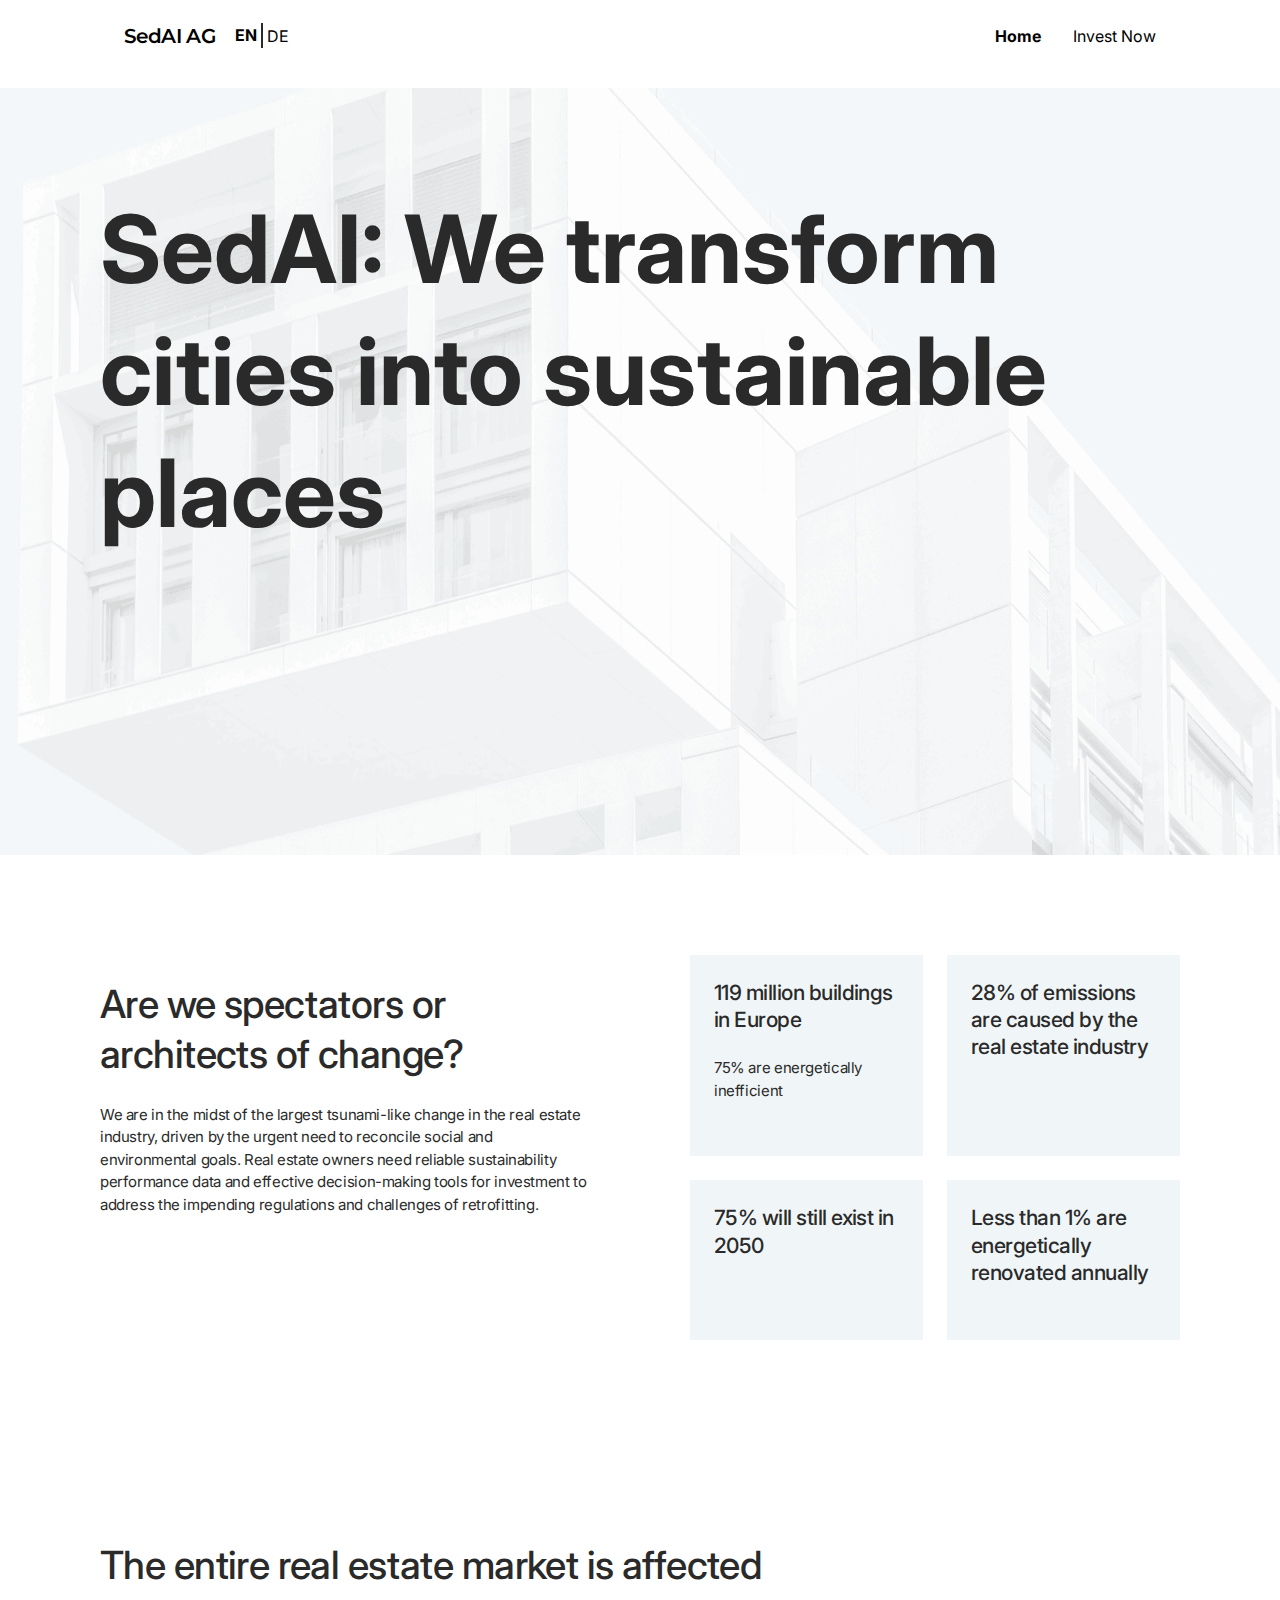
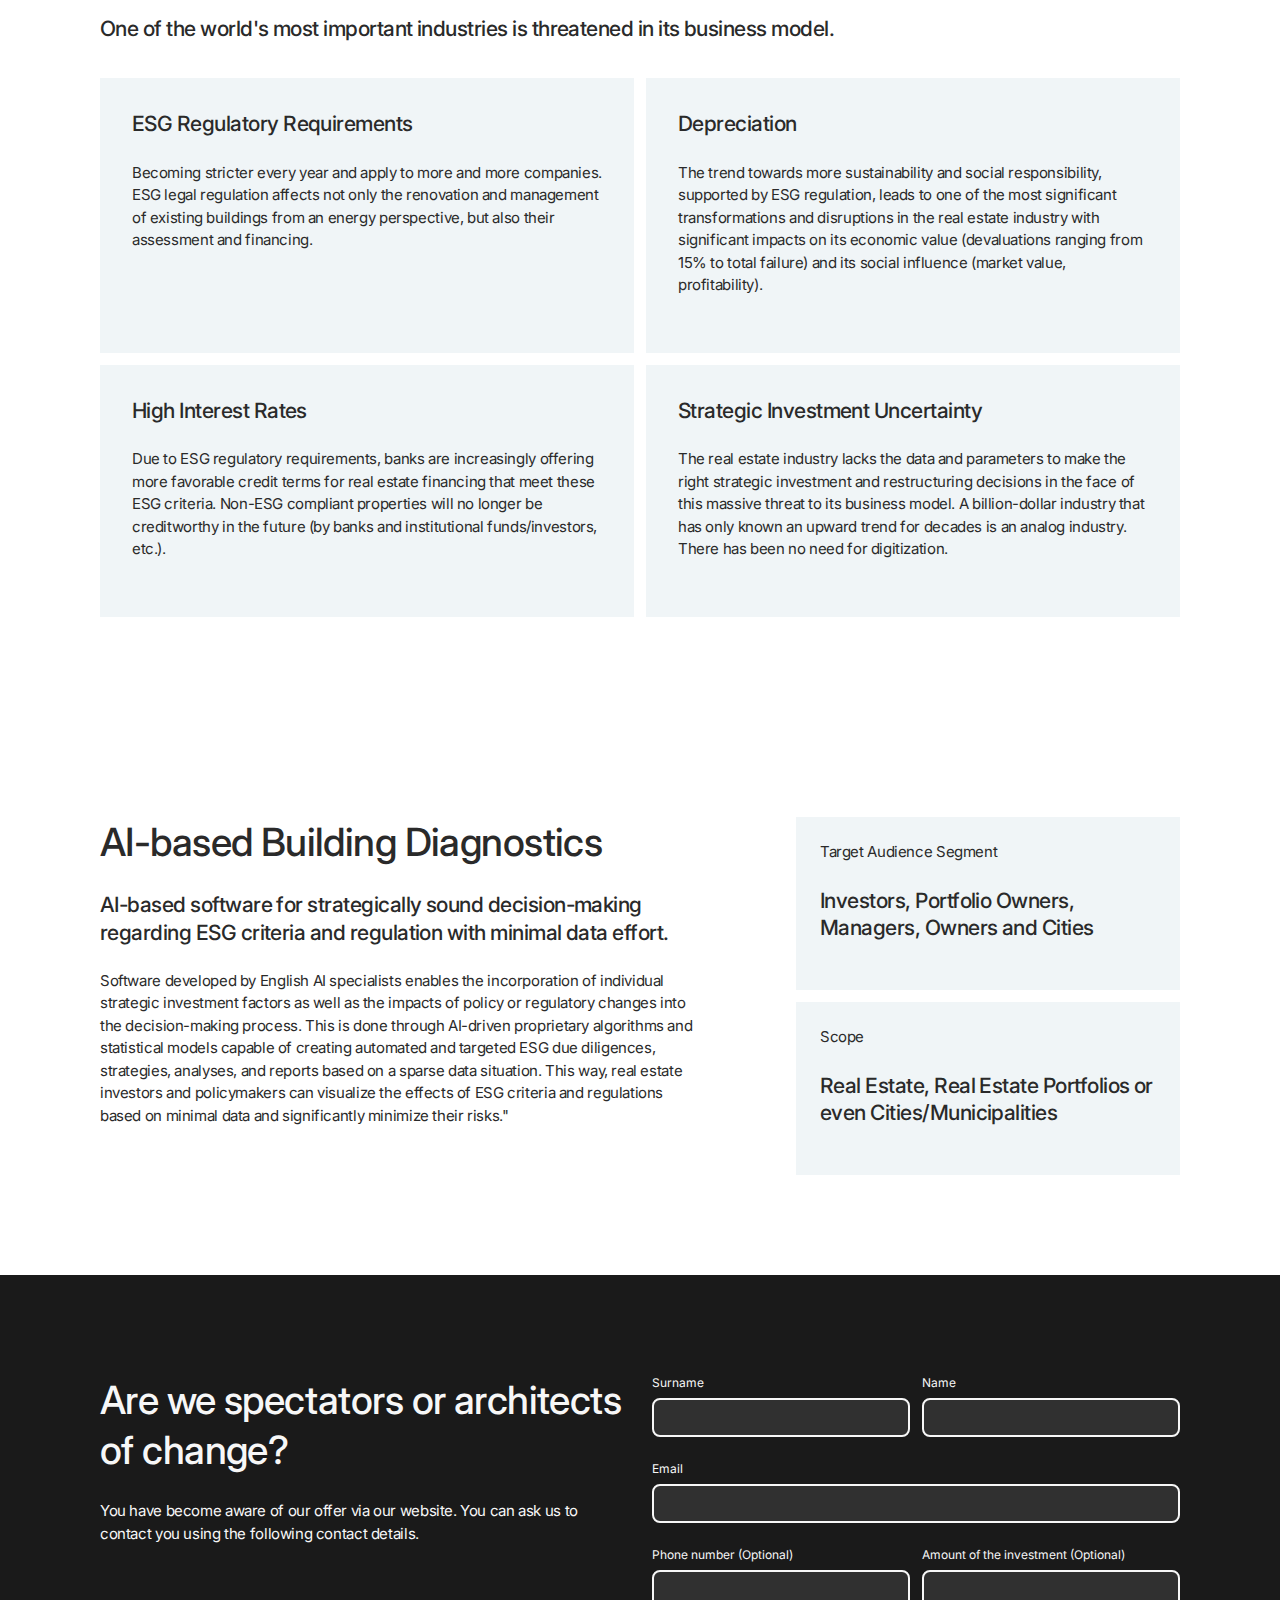
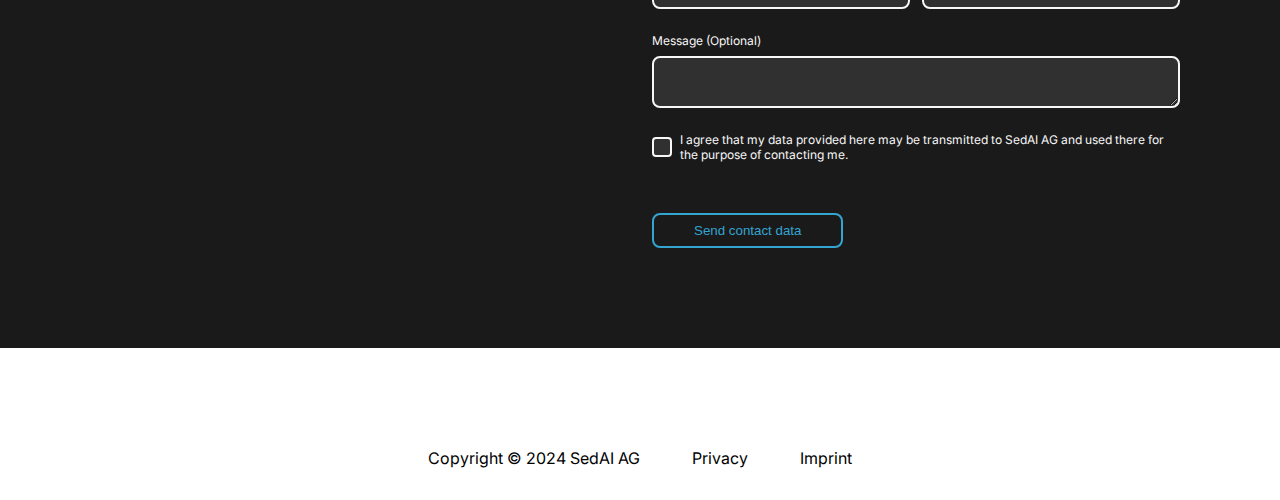
<file: website/index.html>
<!DOCTYPE html>
<html lang="en">
<head>
    <meta name='copyright' content='Copyright 2024. SedAI AG. All Rights Reserved.'>
    <meta charset="utf-8">
    <meta http-equiv="Cache-Control" content="no-cache, no-store, must-revalidate">
    <meta http-equiv="Pragma" content="no-cache">
    <meta http-equiv="Expires" content="0">
    <!--    <link rel="shortcut icon" href="favicon.ico">-->
    <title>SedAI AG</title>
    <link rel="stylesheet" href="css/main.css">
</head>
<body>
<header>
    <div class="wrapper header__wrapper">
        <a class="header__logo" href="/">SedAI AG</a>
        <div class="header__lang">
            <a class="header__lang-en header--active" href="/">EN</a>
            <a class="header__lang-de" href="/index_de.html">DE</a>
        </div>
        <div class="header__navi">
            <a class="header--active" href="/">Home</a>
            <a href="javascript:void(0)" data-scrollTo="#section-contact">Invest Now</a>
        </div>
    </div>
</header>
<div class="header-spacer"></div>

<section class="section-headline">
    <div class='wrapper'>
        <div class="h1-text"><h1>SedAI: We transform cities into sustainable places</h1></div>
    </div>
</section>


<section class="section-many-box wrapper">
    <div class="section-many-box__left">

        <h2 class="h2-text">Are we spectators or architects of change?</h2>
        <p class="text-standard">We are in the midst of the largest tsunami-like change in the real estate industry,
            driven by the urgent need to reconcile social and environmental goals. Real estate owners need reliable
            sustainability performance data and effective decision-making tools for investment to address the impending
            regulations and challenges of retrofitting.</p>
    </div>
    <div class="section-many-box__right">
        <div class="section-many-box__box">
            <p class="h3-text">119 million buildings in Europe</p>
            <p class="text-standard">75% are energetically inefficient</p>
        </div>
        <div class="section-many-box__box">
            <p class="h3-text">28% of emissions are caused by the real estate industry</p>
        </div>
        <div class="section-many-box__box">
            <p class="h3-text">75% will still exist in 2050</p>
        </div>
        <div class="section-many-box__box">
            <p class="h3-text">Less than 1% are energetically renovated annually</p>
        </div>
    </div>
</section>


<section class="section-four-boxes wrapper">
    <div class="section-four-boxes__head">
        <h2 class="h2-text">The entire real estate market is affected</h2>
        <p class="h3-text">One of the world's most important industries is threatened in its business model.</p>
    </div>

    <div class="section-four-boxes__box">
        <h3 class="h3-text">ESG Regulatory Requirements</h3>
        <p class="text-standard">Becoming stricter every year and apply to more and more companies. ESG legal regulation affects not only the renovation and management of
            existing buildings from an energy perspective, but also their assessment and financing.</p>
    </div>

    <div class="section-four-boxes__box">
        <h3 class="h3-text">Depreciation</h3>
        <p class="text-standard">The trend towards more sustainability and social responsibility, supported by ESG
            regulation, leads to one of the most significant transformations and disruptions in the real estate industry
            with significant impacts on its economic value (devaluations ranging from 15% to total failure) and its
            social influence (market value, profitability).</p>
    </div>

    <div class="section-four-boxes__box">
        <h3 class="h3-text">High Interest Rates</h3>
        <p class="text-standard">Due to ESG regulatory requirements, banks are increasingly offering more favorable
            credit
            terms for real estate financing that meet these ESG criteria. Non-ESG compliant properties will no longer be
            creditworthy in the future (by banks and institutional funds/investors, etc.).</p>
    </div>

    <div class="section-four-boxes__box">
        <h3 class="h3-text">Strategic Investment Uncertainty</h3>
        <p class="text-standard">The real estate industry lacks the data and parameters to make the right strategic
            investment and restructuring decisions in the face of this massive threat to its business model. A
            billion-dollar industry that has only known an upward trend for decades is an analog industry. There has
            been no
            need for digitization.</p>
    </div>
</section>


<section class="section-two-boxes wrapper">
    <div class="section-two-boxes__head">

    </div>
    <div class="section-two-boxes__text-wrapper">
        <div class="section-two-boxes__text">
            <h2 class="h2-text">AI-based Building Diagnostics</h2>
            <h3 class="h3-text">AI-based software for strategically sound decision-making regarding ESG criteria and
                regulation with minimal data effort.</h3>
            <p class="text-standard">Software developed by English AI specialists enables the incorporation of
                individual strategic investment factors as well as the impacts of policy or regulatory changes into the
                decision-making process. This is done through AI-driven proprietary algorithms and statistical models
                capable of creating automated and targeted ESG due diligences, strategies, analyses, and reports based
                on a sparse data situation. This way, real estate investors and policymakers can visualize the effects
                of ESG criteria and regulations based on minimal data and significantly minimize their risks."</p>
        </div>
        <div class="section-two-boxes__box-wrapper">
            <div class="section-two-boxes__box">
                <h3 class="text-standard text--bold">Target Audience Segment</h3>
                <p class="h3-text">Investors, Portfolio Owners, Managers, Owners and Cities</p>
            </div>
            <div class="section-two-boxes__box">
                <h3 class="text-standard text--bold">Scope</h3>
                <p class="h3-text">Real Estate, Real Estate Portfolios or even Cities/Municipalities</p>
            </div>
        </div>
    </div>
</section>

<section class="section-contact" id='section-contact'>
    <div class="wrapper">
        <div class='section-contact__headline'>
            <h2 class="h2-text">Are we spectators or architects of change?</h2>
            <p class="text-standard">You have become aware of our offer via our website. You can ask us to contact you using the following contact details.</p>
        </div>
        <form class='section-contact__form' id='contact-form'>
            <div class='form__row'>
                <label class='form__group'>
                    <span class='form__label'>Surname</span>
                    <input type='text' name='surname' class='form__input' required maxlength='100' />
                </label>
                <label class='form__group'>
                    <span class='form__label'>Name</span>
                    <input type='text' name='name' class='form__input' required maxlength='100' />
                </label>
            </div>
            <div class='form__row'>
                <label class='form__group'>
                    <span class='form__label'>Email</span>
                    <input type='email' name='email' class='form__input' required />
                </label>
            </div>
            <div class='form__row'>
                <label class='form__group'>
                    <span class='form__label'>Phone number (Optional)</span>
                    <input type='tel' name='phone' class='form__input' />
                </label>
                <label class='form__group'>
                    <span class='form__label'>Amount of the investment (Optional)</span>
                    <input type='number' name='investment_amount' class='form__input' />
                </label>
            </div>
            <div class='form__row'>
                <label class='form__group'>
                    <span class='form__label'>Message (Optional)</span>
                    <textarea name='message' class='form__input' rows='3'></textarea>
                </label>
            </div>
            <div class='form__row form__row_column'>
                <label class='form__group form__group--checkbox'>
                    <input type='checkbox' name='data_protection' class='form__input' id='input-data-protection' />
                    <span class='form__label'>I agree that my data provided here may be transmitted to SedAI AG and used there for the purpose of contacting me.</span>
                </label>
                <div class='form__error hide' id='data-protection-required'>Please opt-in data protection checkbox</div>
            </div>
            <div class='form-row form-row--buttons'>
                <button type='submit' class='form__button form__button--submit'>Send contact data</button>
            </div>
            <div class='form__overlay'
                data-message-success='Contact form was sent!'
                data-message-error='Something went wrong!'
            ></div>
        </form>
    </div>
</section>

<footer>
    <div class="wrapper footer__wrapper">
        <div class="footer__navi">
            <span class='footer__copyright'>Copyright © 2024 SedAI AG</span>
            <a href="/privacy.html">Privacy</a>
            <a href="/imprint.html">Imprint</a>
        </div>
    </div>
</footer>

</body>
<script src='./js/main.js'></script>
</html>
</file>
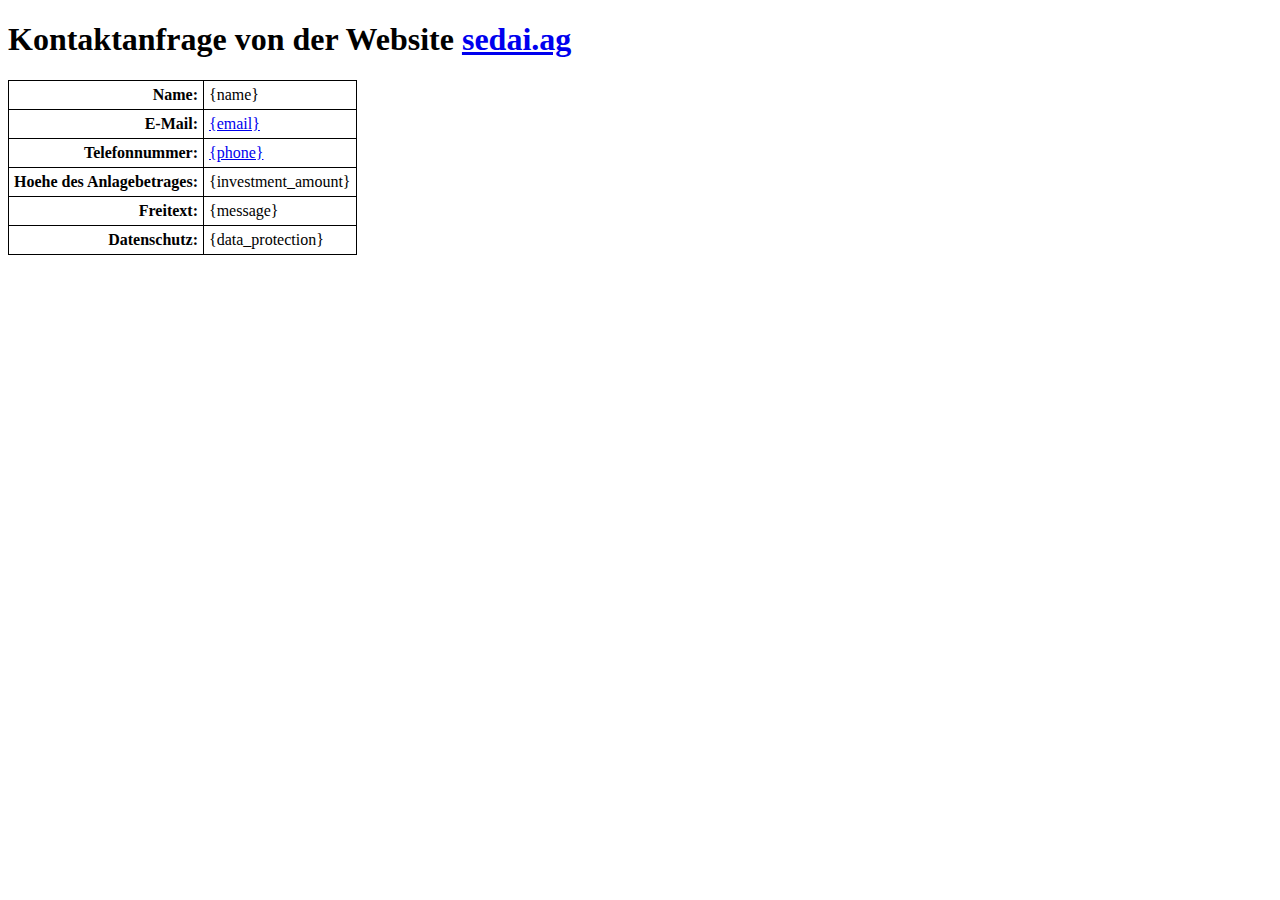
<file: website/contact_email.html>
<!doctype html>
<html lang="de">
<head>
    <meta name='copyright' content='Copyright 2024. SedAI AG. All Rights Reserved.'>
    <meta charset='UTF-8'>
    <meta name='viewport'
          content='width=device-width, user-scalable=no, initial-scale=1.0, maximum-scale=1.0, minimum-scale=1.0'>
    <meta http-equiv='X-UA-Compatible' content='ie=edge'>
    <title>Document</title>
</head>
<body>
    <h1>Kontaktanfrage von der Website <a href='https://sedai.ag'>sedai.ag</a></h1>
    <table style='border-collapse: collapse; border:1px solid #000; padding: 10px;'>
        <tbody>
            <tr>
                <td style='font-weight: bold; text-align: right; padding: 5px; border:1px solid #000; white-space: nowrap;'>Name:</td>
                <td style='padding: 5px; border:1px solid #000;'>{name}</td>
            </tr>
            <tr>
                <td style='font-weight: bold; text-align: right; padding: 5px; border:1px solid #000; white-space: nowrap;'>E-Mail:</td>
                <td style='padding: 5px; border:1px solid #000;'><a href='mailto:{email}'>{email}</a></td>
            </tr>
            <tr>
                <td style='font-weight: bold; text-align: right; padding: 5px; border:1px solid #000; white-space: nowrap;'>Telefonnummer:</td>
                <td style='padding: 5px; border:1px solid #000;'><a href='tel:{phone}'>{phone}</a></td>
            </tr>
            <tr>
                <td style='font-weight: bold; text-align: right; padding: 5px; border:1px solid #000; white-space: nowrap;'>Hoehe des Anlagebetrages:</td>
                <td style='padding: 5px; border:1px solid #000;'>{investment_amount}</td>
            </tr>
            <tr>
                <td style='font-weight: bold; text-align: right; padding: 5px; border:1px solid #000; white-space: nowrap;'>Freitext:</td>
                <td style='padding: 5px; border:1px solid #000;'>{message}</td>
            </tr>
            <tr>
                <td style='font-weight: bold; text-align: right; padding: 5px; border:1px solid #000; white-space: nowrap;'>Datenschutz:</td>
                <td style='padding: 5px; border:1px solid #000;'>{data_protection}</td>
            </tr>
        </tbody>
    </table>
</body>
</html>
</file>
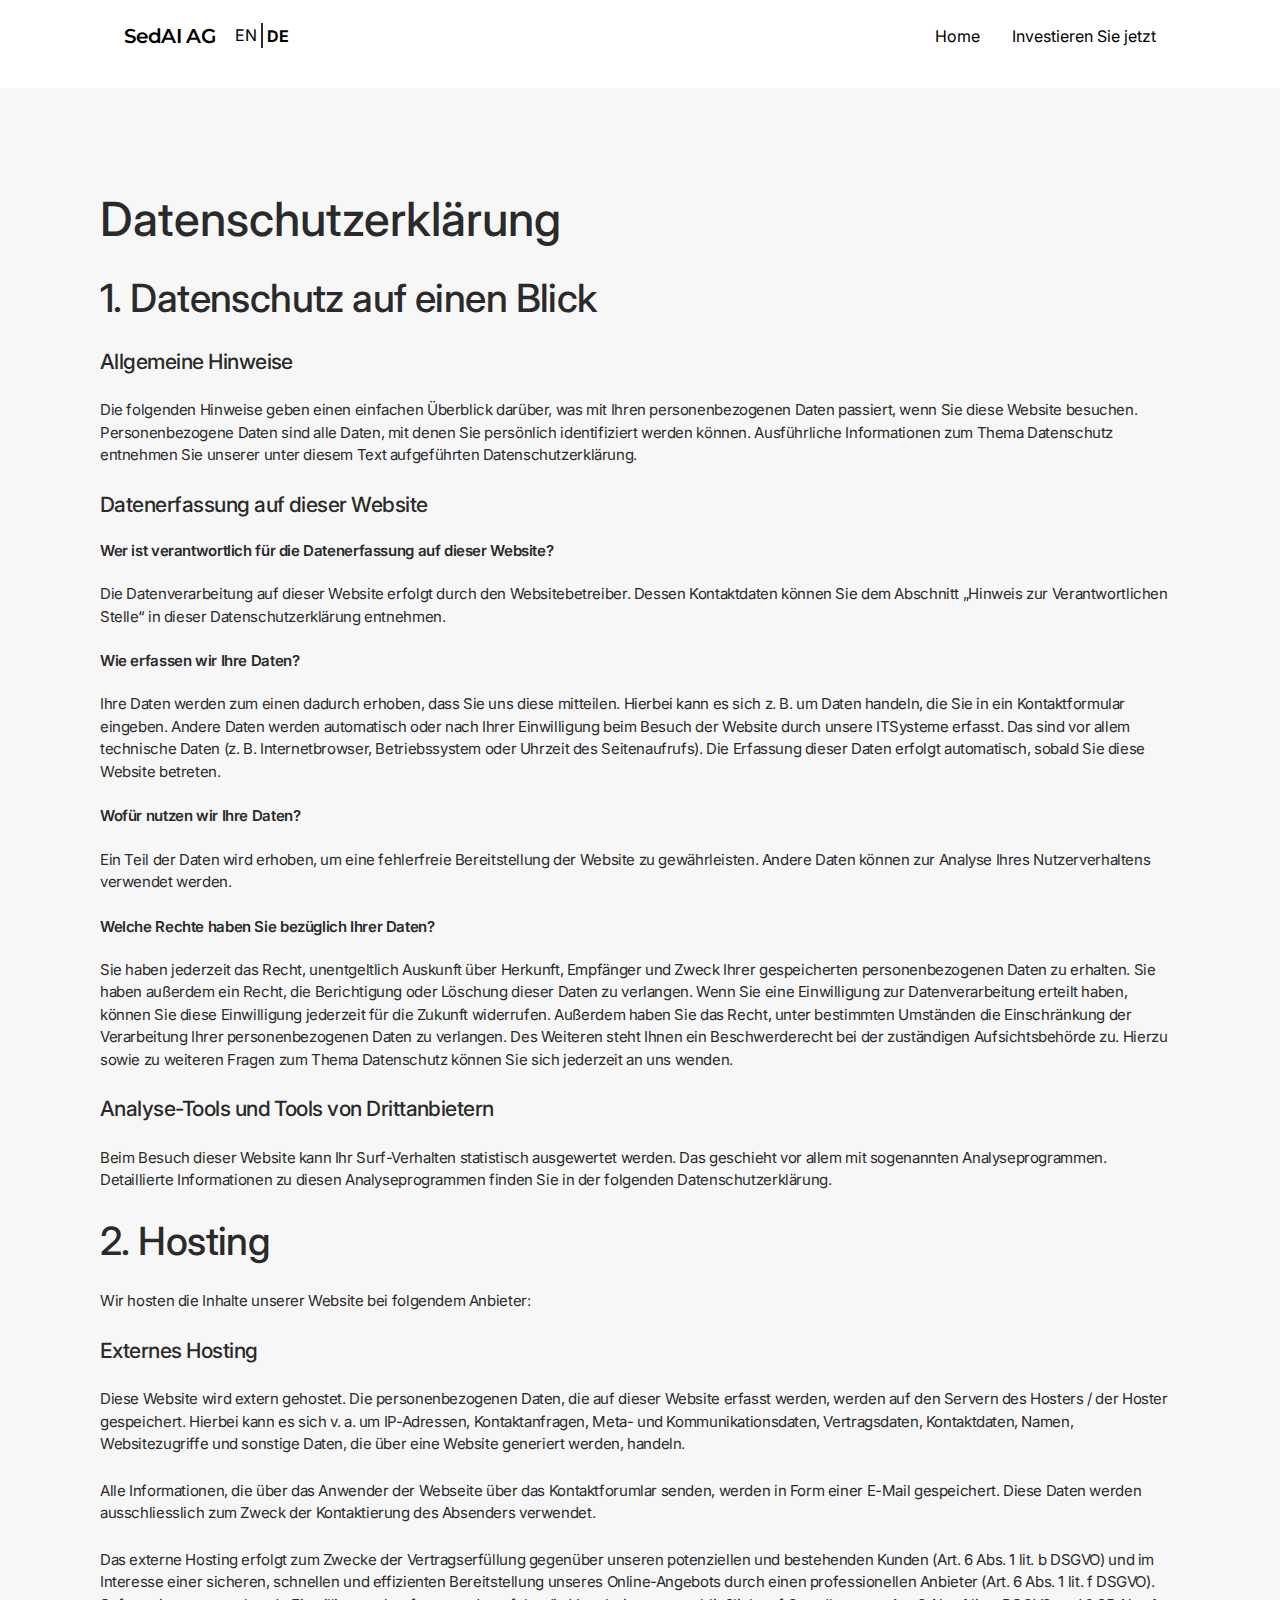
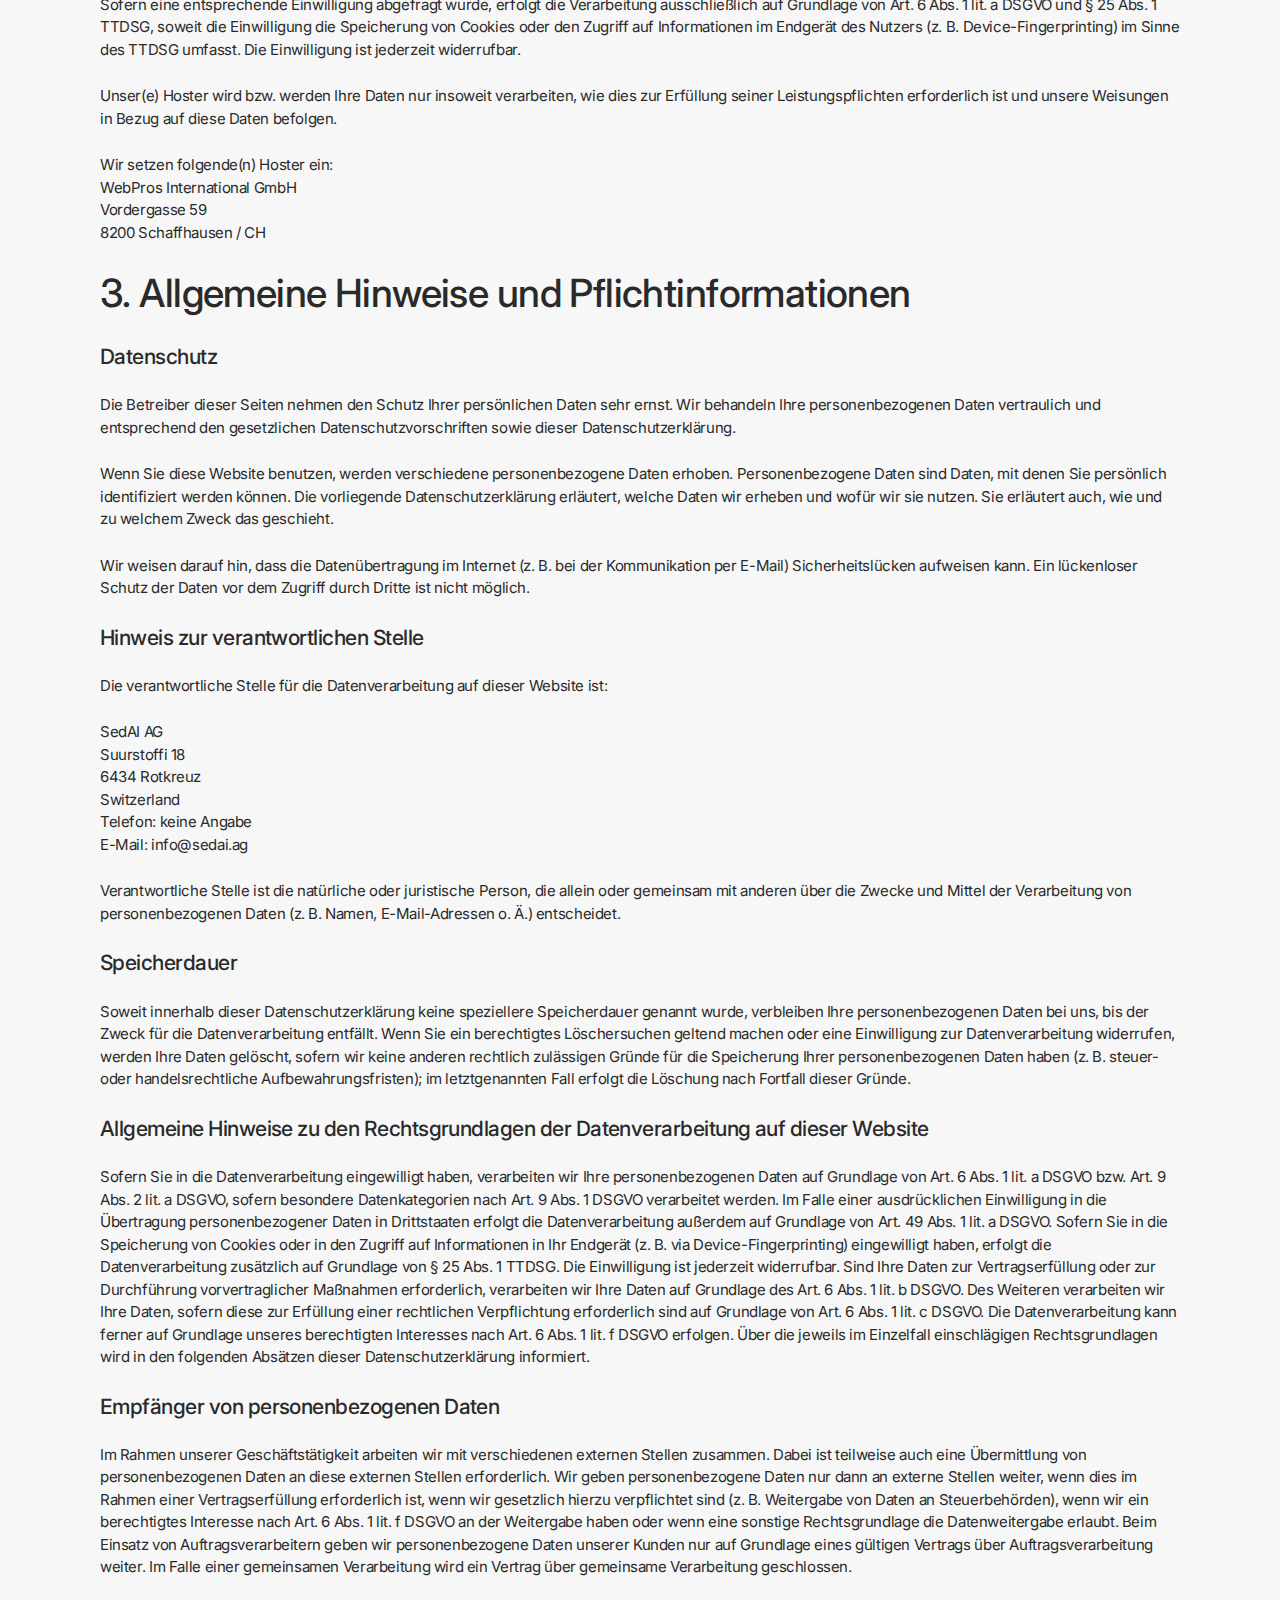
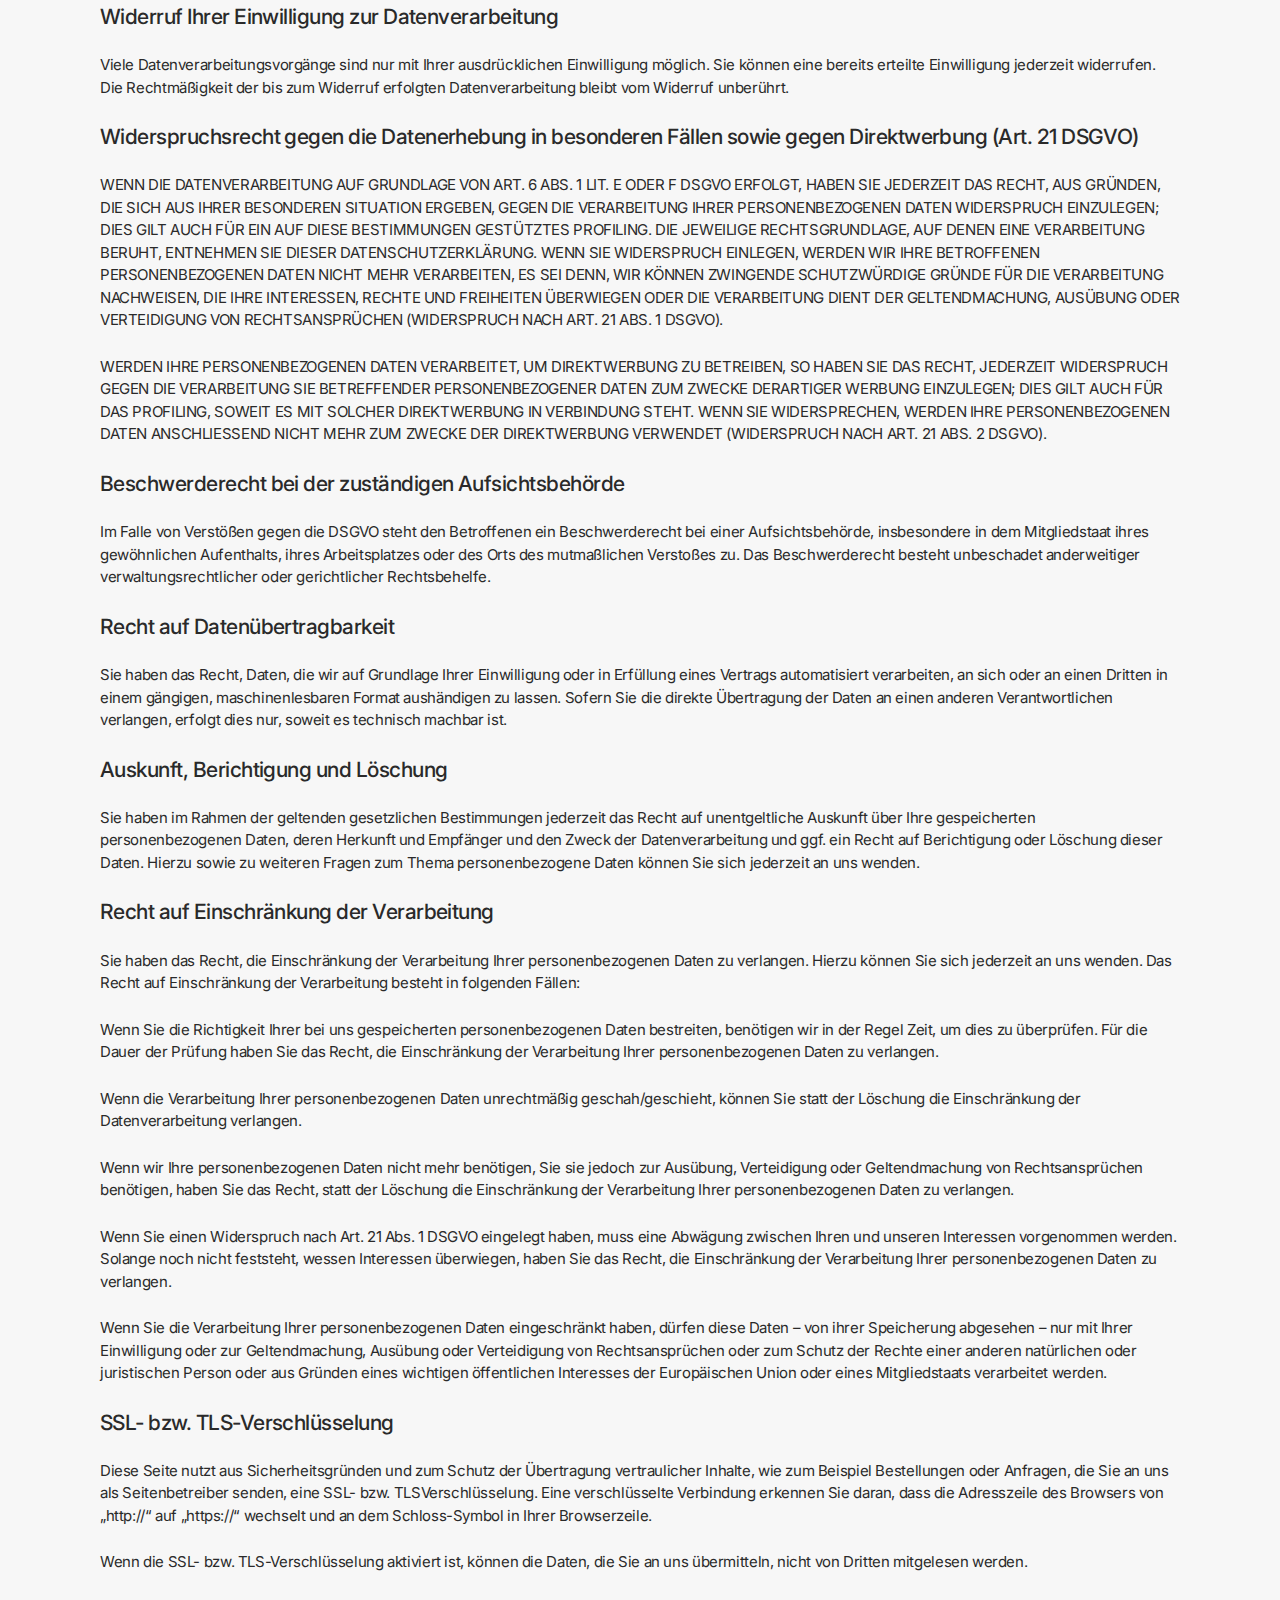
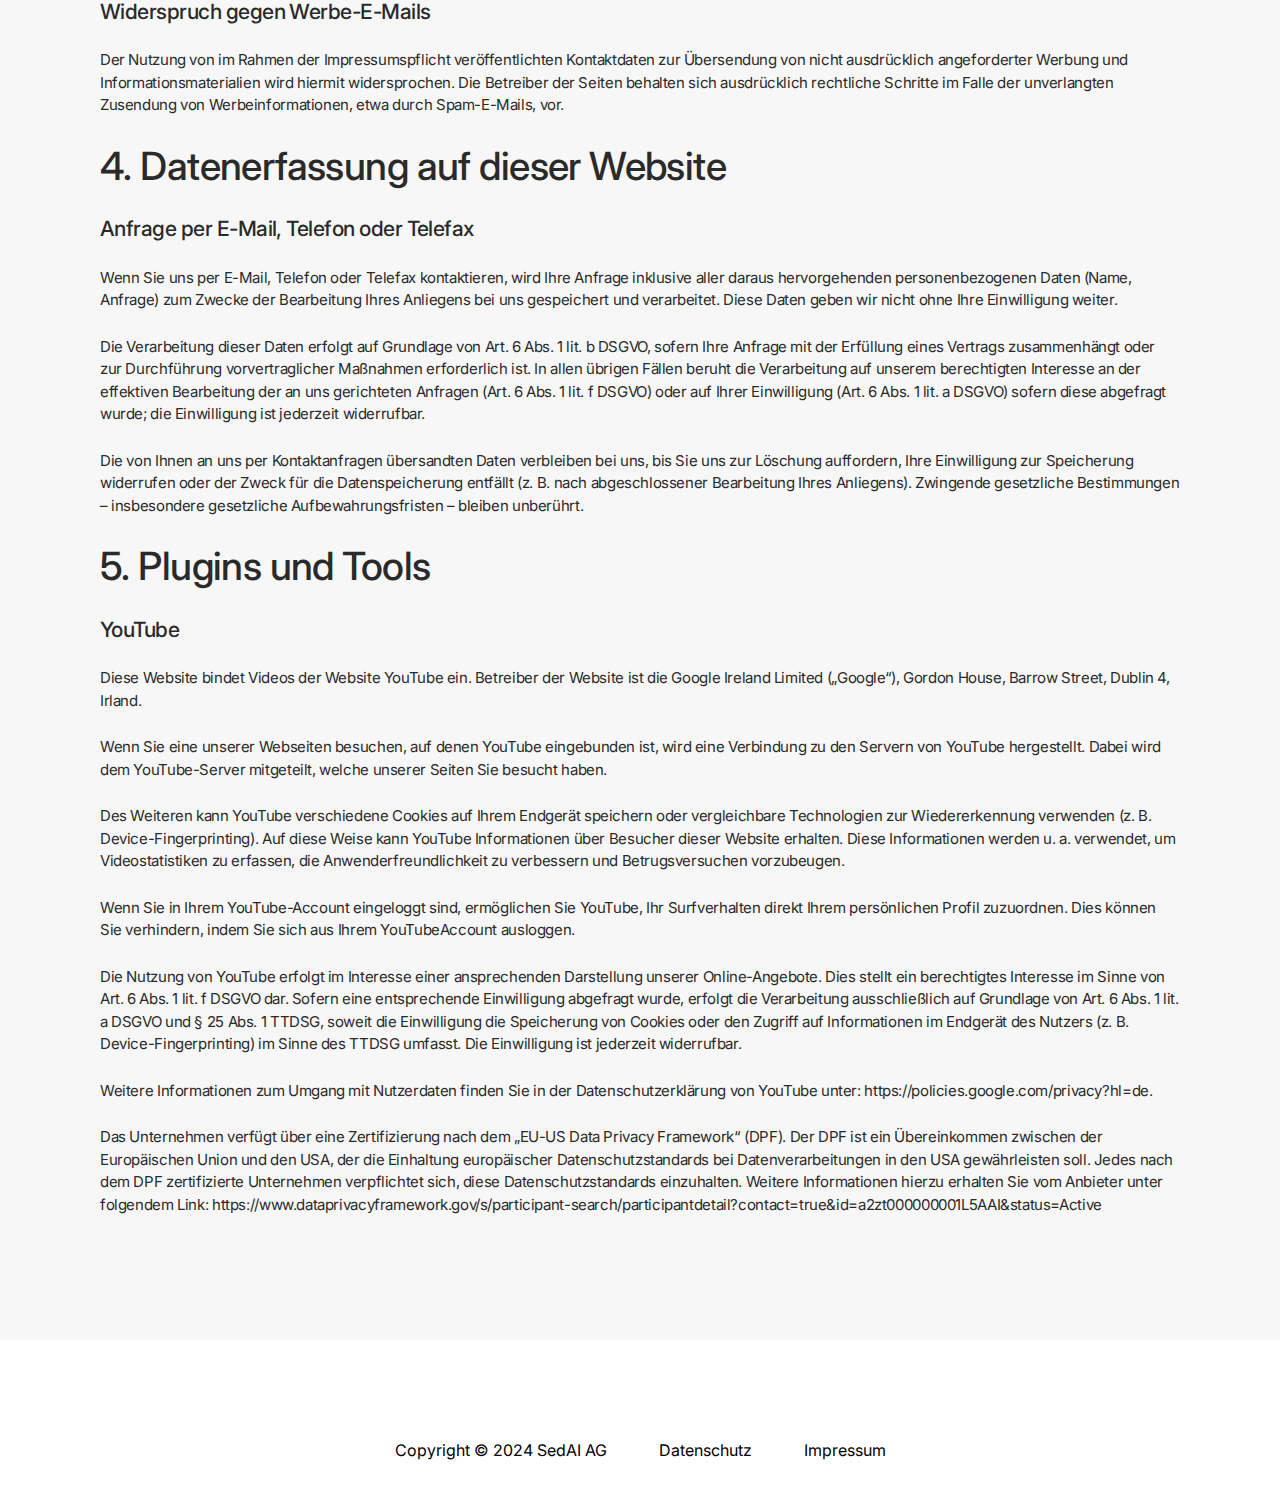
<file: website/datenschutz.html>
<!DOCTYPE html>
<html lang="de">
<head>
    <meta name='copyright' content='Copyright 2024. SedAI AG. All Rights Reserved.'>
    <meta charset="utf-8">
    <meta http-equiv="Cache-Control" content="no-cache">
    <!--    <link rel="shortcut icon" href="favicon.ico">-->
    <title>SedAI AG</title>
    <link rel="stylesheet" href="css/main.css">
</head>
<body>
<header>
    <div class="wrapper header__wrapper">
        <a class="header__logo" href="/index_de.html">SedAI AG</a>
        <div class="header__lang">
            <a class="header__lang-en" href="/privacy.html">EN</a>
            <a class="header__lang-de header--active" href="/datenschutz.html">DE</a>
        </div>
        <div class="header__navi">
            <a href="/">Home</a>
            <a href="mailto:info@sedai.ag">Investieren Sie jetzt</a>
        </div>
    </div>
</header>
<div class="header-spacer"></div>

<section class="section-privacy wrapper">
    <h1 class="h1-text">Datenschutzerklärung</h1>
    <h2 class="h2-text">1. Datenschutz auf einen Blick</h2>
    <h3 class="h3-text">Allgemeine Hinweise</h3>
    <p class="text-standard">Die folgenden Hinweise geben einen einfachen Überblick darüber, was mit Ihren personenbezogenen Daten
        passiert, wenn Sie diese Website besuchen. Personenbezogene Daten sind alle Daten, mit denen Sie
        persönlich identifiziert werden können. Ausführliche Informationen zum Thema Datenschutz entnehmen
        Sie unserer unter diesem Text aufgeführten Datenschutzerklärung.</p>
    <h3 class="h3-text">Datenerfassung auf dieser Website</h3>
    <p class="text-standard text--fett">Wer ist verantwortlich für die Datenerfassung auf dieser Website?</p>
    <p class="text-standard">Die Datenverarbeitung auf dieser Website erfolgt durch den Websitebetreiber. Dessen Kontaktdaten können Sie dem Abschnitt „Hinweis zur Verantwortlichen Stelle“ in dieser Datenschutzerklärung entnehmen.</p>
    <p class="text-standard text--fett">Wie erfassen wir Ihre Daten?</p>
    <p class="text-standard">Ihre Daten werden zum einen dadurch erhoben, dass Sie uns diese mitteilen. Hierbei kann es sich z. B. um Daten handeln, die Sie in ein Kontaktformular eingeben. Andere Daten werden automatisch oder nach Ihrer Einwilligung beim Besuch der Website durch unsere ITSysteme erfasst. Das sind vor allem technische Daten (z. B. Internetbrowser, Betriebssystem oder Uhrzeit des Seitenaufrufs). Die Erfassung dieser Daten erfolgt automatisch, sobald Sie diese Website betreten.</p>
    <p class="text-standard text--fett">Wofür nutzen wir Ihre Daten?</p>
    <p class="text-standard">Ein Teil der Daten wird erhoben, um eine fehlerfreie Bereitstellung der Website zu gewährleisten. Andere Daten können zur Analyse Ihres Nutzerverhaltens verwendet werden.</p>
    <p class="text-standard text--fett">Welche Rechte haben Sie bezüglich Ihrer Daten?</p>
    <p class="text-standard">Sie haben jederzeit das Recht, unentgeltlich Auskunft über Herkunft, Empfänger und Zweck Ihrer gespeicherten personenbezogenen Daten zu erhalten. Sie haben außerdem ein Recht, die Berichtigung oder Löschung dieser Daten zu verlangen. Wenn Sie eine Einwilligung zur Datenverarbeitung erteilt haben, können Sie diese Einwilligung jederzeit für die Zukunft widerrufen. Außerdem haben Sie das Recht, unter bestimmten Umständen die Einschränkung der Verarbeitung Ihrer personenbezogenen Daten zu verlangen. Des Weiteren steht Ihnen ein Beschwerderecht bei der zuständigen Aufsichtsbehörde zu. Hierzu sowie zu weiteren Fragen zum Thema Datenschutz können Sie sich jederzeit an uns wenden.</p>
    <h3 class="h3-text">Analyse-Tools und Tools von Drittanbietern</h3>
    <p class="text-standard">Beim Besuch dieser Website kann Ihr Surf-Verhalten statistisch ausgewertet werden. Das geschieht vor allem mit sogenannten Analyseprogrammen. Detaillierte Informationen zu diesen Analyseprogrammen finden Sie in der folgenden Datenschutzerklärung.</p>
    <h2 class="h2-text">2. Hosting</h2>
    <p class="text-standard">Wir hosten die Inhalte unserer Website bei folgendem Anbieter:</p>
    <h3 class="h3-text">Externes Hosting</h3>
    <p class="text-standard">Diese Website wird extern gehostet. Die personenbezogenen Daten, die auf dieser Website erfasst werden, werden auf den Servern des Hosters / der Hoster gespeichert. Hierbei kann es sich v. a. um IP-Adressen, Kontaktanfragen, Meta- und Kommunikationsdaten, Vertragsdaten, Kontaktdaten, Namen, Websitezugriffe und sonstige Daten, die über eine Website generiert werden, handeln.</p>
    <p class="text-standard">Alle Informationen, die über das Anwender der Webseite über das Kontaktforumlar senden, werden in Form einer E-Mail gespeichert. Diese Daten werden ausschliesslich zum Zweck der Kontaktierung des Absenders verwendet.</p>
    <p class="text-standard">Das externe Hosting erfolgt zum Zwecke der Vertragserfüllung gegenüber unseren potenziellen und
bestehenden Kunden (Art. 6 Abs. 1 lit. b DSGVO) und im Interesse einer sicheren, schnellen und effizienten
Bereitstellung unseres Online-Angebots durch einen professionellen Anbieter (Art. 6 Abs. 1 lit. f DSGVO).
Sofern eine entsprechende Einwilligung abgefragt wurde, erfolgt die Verarbeitung ausschließlich auf
Grundlage von Art. 6 Abs. 1 lit. a DSGVO und § 25 Abs. 1 TTDSG, soweit die Einwilligung die Speicherung
von Cookies oder den Zugriff auf Informationen im Endgerät des Nutzers (z. B. Device-Fingerprinting) im
        Sinne des TTDSG umfasst. Die Einwilligung ist jederzeit widerrufbar.</p>
    <p class="text-standard">Unser(e) Hoster wird bzw. werden Ihre Daten nur insoweit verarbeiten, wie dies zur Erfüllung seiner
    Leistungspflichten erforderlich ist und unsere Weisungen in Bezug auf diese Daten befolgen.</p>
    <p class="text-standard">Wir setzen folgende(n) Hoster ein:</br>
WebPros International GmbH</br>
Vordergasse 59</br>
        8200 Schaffhausen / CH</p>
    <h2 class="h2-text">3. Allgemeine Hinweise und Pflichtinformationen</h2>
    <h3 class="h3-text">Datenschutz</h3>
    <p class="text-standard">Die Betreiber dieser Seiten nehmen den Schutz Ihrer persönlichen Daten sehr ernst. Wir behandeln Ihre
personenbezogenen Daten vertraulich und entsprechend den gesetzlichen Datenschutzvorschriften sowie
        dieser Datenschutzerklärung.</p>
    <p class="text-standard">Wenn Sie diese Website benutzen, werden verschiedene personenbezogene Daten erhoben.
Personenbezogene Daten sind Daten, mit denen Sie persönlich identifiziert werden können. Die vorliegende
Datenschutzerklärung erläutert, welche Daten wir erheben und wofür wir sie nutzen. Sie erläutert auch, wie
        und zu welchem Zweck das geschieht.</p>
    <p class="text-standard">Wir weisen darauf hin, dass die Datenübertragung im Internet (z. B. bei der Kommunikation per E-Mail)
Sicherheitslücken aufweisen kann. Ein lückenloser Schutz der Daten vor dem Zugriff durch Dritte ist nicht
        möglich.</p>
    <h3 class="h3-text">Hinweis zur verantwortlichen Stelle</h3>
    <p class="text-standard">Die verantwortliche Stelle für die Datenverarbeitung auf dieser Website ist:</p>
    <p class="text-standard">SedAI AG</br>
Suurstoffi 18</br>
6434 Rotkreuz</br>
Switzerland</br>
Telefon: keine Angabe</br>
E-Mail: info@sedai.ag</p>
    <p class="text-standard">Verantwortliche Stelle ist die natürliche oder juristische Person, die allein oder gemeinsam mit anderen über
die Zwecke und Mittel der Verarbeitung von personenbezogenen Daten (z. B. Namen, E-Mail-Adressen o. Ä.)
        entscheidet.</p>
    <h3 class="h3-text">Speicherdauer</h3>
    <p class="text-standard">Soweit innerhalb dieser Datenschutzerklärung keine speziellere Speicherdauer genannt wurde, verbleiben
Ihre personenbezogenen Daten bei uns, bis der Zweck für die Datenverarbeitung entfällt. Wenn Sie ein
berechtigtes Löschersuchen geltend machen oder eine Einwilligung zur Datenverarbeitung widerrufen,
werden Ihre Daten gelöscht, sofern wir keine anderen rechtlich zulässigen Gründe für die Speicherung Ihrer
personenbezogenen Daten haben (z. B. steuer- oder handelsrechtliche Aufbewahrungsfristen); im
        letztgenannten Fall erfolgt die Löschung nach Fortfall dieser Gründe.</p>
    <h3 class="h3-text">Allgemeine Hinweise zu den Rechtsgrundlagen der Datenverarbeitung auf dieser
        Website</h3>
    <p class="text-standard">Sofern Sie in die Datenverarbeitung eingewilligt haben, verarbeiten wir Ihre personenbezogenen Daten auf
Grundlage von Art. 6 Abs. 1 lit. a DSGVO bzw. Art. 9 Abs. 2 lit. a DSGVO, sofern besondere Datenkategorien
nach Art. 9 Abs. 1 DSGVO verarbeitet werden. Im Falle einer ausdrücklichen Einwilligung in die Übertragung
personenbezogener Daten in Drittstaaten erfolgt die Datenverarbeitung außerdem auf Grundlage von Art.
49 Abs. 1 lit. a DSGVO. Sofern Sie in die Speicherung von Cookies oder in den Zugriff auf Informationen in
Ihr Endgerät (z. B. via Device-Fingerprinting) eingewilligt haben, erfolgt die Datenverarbeitung zusätzlich
auf Grundlage von § 25 Abs. 1 TTDSG. Die Einwilligung ist jederzeit widerrufbar. Sind Ihre Daten zur
Vertragserfüllung oder zur Durchführung vorvertraglicher Maßnahmen erforderlich, verarbeiten wir Ihre
Daten auf Grundlage des Art. 6 Abs. 1 lit. b DSGVO. Des Weiteren verarbeiten wir Ihre Daten, sofern diese
zur Erfüllung einer rechtlichen Verpflichtung erforderlich sind auf Grundlage von Art. 6 Abs. 1 lit. c DSGVO.
Die Datenverarbeitung kann ferner auf Grundlage unseres berechtigten Interesses nach Art. 6 Abs. 1 lit. f
DSGVO erfolgen. Über die jeweils im Einzelfall einschlägigen Rechtsgrundlagen wird in den folgenden
Absätzen dieser Datenschutzerklärung informiert.</p>
    <h3 class="h3-text">Empfänger von personenbezogenen Daten</h3>
    <p class="text-standard">Im Rahmen unserer Geschäftstätigkeit arbeiten wir mit verschiedenen externen Stellen zusammen. Dabei
ist teilweise auch eine Übermittlung von personenbezogenen Daten an diese externen Stellen erforderlich.
Wir geben personenbezogene Daten nur dann an externe Stellen weiter, wenn dies im Rahmen einer
Vertragserfüllung erforderlich ist, wenn wir gesetzlich hierzu verpflichtet sind (z. B. Weitergabe von Daten
an Steuerbehörden), wenn wir ein berechtigtes Interesse nach Art. 6 Abs. 1 lit. f DSGVO an der Weitergabe
haben oder wenn eine sonstige Rechtsgrundlage die Datenweitergabe erlaubt. Beim Einsatz von
Auftragsverarbeitern geben wir personenbezogene Daten unserer Kunden nur auf Grundlage eines gültigen
Vertrags über Auftragsverarbeitung weiter. Im Falle einer gemeinsamen Verarbeitung wird ein Vertrag über
gemeinsame Verarbeitung geschlossen.</p>
    <h3 class="h3-text">Widerruf Ihrer Einwilligung zur Datenverarbeitung</h3>
    <p class="text-standard">Viele Datenverarbeitungsvorgänge sind nur mit Ihrer ausdrücklichen Einwilligung möglich. Sie können eine
bereits erteilte Einwilligung jederzeit widerrufen. Die Rechtmäßigkeit der bis zum Widerruf erfolgten
        Datenverarbeitung bleibt vom Widerruf unberührt.</p>
    <h3 class="h3-text">Widerspruchsrecht gegen die Datenerhebung in besonderen Fällen sowie gegen
        Direktwerbung (Art. 21 DSGVO)</h3>
    <p class="text-standard">WENN DIE DATENVERARBEITUNG AUF GRUNDLAGE VON ART. 6 ABS. 1 LIT. E ODER F DSGVO
ERFOLGT, HABEN SIE JEDERZEIT DAS RECHT, AUS GRÜNDEN, DIE SICH AUS IHRER BESONDEREN
SITUATION ERGEBEN, GEGEN DIE VERARBEITUNG IHRER PERSONENBEZOGENEN DATEN
WIDERSPRUCH EINZULEGEN; DIES GILT AUCH FÜR EIN AUF DIESE BESTIMMUNGEN GESTÜTZTES
PROFILING. DIE JEWEILIGE RECHTSGRUNDLAGE, AUF DENEN EINE VERARBEITUNG BERUHT,
ENTNEHMEN SIE DIESER DATENSCHUTZERKLÄRUNG. WENN SIE WIDERSPRUCH EINLEGEN,
WERDEN WIR IHRE BETROFFENEN PERSONENBEZOGENEN DATEN NICHT MEHR VERARBEITEN, ES
SEI DENN, WIR KÖNNEN ZWINGENDE SCHUTZWÜRDIGE GRÜNDE FÜR DIE VERARBEITUNG
NACHWEISEN, DIE IHRE INTERESSEN, RECHTE UND FREIHEITEN ÜBERWIEGEN ODER DIE
VERARBEITUNG DIENT DER GELTENDMACHUNG, AUSÜBUNG ODER VERTEIDIGUNG VON
RECHTSANSPRÜCHEN (WIDERSPRUCH NACH ART. 21 ABS. 1 DSGVO).</p>
    <p class="text-standard">WERDEN IHRE PERSONENBEZOGENEN DATEN VERARBEITET, UM DIREKTWERBUNG ZU BETREIBEN,
SO HABEN SIE DAS RECHT, JEDERZEIT WIDERSPRUCH GEGEN DIE VERARBEITUNG SIE
BETREFFENDER PERSONENBEZOGENER DATEN ZUM ZWECKE DERARTIGER WERBUNG
EINZULEGEN; DIES GILT AUCH FÜR DAS PROFILING, SOWEIT ES MIT SOLCHER DIREKTWERBUNG IN
VERBINDUNG STEHT. WENN SIE WIDERSPRECHEN, WERDEN IHRE PERSONENBEZOGENEN DATEN
ANSCHLIESSEND NICHT MEHR ZUM ZWECKE DER DIREKTWERBUNG VERWENDET (WIDERSPRUCH
        NACH ART. 21 ABS. 2 DSGVO).</p>
    <h3 class="h3-text">Beschwerderecht bei der zuständigen Aufsichtsbehörde</h3>
    <p class="text-standard">Im Falle von Verstößen gegen die DSGVO steht den Betroffenen ein Beschwerderecht bei einer
Aufsichtsbehörde, insbesondere in dem Mitgliedstaat ihres gewöhnlichen Aufenthalts, ihres Arbeitsplatzes
oder des Orts des mutmaßlichen Verstoßes zu. Das Beschwerderecht besteht unbeschadet anderweitiger
        verwaltungsrechtlicher oder gerichtlicher Rechtsbehelfe.</p>
    <h3 class="h3-text">Recht auf Datenübertragbarkeit</h3>
    <p class="text-standard">Sie haben das Recht, Daten, die wir auf Grundlage Ihrer Einwilligung oder in Erfüllung eines Vertrags
automatisiert verarbeiten, an sich oder an einen Dritten in einem gängigen, maschinenlesbaren Format
aushändigen zu lassen. Sofern Sie die direkte Übertragung der Daten an einen anderen Verantwortlichen
        verlangen, erfolgt dies nur, soweit es technisch machbar ist.</p>
    <h3 class="h3-text">Auskunft, Berichtigung und Löschung</h3>
    <p class="text-standard">Sie haben im Rahmen der geltenden gesetzlichen Bestimmungen jederzeit das Recht auf unentgeltliche
Auskunft über Ihre gespeicherten personenbezogenen Daten, deren Herkunft und Empfänger und den
Zweck der Datenverarbeitung und ggf. ein Recht auf Berichtigung oder Löschung dieser Daten. Hierzu sowie
        zu weiteren Fragen zum Thema personenbezogene Daten können Sie sich jederzeit an uns wenden.</p>
    <h3 class="h3-text">Recht auf Einschränkung der Verarbeitung</h3>
    <p class="text-standard">Sie haben das Recht, die Einschränkung der Verarbeitung Ihrer personenbezogenen Daten zu verlangen.
Hierzu können Sie sich jederzeit an uns wenden. Das Recht auf Einschränkung der Verarbeitung besteht in
folgenden Fällen:</p>
<ul>
    <li class="text-standard">Wenn Sie die Richtigkeit Ihrer bei uns gespeicherten personenbezogenen Daten bestreiten, benötigen wir
in der Regel Zeit, um dies zu überprüfen. Für die Dauer der Prüfung haben Sie das Recht, die
Einschränkung der Verarbeitung Ihrer personenbezogenen Daten zu verlangen.</li>
    <li class="text-standard">Wenn die Verarbeitung Ihrer personenbezogenen Daten unrechtmäßig geschah/geschieht, können Sie
statt der Löschung die Einschränkung der Datenverarbeitung verlangen.</li>
    <li class="text-standard">Wenn wir Ihre personenbezogenen Daten nicht mehr benötigen, Sie sie jedoch zur Ausübung,
Verteidigung oder Geltendmachung von Rechtsansprüchen benötigen, haben Sie das Recht, statt der
Löschung die Einschränkung der Verarbeitung Ihrer personenbezogenen Daten zu verlangen.</li>
    <li class="text-standard">Wenn Sie einen Widerspruch nach Art. 21 Abs. 1 DSGVO eingelegt haben, muss eine Abwägung zwischen
Ihren und unseren Interessen vorgenommen werden. Solange noch nicht feststeht, wessen Interessen
überwiegen, haben Sie das Recht, die Einschränkung der Verarbeitung Ihrer personenbezogenen Daten
zu verlangen.</li>
</ul>
    <p class="text-standard">Wenn Sie die Verarbeitung Ihrer personenbezogenen Daten eingeschränkt haben, dürfen diese Daten – von
ihrer Speicherung abgesehen – nur mit Ihrer Einwilligung oder zur Geltendmachung, Ausübung oder
Verteidigung von Rechtsansprüchen oder zum Schutz der Rechte einer anderen natürlichen oder
juristischen Person oder aus Gründen eines wichtigen öffentlichen Interesses der Europäischen Union oder
eines Mitgliedstaats verarbeitet werden.</p>
    <h3 class="h3-text">SSL- bzw. TLS-Verschlüsselung</h3>
    <p class="text-standard">Diese Seite nutzt aus Sicherheitsgründen und zum Schutz der Übertragung vertraulicher Inhalte, wie zum
Beispiel Bestellungen oder Anfragen, die Sie an uns als Seitenbetreiber senden, eine SSL- bzw. TLSVerschlüsselung. Eine verschlüsselte Verbindung erkennen Sie daran, dass die Adresszeile des Browsers von
        „http://“ auf „https://“ wechselt und an dem Schloss-Symbol in Ihrer Browserzeile.</p>
    <p class="text-standard">Wenn die SSL- bzw. TLS-Verschlüsselung aktiviert ist, können die Daten, die Sie an uns übermitteln, nicht
        von Dritten mitgelesen werden.</p>
    <h3 class="h3-text">Widerspruch gegen Werbe-E-Mails</h3>
    <p class="text-standard">Der Nutzung von im Rahmen der Impressumspflicht veröffentlichten Kontaktdaten zur Übersendung von
nicht ausdrücklich angeforderter Werbung und Informationsmaterialien wird hiermit widersprochen. Die
Betreiber der Seiten behalten sich ausdrücklich rechtliche Schritte im Falle der unverlangten Zusendung von
        Werbeinformationen, etwa durch Spam-E-Mails, vor.</p>
    <h2 class="h2-text">4. Datenerfassung auf dieser Website</h2>
    <h3 class="h3-text">Anfrage per E-Mail, Telefon oder Telefax</h3>
    <p class="text-standard">Wenn Sie uns per E-Mail, Telefon oder Telefax kontaktieren, wird Ihre Anfrage inklusive aller daraus
hervorgehenden personenbezogenen Daten (Name, Anfrage) zum Zwecke der Bearbeitung Ihres Anliegens
        bei uns gespeichert und verarbeitet. Diese Daten geben wir nicht ohne Ihre Einwilligung weiter.</p>
    <p class="text-standard">Die Verarbeitung dieser Daten erfolgt auf Grundlage von Art. 6 Abs. 1 lit. b DSGVO, sofern Ihre Anfrage mit
der Erfüllung eines Vertrags zusammenhängt oder zur Durchführung vorvertraglicher Maßnahmen
erforderlich ist. In allen übrigen Fällen beruht die Verarbeitung auf unserem berechtigten Interesse an der
effektiven Bearbeitung der an uns gerichteten Anfragen (Art. 6 Abs. 1 lit. f DSGVO) oder auf Ihrer
Einwilligung (Art. 6 Abs. 1 lit. a DSGVO) sofern diese abgefragt wurde; die Einwilligung ist jederzeit
        widerrufbar.</p>
    <p class="text-standard">Die von Ihnen an uns per Kontaktanfragen übersandten Daten verbleiben bei uns, bis Sie uns zur Löschung
auffordern, Ihre Einwilligung zur Speicherung widerrufen oder der Zweck für die Datenspeicherung entfällt
(z. B. nach abgeschlossener Bearbeitung Ihres Anliegens). Zwingende gesetzliche Bestimmungen –
        insbesondere gesetzliche Aufbewahrungsfristen – bleiben unberührt.</p>
    <h2 class="h2-text">5. Plugins und Tools</h2>
    <h3 class="h3-text">YouTube</h3>
    <p class="text-standard">Diese Website bindet Videos der Website YouTube ein. Betreiber der Website ist die Google Ireland Limited
(„Google“), Gordon House, Barrow Street, Dublin 4, Irland.</p>
    <p class="text-standard">Wenn Sie eine unserer Webseiten besuchen, auf denen YouTube eingebunden ist, wird eine Verbindung zu
den Servern von YouTube hergestellt. Dabei wird dem YouTube-Server mitgeteilt, welche unserer Seiten Sie
besucht haben.</p>
    <p class="text-standard">Des Weiteren kann YouTube verschiedene Cookies auf Ihrem Endgerät speichern oder vergleichbare
Technologien zur Wiedererkennung verwenden (z. B. Device-Fingerprinting). Auf diese Weise kann
YouTube Informationen über Besucher dieser Website erhalten. Diese Informationen werden u. a.
verwendet, um Videostatistiken zu erfassen, die Anwenderfreundlichkeit zu verbessern und
Betrugsversuchen vorzubeugen.</p>
    <p class="text-standard">Wenn Sie in Ihrem YouTube-Account eingeloggt sind, ermöglichen Sie YouTube, Ihr Surfverhalten direkt
Ihrem persönlichen Profil zuzuordnen. Dies können Sie verhindern, indem Sie sich aus Ihrem YouTubeAccount ausloggen.</p>
    <p class="text-standard">Die Nutzung von YouTube erfolgt im Interesse einer ansprechenden Darstellung unserer Online-Angebote.
Dies stellt ein berechtigtes Interesse im Sinne von Art. 6 Abs. 1 lit. f DSGVO dar. Sofern eine entsprechende
Einwilligung abgefragt wurde, erfolgt die Verarbeitung ausschließlich auf Grundlage von Art. 6 Abs. 1 lit. a
DSGVO und § 25 Abs. 1 TTDSG, soweit die Einwilligung die Speicherung von Cookies oder den Zugriff auf
Informationen im Endgerät des Nutzers (z. B. Device-Fingerprinting) im Sinne des TTDSG umfasst. Die
Einwilligung ist jederzeit widerrufbar.</p>
    <p class="text-standard">Weitere Informationen zum Umgang mit Nutzerdaten finden Sie in der Datenschutzerklärung von YouTube
unter:
https://policies.google.com/privacy?hl=de.</p>
    <p class="text-standard">Das Unternehmen verfügt über eine Zertifizierung nach dem „EU-US Data Privacy Framework“ (DPF). Der
DPF ist ein Übereinkommen zwischen der Europäischen Union und den USA, der die Einhaltung
europäischer Datenschutzstandards bei Datenverarbeitungen in den USA gewährleisten soll. Jedes nach
dem DPF zertifizierte Unternehmen verpflichtet sich, diese Datenschutzstandards einzuhalten. Weitere
Informationen hierzu erhalten Sie vom Anbieter unter folgendem Link:
    https://www.dataprivacyframework.gov/s/participant-search/participantdetail?contact=true&id=a2zt000000001L5AAI&status=Active</p>

</section>

<footer>
    <div class="wrapper footer__wrapper">
        <div class="footer__navi">
            <span class='footer__copyright'>Copyright © 2024 SedAI AG</span>
            <a href="/datenschutz.html">Datenschutz</a>
            <a href="/impressum.html">Impressum</a>
        </div>
    </div>
</footer>

</body>
</html>
</file>
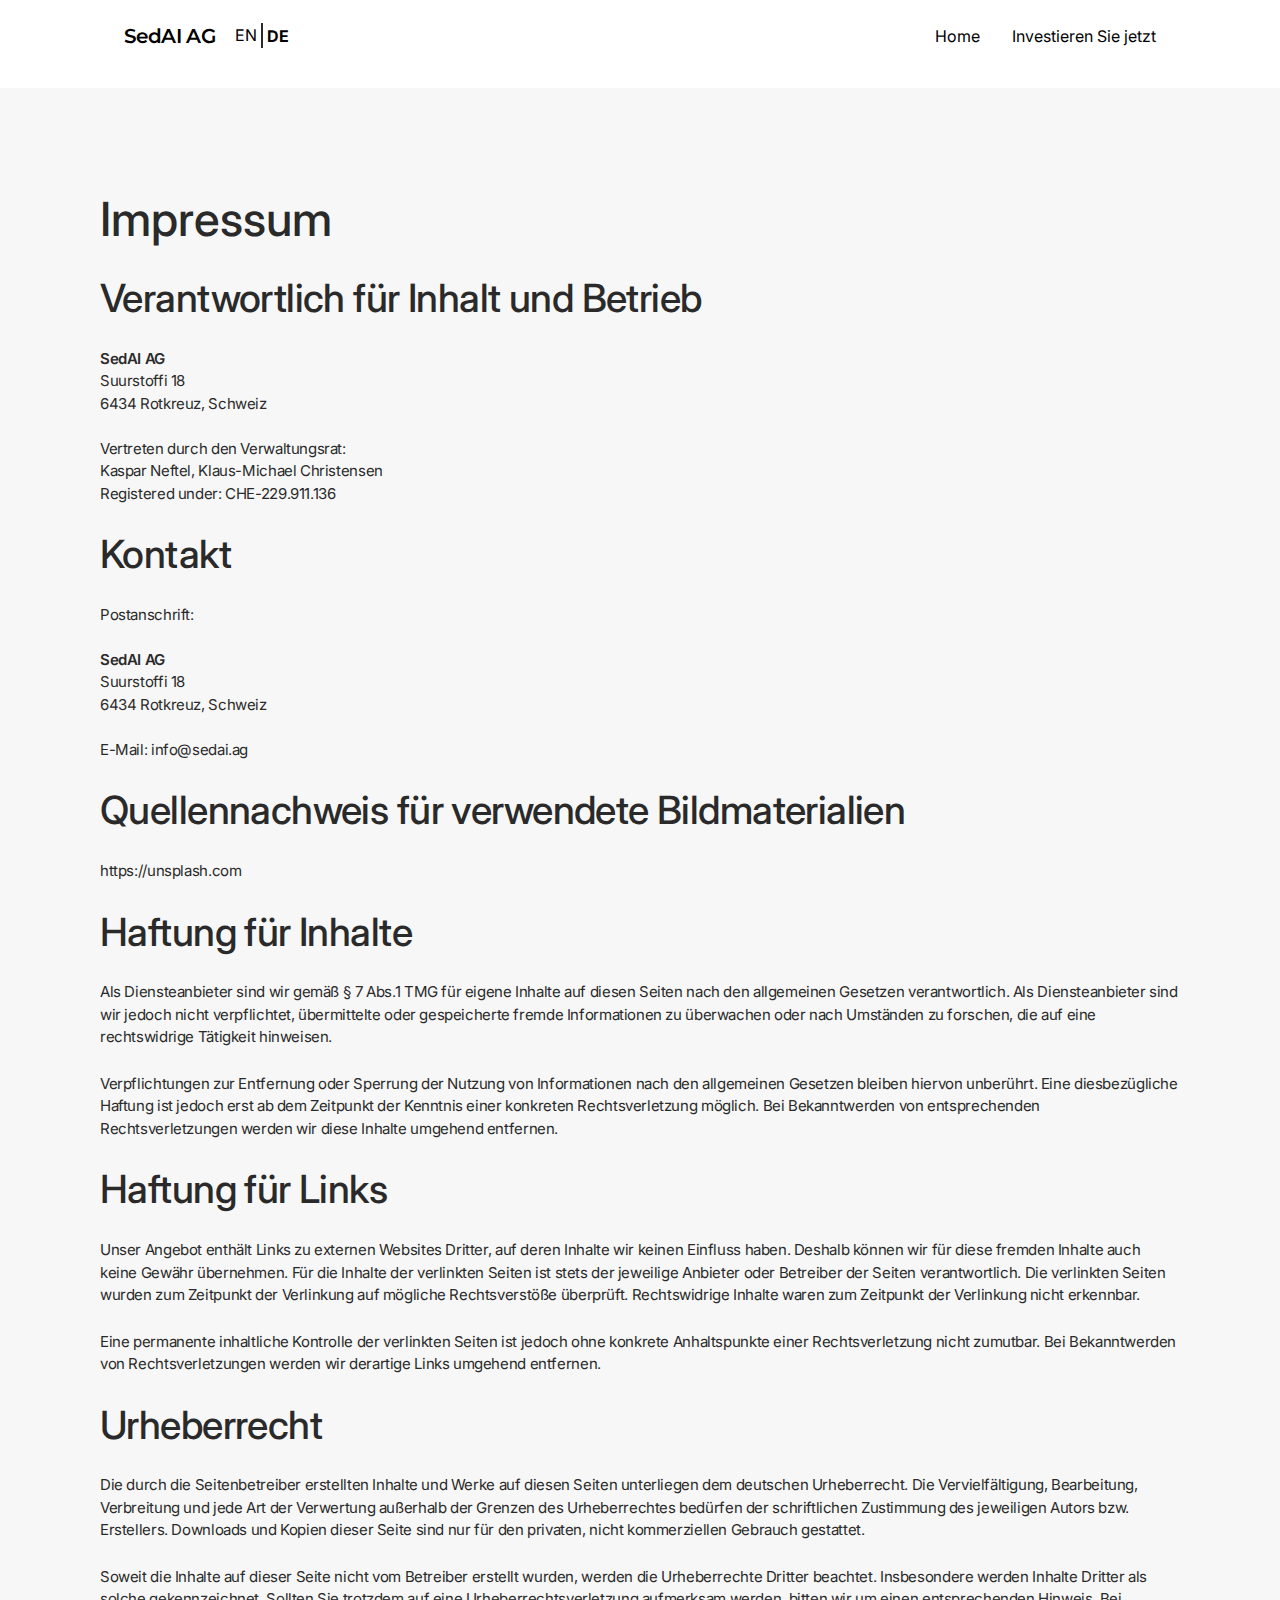
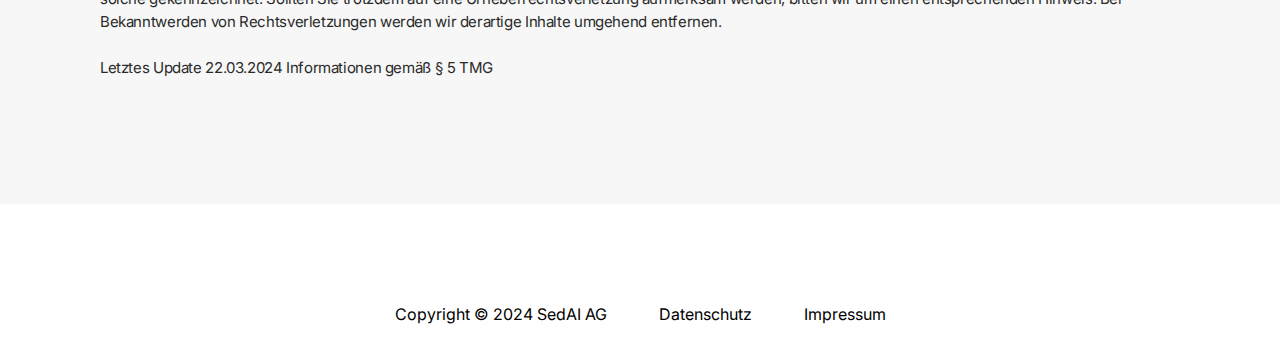
<file: website/impressum.html>
<!DOCTYPE html>
<html lang="de">
<head>
    <meta name='copyright' content='Copyright 2024. SedAI AG. All Rights Reserved.'>
    <meta charset="utf-8">
    <meta http-equiv="Cache-Control" content="no-cache">
    <!--    <link rel="shortcut icon" href="favicon.ico">-->
    <title>SedAI AG</title>
    <link rel="stylesheet" href="css/main.css">
</head>
<body>
<header>
    <div class="wrapper header__wrapper">
        <a class="header__logo" href="/index_de.html">SedAI AG</a>
        <div class="header__lang">
            <a class="header__lang-en" href="/imprint.html">EN</a>
            <a class="header__lang-de header--active" href="/impressum.html">DE</a>
        </div>
        <div class="header__navi">
            <a href="/">Home</a>
            <a href="mailto:info@sedai.ag">Investieren Sie jetzt</a>
        </div>
    </div>
</header>
<div class="header-spacer"></div>

<section class="section-privacy wrapper">
    <h1 class="h1-text">Impressum</h1>
    <h2 class="h2-text">Verantwortlich für Inhalt und Betrieb</h2>
    <p class="text-standard"><span class="text--fett">SedAI AG</span></br>
        Suurstoffi 18</br>
        6434 Rotkreuz, Schweiz</br>
        </br>
        Vertreten durch den Verwaltungsrat:</br>
        Kaspar Neftel, Klaus-Michael Christensen</br>
        Registered under: CHE-229.911.136</p>

    <h2 class="h2-text">Kontakt</h2>
    <p class="text-standard">Postanschrift:</br>
        </br>
        <span class="text--fett">SedAI AG</span></br>
        Suurstoffi 18</br>
        6434 Rotkreuz, Schweiz</br>
        </br>
        E-Mail: <a href="mailto:info@sedai.ag">info@sedai.ag</a></p>
    <h2 class="h2-text">Quellennachweis für verwendete Bildmaterialien</h2>
    <p class="text-standard">https://unsplash.com</p>

    <h2 class="h2-text">Haftung für Inhalte</h2>
    <p class="text-standard">Als Diensteanbieter sind wir gemäß § 7 Abs.1 TMG für eigene Inhalte auf diesen Seiten nach den allgemeinen Gesetzen
        verantwortlich. Als Diensteanbieter sind wir jedoch nicht verpflichtet, übermittelte oder gespeicherte
        fremde Informationen zu überwachen oder nach Umständen zu forschen, die auf eine rechtswidrige Tätigkeit
        hinweisen.

    <p class="text-standard">Verpflichtungen zur Entfernung oder Sperrung der Nutzung von Informationen nach den allgemeinen Gesetzen
        bleiben hiervon unberührt. Eine diesbezügliche Haftung ist jedoch erst ab dem Zeitpunkt der Kenntnis
        einer konkreten Rechtsverletzung möglich. Bei Bekanntwerden von entsprechenden Rechtsverletzungen werden
        wir diese Inhalte umgehend entfernen.

    <h2 class="h2-text">Haftung für Links</h2>
    <p class="text-standard">Unser Angebot enthält Links zu externen Websites Dritter, auf deren Inhalte wir keinen Einfluss haben.
        Deshalb können wir für diese fremden Inhalte auch keine Gewähr übernehmen. Für die Inhalte der verlinkten
        Seiten ist stets der jeweilige Anbieter oder Betreiber der Seiten verantwortlich. Die verlinkten Seiten
        wurden zum Zeitpunkt der Verlinkung auf mögliche Rechtsverstöße überprüft. Rechtswidrige Inhalte waren
        zum Zeitpunkt der Verlinkung nicht erkennbar.</p>

    <p class="text-standard">Eine permanente inhaltliche Kontrolle der verlinkten Seiten ist jedoch ohne konkrete Anhaltspunkte einer
        Rechtsverletzung nicht zumutbar. Bei Bekanntwerden von Rechtsverletzungen werden wir derartige Links
        umgehend entfernen.</p>

    <h2 class="h2-text">Urheberrecht</h2>
    <p class="text-standard">Die durch die Seitenbetreiber erstellten Inhalte und Werke auf diesen Seiten unterliegen dem deutschen
        Urheberrecht. Die Vervielfältigung, Bearbeitung, Verbreitung und jede Art der Verwertung außerhalb der
        Grenzen des Urheberrechtes bedürfen der schriftlichen Zustimmung des jeweiligen Autors bzw. Erstellers.
        Downloads und Kopien dieser Seite sind nur für den privaten, nicht kommerziellen Gebrauch gestattet.</p>

    <p class="text-standard">Soweit die Inhalte auf dieser Seite nicht vom Betreiber erstellt wurden, werden die Urheberrechte Dritter
        beachtet. Insbesondere werden Inhalte Dritter als solche gekennzeichnet. Sollten Sie trotzdem auf eine
        Urheberrechtsverletzung aufmerksam werden, bitten wir um einen entsprechenden Hinweis. Bei Bekanntwerden
        von Rechtsverletzungen werden wir derartige Inhalte umgehend entfernen.</p>

    <p class="text-standard">Letztes Update 22.03.2024 Informationen gemäß § 5 TMG</p>

</section>

<footer>
    <div class="wrapper footer__wrapper">
        <div class="footer__navi">
            <span class='footer__copyright'>Copyright © 2024 SedAI AG</span>
            <a href="/datenschutz.html">Datenschutz</a>
            <a href="/impressum.html">Impressum</a>
        </div>
    </div>
</footer>

</body>
</html>
</file>
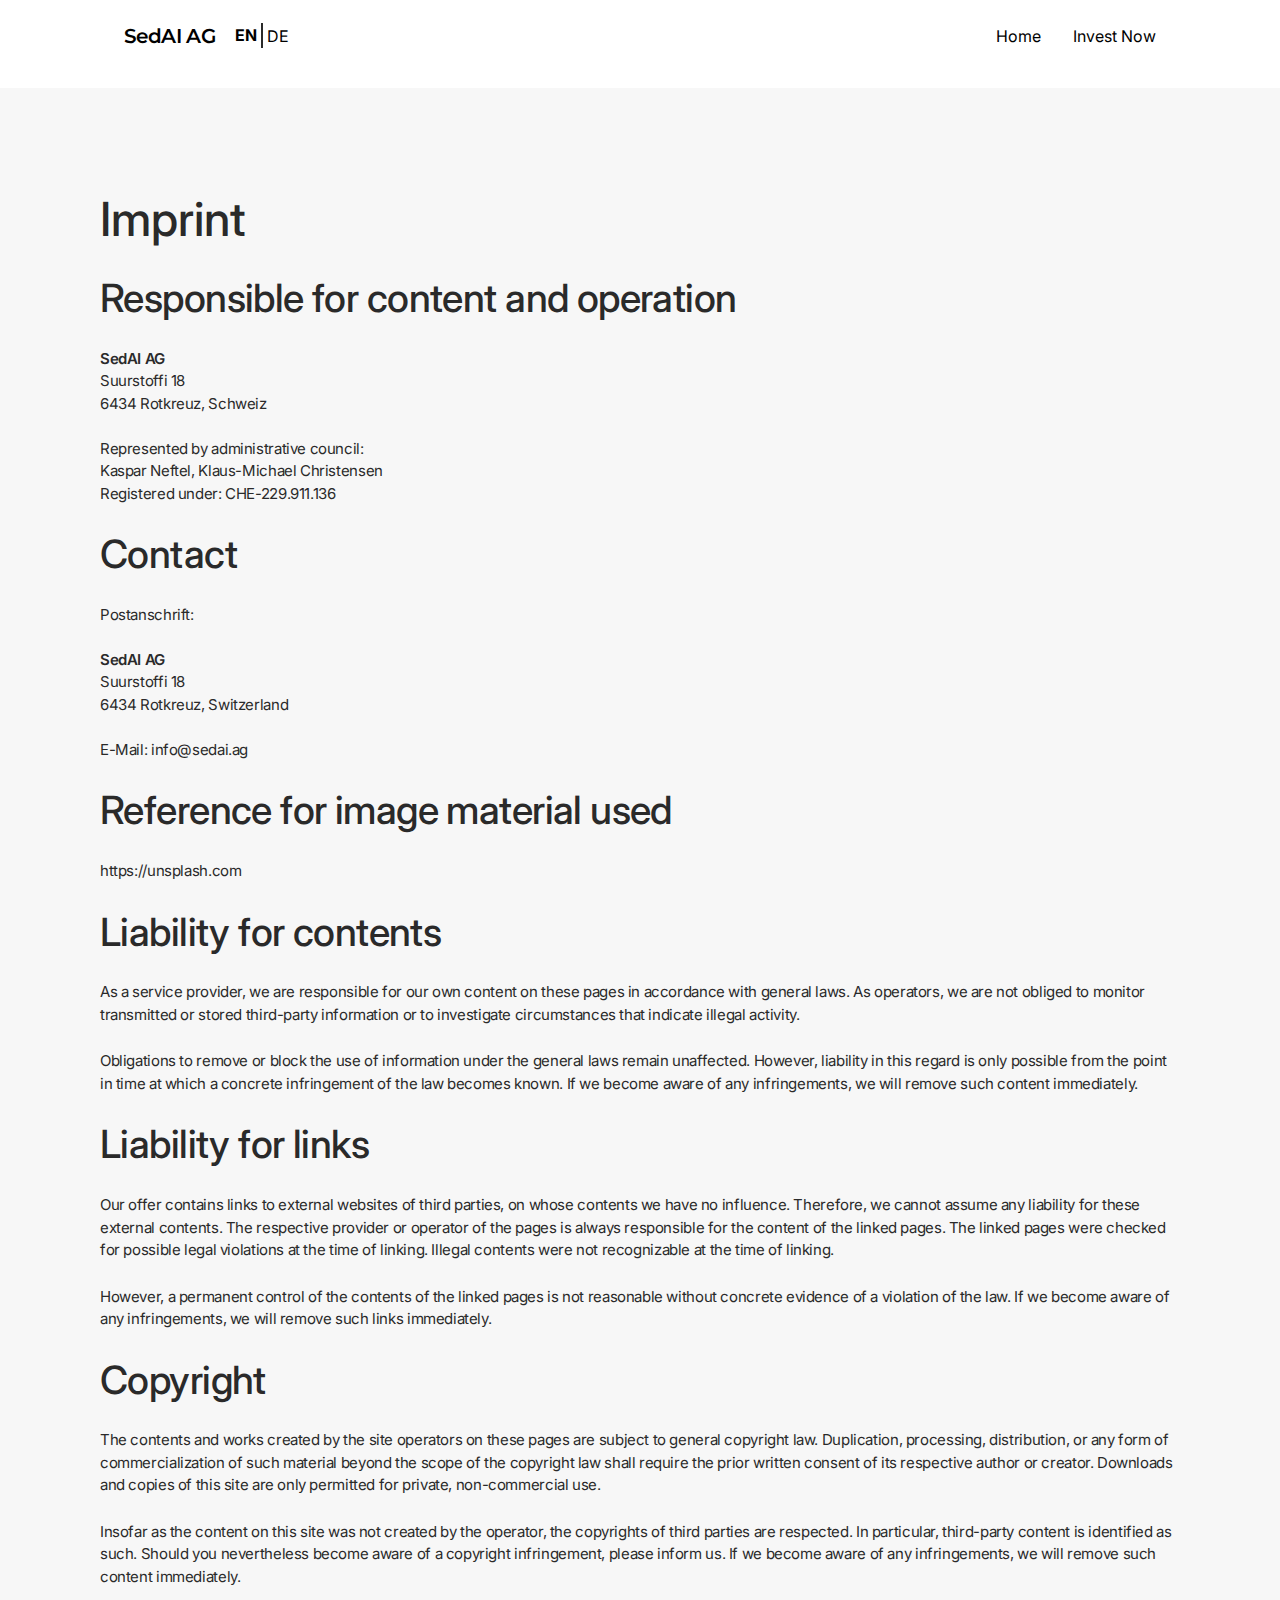
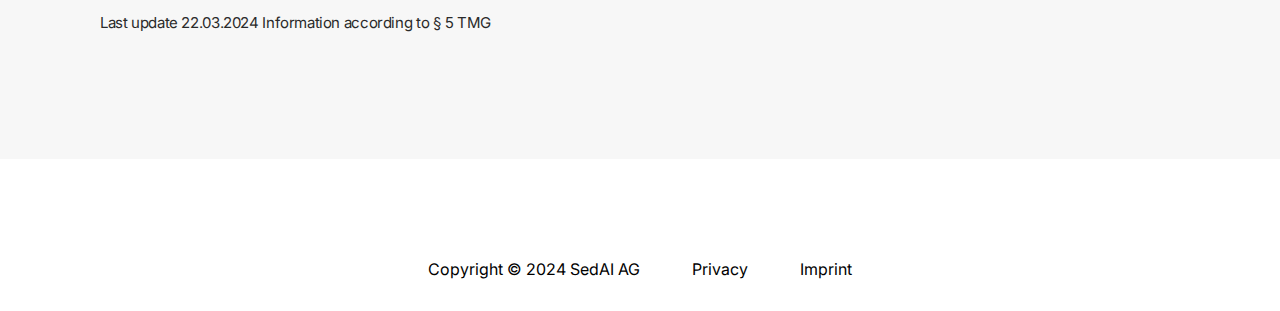
<file: website/imprint.html>
<!DOCTYPE html>
<html lang="en">
<head>
    <meta name='copyright' content='Copyright 2024. SedAI AG. All Rights Reserved.'>
    <meta charset="utf-8">
    <meta http-equiv="Cache-Control" content="no-cache">
    <!--    <link rel="shortcut icon" href="favicon.ico">-->
    <title>SedAI AG</title>
    <link rel="stylesheet" href="css/main.css">
</head>
<body>
<header>
    <div class="wrapper header__wrapper">
        <a class="header__logo" href="/">SedAI AG</a>
        <div class="header__lang">
            <a class="header__lang-en header--active" href="/imprint.html">EN</a>
            <a class="header__lang-de" href="/impressum.html">DE</a>
        </div>
        <div class="header__navi">
            <a href="/">Home</a>
            <a href="mailto:info@sedai.ag">Invest Now</a>
        </div>
    </div>
</header>
<div class="header-spacer"></div>

<section class="section-privacy wrapper">
    <h1 class="h1-text">Imprint</h1>
    <h2 class="h2-text">Responsible for content and operation</h2>
    <p class="text-standard"><span class="text--fett">SedAI AG</span></br>
        Suurstoffi 18</br>
        6434 Rotkreuz, Schweiz</br>
        </br>
        Represented by administrative council:</br>
        Kaspar Neftel, Klaus-Michael Christensen</br>
        Registered under: CHE-229.911.136</p>

    <h2 class="h2-text">Contact</h2>
    <p class="text-standard">Postanschrift:</br>
        </br>
        <span class="text--fett">SedAI AG</span></br>
        Suurstoffi 18</br>
        6434 Rotkreuz, Switzerland</br>
        </br>
        E-Mail: <a href="mailto:info@sedai.ag">info@sedai.ag</a></p>
    <h2 class="h2-text">Reference for image material used</h2>
    <p class="text-standard">https://unsplash.com</p>

    <h2 class="h2-text">Liability for contents</h2>
    <p class="text-standard">As a service provider, we are responsible for our own content on these pages in accordance with general laws. As
        operators, we are not obliged to monitor transmitted or stored third-party information or to investigate
        circumstances that indicate illegal activity.

    <p class="text-standard">Obligations to remove or block the use of information under the general laws remain unaffected. However,
        liability in this regard is only possible from the point in time at which a concrete infringement of the law
        becomes known. If we become aware of any infringements, we will remove such content immediately.

    <h2 class="h2-text">Liability for links</h2>
    <p class="text-standard">Our offer contains links to external websites of third parties, on whose contents we have no influence.
        Therefore, we cannot assume any liability for these external contents. The respective provider or operator of
        the pages is always responsible for the content of the linked pages. The linked pages were checked for possible
        legal violations at the time of linking. Illegal contents were not recognizable at the time of linking.</p>

    <p class="text-standard">However, a permanent control of the contents of the linked pages is not reasonable without concrete evidence of
        a violation of the law. If we become aware of any infringements, we will remove such links immediately.</p>

    <h2 class="h2-text">Copyright</h2>
    <p class="text-standard">The contents and works created by the site operators on these pages are subject to general copyright law.
        Duplication, processing, distribution, or any form of commercialization of such material beyond the scope of the
        copyright law shall require the prior written consent of its respective author or creator. Downloads and copies
        of this site are only permitted for private, non-commercial use.</p>

    <p class="text-standard"> Insofar as the content on this site was not created by the operator, the copyrights of third parties are
        respected. In particular, third-party content is identified as such. Should you nevertheless become aware of a
        copyright infringement, please inform us. If we become aware of any infringements, we will remove such content
        immediately.</p>

    <p class="text-standard">Last update 22.03.2024 Information according to § 5 TMG</p>
</section>

<footer>
    <div class="wrapper footer__wrapper">
        <div class="footer__navi">
            <span class='footer__copyright'>Copyright © 2024 SedAI AG</span>
            <a href="/privacy.html">Privacy</a>
            <a href="/imprint.html">Imprint</a>
        </div>
    </div>
</footer>

</body>
</html>
</file>
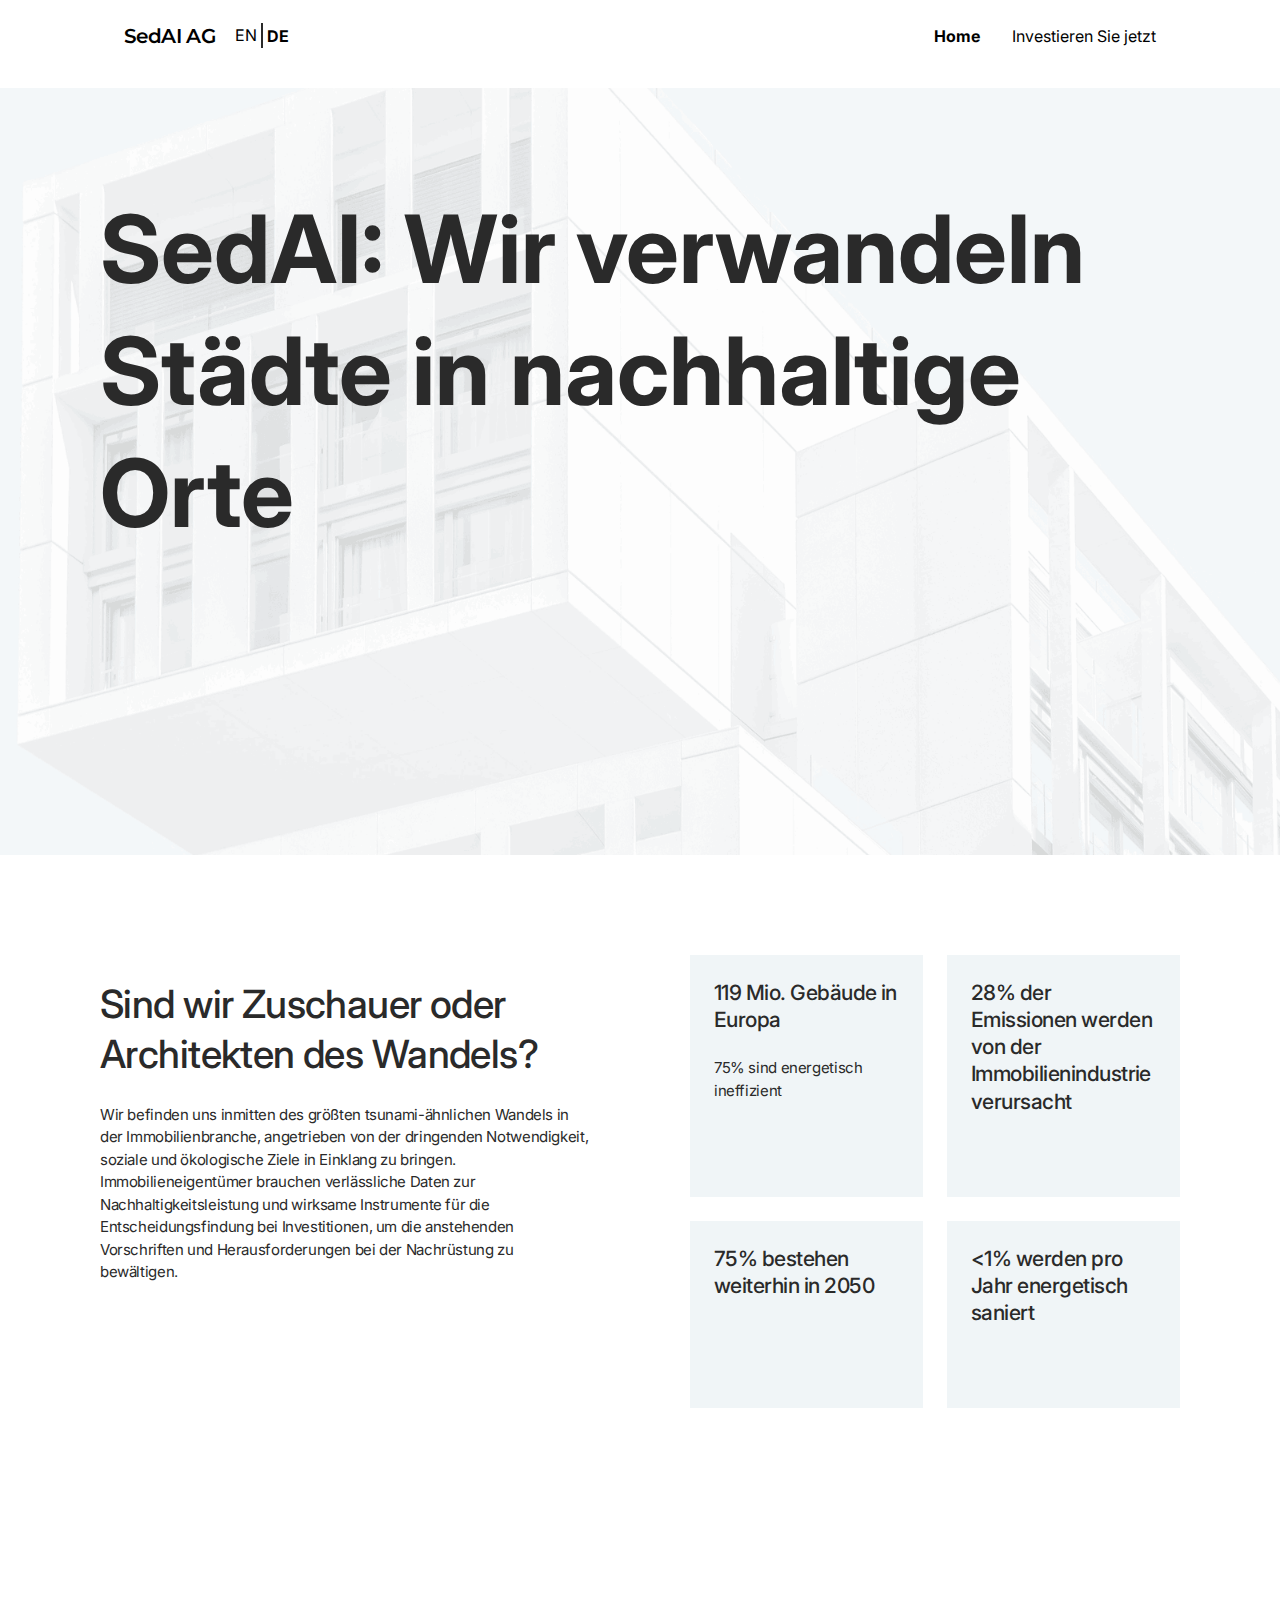
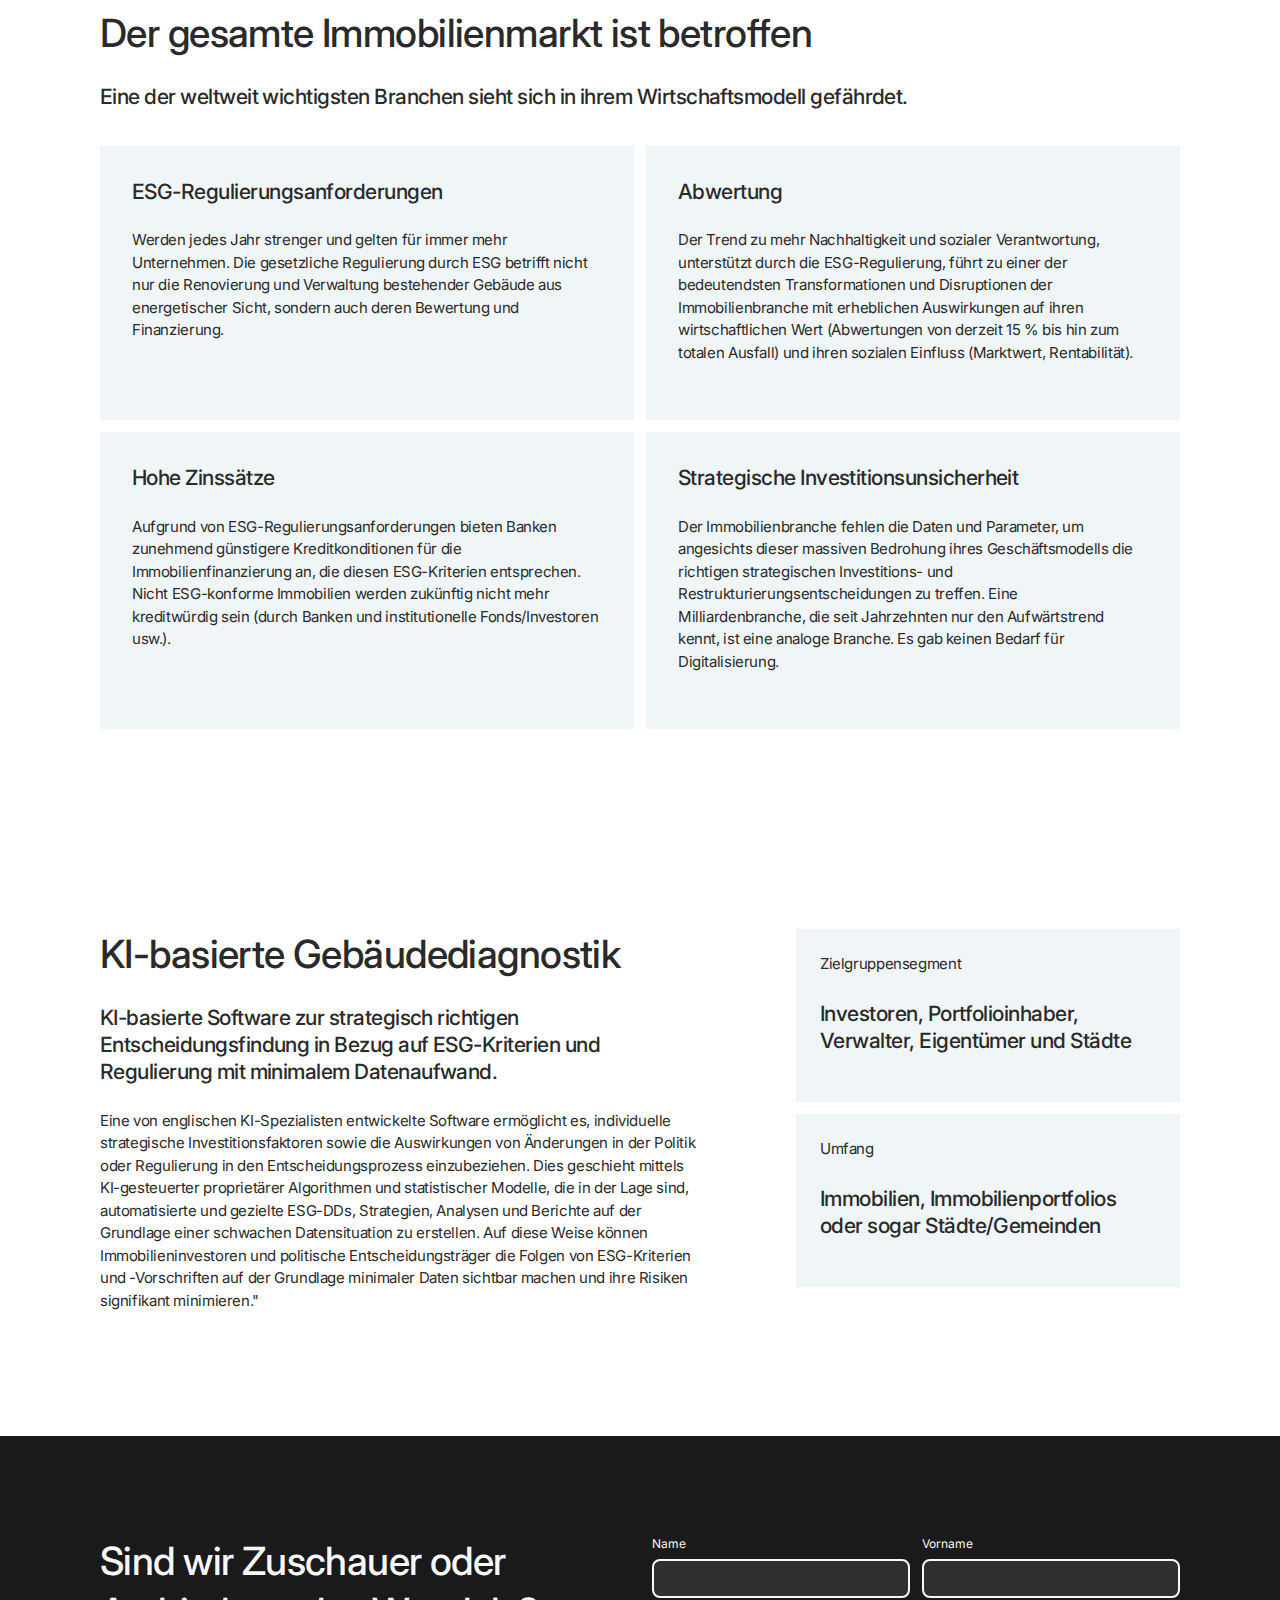
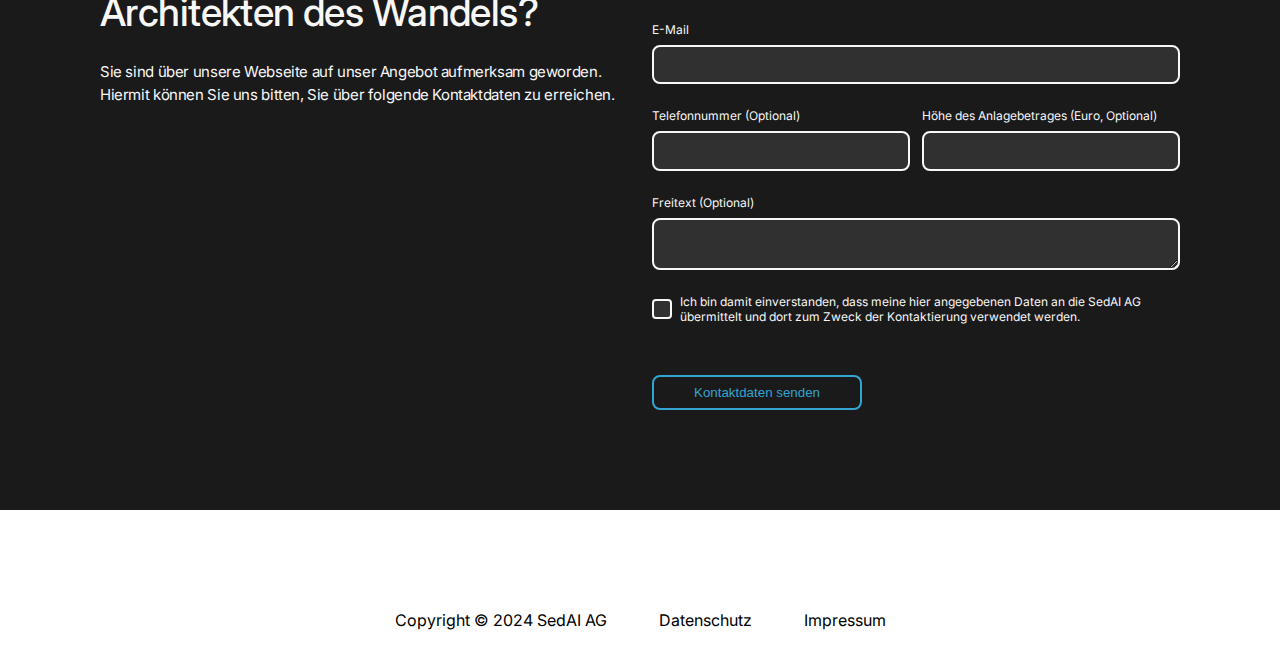
<file: website/index_de.html>
<!DOCTYPE html>
<html lang="de">
<head>
    <meta name='copyright' content='Copyright 2024. SedAI AG. All Rights Reserved.'>
    <meta charset="utf-8">
    <meta http-equiv="Cache-Control" content="no-cache">
    <!--    <link rel="shortcut icon" href="favicon.ico">-->
    <title>SedAI AG</title>
    <link rel="stylesheet" href="css/main.css">
</head>
<body>
<header>
    <div class="wrapper header__wrapper">
        <a class="header__logo" href="/index_de.html">SedAI AG</a>
        <div class="header__lang">
            <a class="header__lang-en" href="/">EN</a>
            <a class="header__lang-de header--active" href="/index_de.html">DE</a>
        </div>
        <div class="header__navi">
            <a class="header--active" href="/index_de.html">Home</a>
            <a href="javascript:void(0)" data-scrollTo="#section-contact">Investieren Sie jetzt</a>
        </div>
    </div>
</header>
<div class="header-spacer"></div>

<section class="section-headline">
    <div class='wrapper'>
        <div class="h1-text"><h1>SedAI: Wir verwandeln Städte in nachhaltige Orte</h1></div>
    </div>
</section>

<section class="section-many-box wrapper">
    <div class="section-many-box__left">

        <h2 class="h2-text">Sind wir Zuschauer oder Architekten des Wandels?</h2>
        <p class="text-standard">Wir befinden uns inmitten des größten tsunami-ähnlichen Wandels in der
            Immobilienbranche, angetrieben von der dringenden Notwendigkeit, soziale und ökologische Ziele in Einklang
            zu bringen. 
            Immobilieneigentümer brauchen verlässliche Daten zur Nachhaltigkeitsleistung und wirksame Instrumente für
            die Entscheidungsfindung bei Investitionen, um die anstehenden Vorschriften und Herausforderungen bei der
            Nachrüstung zu bewältigen.
        </p>
    </div>
    <div class="section-many-box__right">
        <div class="section-many-box__box">
            <p class="h3-text">119 Mio. Gebäude in Europa</p>
            <p class="text-standard">75% sind energetisch ineffizient</p>
        </div>
        <div class="section-many-box__box">
            <p class="h3-text">28% der Emissionen werden von der Immobilienindustrie verursacht</p>
        </div>
        <div class="section-many-box__box">
            <p class="h3-text">75% bestehen weiterhin in 2050</p>
        </div>
        <div class="section-many-box__box">
            <p class="h3-text"><1% werden pro Jahr energetisch saniert</p>
        </div>
    </div>
</section>


<section class="section-four-boxes wrapper">
    <div class="section-four-boxes__head">
        <h2 class="h2-text">Der gesamte Immobilienmarkt ist betroffen</h2>
        <p class="h3-text">Eine der weltweit wichtigsten Branchen sieht sich in ihrem Wirtschaftsmodell
            gefährdet.</p>
    </div>

    <div class="section-four-boxes__box">
        <h3 class="h3-text">ESG-Regulierungs&shy;anforderungen
        </h3>
        <p class="text-standard">Werden jedes Jahr strenger und gelten für immer mehr Unternehmen. Die gesetzliche
            Regulierung durch ESG betrifft nicht nur die Renovierung und Verwaltung bestehender Gebäude aus
            energetischer Sicht, sondern auch deren Bewertung und Finanzierung.</p>
    </div>

    <div class="section-four-boxes__box">
        <h3 class="h3-text">Abwertung</h3>
        <p class="text-standard">Der Trend zu mehr Nachhaltigkeit und sozialer Verantwortung, unterstützt durch die
            ESG-Regulierung, führt zu einer der bedeutendsten Transformationen und Disruptionen der Immobilienbranche
            mit erheblichen Auswirkungen auf ihren wirtschaftlichen Wert (Abwertungen von derzeit 15 % bis hin zum totalen Ausfall) und ihren
            sozialen Einfluss (Marktwert, Rentabilität).</p>
    </div>

    <div class="section-four-boxes__box">
        <h3 class="h3-text">Hohe Zinssätze</h3>
        <p class="text-standard">Aufgrund von ESG-Regulierungs&shy;anforderungen bieten Banken zunehmend günstigere
            Kreditkonditionen für die Immobilienfinanzierung an, die diesen ESG-Kriterien entsprechen. Nicht
            ESG-konforme Immobilien
            werden zukünftig nicht mehr kreditwürdig sein (durch Banken und institutionelle Fonds/Investoren usw.).
        </p>
    </div>

    <div class="section-four-boxes__box">
        <h3 class="h3-text">Strategische Investitions&shy;unsicherheit
        </h3>
        <p class="text-standard">Der Immobilienbranche fehlen die Daten und Parameter, um angesichts dieser massiven
            Bedrohung ihres Geschäftsmodells die richtigen strategischen Investitions- und Restrukturierungsentscheidungen zu
            treffen. Eine Milliardenbranche, die seit Jahrzehnten nur den Aufwärtstrend kennt, ist eine analoge Branche. Es gab
            keinen Bedarf für Digitalisierung.</p>
    </div>

</section>


<section class="section-two-boxes wrapper">
    <div class="section-two-boxes__text-wrapper">
        <div class="section-two-boxes__text">
            <h2 class="h2-text">KI-basierte Gebäudediagnostik</h2>
            <h3 class="h3-text">KI-basierte Software zur strategisch richtigen Entscheidungsfindung in Bezug auf
                ESG-Kriterien und Regulierung mit minimalem Datenaufwand.</h3>
            <p class="text-standard">Eine von englischen KI-Spezialisten entwickelte Software ermöglicht es,
                individuelle strategische Investitionsfaktoren sowie die Auswirkungen von Änderungen in der Politik oder
                Regulierung in den
                Entscheidungsprozess einzubeziehen. Dies geschieht mittels KI-gesteuerter proprietärer Algorithmen und
                statistischer Modelle, die in der Lage sind, automatisierte und gezielte ESG-DDs, Strategien, Analysen
                und Berichte auf der Grundlage einer schwachen Datensituation zu erstellen. Auf diese Weise können
                Immobilieninvestoren und politische Entscheidungsträger die Folgen von ESG-Kriterien und -Vorschriften
                auf der Grundlage
                minimaler Daten sichtbar machen und ihre Risiken signifikant minimieren."</p>
        </div>
        <div class="section-two-boxes__box-wrapper">
            <div class="section-two-boxes__box">
                <h3 class="text-standard">Zielgruppensegment</h3>
                <p class="h3-text">Investoren, Portfolioinhaber, Verwalter, Eigentümer und Städte</p>
            </div>
            <div class="section-two-boxes__box">
                <h3 class="text-standard">Umfang</h3>
                <p class="h3-text">Immobilien, Immobilienportfolios oder sogar Städte/Gemeinden</p>
            </div>
        </div>
    </div>
</section>

<section class="section-contact" id='section-contact'>
    <div class="wrapper">
        <div class='section-contact__headline'>
            <h2 class="h2-text">Sind wir Zuschauer oder Architekten des Wandels?</h2>
            <p class="text-standard">Sie sind über unsere Webseite auf unser Angebot aufmerksam geworden. Hiermit können Sie uns bitten, Sie über folgende Kontaktdaten zu erreichen.</p>
        </div>
        <form class='section-contact__form' id='contact-form'>
            <div class='form__row'>
                <label class='form__group'>
                    <span class='form__label'>Name</span>
                    <input type='text' name='surname' class='form__input' required maxlength='100' />
                </label>
                <label class='form__group'>
                    <span class='form__label'>Vorname</span>
                    <input type='text' name='name' class='form__input' required maxlength='100' />
                </label>
            </div>
            <div class='form__row'>
                <label class='form__group'>
                    <span class='form__label'>E-Mail</span>
                    <input type='email' name='email' class='form__input' required />
                </label>
            </div>
            <div class='form__row'>
                <label class='form__group'>
                    <span class='form__label'>Telefonnummer (Optional)</span>
                    <input type='tel' name='phone' class='form__input' />
                </label>
                <label class='form__group'>
                    <span class='form__label'>Höhe des Anlagebetrages (Euro, Optional)</span>
                    <input type='number' name='investment_amount' class='form__input' />
                </label>
            </div>
            <div class='form__row'>
                <label class='form__group'>
                    <span class='form__label'>Freitext (Optional)</span>
                    <textarea name='message' class='form__input' rows='3'></textarea>
                </label>
            </div>
            <div class='form__row form__row_column'>
                <label class='form__group form__group--checkbox'>
                    <input type='checkbox' name='data_protection' class='form__input' id='input-data-protection' />
                    <span class='form__label'>Ich bin damit einverstanden, dass meine hier angegebenen Daten an die SedAI AG übermittelt und dort zum Zweck der Kontaktierung verwendet werden.</span>
                </label>
                <div class='form__error hide' id='data-protection-required'>Bitte aktivieren Sie das Kontrollkästchen für den Datenschutz</div>
            </div>
            <div class='form-row form-row--buttons'>
                <button type='submit' class='form__button form__button--submit'>Kontaktdaten senden</button>
            </div>
            <div class='form__overlay'
                 data-message-success='Kontaktformular wurde abgeschickt!'
                 data-message-error='Etwas ist schief gelaufen!'
            ></div>
        </form>
    </div>
</section>

<footer>
    <div class="wrapper footer__wrapper">
        <div class="footer__navi">
            <span class='footer__copyright'>Copyright © 2024 SedAI AG</span>
            <a href="/datenschutz.html">Datenschutz</a>
            <a href="/impressum.html">Impressum</a>
        </div>
    </div>
</footer>

</body>
<script src='./js/main.js'></script>
</html>
</file>
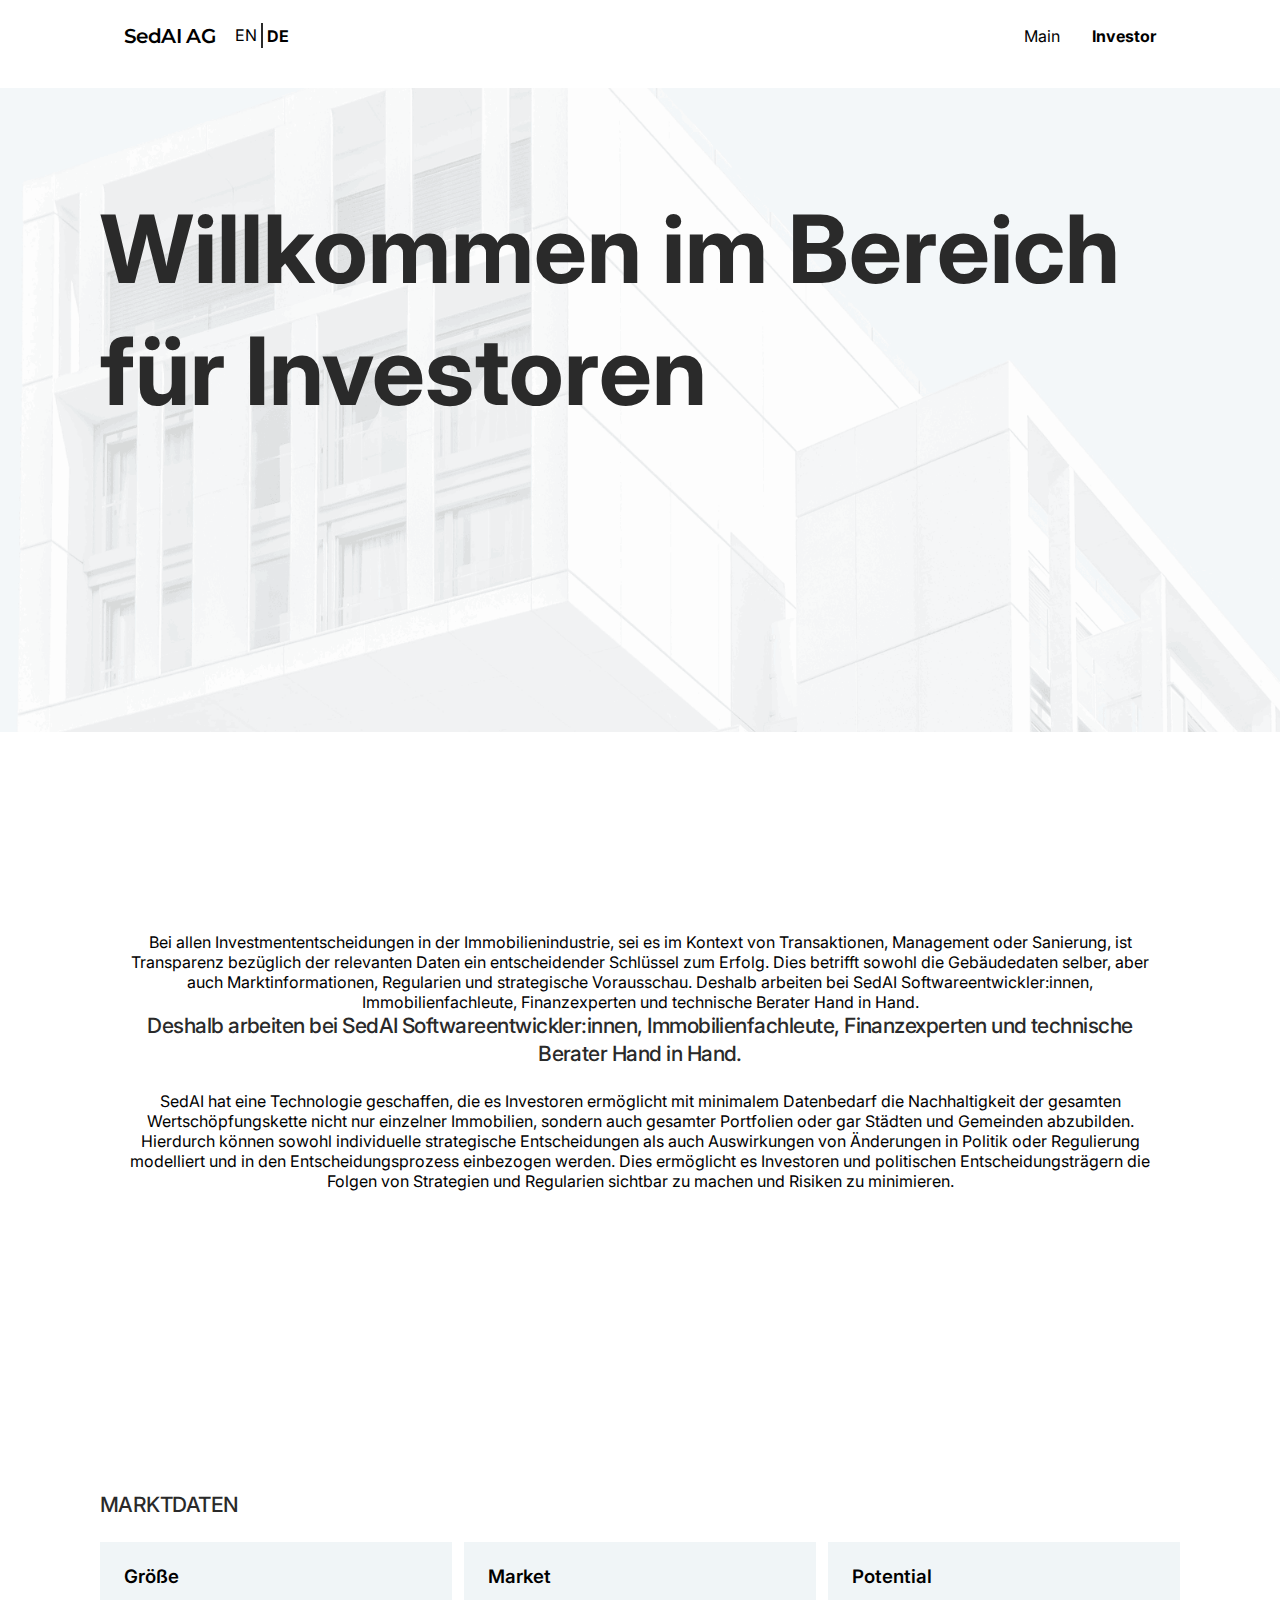
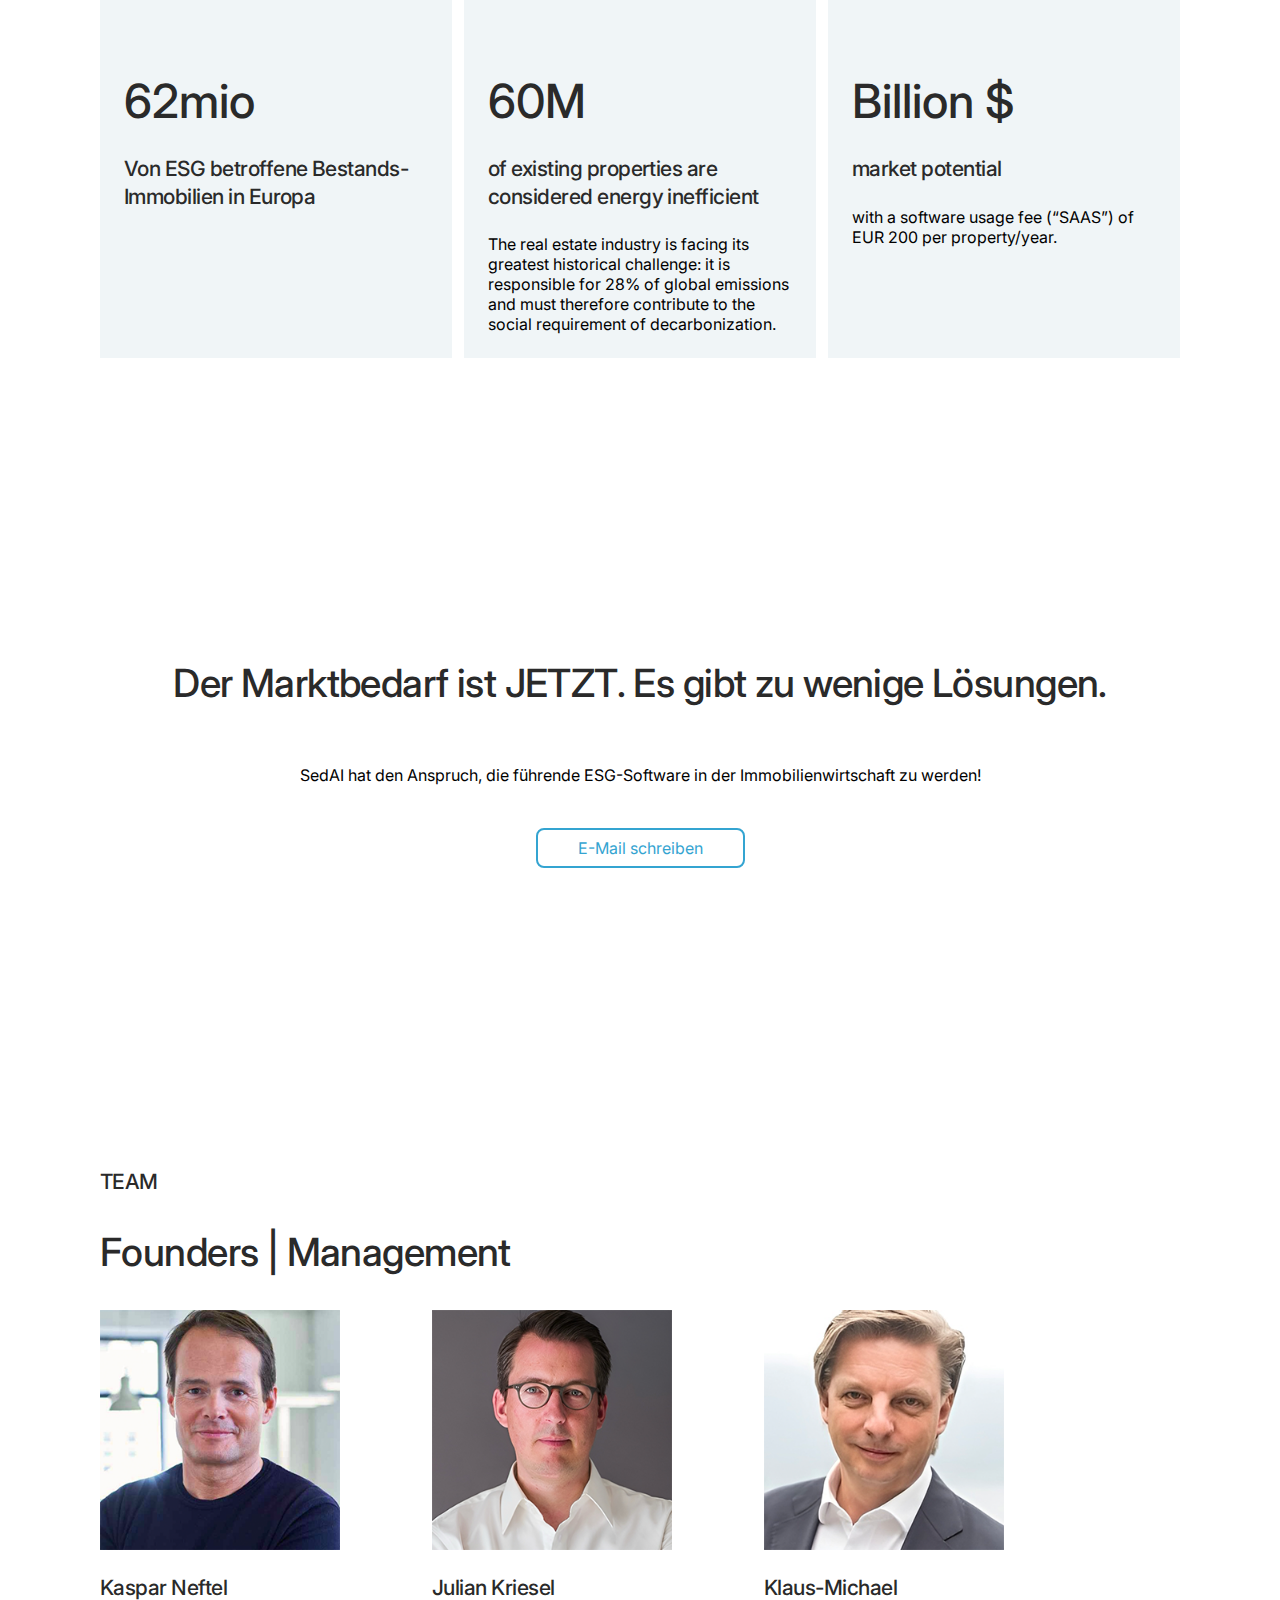
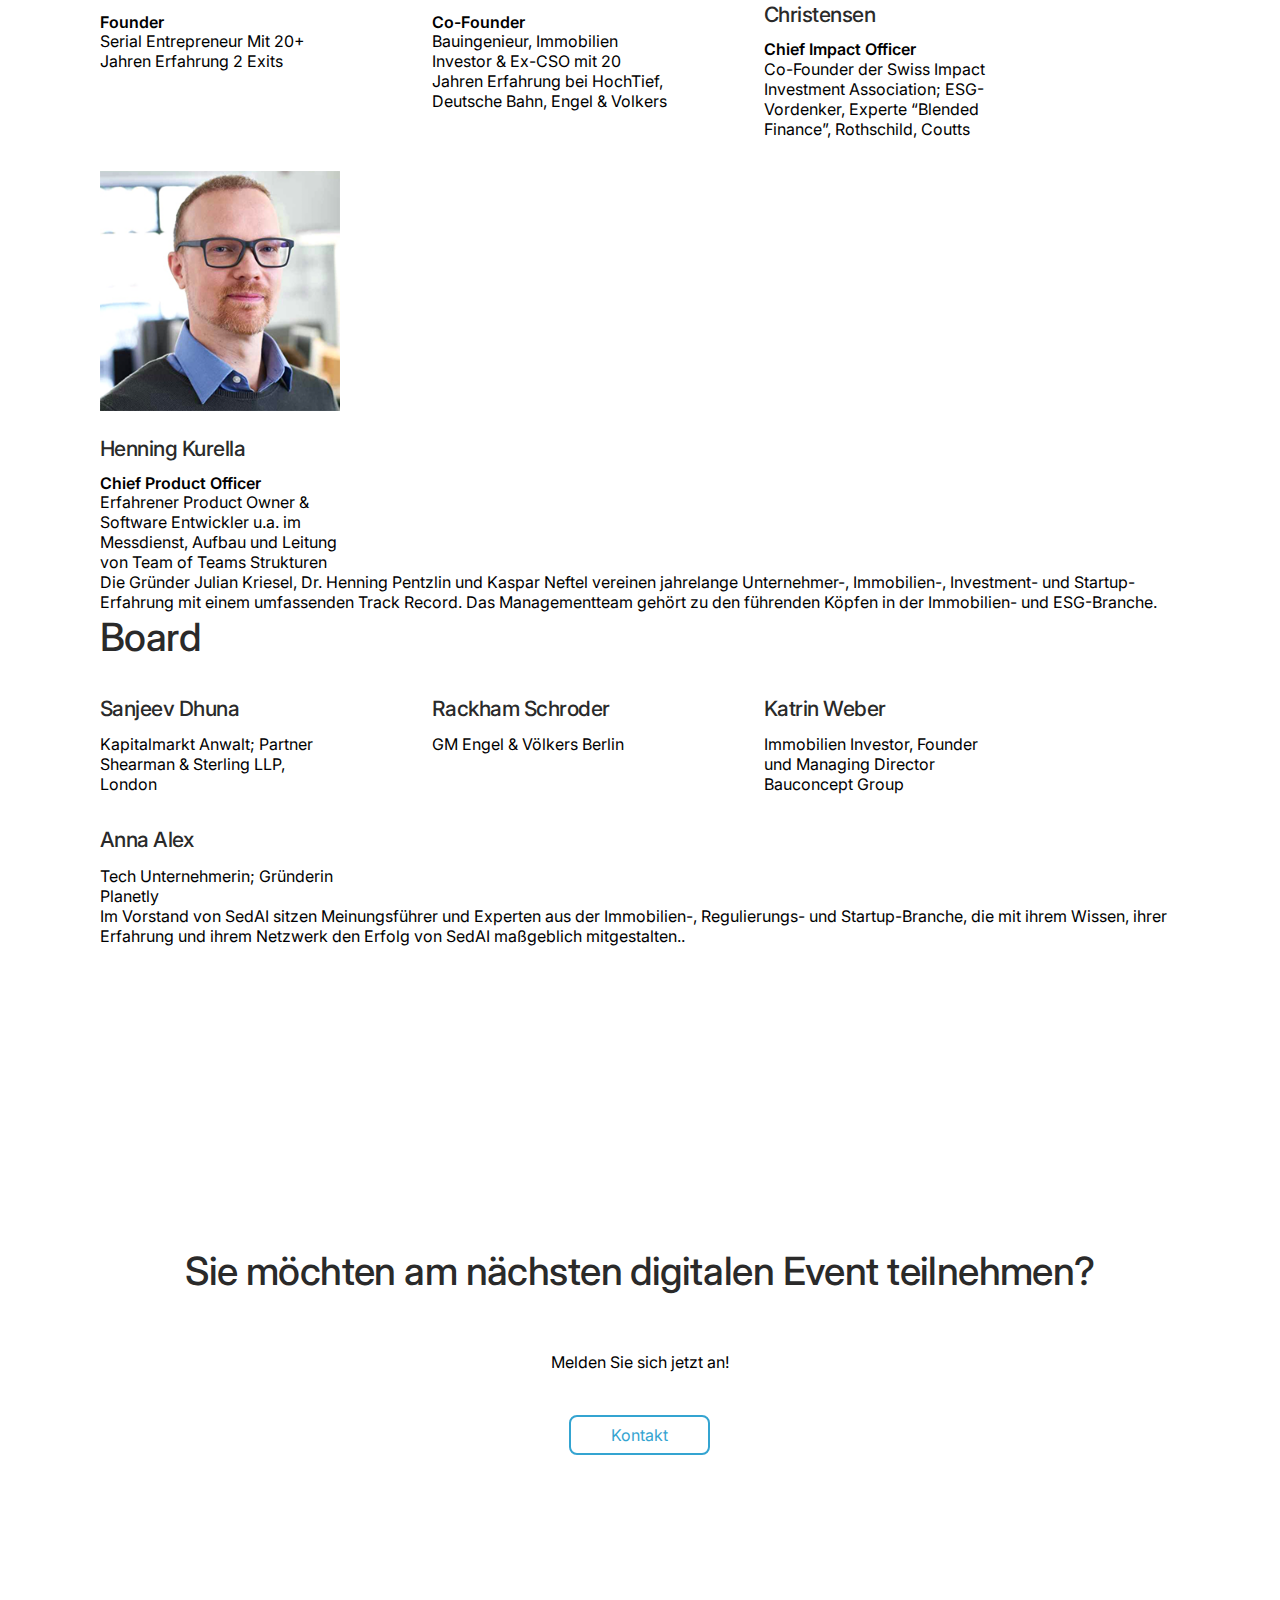
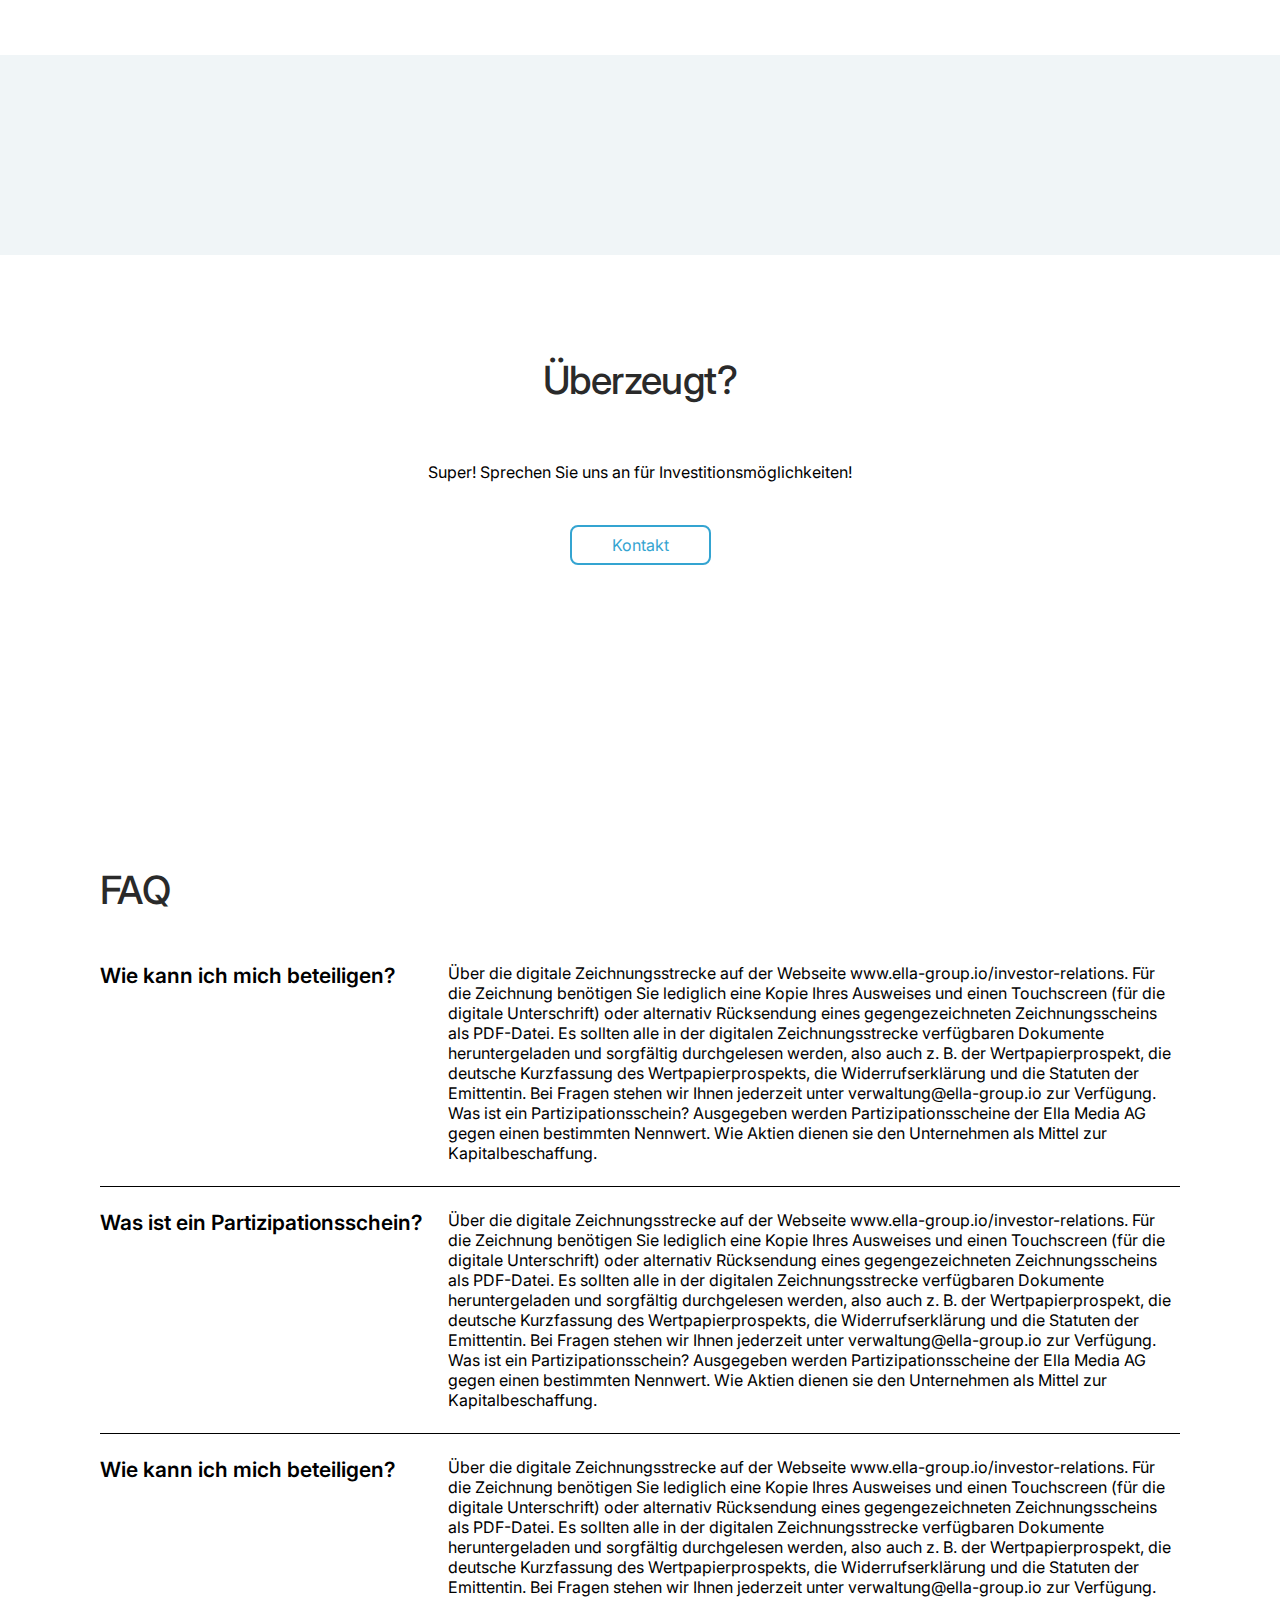
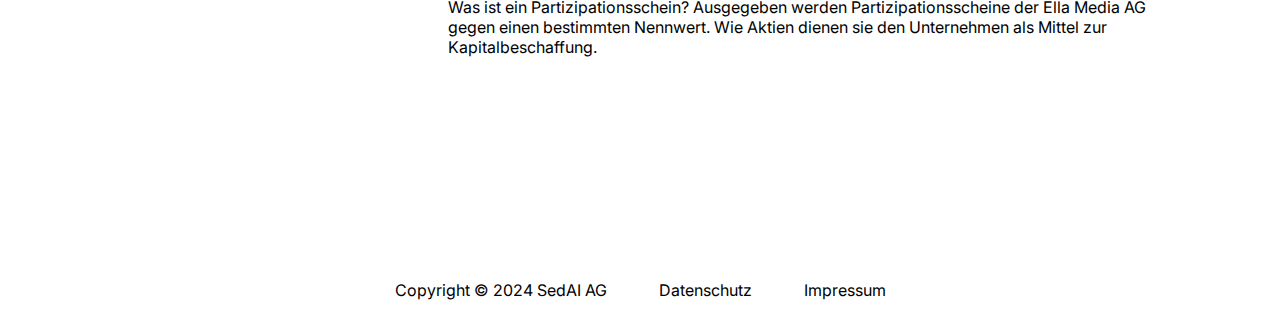
<file: website/invest_de.html>
<!DOCTYPE html>
<html lang="de">
<head>
    <meta name='copyright' content='Copyright 2024. SedAI AG. All Rights Reserved.'>
    <meta charset="utf-8">
    <meta http-equiv="Cache-Control" content="no-cache">
    <!--    <link rel="shortcut icon" href="favicon.ico">-->
    <title>SedAI AG</title>
    <link rel="stylesheet" href="css/main.css">
</head>
<body>
<header>
    <div class="wrapper header__wrapper">
        <a class="header__logo" href="/">SedAI AG</a>
        <div class="header__lang">
            <a class="header__lang-en" href="">EN</a>
            <a class="header__lang-de header--active" href="">DE</a>
        </div>
        <div class="header__navi">
            <a href="/">Main</a>
            <a class="header--active" href="/invest.html">Investor</a>
        </div>
    </div>
</header>
<div class="header-spacer"></div>

<section class="section-headline">
    <div class='wrapper'>
        <div class="h1-text"><h1>Willkommen im Bereich für Investoren</h1></div>
    </div>
</section>

<div class="spacer"></div>

<section class="section-text wrapper">
    <div class="section-text__text">
        <p class="standard-font">Bei allen Investmententscheidungen in der Immobilienindustrie, sei es im Kontext von
            Transaktionen, Management oder Sanierung, ist Transparenz bezüglich der relevanten Daten ein entscheidender
            Schlüssel zum Erfolg. Dies betrifft sowohl die Gebäudedaten selber, aber auch Marktinformationen, Regularien
            und strategische Vorausschau. Deshalb arbeiten bei SedAI Softwareentwickler:innen, Immobilienfachleute,
            Finanzexperten und technische Berater Hand in Hand.</p>
        <p class="h3-text">Deshalb arbeiten bei SedAI Softwareentwickler:innen, Immobilienfachleute, Finanzexperten und
            technische Berater Hand in Hand.</p>
        <p class="standard-font">SedAI hat eine Technologie geschaffen, die es Investoren ermöglicht mit minimalem
            Datenbedarf die Nachhaltigkeit der gesamten Wertschöpfungskette nicht nur einzelner Immobilien, sondern auch
            gesamter Portfolien oder gar Städten und Gemeinden abzubilden. Hierdurch können sowohl individuelle
            strategische Entscheidungen als auch Auswirkungen von Änderungen in Politik oder Regulierung modelliert und
            in den Entscheidungsprozess einbezogen werden. Dies ermöglicht es Investoren und politischen
            Entscheidungsträgern die Folgen von Strategien und Regularien sichtbar zu machen und Risiken zu
            minimieren.</p>
    </div>
</section>

<div class="spacer"></div>

<section class="section-three-boxes wrapper">
    <div class="section-three-boxes__head">
        <h2 class="h3-text">MARKTDATEN</h2>
    </div>
    <div class="section-three-boxes__text-wrapper">
        <div class="section-three-boxes__box">
            <h3 class="standard-font text--fett">Größe</h3>
            <p class="h1-text">62mio</p>
            <p class="h3-text">Von ESG betroffene Bestands-Immobilien in Europa</p>
            <p class="standard-font"></p>
        </div>

        <div class="section-three-boxes__box">
            <h3 class="standard-font text--fett">Market</h3>
            <p class="h1-text">60M</p>
            <p class="h3-text">of existing properties are considered energy inefficient</p>
            <p class="standard-font">The real estate industry is facing its greatest historical challenge: it is
                responsible for 28% of global emissions and must therefore contribute to the social requirement of
                decarbonization.</p>
        </div>

        <div class="section-three-boxes__box">
            <h3 class="standard-font text--fett">Potential</h3>
            <p class="h1-text">Billion $</p>
            <p class="h3-text">market potential</p>
            <p class="standard-font">with a software usage fee (“SAAS”) of EUR 200 per property/year.</p>
        </div>

    </div>
</section>

<div class="spacer"></div>

<section class="section-cta">
    <div class='wrapper'>
        <div class="section-cta__headline"><h2 class="h2-text">Der Marktbedarf ist JETZT. Es gibt zu wenige Lösungen.</h2></div>
        <div class="section-cta__text standard-font">SedAI hat den Anspruch, die führende ESG-Software in der Immobilienwirtschaft zu werden!</div>
        <a class="section-cta__button" href="mailto:info@sedai-now.com">E-Mail schreiben</a>
    </div>
</section>

<div class="spacer"></div>

<section class="section-team wrapper">
    <div class="section-team__head">
        <h2 class="h3-text">TEAM</h2>
        <h3 class="h2-text">Founders | Management</h3>
    </div>

    <div class="section-team__person-wrapper">
        <div class="section-team__person">
            <img src="./img/team/Kaspar_Neftel.png" alt="Kaspar Neftel at SedaiAG">
            <h4 class="h3-text">Kaspar Neftel</h4>
            <p class="standard-font text--fett">Founder</p>
            <p class="standard-font">Serial Entrepreneur Mit 20+ Jahren Erfahrung 2 Exits</p>
        </div>

        <div class="section-team__person">
            <img src="./img/team/Julian_Kriesel.png" alt="Julian Kriesel at SedaiAG">
            <h4 class="h3-text">Julian Kriesel</h4>
            <p class="standard-font text--fett">Co-Founder</p>
            <p class="standard-font">Bauingenieur, Immobilien Investor & Ex-CSO mit 20 Jahren Erfahrung bei HochTief,
                Deutsche Bahn, Engel & Volkers</p>
        </div>

        <div class="section-team__person">
            <img src="./img/team/Klaus_Michael_Christensen.png" alt="Klaus-Michael Christensen at SedaiAG">
            <h4 class="h3-text">Klaus-Michael Christensen</h4>
            <p class="standard-font text--fett">Chief Impact Officer</p>
            <p class="standard-font">Co-Founder der Swiss Impact Investment Association; ESG-Vordenker, Experte “Blended
                Finance”, Rothschild, Coutts</p>
        </div>

        <div class="section-team__person">
            <img src="./img/team/Henning_Kurella.png" alt="Henning Kurella at SedaiAG">
            <h4 class="h3-text">Henning Kurella</h4>
            <p class="standard-font text--fett">Chief Product Officer</p>
            <p class="standard-font">Erfahrener Product Owner & Software Entwickler u.a. im Messdienst, Aufbau und
                Leitung von Team of Teams Strukturen</p>
        </div>
    </div>

    <div class="section-team__head">
        <p class="standard-font">Die Gründer Julian Kriesel, Dr. Henning Pentzlin und Kaspar Neftel vereinen jahrelange
            Unternehmer-, Immobilien-, Investment- und Startup-Erfahrung mit einem umfassenden Track Record. Das
            Managementteam gehört zu den führenden Köpfen in der Immobilien- und ESG-Branche.</p>
    </div>

    <div class="section-team__head">
        <h3 class="h2-text">Board</h3>
    </div>

    <div class="section-team__person-wrapper">
        <div class="section-team__person">
            <!--            <img src="./img/team/Sanjeev_Dhuna.png" alt="Sanjeev Dhuna at SedaiAG">-->
            <h4 class="h3-text section-team__person-name">Sanjeev Dhuna</h4>
            <p class="standard-font">Kapitalmarkt Anwalt; Partner Shearman & Sterling LLP, London</p>
        </div>

        <div class="section-team__person">
            <!--            <img src="./img/team/Rackham_Schroder.png" alt="Rackham Schroder at SedaiAG">-->
            <h4 class="h3-text">Rackham Schroder</h4>
            <p class="standard-font">GM Engel & Völkers Berlin</p>
        </div>

        <div class="section-team__person">
            <!--            <img src="./img/team/Katrin_Weber.png" alt="Katrin Weber at SedaiAG">-->
            <h4 class="h3-text">Katrin Weber</h4>
            <p class="standard-font">Immobilien Investor, Founder und Managing Director Bauconcept Group</p>
        </div>

        <div class="section-team__person">
            <!--            <img src="./img/team/Anna_Alex.png" alt="Anna Alex at SedaiAG">-->
            <h4 class="h3-text">Anna Alex</h4>
            <p class="standard-font">Tech Unternehmerin; Gründerin Planetly</p>
        </div>
    </div>

    <div class="section-team__head">
        <p class="standard-font">Im Vorstand von SedAI sitzen Meinungsführer und Experten aus der Immobilien-,
            Regulierungs- und Startup-Branche, die mit ihrem Wissen, ihrer Erfahrung und ihrem Netzwerk den Erfolg von
            SedAI maßgeblich mitgestalten..</p>
    </div>
</section>

<div class="spacer"></div>

<section class="section-cta">
    <div class='wrapper'>
        <div class="section-cta__headline"><h2 class="h2-text">Sie möchten am nächsten digitalen Event teilnehmen?</h2></div>
        <div class="section-cta__text standard-font">Melden Sie sich jetzt an!</div>
        <a class="section-cta__button" href="mailto:info@sedai-now.com">Kontakt</a>
    </div>
</section>

<div class="spacer"></div>

<section class="section-downloads wrapper"></section>

<section class="section-cta">
    <div class='wrapper'>
        <div class="section-cta__headline"><h2 class="h2-text">Überzeugt?</h2></div>
        <div class="section-cta__text standard-font">Super! Sprechen Sie uns an für Investitionsmöglichkeiten!</div>
        <a class="section-cta__button" href="mailto:info@sedai-now.com">Kontakt</a>
    </div>
</section>

<div class="spacer"></div>

<section class="section-faq wrapper">
    <div class="section-faq__head">
        <h3 class="h2-text">FAQ</h3>
    </div>

    <ul class='section-faq__list'>
        <li class='section-faq__item'>
            <div class='section-faq__item-question'>Wie kann ich mich beteiligen?</div>
            <div class='section-faq__item-answer standard-font'>Über die digitale Zeichnungsstrecke auf der Webseite www.ella-group.io/investor-relations. Für die Zeichnung benötigen Sie lediglich eine Kopie Ihres Ausweises und einen Touchscreen (für die digitale Unterschrift) oder alternativ Rücksendung eines gegengezeichneten Zeichnungsscheins als PDF-Datei. Es sollten alle in der digitalen Zeichnungsstrecke verfügbaren Dokumente heruntergeladen und sorgfältig durchgelesen werden, also auch z. B. der Wertpapierprospekt, die deutsche Kurzfassung des Wertpapierprospekts, die Widerrufserklärung und die Statuten der Emittentin. Bei Fragen stehen wir Ihnen jederzeit unter verwaltung@ella-group.io zur Verfügung. Was ist ein Partizipationsschein? Ausgegeben werden Partizipationsscheine der Ella Media AG gegen einen bestimmten Nennwert. Wie Aktien dienen sie den Unternehmen als Mittel zur Kapitalbeschaffung.</div>
        </li>
        <li class='section-faq__item'>
            <div class='section-faq__item-question'>Was ist ein Partizipationsschein?</div>
            <div class='section-faq__item-answer standard-font'>Über die digitale Zeichnungsstrecke auf der Webseite www.ella-group.io/investor-relations. Für die Zeichnung benötigen Sie lediglich eine Kopie Ihres Ausweises und einen Touchscreen (für die digitale Unterschrift) oder alternativ Rücksendung eines gegengezeichneten Zeichnungsscheins als PDF-Datei. Es sollten alle in der digitalen Zeichnungsstrecke verfügbaren Dokumente heruntergeladen und sorgfältig durchgelesen werden, also auch z. B. der Wertpapierprospekt, die deutsche Kurzfassung des Wertpapierprospekts, die Widerrufserklärung und die Statuten der Emittentin. Bei Fragen stehen wir Ihnen jederzeit unter verwaltung@ella-group.io zur Verfügung. Was ist ein Partizipationsschein? Ausgegeben werden Partizipationsscheine der Ella Media AG gegen einen bestimmten Nennwert. Wie Aktien dienen sie den Unternehmen als Mittel zur Kapitalbeschaffung.</div>
        </li>
        <li class='section-faq__item'>
            <div class='section-faq__item-question'>Wie kann ich mich beteiligen?</div>
            <div class='section-faq__item-answer standard-font'>Über die digitale Zeichnungsstrecke auf der Webseite www.ella-group.io/investor-relations. Für die Zeichnung benötigen Sie lediglich eine Kopie Ihres Ausweises und einen Touchscreen (für die digitale Unterschrift) oder alternativ Rücksendung eines gegengezeichneten Zeichnungsscheins als PDF-Datei. Es sollten alle in der digitalen Zeichnungsstrecke verfügbaren Dokumente heruntergeladen und sorgfältig durchgelesen werden, also auch z. B. der Wertpapierprospekt, die deutsche Kurzfassung des Wertpapierprospekts, die Widerrufserklärung und die Statuten der Emittentin. Bei Fragen stehen wir Ihnen jederzeit unter verwaltung@ella-group.io zur Verfügung. Was ist ein Partizipationsschein? Ausgegeben werden Partizipationsscheine der Ella Media AG gegen einen bestimmten Nennwert. Wie Aktien dienen sie den Unternehmen als Mittel zur Kapitalbeschaffung.</div>
        </li>
    </ul>
</section>

<footer>
    <div class="wrapper footer__wrapper">
        <div class="footer__navi">
            <span class='footer__copyright'>Copyright © 2024 SedAI AG</span>
            <a class="footer--active" href="">Datenschutz</a>
            <a href="">Impressum</a>
        </div>
    </div>
</footer>
</body>
</html>
</file>
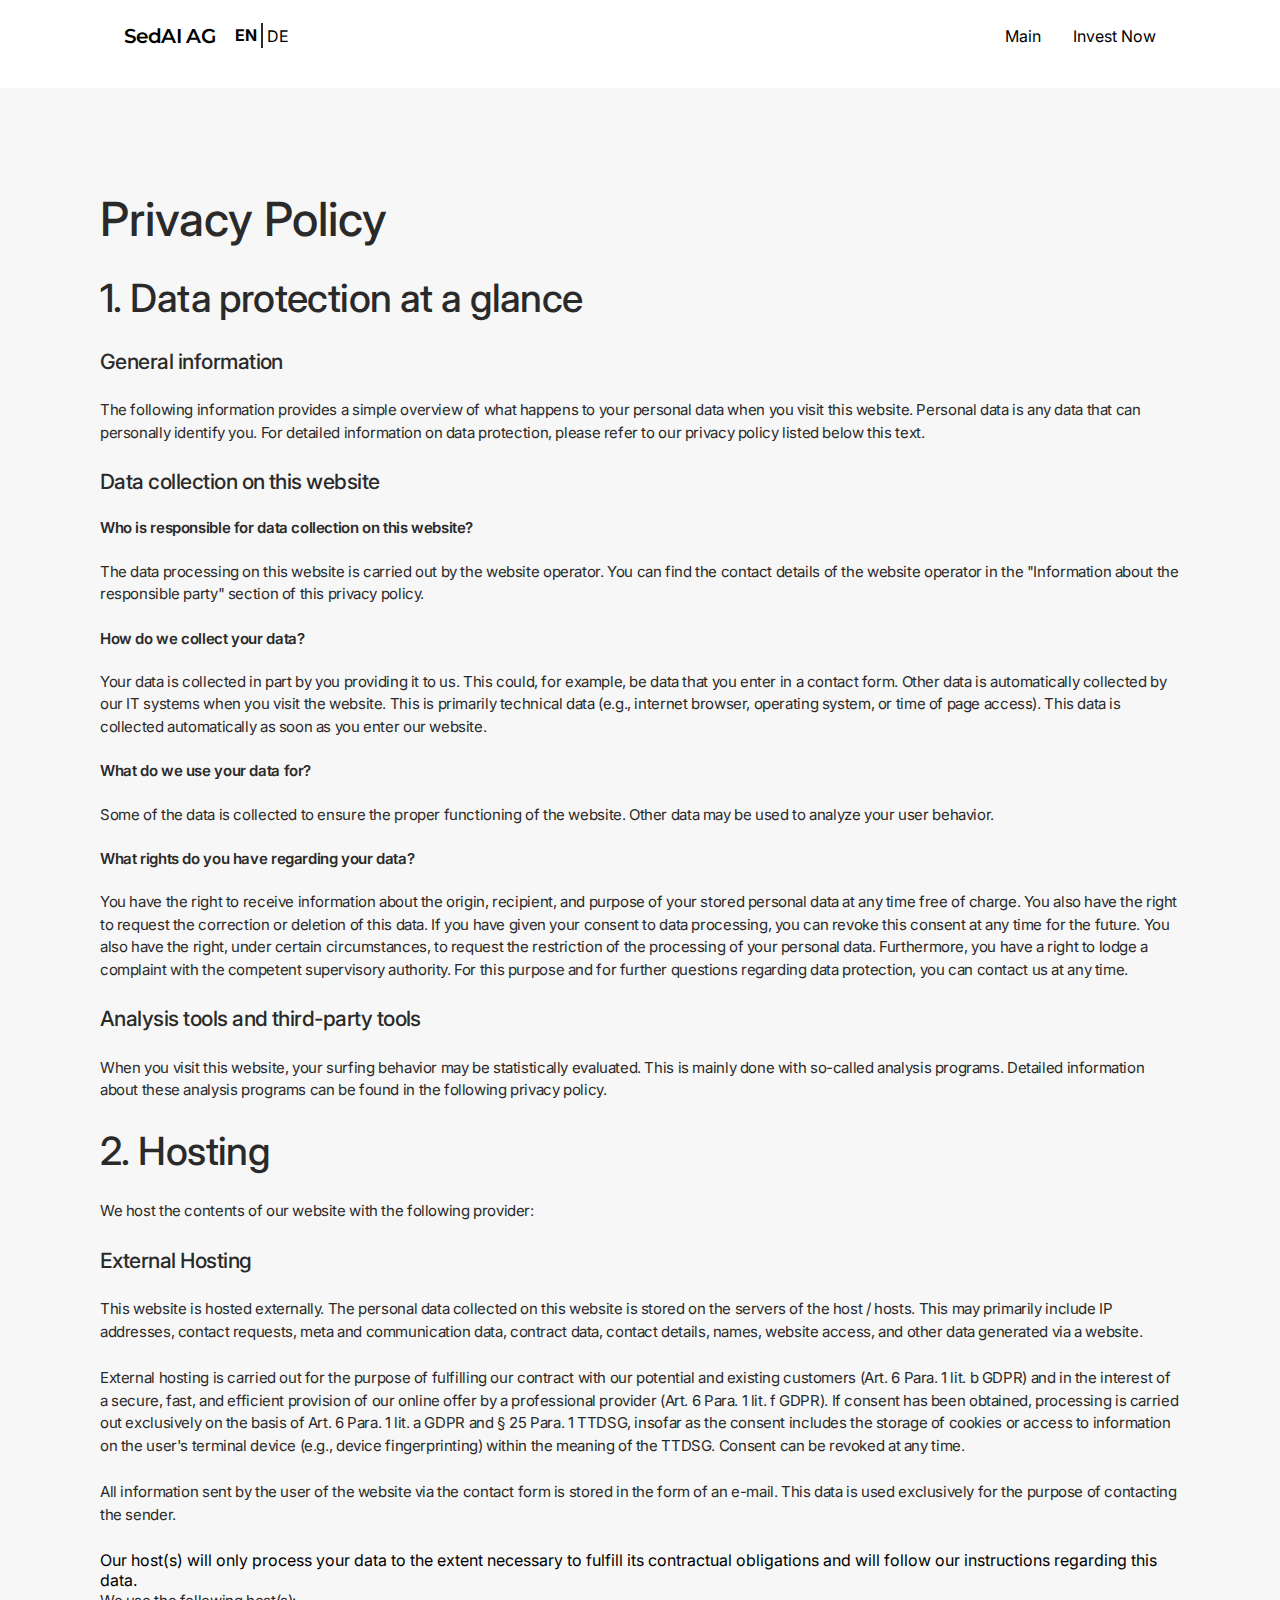
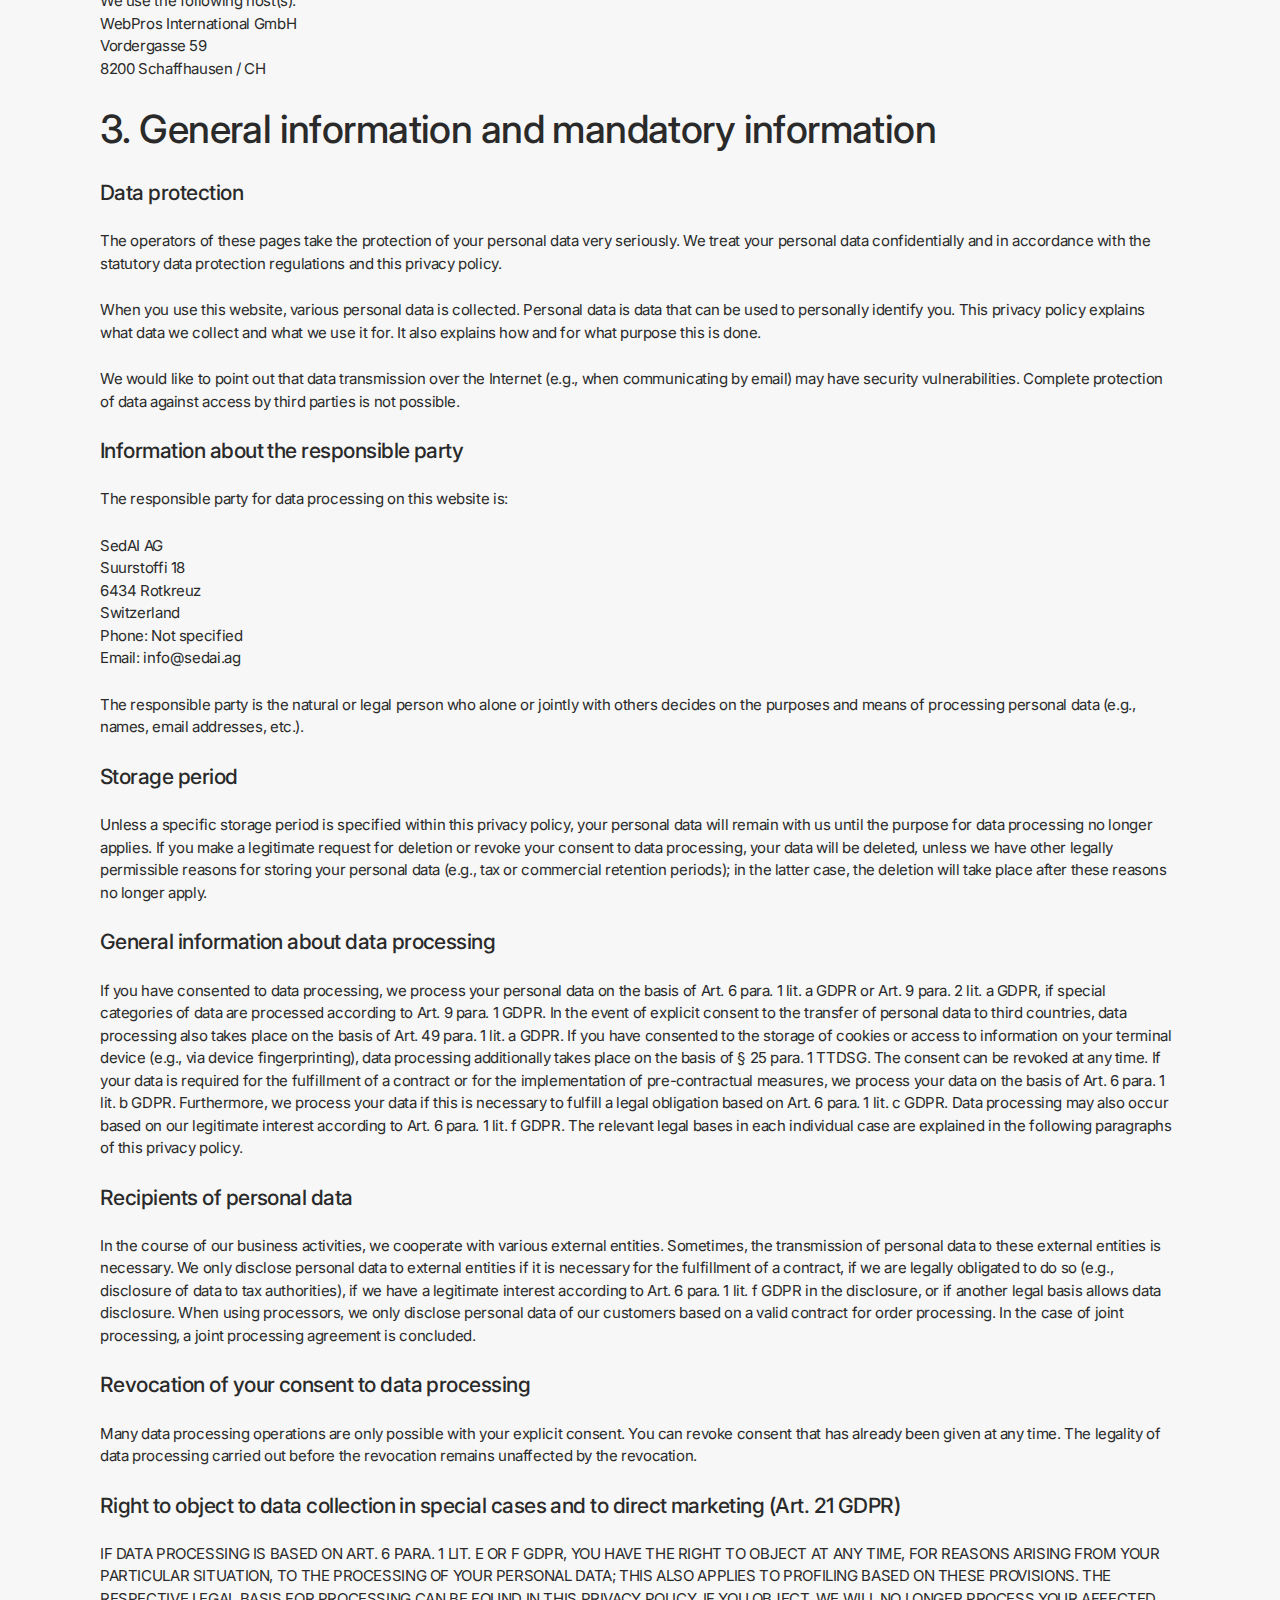
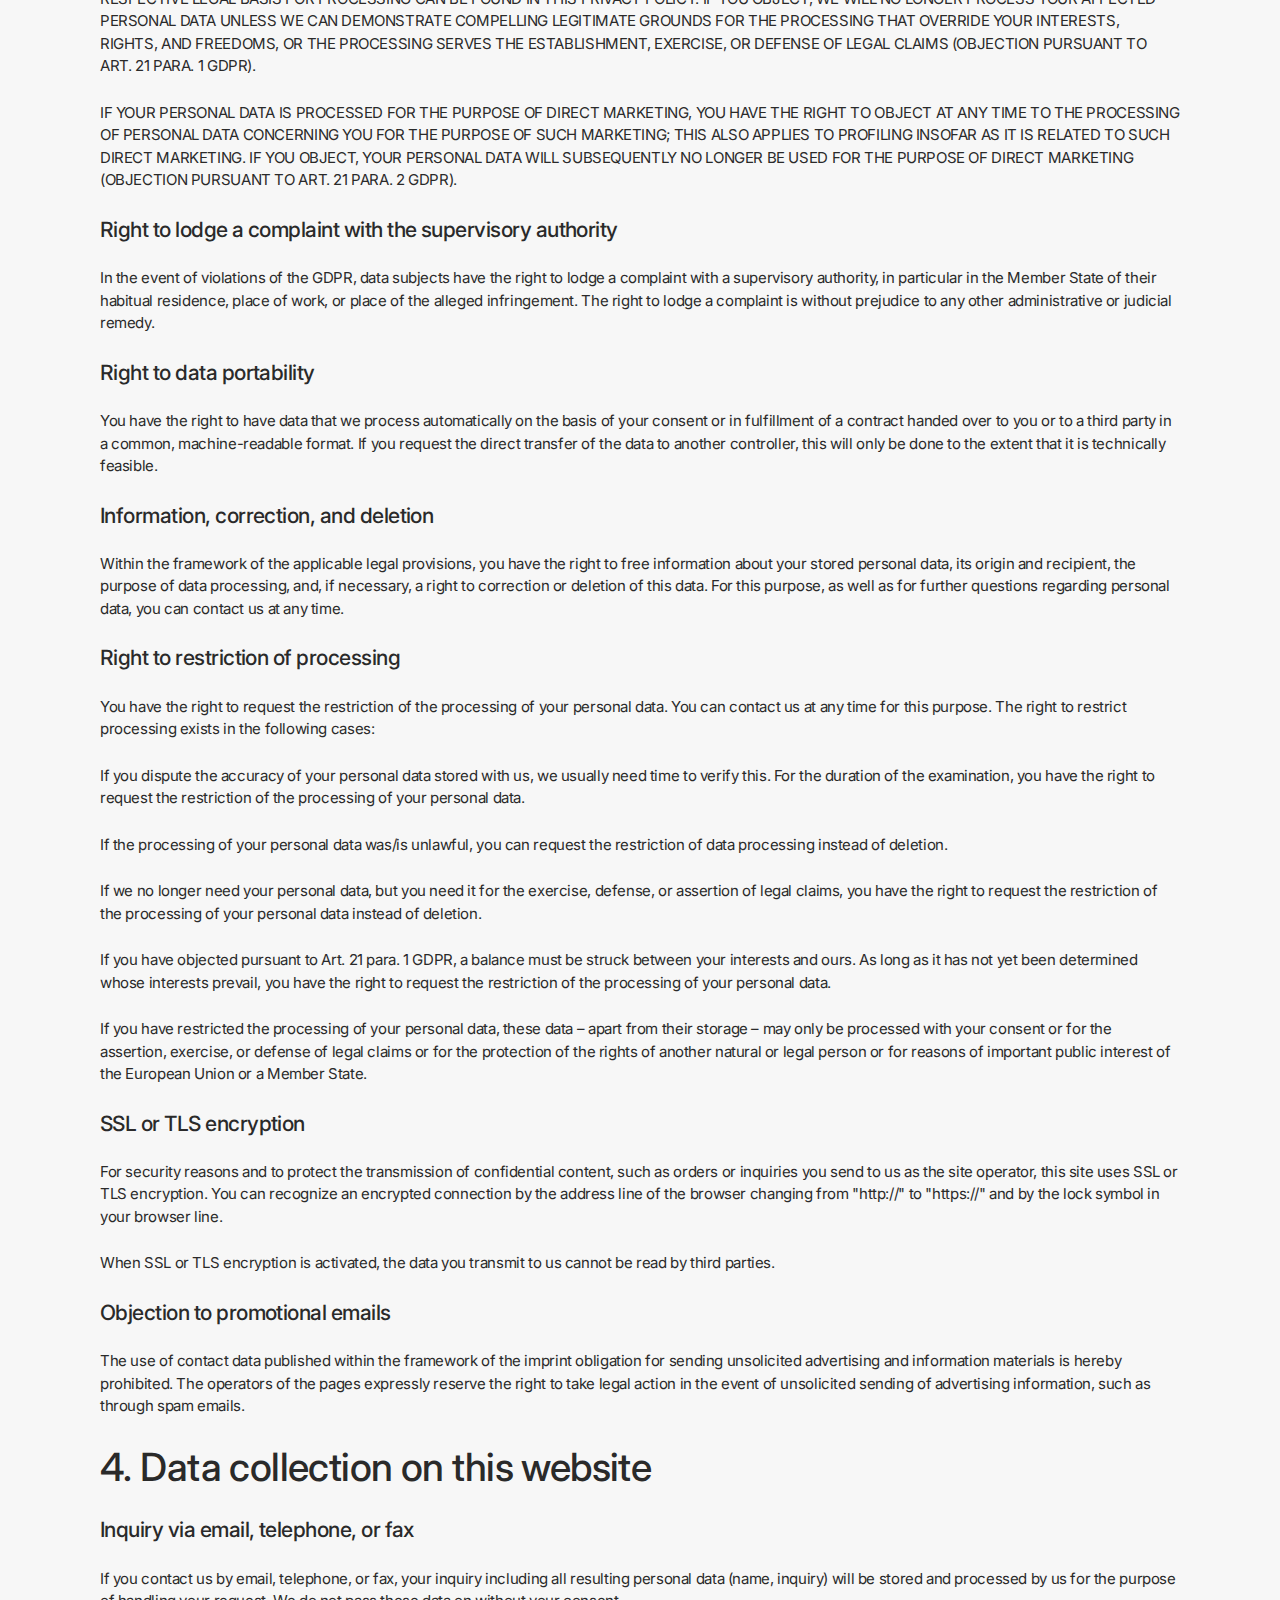
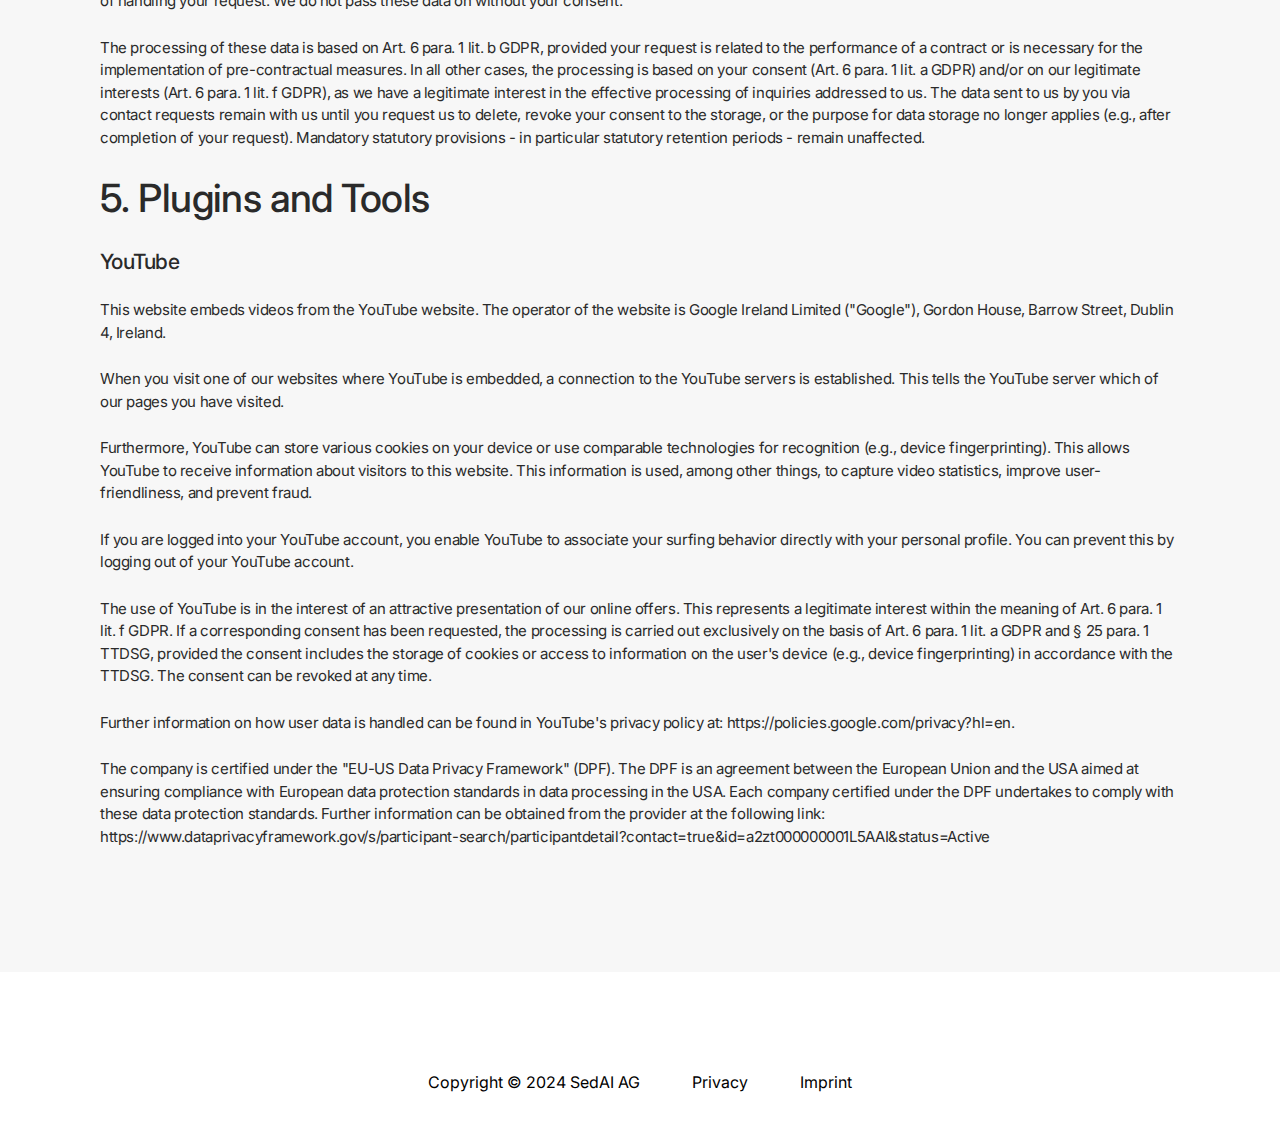
<file: website/privacy.html>
<!DOCTYPE html>
<html lang="en">
<head>
    <meta name='copyright' content='Copyright 2024. SedAI AG. All Rights Reserved.'>
    <meta charset="utf-8">
    <meta http-equiv="Cache-Control" content="no-cache">
    <!--    <link rel="shortcut icon" href="favicon.ico">-->
    <title>SedAI AG</title>
    <link rel="stylesheet" href="css/main.css">
</head>
<body>
<header>
    <div class="wrapper header__wrapper">
        <a class="header__logo" href="/">SedAI AG</a>
        <div class="header__lang">
            <a class="header__lang-en header--active" href="/privacy.html">EN</a>
            <a class="header__lang-de" href="/datenschutz.html">DE</a>
        </div>
        <div class="header__navi">
            <a href="/">Main</a>
            <a href="mailto:info@sedai.ag">Invest Now</a>
        </div>
    </div>
</header>

<div class="header-spacer"></div>

<section class="section-privacy wrapper">
    <h1 class="h1-text">Privacy Policy</h1>
    <h2 class="h2-text">1. Data protection at a glance</h2>
    <h3 class="h3-text">General information</h3>
    <p class="text-standard">The following information provides a simple overview of what happens to your personal data
        when you visit this website. Personal data is any data that can personally identify you. For detailed
        information on data protection, please refer to our privacy policy listed below this text.</p>
    <h3 class="h3-text">Data collection on this website</h3>
    <p class="text-standard text--fett">Who is responsible for data collection on this website?</p>
    <p class="text-standard">The data processing on this website is carried out by the website operator. You can find
        the contact details of the website operator in the "Information about the responsible party" section of this
        privacy policy.</p>
    <p class="text-standard text--fett">How do we collect your data?</p>
    <p class="text-standard">Your data is collected in part by you providing it to us. This could, for example, be data
        that you enter in a contact form. Other data is automatically collected by our IT systems when you visit the
        website. This is primarily technical data (e.g., internet browser, operating system, or time of page access).
        This data is collected automatically as soon as you enter our website.</p>
    <p class="text-standard text--fett">What do we use your data for?</p>
    <p class="text-standard">Some of the data is collected to ensure the proper functioning of the website. Other data
        may be used to analyze your user behavior.</p>
    <p class="text-standard text--fett">What rights do you have regarding your data?</p>
    <p class="text-standard">You have the right to receive information about the origin, recipient, and purpose of your
        stored personal data at any time free of charge. You also have the right to request the correction or deletion
        of this data. If you have given your consent to data processing, you can revoke this consent at any time for the
        future. You also have the right, under certain circumstances, to request the restriction of the processing of
        your personal data. Furthermore, you have a right to lodge a complaint with the competent supervisory authority.
        For this purpose and for further questions regarding data protection, you can contact us at any time.</p>
    <h3 class="h3-text">Analysis tools and third-party tools</h3>
    <p class="text-standard">When you visit this website, your surfing behavior may be statistically evaluated. This is
        mainly done with so-called analysis programs. Detailed information about these analysis programs can be found in
        the following privacy policy.</p>
    <h2 class="h2-text">2. Hosting</h2>
    <p class="text-standard">We host the contents of our website with the following provider:</p>
    <h3 class="h3-text">External Hosting</h3>
    <p class="text-standard">This website is hosted externally. The personal data collected on this website is stored on
        the servers of the host / hosts. This may primarily include IP addresses, contact requests, meta and
        communication data, contract data, contact details, names, website access, and other data generated via a
        website.</p>
    <p class="text-standard">External hosting is carried out for the purpose of fulfilling our contract with our
        potential and existing customers (Art. 6 Para. 1 lit. b GDPR) and in the interest of a secure, fast, and
        efficient provision of our online offer by a professional provider (Art. 6 Para. 1 lit. f GDPR). If consent has
        been obtained, processing is carried out exclusively on the basis of Art. 6 Para. 1 lit. a GDPR and § 25 Para. 1
        TTDSG, insofar as the consent includes the storage of cookies or access to information on the user's terminal
        device (e.g., device fingerprinting) within the meaning of the TTDSG. Consent can be revoked at any time.</p>
    <p class="text-standard">All information sent by the user of the website via the contact form is stored in the form of an e-mail. This data is used exclusively for the purpose of contacting the sender.</p
    <p class="text-standard">Our host(s) will only process your data to the extent necessary to fulfill its contractual
        obligations and will follow our instructions regarding this data.</p>
    <p class="text-standard">We use the following host(s):</br>
        WebPros International GmbH</br>
        Vordergasse 59</br>
        8200 Schaffhausen / CH</p>
    <h2 class="h2-text">3. General information and mandatory information</h2>
    <h3 class="h3-text">Data protection</h3>
    <p class="text-standard">The operators of these pages take the protection of your personal data very seriously. We
        treat your personal data confidentially and in accordance with the statutory data protection regulations and
        this privacy policy.</p>
    <p class="text-standard">When you use this website, various personal data is collected. Personal data is data that
        can be used to personally identify you. This privacy policy explains what data we collect and what we use it
        for. It also explains how and for what purpose this is done.</p>
    <p class="text-standard">We would like to point out that data transmission over the Internet (e.g., when
        communicating by email) may have security vulnerabilities. Complete protection of data against access by third
        parties is not possible.</p>
    <h3 class="h3-text">Information about the responsible party</h3>
    <p class="text-standard">The responsible party for data processing on this website is:</p>
    <p class="text-standard">SedAI AG</br>
        Suurstoffi 18</br>
        6434 Rotkreuz</br>
        Switzerland</br>
        Phone: Not specified</br>
        Email: info@sedai.ag</p>
    <p class="text-standard">The responsible party is the natural or legal person who alone or jointly with others
        decides on the purposes and means of processing personal data (e.g., names, email addresses, etc.).</p>
    <h3 class="h3-text">Storage period</h3>
    <p class="text-standard">Unless a specific storage period is specified within this privacy policy, your personal
        data will remain with us until the purpose for data processing no longer applies. If you make a legitimate
        request for deletion or revoke your consent to data processing, your data will be deleted, unless we have other
        legally permissible reasons for storing your personal data (e.g., tax or commercial retention periods); in the
        latter case, the deletion will take place after these reasons no longer apply.</p>
    <h3 class="h3-text">General information about data processing</h3>
    <p class="text-standard">If you have consented to data processing, we process your personal data on the basis of
        Art. 6 para. 1 lit. a GDPR or Art. 9 para. 2 lit. a GDPR, if special categories of data are processed according
        to Art. 9 para. 1 GDPR. In the event of explicit consent to the transfer of personal data to third countries,
        data processing also takes place on the basis of Art. 49 para. 1 lit. a GDPR. If you have consented to the
        storage of cookies or access to information on your terminal device (e.g., via device fingerprinting), data
        processing additionally takes place on the basis of § 25 para. 1 TTDSG. The consent can be revoked at any time.
        If your data is required for the fulfillment of a contract or for the implementation of pre-contractual
        measures, we process your data on the basis of Art. 6 para. 1 lit. b GDPR. Furthermore, we process your data if
        this is necessary to fulfill a legal obligation based on Art. 6 para. 1 lit. c GDPR. Data processing may also
        occur based on our legitimate interest according to Art. 6 para. 1 lit. f GDPR. The relevant legal bases in each
        individual case are explained in the following paragraphs of this privacy policy.</p>
    <h3 class="h3-text">Recipients of personal data</h3>
    <p class="text-standard">In the course of our business activities, we cooperate with various external entities.
        Sometimes, the transmission of personal data to these external entities is necessary. We only disclose personal
        data to external entities if it is necessary for the fulfillment of a contract, if we are legally obligated to
        do so (e.g., disclosure of data to tax authorities), if we have a legitimate interest according to Art. 6 para.
        1 lit. f GDPR in the disclosure, or if another legal basis allows data disclosure. When using processors, we
        only disclose personal data of our customers based on a valid contract for order processing. In the case of
        joint processing, a joint processing agreement is concluded.</p>
    <h3 class="h3-text">Revocation of your consent to data processing</h3>
    <p class="text-standard">Many data processing operations are only possible with your explicit consent. You can
        revoke consent that has already been given at any time. The legality of data processing carried out before the
        revocation remains unaffected by the revocation.</p>
    <h3 class="h3-text">Right to object to data collection in special cases and to direct marketing (Art. 21 GDPR)</h3>
    <p class="text-standard">IF DATA PROCESSING IS BASED ON ART. 6 PARA. 1 LIT. E OR F GDPR, YOU HAVE THE RIGHT TO
        OBJECT AT ANY TIME, FOR REASONS ARISING FROM YOUR PARTICULAR SITUATION, TO THE PROCESSING OF YOUR PERSONAL DATA;
        THIS ALSO APPLIES TO PROFILING BASED ON THESE PROVISIONS. THE RESPECTIVE LEGAL BASIS FOR PROCESSING CAN BE FOUND
        IN THIS PRIVACY POLICY. IF YOU OBJECT, WE WILL NO LONGER PROCESS YOUR AFFECTED PERSONAL DATA UNLESS WE CAN
        DEMONSTRATE COMPELLING LEGITIMATE GROUNDS FOR THE PROCESSING THAT OVERRIDE YOUR INTERESTS, RIGHTS, AND FREEDOMS,
        OR THE PROCESSING SERVES THE ESTABLISHMENT, EXERCISE, OR DEFENSE OF LEGAL CLAIMS (OBJECTION PURSUANT TO ART. 21
        PARA. 1 GDPR).</p>
    <p class="text-standard">IF YOUR PERSONAL DATA IS PROCESSED FOR THE PURPOSE OF DIRECT MARKETING, YOU HAVE THE RIGHT
        TO OBJECT AT ANY TIME TO THE PROCESSING OF PERSONAL DATA CONCERNING YOU FOR THE PURPOSE OF SUCH MARKETING; THIS
        ALSO APPLIES TO PROFILING INSOFAR AS IT IS RELATED TO SUCH DIRECT MARKETING. IF YOU OBJECT, YOUR PERSONAL DATA
        WILL SUBSEQUENTLY NO LONGER BE USED FOR THE PURPOSE OF DIRECT MARKETING (OBJECTION PURSUANT TO ART. 21 PARA. 2
        GDPR).</p>
    <h3 class="h3-text">Right to lodge a complaint with the supervisory authority</h3>
    <p class="text-standard">In the event of violations of the GDPR, data subjects have the right to lodge a complaint
        with a supervisory authority, in particular in the Member State of their habitual residence, place of work, or
        place of the alleged infringement. The right to lodge a complaint is without prejudice to any other
        administrative or judicial remedy.</p>
    <h3 class="h3-text">Right to data portability</h3>
    <p class="text-standard">You have the right to have data that we process automatically on the basis of your consent
        or in fulfillment of a contract handed over to you or to a third party in a common, machine-readable format. If
        you request the direct transfer of the data to another controller, this will only be done to the extent that it
        is technically feasible.</p>
    <h3 class="h3-text">Information, correction, and deletion</h3>
    <p class="text-standard">Within the framework of the applicable legal provisions, you have the right to free
        information about your stored personal data, its origin and recipient, the purpose of data processing, and, if
        necessary, a right to correction or deletion of this data. For this purpose, as well as for further questions
        regarding personal data, you can contact us at any time.</p>
    <h3 class="h3-text">Right to restriction of processing</h3>
    <p class="text-standard">You have the right to request the restriction of the processing of your personal data. You
        can contact us at any time for this purpose. The right to restrict processing exists in the following cases:</p>
    <ul>
        <li class="text-standard">If you dispute the accuracy of your personal data stored with us, we usually need time
            to verify this. For the duration of the examination, you have the right to request the restriction of the
            processing of your personal data.
        </li>
        <li class="text-standard">If the processing of your personal data was/is unlawful, you can request the
            restriction of data processing instead of deletion.
        </li>
        <li class="text-standard">If we no longer need your personal data, but you need it for the exercise, defense, or
            assertion of legal claims, you have the right to request the restriction of the processing of your personal
            data instead of deletion.
        </li>
        <li class="text-standard">If you have objected pursuant to Art. 21 para. 1 GDPR, a balance must be struck
            between your interests and ours. As long as it has not yet been determined whose interests prevail, you have
            the right to request the restriction of the processing of your personal data.
        </li>
    </ul>
    <p class="text-standard">If you have restricted the processing of your personal data, these data – apart from their
        storage – may only be processed with your consent or for the assertion, exercise, or defense of legal claims or
        for the protection of the rights of another natural or legal person or for reasons of important public interest
        of the European Union or a Member State.</p>
    <h3 class="h3-text">SSL or TLS encryption</h3>
    <p class="text-standard">For security reasons and to protect the transmission of confidential content, such as
        orders or inquiries you send to us as the site operator, this site uses SSL or TLS encryption. You can recognize
        an encrypted connection by the address line of the browser changing from "http://" to "https://" and by the lock
        symbol in your browser line.</p>
    <p class="text-standard">When SSL or TLS encryption is activated, the data you transmit to us cannot be read by
        third parties.</p>
    <h3 class="h3-text">Objection to promotional emails</h3>
    <p class="text-standard">The use of contact data published within the framework of the imprint obligation for
        sending unsolicited advertising and information materials is hereby prohibited. The operators of the pages
        expressly reserve the right to take legal action in the event of unsolicited sending of advertising information,
        such as through spam emails.</p>
    <h2 class="h2-text">4. Data collection on this website</h2>
    <h3 class="h3-text">Inquiry via email, telephone, or fax</h3>
    <p class="text-standard">If you contact us by email, telephone, or fax, your inquiry including all resulting
        personal data (name, inquiry) will be stored and processed by us for the purpose of handling your request. We do
        not pass these data on without your consent.</p>
    <p class="text-standard">The processing of these data is based on Art. 6 para. 1 lit. b GDPR, provided your request
        is related to the performance of a contract or is necessary for the implementation of pre-contractual measures.
        In all other cases, the processing is based on your consent (Art. 6 para. 1 lit. a GDPR) and/or on our
        legitimate interests (Art. 6 para. 1 lit. f GDPR), as we have a legitimate interest in the effective processing
        of inquiries addressed to us. The data sent to us by you via contact requests remain with us until you request
        us to delete, revoke your consent to the storage, or the purpose for data storage no longer applies (e.g., after
        completion of your request). Mandatory statutory provisions - in particular statutory retention periods - remain
        unaffected.</p>
    <h2 class="h2-text">5. Plugins and Tools</h2>
    <h3 class="h3-text">YouTube</h3>
    <p class="text-standard">This website embeds videos from the YouTube website. The operator of the website is Google
        Ireland Limited ("Google"), Gordon House, Barrow Street, Dublin 4, Ireland.</p>
    <p class="text-standard">When you visit one of our websites where YouTube is embedded, a connection to the YouTube
        servers is established. This tells the YouTube server which of our pages you have visited.</p>
    <p class="text-standard">Furthermore, YouTube can store various cookies on your device or use comparable
        technologies for recognition (e.g., device fingerprinting). This allows YouTube to receive information about
        visitors to this website. This information is used, among other things, to capture video statistics, improve
        user-friendliness, and prevent fraud.</p>
    <p class="text-standard">If you are logged into your YouTube account, you enable YouTube to associate your surfing
        behavior directly with your personal profile. You can prevent this by logging out of your YouTube account.</p>
    <p class="text-standard">The use of YouTube is in the interest of an attractive presentation of our online offers.
        This represents a legitimate interest within the meaning of Art. 6 para. 1 lit. f GDPR. If a corresponding
        consent has been requested, the processing is carried out exclusively on the basis of Art. 6 para. 1 lit. a GDPR
        and § 25 para. 1 TTDSG, provided the consent includes the storage of cookies or access to information on the
        user's device (e.g., device fingerprinting) in accordance with the TTDSG. The consent can be revoked at any
        time.</p>
    <p class="text-standard">Further information on how user data is handled can be found in YouTube's privacy policy
        at: https://policies.google.com/privacy?hl=en.</p>
    <p class="text-standard">The company is certified under the "EU-US Data Privacy Framework" (DPF). The DPF is an
        agreement between the European Union and the USA aimed at ensuring compliance with European data protection
        standards in data processing in the USA. Each company certified under the DPF undertakes to comply with these
        data protection standards. Further information can be obtained from the provider at the following link:
        https://www.dataprivacyframework.gov/s/participant-search/participantdetail?contact=true&id=a2zt000000001L5AAI&status=Active</p>

</section>

<footer>
    <div class="wrapper footer__wrapper">
        <div class="footer__navi">
            <span class='footer__copyright'>Copyright © 2024 SedAI AG</span>
            <a href="/privacy.html">Privacy</a>
            <a href="/imprint.html">Imprint</a>
        </div>
    </div>
</footer>

</body>
</html>
</file>
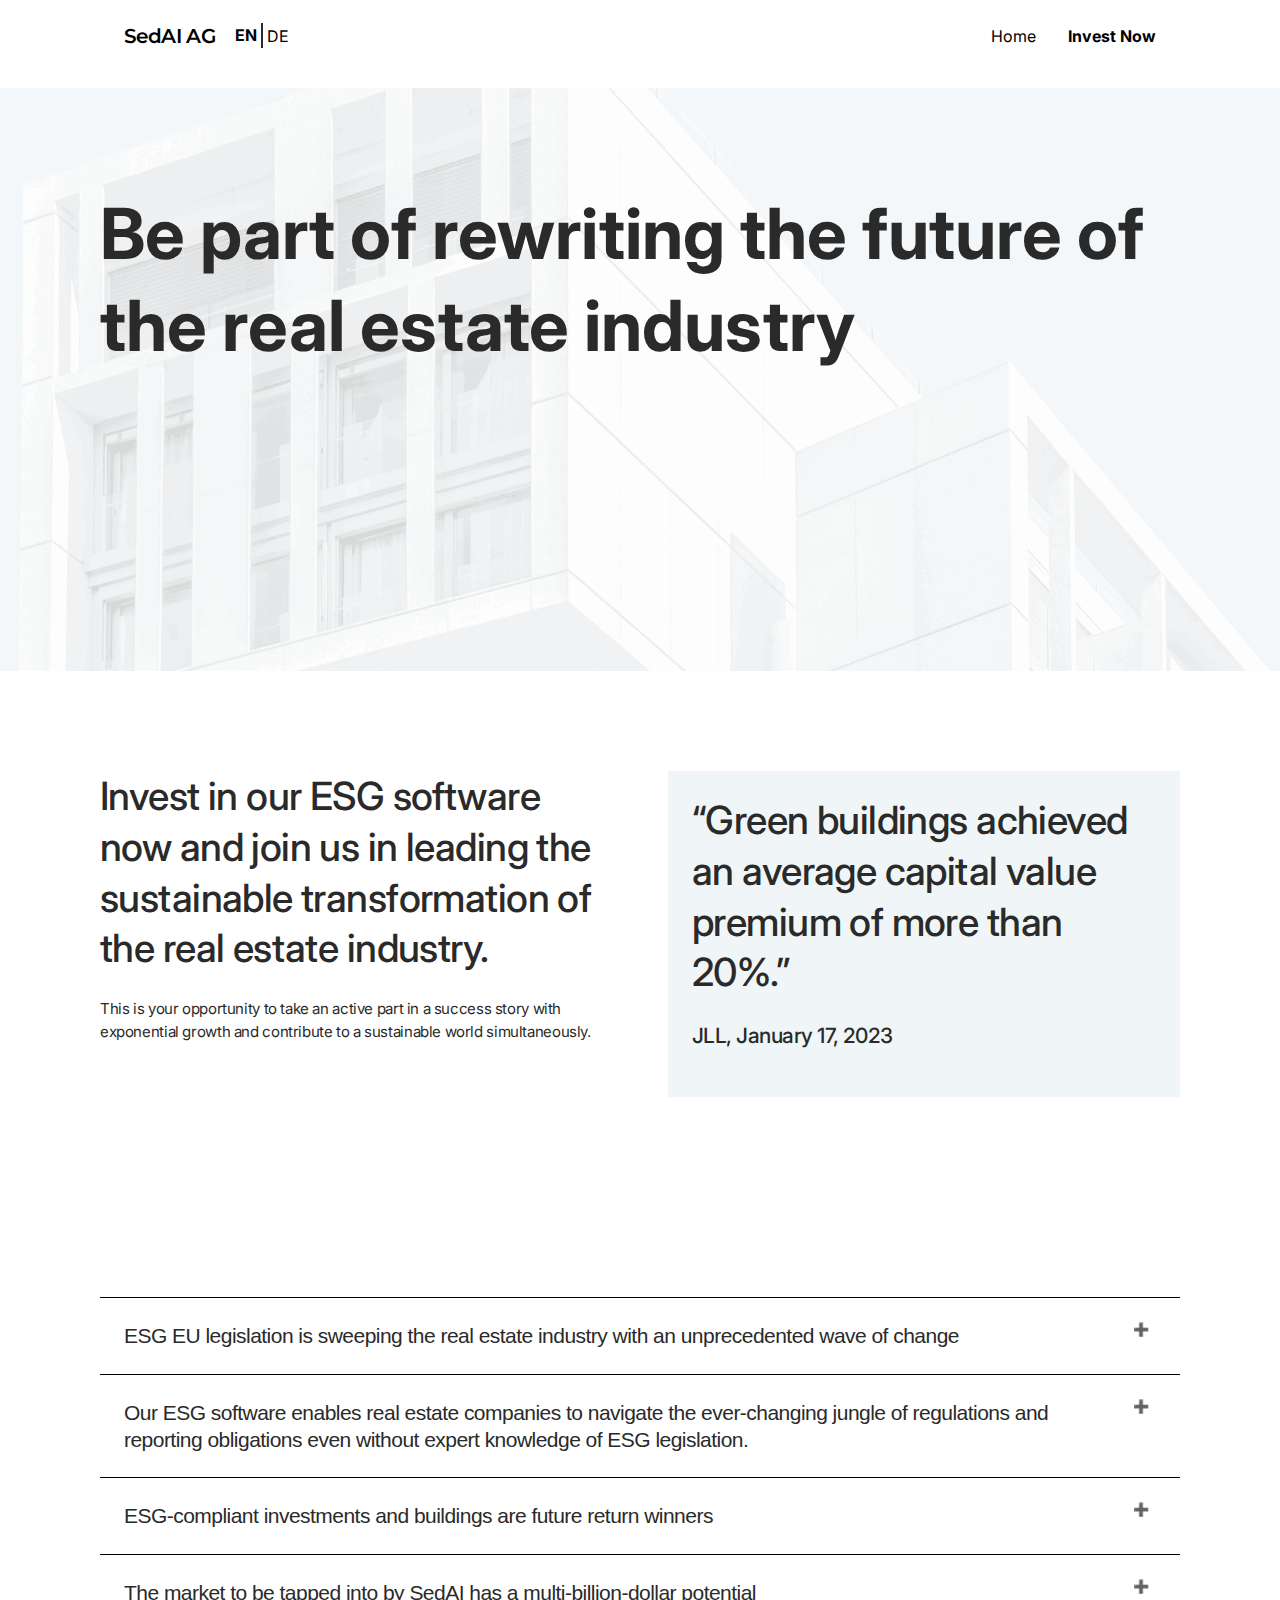
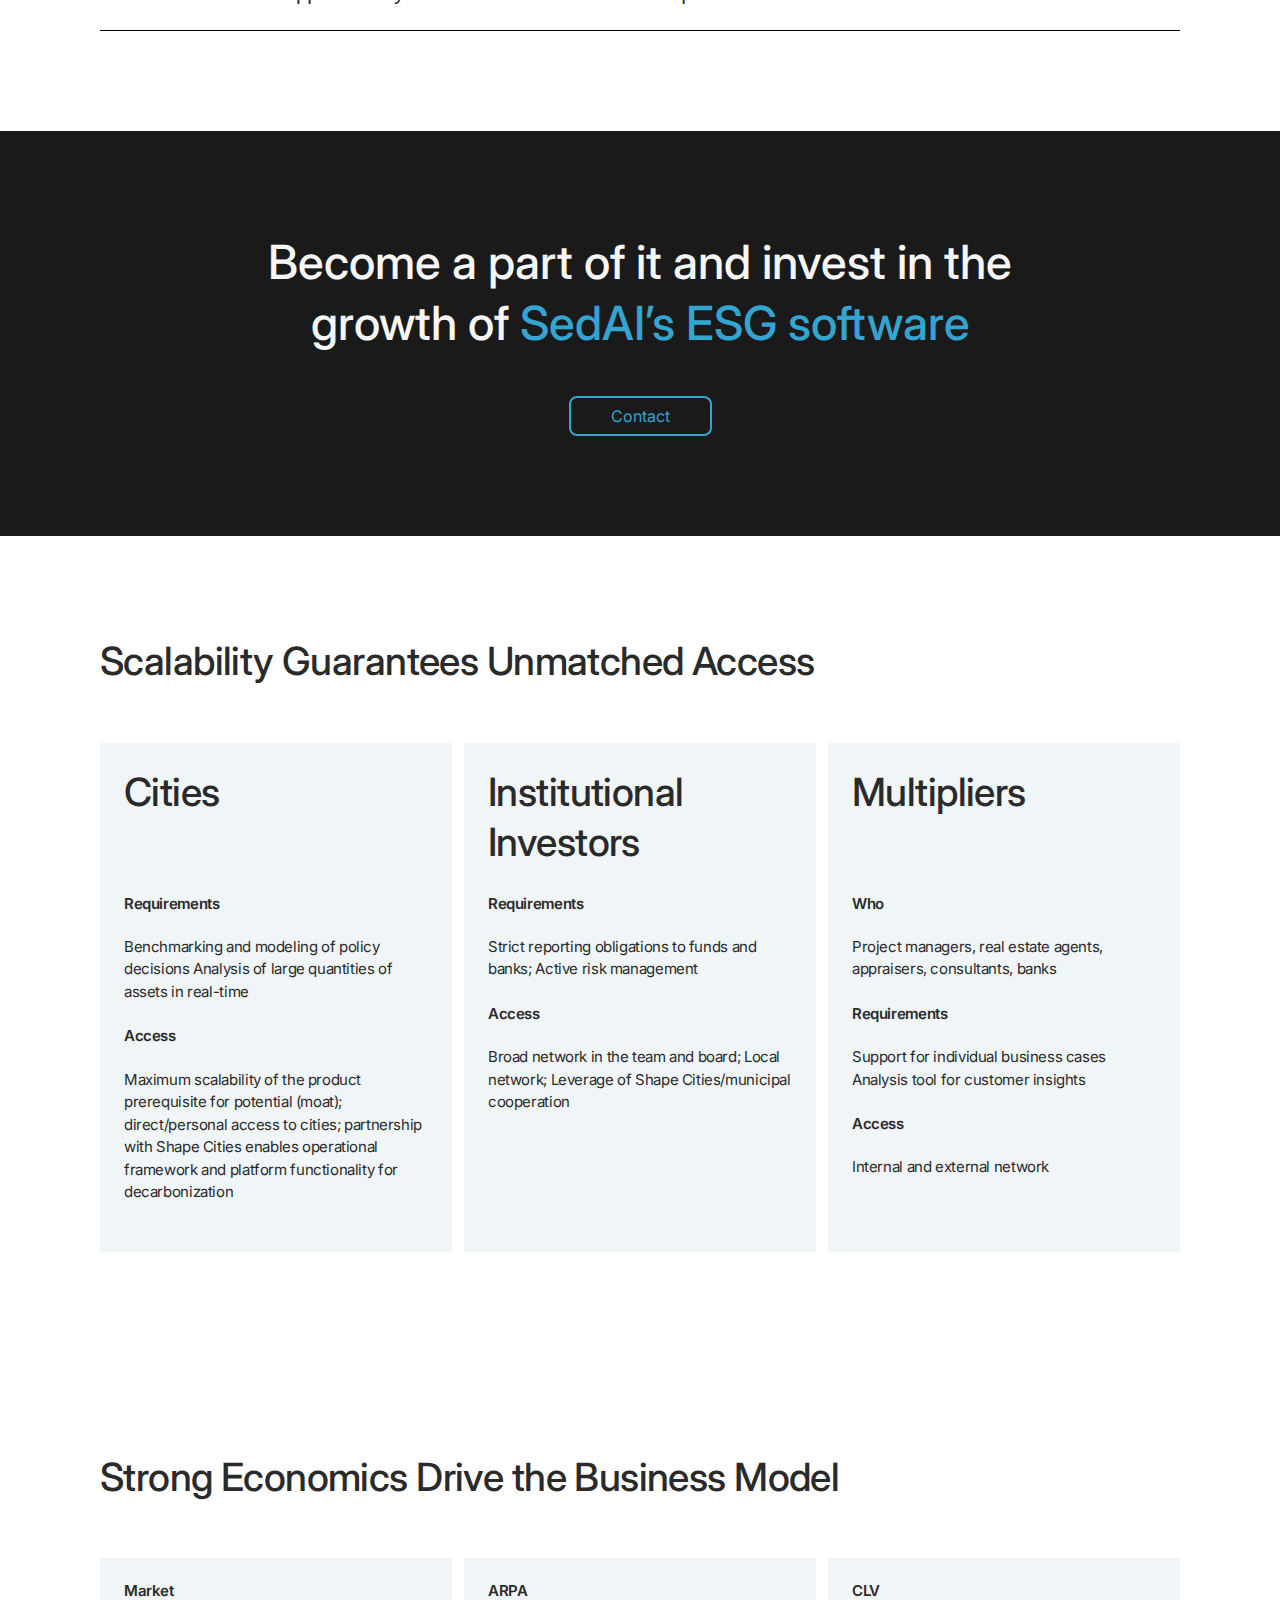
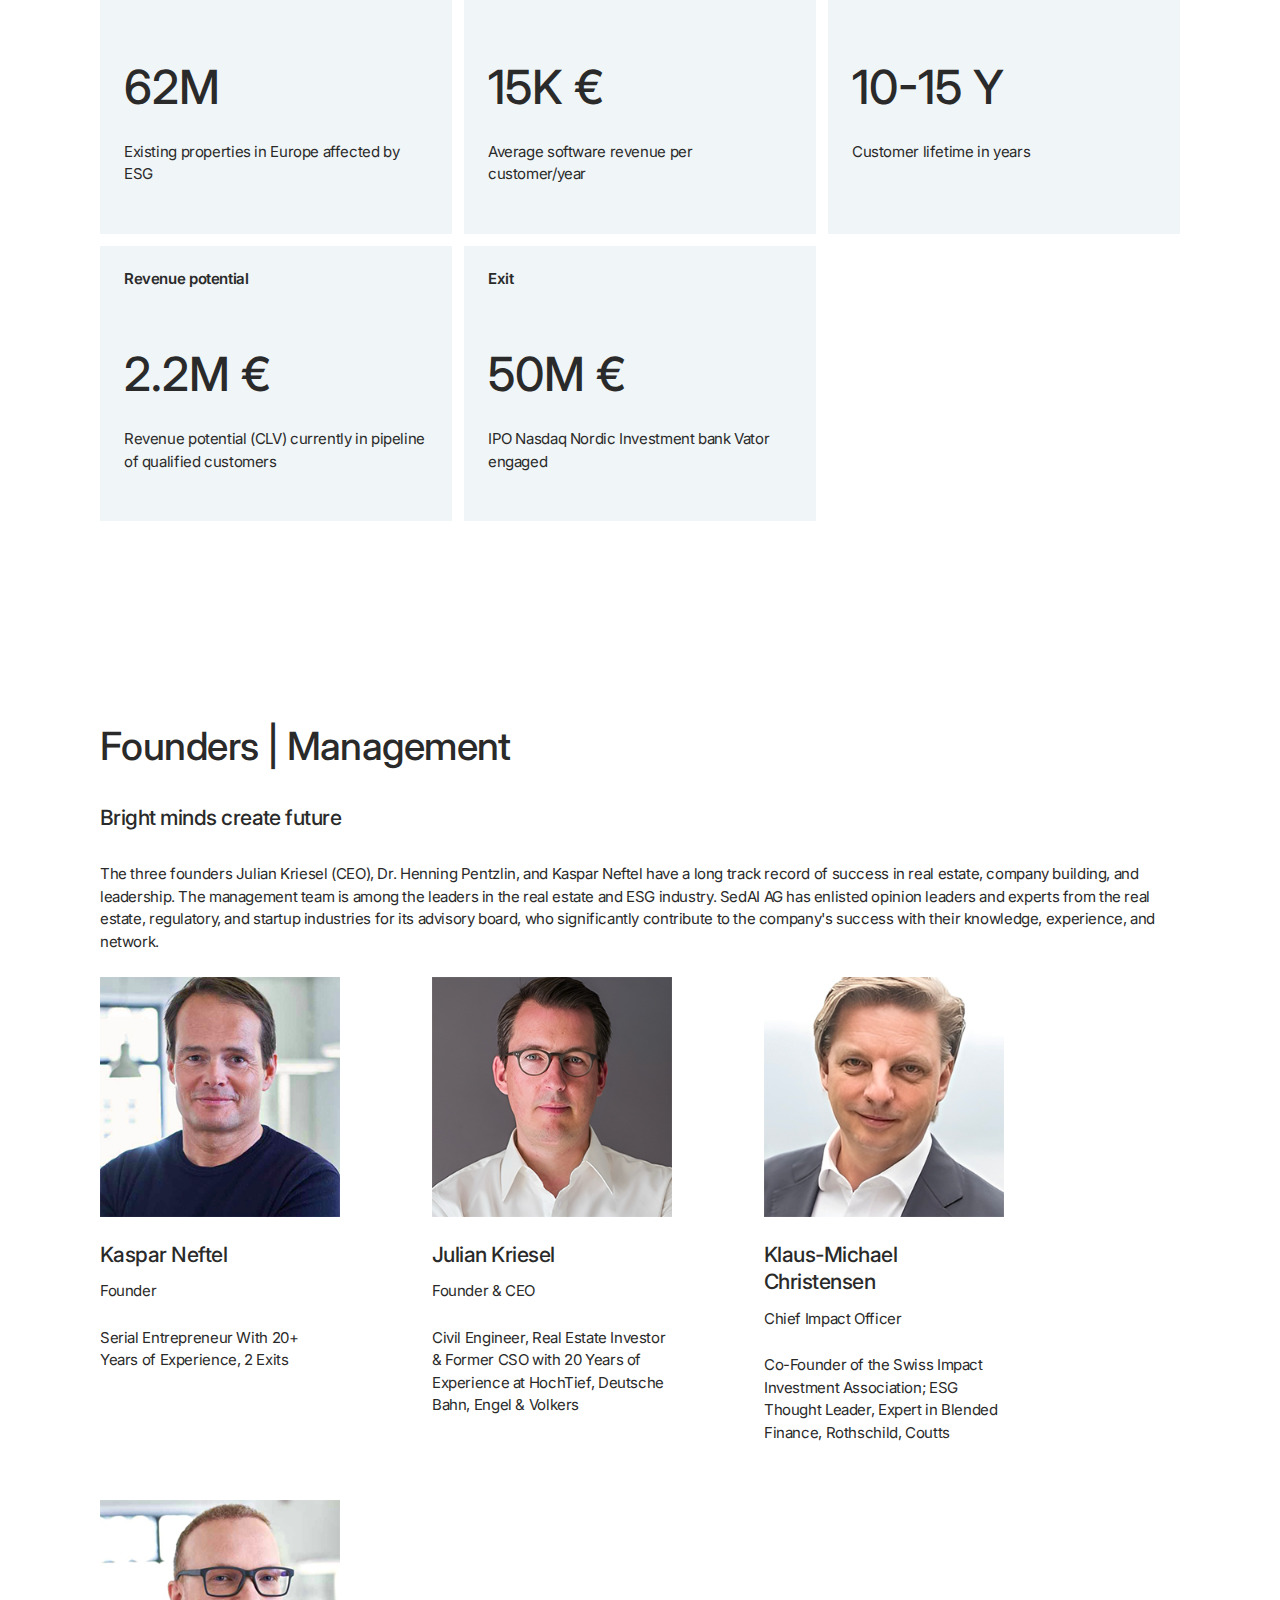
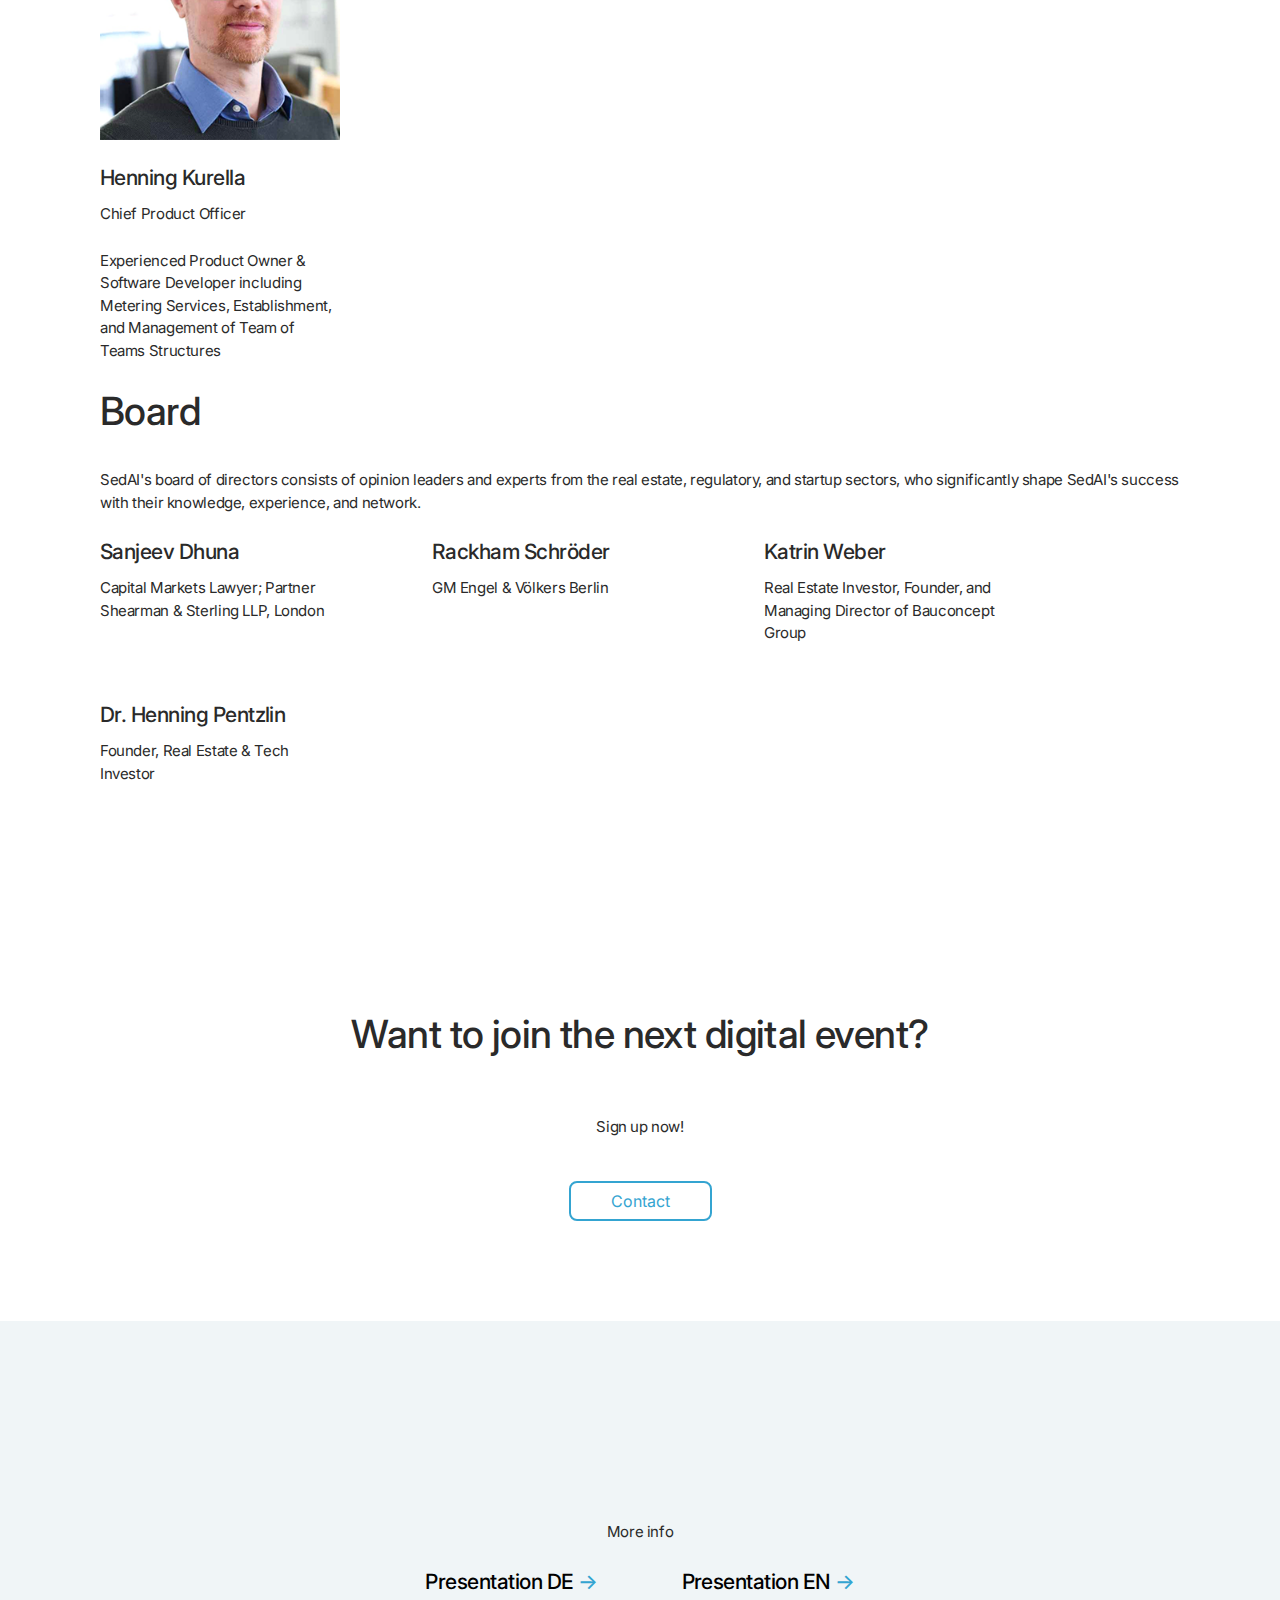
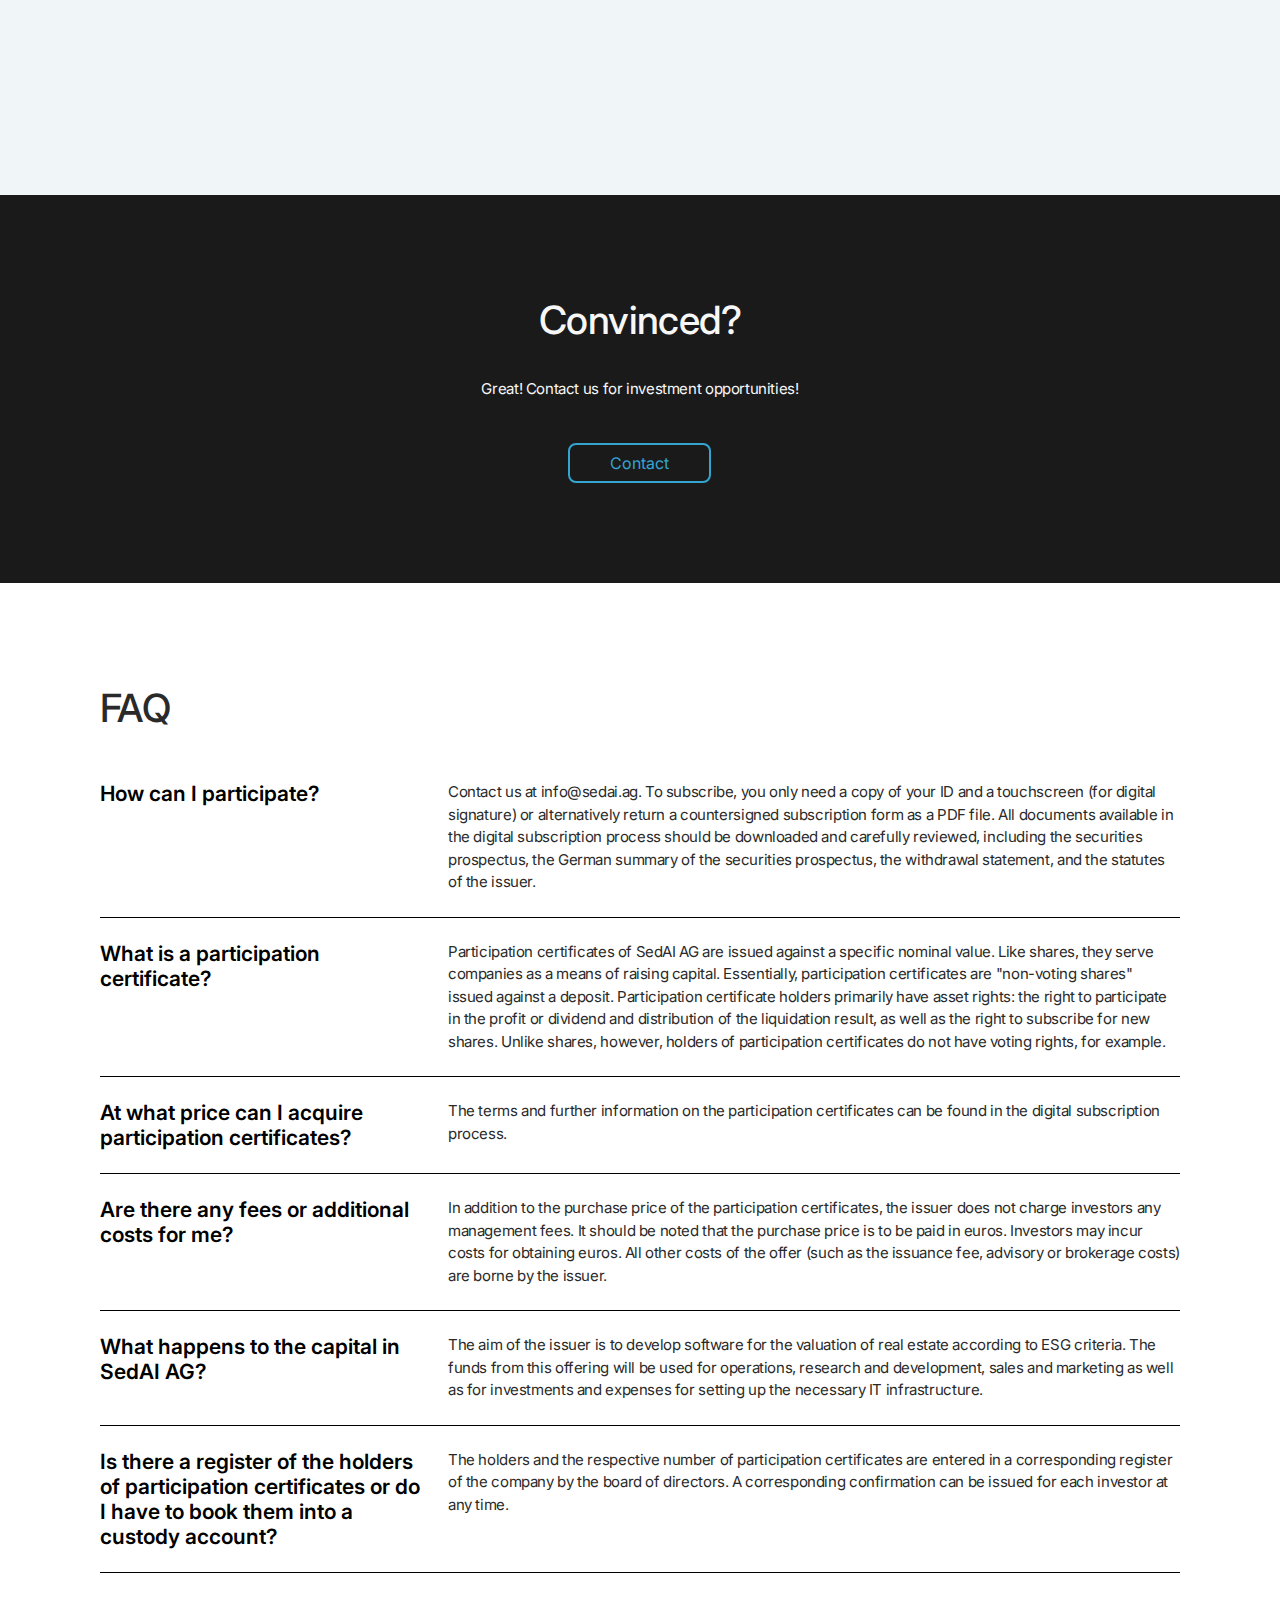
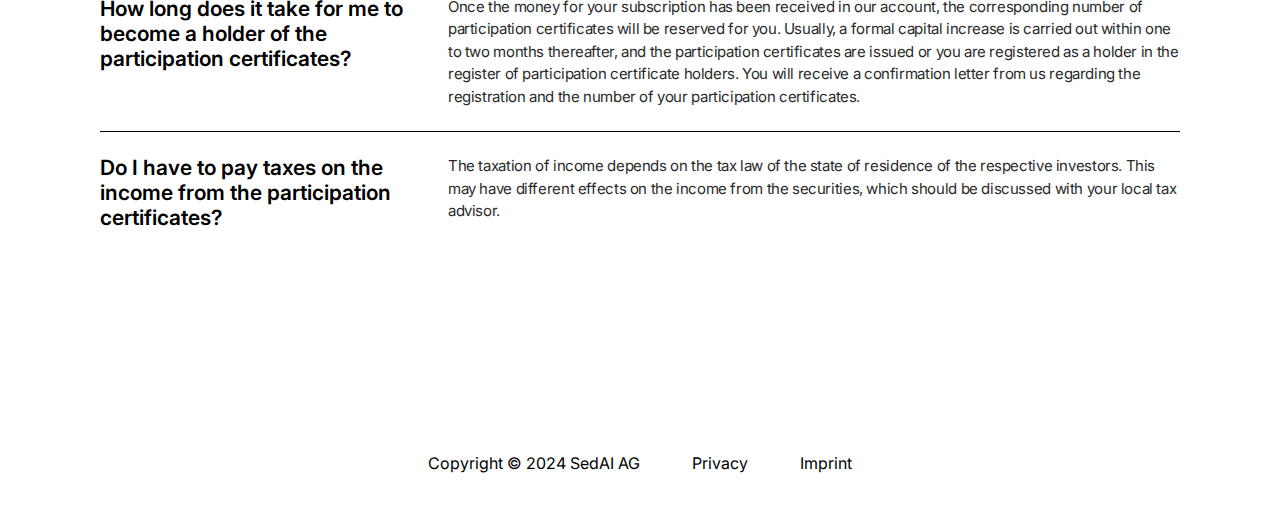
<file: website/invest/invest.html>
<!DOCTYPE html>
<html lang="de">
<head>
    <meta name='copyright' content='Copyright 2024. SedAI AG. All Rights Reserved.'>
    <meta charset="utf-8">
    <meta http-equiv="Cache-Control" content="no-cache, no-store, must-revalidate">
    <meta http-equiv="Pragma" content="no-cache">
    <meta http-equiv="Expires" content="0">
    <!--    <link rel="shortcut icon" href="favicon.ico">-->
    <title>SedAI AG</title>
    <link rel="stylesheet" href="../css/main.css">

</head>
<body>
<header>
    <div class="wrapper header__wrapper">
        <a class="header__logo" href="/">SedAI AG</a>
        <div class="header__lang">
            <a class="header__lang-en header--active" href="invest.hmtl">EN</a>
            <a class="header__lang-de" href="invest_de.html">DE</a>
        </div>
        <div class="header__navi">
            <a href="/">Home</a>
            <a class="header--active" href="invest/invest_de.html">Invest Now</a>
        </div>
    </div>
</header>
<div class="header-spacer"></div>

<section class="section-headline">
    <div class='wrapper'>
        <div class="h1-text"><h2>Be part of rewriting the future of the real estate industry</h2></div>
    </div>
</section>

<section class="section-x-box wrapper">
    <div class="section-x-box__box-wrapper section-x-box--two-boxes">
        <div class="section-x-box__box section-x-box__box--height-300">
            <h1 class="h2-text">Invest in our ESG software now and join us in leading the sustainable transformation of
                the real estate industry.</h1>
            <p class="text-standard">This is your opportunity to take an active part in a success story with exponential
                growth and contribute to a sustainable world simultaneously.</p>
        </div>
        <div class="section-x-box__box section-x-box__box--grey section-x-box__box--height-300">
            <p class="h2-text">“Green buildings achieved an average capital value premium of more than 20%.”</p>
            <p class="h3-text">JLL, January 17, 2023</p>
        </div>
    </div>
</section>

<section class="section-accordion wrapper">
    <button class="section-accordion__folder h3-text">ESG EU legislation is sweeping the real estate industry with an
        unprecedented wave of change
    </button>
    <div class="section-accordion__panel">
        <p class="text-standard">Across our European neighbors, energetically inefficient buildings are no longer
            allowed to be rented due to new ESG legislation.</br></br>In the face of complex ESG legislation and
            regulations, the real estate industry structurally lacks the data and parameters needed to make the right
            strategic investment and renovation decisions.</p>
    </div>
    <button class="section-accordion__folder h3-text">Our ESG software enables real estate companies to navigate the
        ever-changing jungle of regulations and reporting obligations even without expert knowledge of ESG legislation.
    </button>
    <div class="section-accordion__panel">
        <p class="text-standard">The revolutionary software helps individual property owners, large real estate
            portfolios, and entire cities to develop, visualize, and implement sustainability strategies despite poor
            data.</p>
    </div>
    <button class="section-accordion__folder h3-text">ESG-compliant investments and buildings are future return
        winners
    </button>
    <div class="section-accordion__panel">
        <p class="text-standard">ESG has the most significant impact on the performance of existing
            properties.</br></br>In the professionally managed sector alone, there are over 60 million of these existing
            buildings in Europe. Every property is affected by ESG legislation.</p>
    </div>
    <button class="section-accordion__folder h3-text">The market to be tapped into by SedAI has a multi-billion-dollar
        potential
    </button>
    <div class="section-accordion__panel section-accordion__panel--last-folder">
        <p class="text-standard">To grow rapidly, SedAI is forming strategic alliances with cities. To this end, SedAI
            has partnered with the UN-Habitat initiative "Shape City." SedAI aims to become the leading ESG software
            solution for the real estate industry. Be a part of it and invest in the market launch and growth of SedAI's
            market-ready ESG software.</p>
    </div>
</section>

<section class="section-cta section-cta--black">
    <div class="wrapper">
        <h2 class="section-cta__headline section-cta__headline--narrow h1-text">Become a part of it and invest in the
            growth of <span class="color--blue">SedAI’s ESG software</span></h2>
        <a class="section-cta__button" href="mailto:info@sedai.ag">Contact</a>
    </div>
</section>

<section class="section-three-boxes wrapper">
    <div class="section-three-boxes__head">
        <h2 class="h2-text margin-bottom--big">Scalability Guarantees Unmatched Access</h2>
    </div>
    <div class="section-three-boxes__text-wrapper">
        <div class="section-three-boxes__box">
            <h3 class="h2-text">Cities</h3>
            <p class="text-standard text--fett">Requirements</p>
            <p class="text-standard">Benchmarking and modeling of policy decisions
                Analysis of large quantities of assets in real-time</p>
            <p class="text-standard text--fett">Access</p>
            <p class="text-standard">Maximum scalability of the product prerequisite for potential (moat);
                direct/personal access to cities; partnership with Shape Cities enables operational framework and
                platform functionality for decarbonization
            </p>
        </div>

        <div class="section-three-boxes__box">
            <h3 class="h2-text">Institutional Investors</h3>
            <p class="text-standard text--fett">Requirements</p>
            <p class="text-standard">Strict reporting obligations to funds and banks;
                Active risk management
            </p>
            <p class="text-standard text--fett">Access</p>
            <p class="text-standard">Broad network in the team and board;
                Local network;
                Leverage of Shape Cities/municipal cooperation
            </p>
        </div>

        <div class="section-three-boxes__box">
            <h3 class="h2-text">Multipliers</h3>
            <p class="text-standard text--fett">Who</p>
            <p class="text-standard">Project managers, real estate agents, appraisers, consultants, banks</p>
            <p class="text-standard text--fett">Requirements</p>
            <p class="text-standard">Support for individual business cases
                Analysis tool for customer insights
            </p>
            <p class="text-standard text--fett">Access</p>
            <p class="text-standard">Internal and external network
            </p>
        </div>

    </div>
</section>

<section class="section-x-box wrapper">
    <div class="section-x-box__head">
        <h2 class="h2-text margin-bottom--big">Strong Economics Drive the Business Model</h2>
    </div>
    <div class="section-x-box__box-wrapper section-x-box--grey section-x-box--five-boxes">
        <div class="section-x-box__box">
            <h3 class="text-standard text--fett margin-bottom--big">Market</h3>
            <p class="h1-text">62M</p>
            <p class="text-standard">Existing properties in Europe affected by ESG</p>
        </div>

        <div class="section-x-box__box">
            <h3 class="text-standard text--fett margin-bottom--big">ARPA</h3>
            <p class="h1-text">15K €</p>
            <p class="text-standard">Average software revenue per customer/year</p>
        </div>

        <div class="section-x-box__box">
            <h3 class="text-standard text--fett margin-bottom--big">CLV</h3>
            <p class="h1-text">10-15 Y</p>
            <p class="text-standard">Customer lifetime in years</p>
        </div>
        <div class="section-x-box__box">
            <h3 class="text-standard text--fett margin-bottom--big">Revenue potential</h3>
            <p class="h1-text">2.2M €</p>
            <p class="text-standard">Revenue potential (CLV) currently in pipeline of qualified customers</p>
        </div>
        <div class="section-x-box__box">
            <h3 class="text-standard text--fett margin-bottom--big">Exit</h3>
            <p class="h1-text">50M €</p>
            <p class="text-standard">IPO Nasdaq Nordic Investment bank Vator engaged</p>
        </div>

    </div>
</section>


<section class="section-team wrapper">
    <div class="section-team__head">
        <h2 class="h2-text">Founders | Management</h2>
        <h3 class="h3-text">Bright minds create future</h3>
        <p class="text-standard">The three founders Julian Kriesel (CEO), Dr. Henning Pentzlin, and Kaspar Neftel have a
            long track record of success in real estate, company building, and leadership. The management team is among
            the leaders in the real estate and ESG industry.
            SedAI AG has enlisted opinion leaders and experts from the real estate, regulatory, and startup industries
            for its advisory board, who significantly contribute to the company's success with their knowledge,
            experience, and network.</p>
    </div>

    <div class="section-team__person-wrapper">
        <div class="section-team__person">
            <img src="../img/team/Kaspar_Neftel.png" alt="Kaspar Neftel at SedaiAG">
            <h4 class="h3-text">Kaspar Neftel</h4>
            <p class="text-standard text--bold">Founder</p>
            <p class="text-standard">Serial Entrepreneur With 20+ Years of Experience, 2 Exits</p>
        </div>

        <div class="section-team__person">
            <img src="../img/team/Julian_Kriesel.png" alt="Julian Kriesel at SedaiAG">
            <h4 class="h3-text">Julian Kriesel</h4>
            <p class="text-standard text--bold">Founder & CEO</p>
            <p class="text-standard">Civil Engineer, Real Estate Investor & Former CSO with 20 Years of Experience at
                HochTief, Deutsche Bahn, Engel & Volkers</p>
        </div>

        <div class="section-team__person">
            <img src="../img/team/Klaus_Michael_Christensen.png" alt="Klaus-Michael Christensen at SedaiAG">
            <h4 class="h3-text">Klaus-Michael Christensen</h4>
            <p class="text-standard text--bold">Chief Impact Officer</p>
            <p class="text-standard">Co-Founder of the Swiss Impact Investment Association; ESG Thought Leader, Expert
                in Blended Finance, Rothschild, Coutts</p>
        </div>

        <div class="section-team__person">
            <img src="../img/team/Henning_Kurella.png" alt="Henning Kurella at SedaiAG">
            <h4 class="h3-text">Henning Kurella</h4>
            <p class="text-standard text--bold">Chief Product Officer</p>
            <p class="text-standard">Experienced Product Owner & Software Developer including Metering Services,
                Establishment, and Management of Team of Teams Structures</p>
        </div>
    </div>


    <div class="section-team__head">
        <h3 class="h2-text">Board</h3>
        <div class="section-team__head">
            <p class="text-standard">SedAI's board of directors consists of opinion leaders and experts from the real
                estate, regulatory, and startup sectors, who significantly shape SedAI's success with their knowledge,
                experience, and network.</p>
        </div>
    </div>

    <div class="section-team__person-wrapper">
        <div class="section-team__person">
            <h4 class="h3-text section-team__person-name">Sanjeev Dhuna</h4>
            <p class="text-standard">Capital Markets Lawyer; Partner Shearman & Sterling LLP, London</p>
        </div>

        <div class="section-team__person">
            <h4 class="h3-text">Rackham Schröder</h4>
            <p class="text-standard">GM Engel & Völkers Berlin</p>
        </div>

        <div class="section-team__person">
            <h4 class="h3-text">Katrin Weber</h4>
            <p class="text-standard">Real Estate Investor, Founder, and Managing Director of Bauconcept Group</p>
        </div>

        <div class="section-team__person">
            <h4 class="h3-text">Dr. Henning Pentzlin</h4>
            <p class="text-standard">Founder, Real Estate & Tech Investor</p>
        </div>
    </div>


</section>

<section class="section-cta">
    <div class='wrapper'>
        <div class="section-cta__headline"><h2 class="h2-text">Want to join the next digital event?</h2></div>
        <div class="section-cta__text text-standard">Sign up now!</div>
        <a class="section-cta__button" href="mailto:info@sedai.ag">Contact</a>
    </div>
</section>


<section class="section-downloads">
    <h2 class="text-standard">More info</h2>
    <div class="section-downloads__wrapper">
        <a target="_blank"
           href="https://henningkurellasedainow.sharepoint.com/:b:/s/Standardverzeichnis/EZpxLAPqdJdPs3s6T7qRRjcBd6_cxYmRa-s1rVTX8rAaHQ?e=Ladg9G"
           class="section-downloads__button">Presentation DE <span class="color--blue">→</span></a>
        <a target="_blank"
           href="https://henningkurellasedainow.sharepoint.com/:b:/s/Standardverzeichnis/EZpxLAPqdJdPs3s6T7qRRjcBd6_cxYmRa-s1rVTX8rAaHQ?e=Ladg9G"
           class="section-downloads__button">Presentation EN <span class="color--blue">→</span></a>
    </div>
</section>

<section class="section-cta section-cta--black">
    <div class="wrapper">
        <h2 class="h2-text section-cta__headline">Convinced?</h2>
        <p class="section-cta__text text-standard">Great! Contact us for investment opportunities!</p>
        <a class="section-cta__button" href="mailto:info@sedai.ag">Contact</a>
    </div>
</section>


<section class="section-faq wrapper">
    <div class="section-faq__head">
        <h3 class="h2-text">FAQ</h3>
    </div>

    <ul class='section-faq__list'>
        <li class='section-faq__item'>
            <div class='section-faq__item-question'>How can I participate?</div>
            <div class='section-faq__item-answer text-standard'>Contact us at <a href="mailto:info@sedai.ag">info@sedai.ag</a>.
                To subscribe, you only need a copy of your ID and a touchscreen (for digital signature) or alternatively
                return a countersigned subscription form as a PDF file. All documents available in the digital
                subscription process should be downloaded and carefully reviewed, including the securities prospectus,
                the German summary of the securities prospectus, the withdrawal statement, and the statutes of the
                issuer.
            </div>
        </li>
        <li class='section-faq__item'>
            <div class='section-faq__item-question'>What is a participation certificate?</div>
            <div class='section-faq__item-answer text-standard'>Participation certificates of SedAI AG are issued
                against a specific nominal value. Like shares, they serve companies as a means of raising capital.
                Essentially, participation certificates are "non-voting shares" issued against a deposit. Participation
                certificate holders primarily have asset rights: the right to participate in the profit or dividend and
                distribution of the liquidation result, as well as the right to subscribe for new shares. Unlike shares,
                however, holders of participation certificates do not have voting rights, for example.
            </div>
        </li>
        <li class='section-faq__item'>
            <div class='section-faq__item-question'>At what price can I acquire participation certificates?</div>
            <div class='section-faq__item-answer text-standard'>The terms and further information on the participation
                certificates can be found in the digital subscription process.
            </div>
        </li>
        <li class='section-faq__item'>
            <div class='section-faq__item-question'>Are there any fees or additional costs for me?</div>
            <div class='section-faq__item-answer text-standard'>In addition to the purchase price of the participation
                certificates, the issuer does not charge investors any management fees. It should be noted that the
                purchase price is to be paid in euros. Investors may incur costs for obtaining euros. All other costs of
                the offer (such as the issuance fee, advisory or brokerage costs) are borne by the issuer.
            </div>
        </li>
        <li class='section-faq__item'>
            <div class='section-faq__item-question'>What happens to the capital in SedAI AG?</div>
            <div class='section-faq__item-answer text-standard'>The aim of the issuer is to develop software for the
                valuation of real estate according to ESG criteria. The funds from this offering will be used for
                operations, research and development, sales and marketing as well as for investments and expenses for
                setting up the necessary IT infrastructure.
            </div>
        </li>
        <li class='section-faq__item'>
            <div class='section-faq__item-question'>Is there a register of the holders of participation certificates or
                do I have to book them into a custody account?
            </div>
            <div class='section-faq__item-answer text-standard'>The holders and the respective number of participation
                certificates are entered in a corresponding register of the company by the board of directors. A
                corresponding confirmation can be issued for each investor at any time.
            </div>
        </li>
        <li class='section-faq__item'>
            <div class='section-faq__item-question'>How long does it take for me to become a holder of the participation
                certificates?
            </div>
            <div class='section-faq__item-answer text-standard'>Once the money for your subscription has been received
                in our account, the corresponding number of participation certificates will be reserved for you.
                Usually, a formal capital increase is carried out within one to two months thereafter, and the
                participation certificates are issued or you are registered as a holder in the register of participation
                certificate holders. You will receive a confirmation letter from us regarding the registration and the
                number of your participation certificates.
            </div>
        </li>
        <li class='section-faq__item'>
            <div class='section-faq__item-question'>Do I have to pay taxes on the income from the participation
                certificates?
            </div>
            <div class='section-faq__item-answer text-standard'>The taxation of income depends on the tax law of the
                state of residence of the respective investors. This may have different effects on the income from the
                securities, which should be discussed with your local tax advisor.
            </div>
        </li>
    </ul>
</section>


<footer>
    <div class="wrapper footer__wrapper">
        <div class="footer__navi">
            <span class='footer__copyright'>Copyright © 2024 SedAI AG</span>
            <a href="../privacy.html">Privacy</a>
            <a href="../imprint.html">Imprint</a>
        </div>
    </div>
</footer>
</body>

<script>
    var acc = document.getElementsByClassName("section-accordion__folder");
    var i;

    for (i = 0; i < acc.length; i++) {
        acc[i].addEventListener("click", function () {
            this.classList.toggle("section-accordion__folder--active");
            var panel = this.nextElementSibling;
            if (panel.style.maxHeight) {
                panel.style.maxHeight = null;
            } else {
                panel.style.maxHeight = panel.scrollHeight + "px";
            }
        });
    }
</script>

</html>
</file>
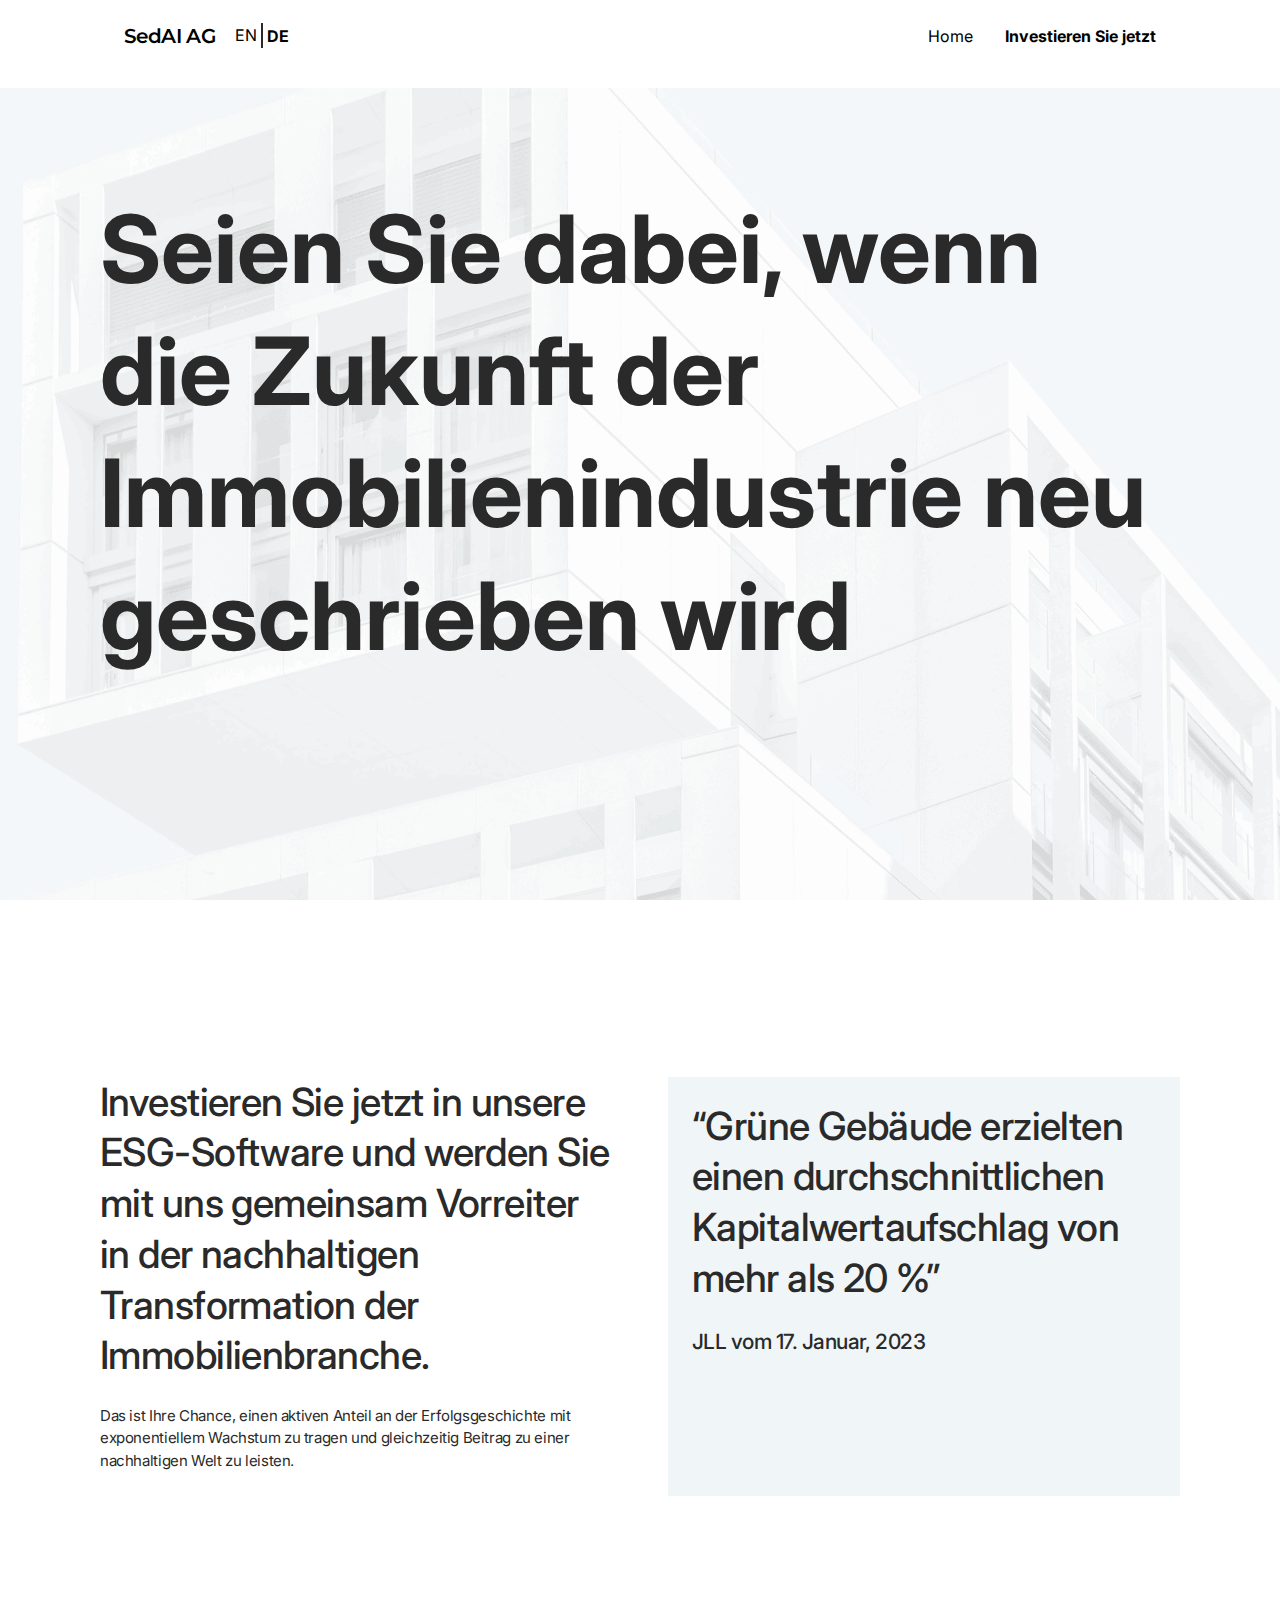
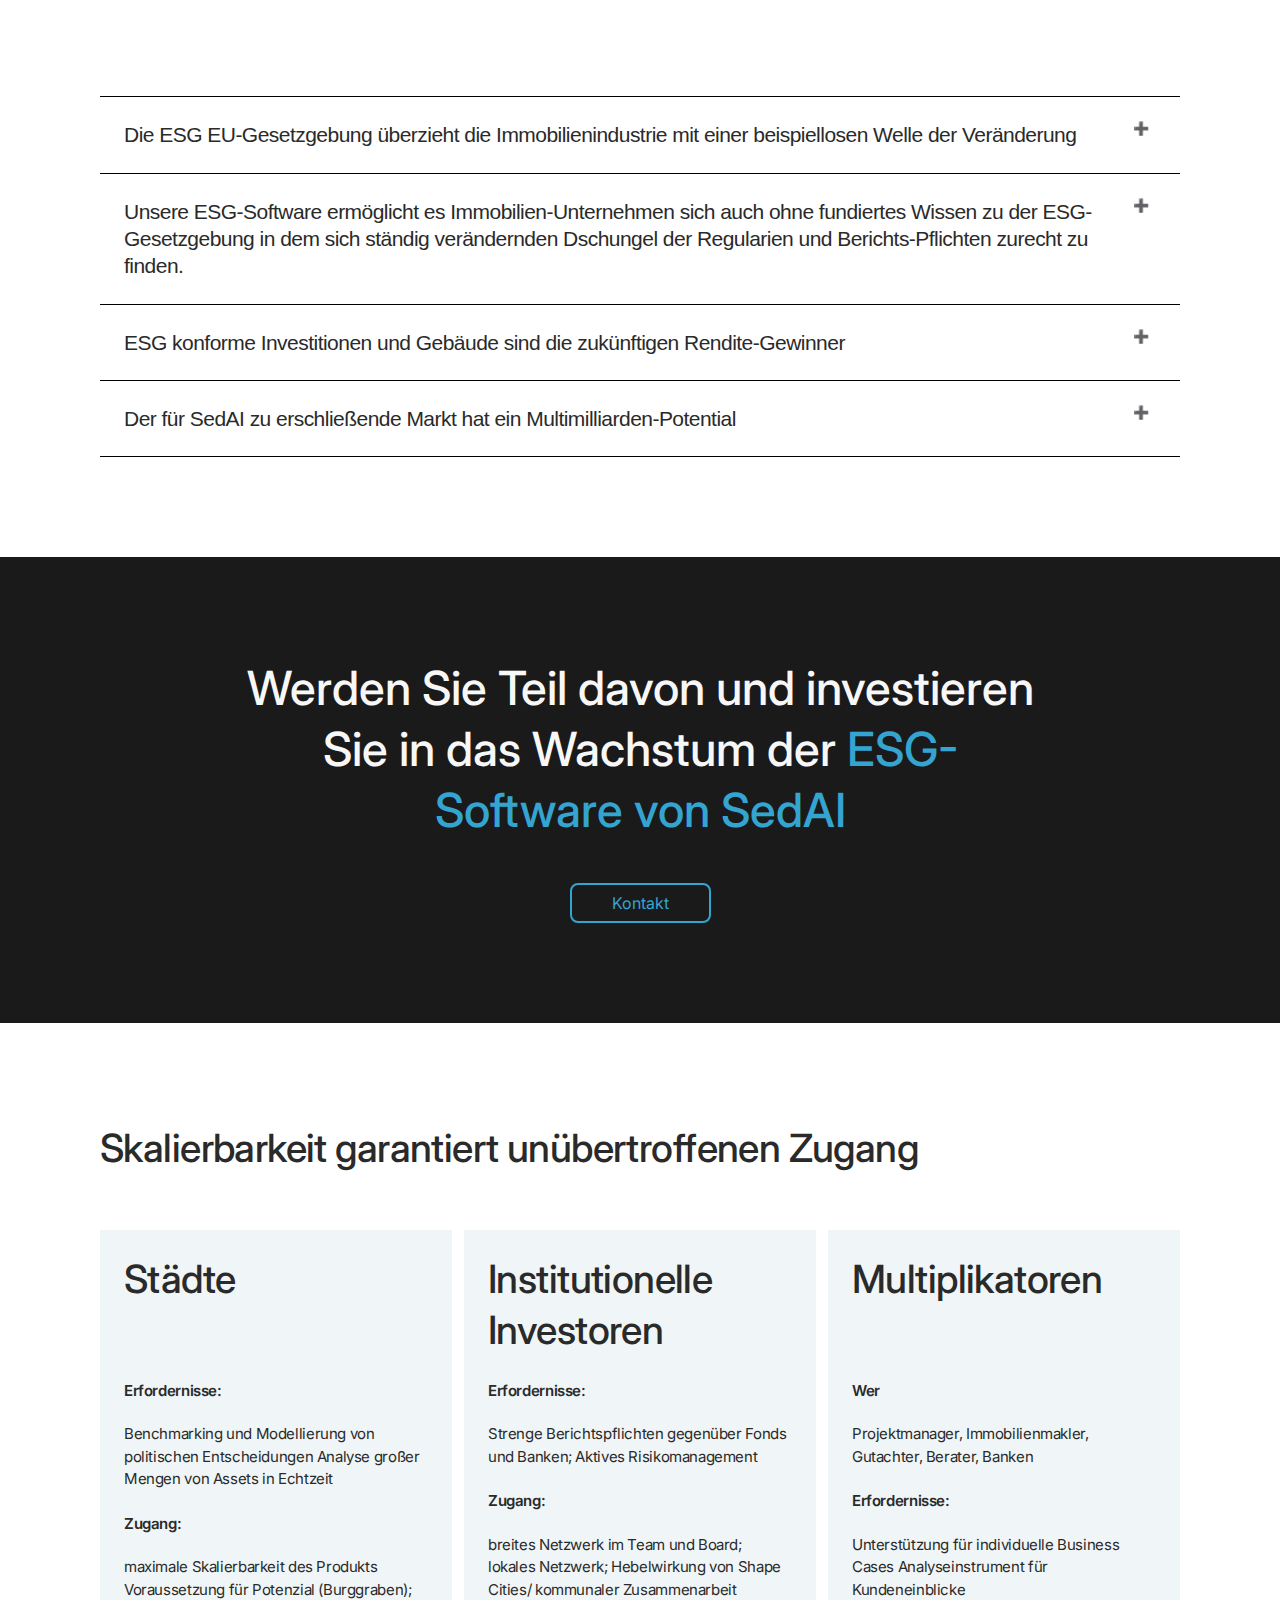
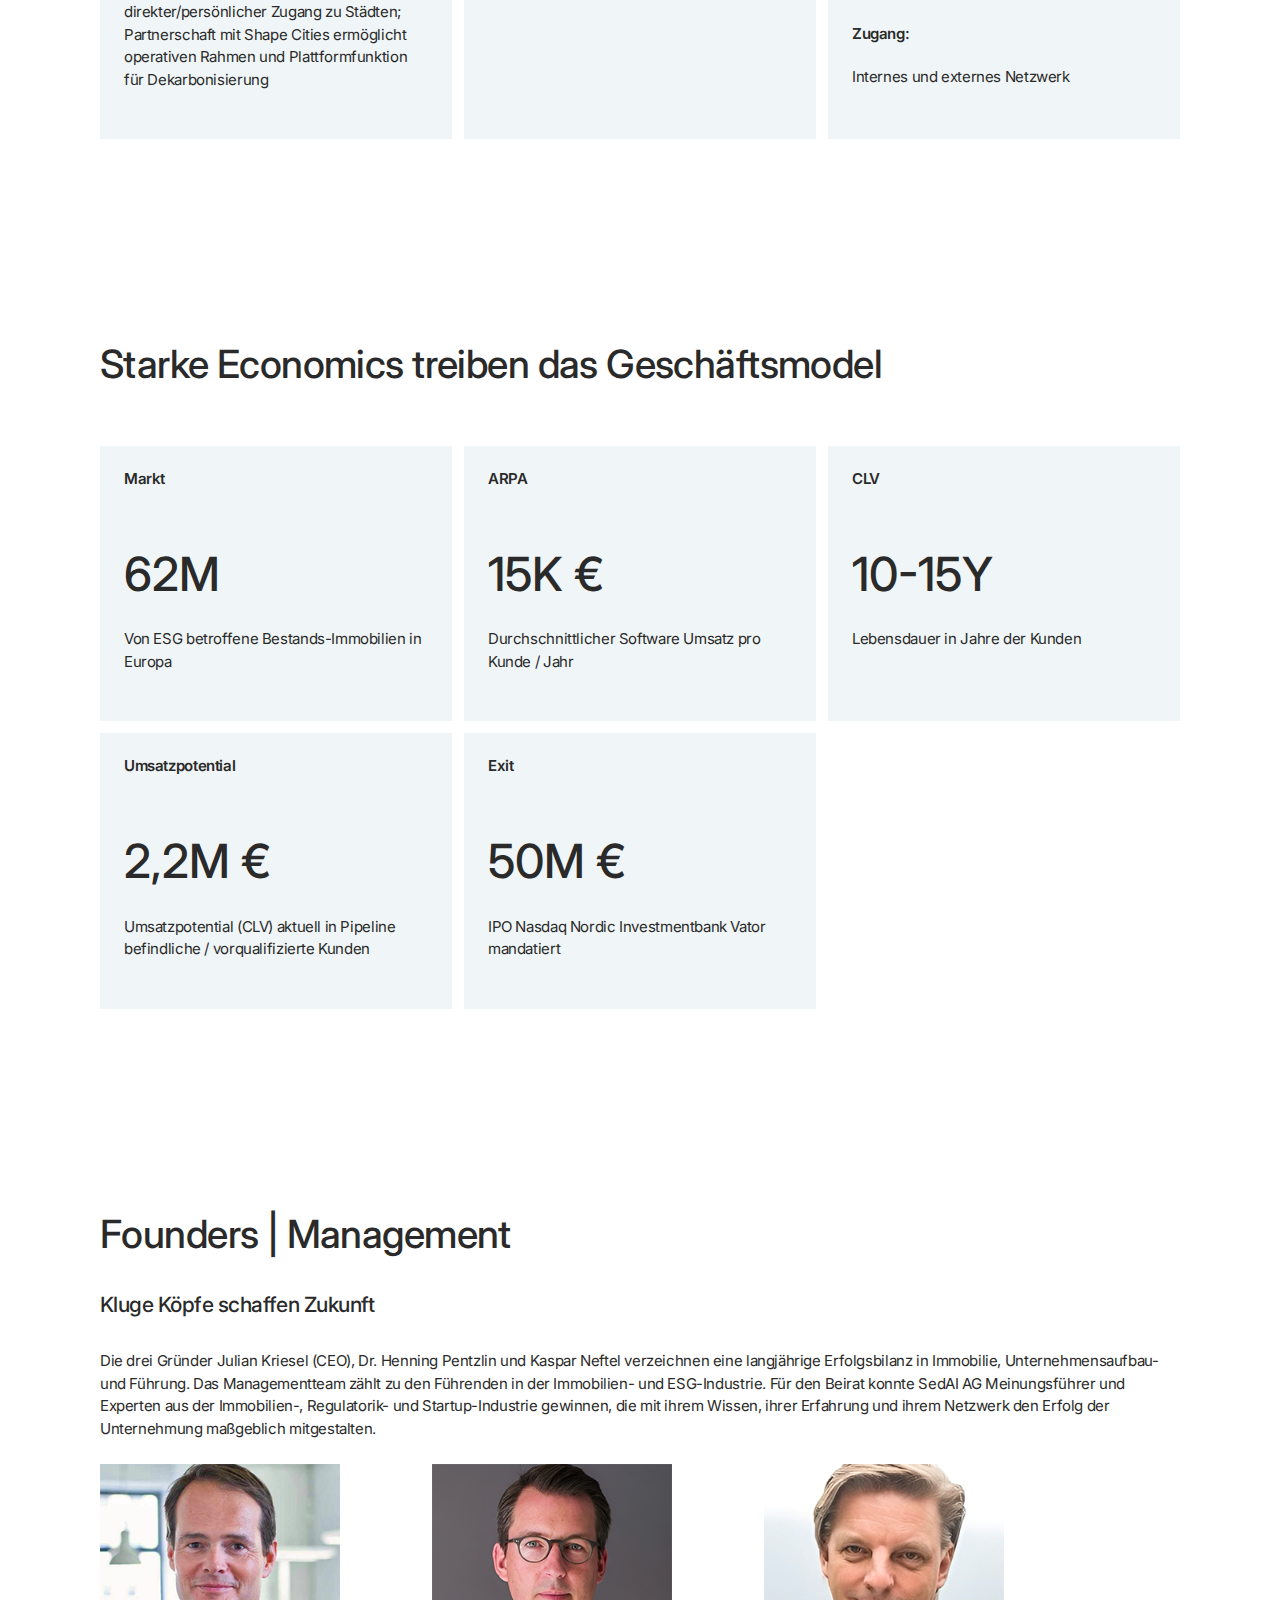
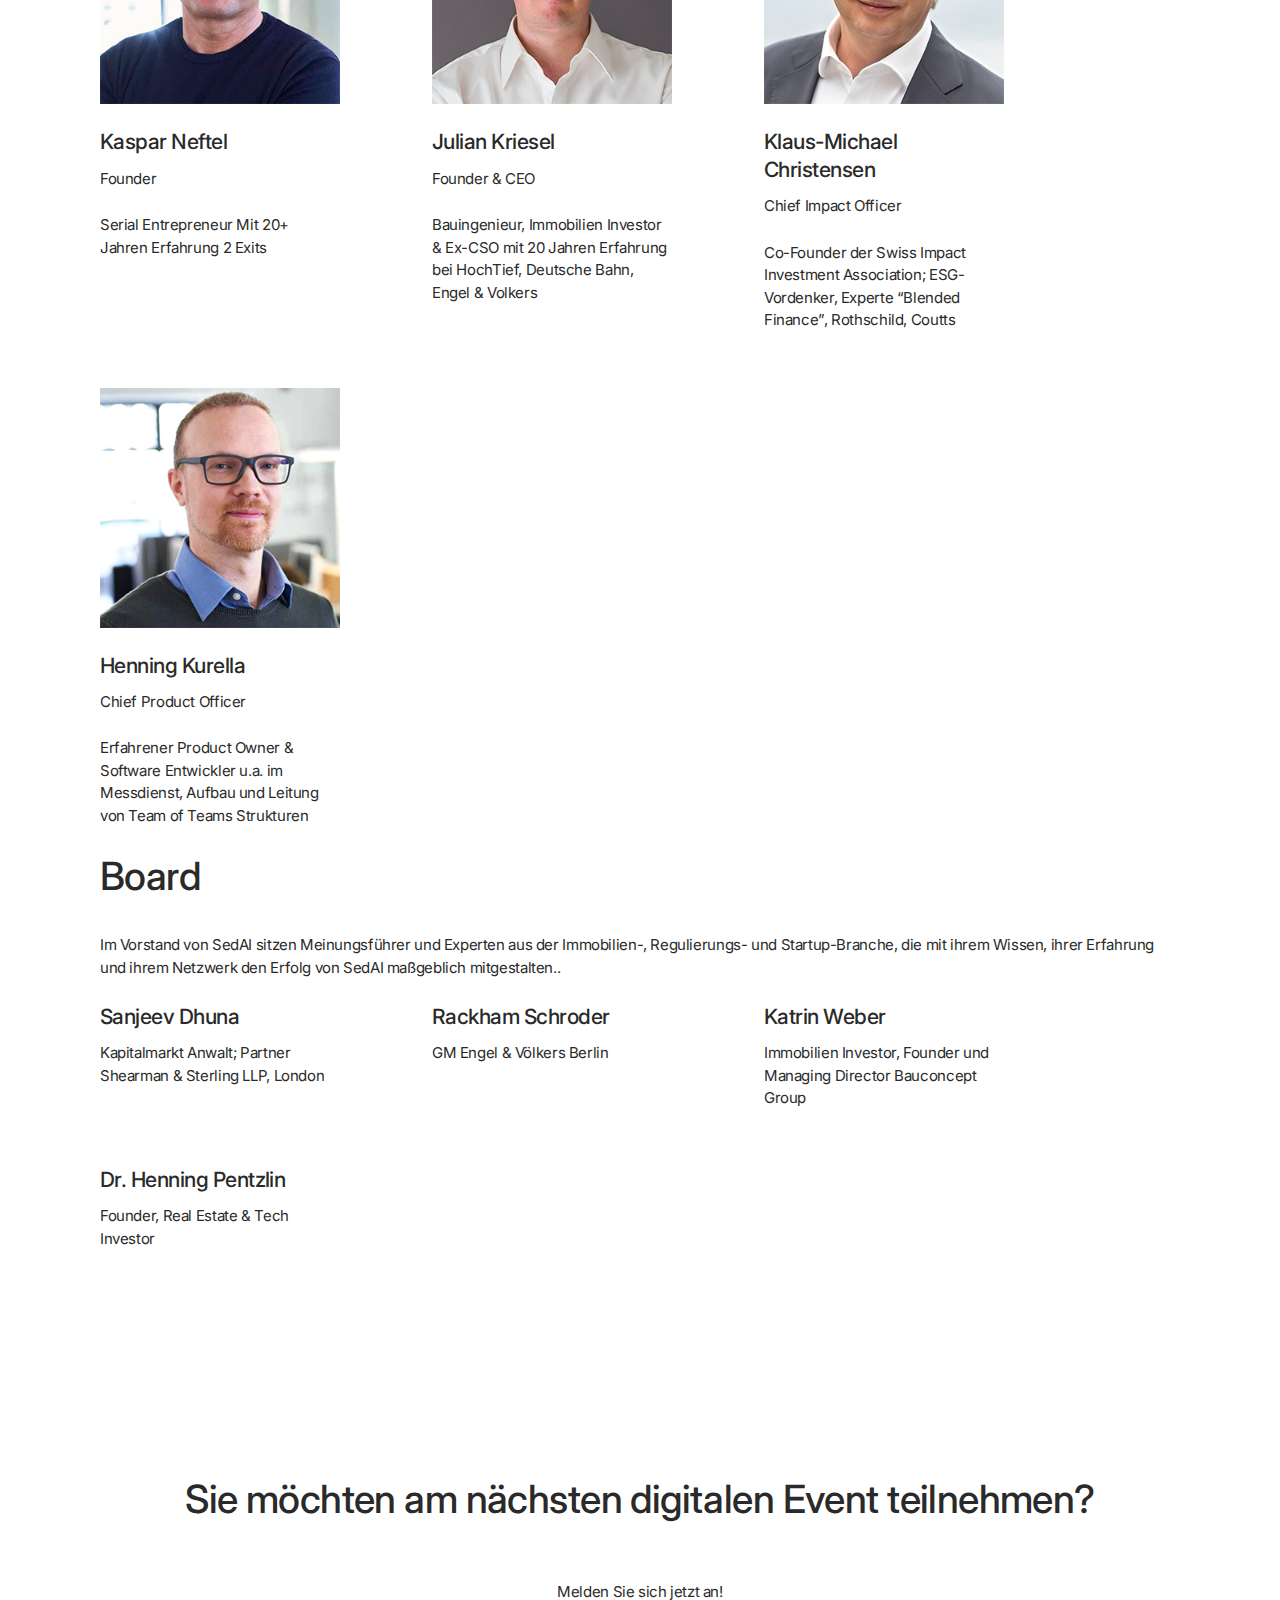
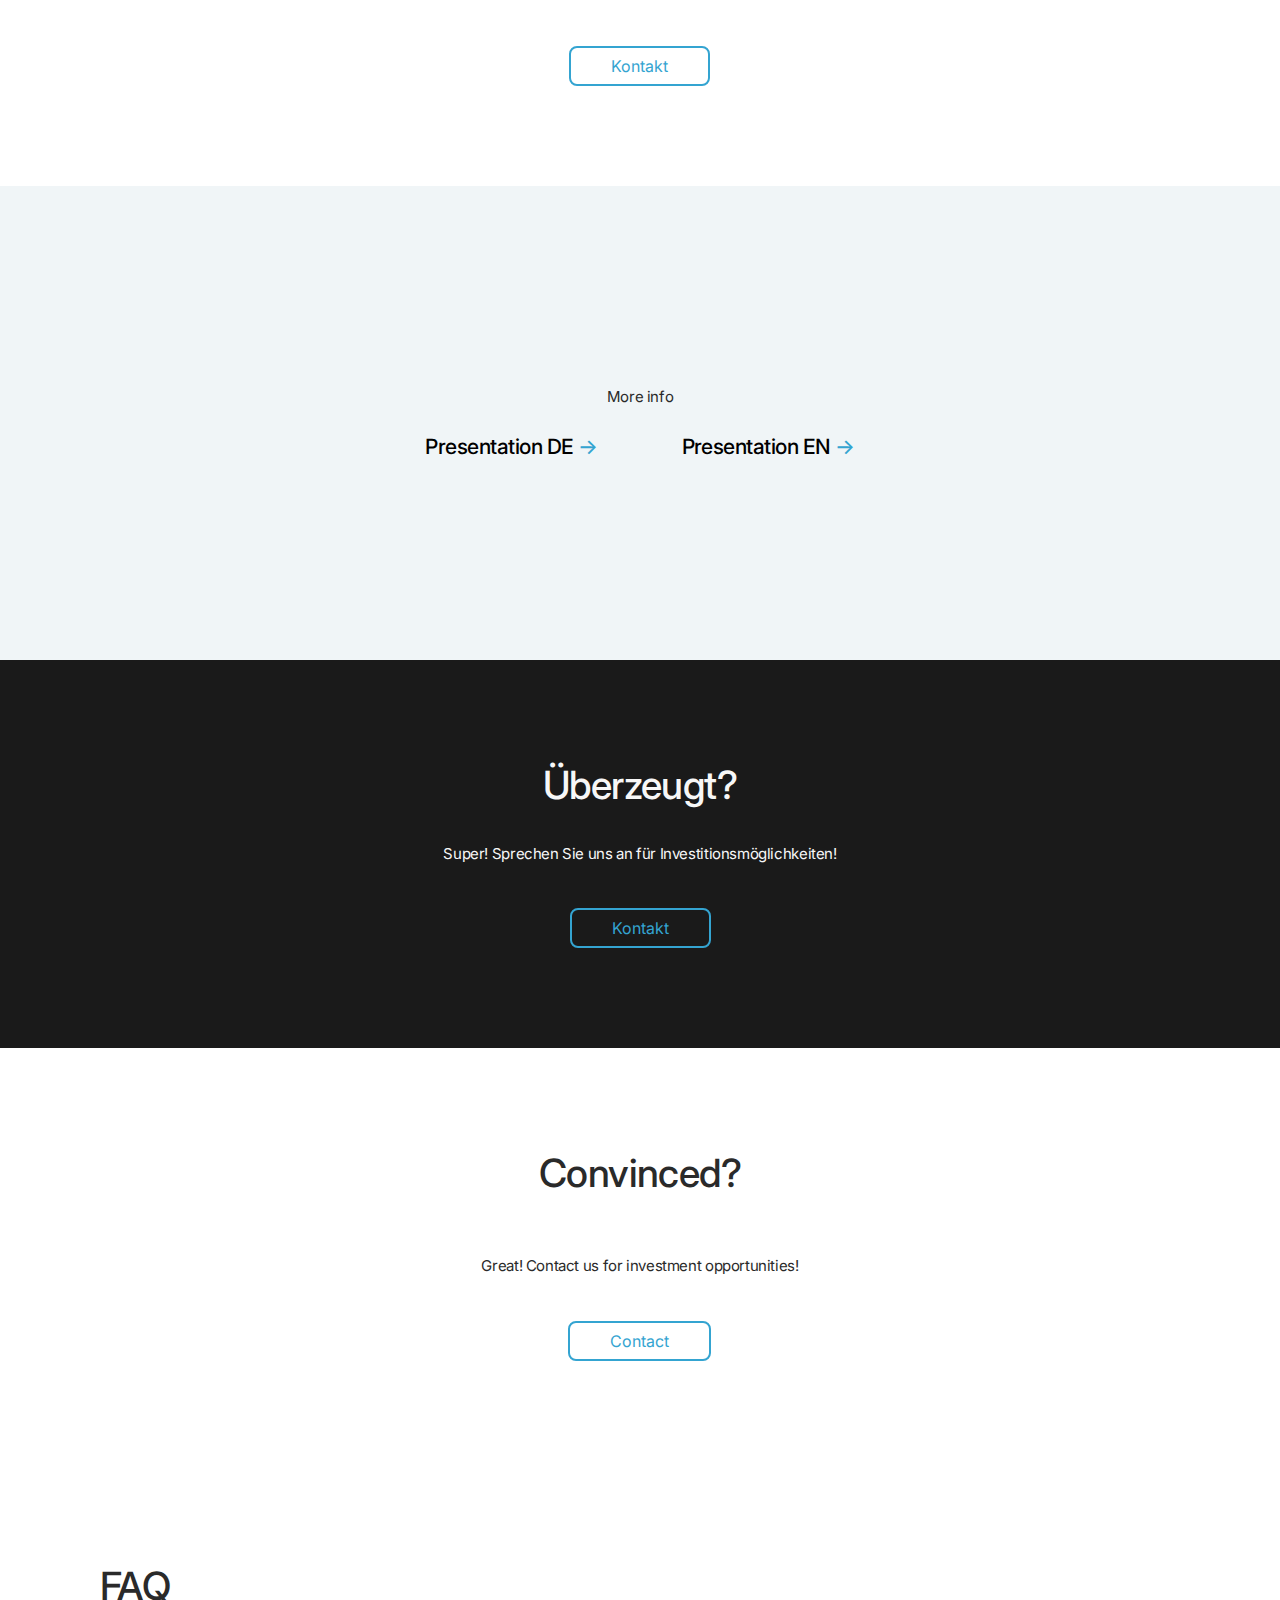
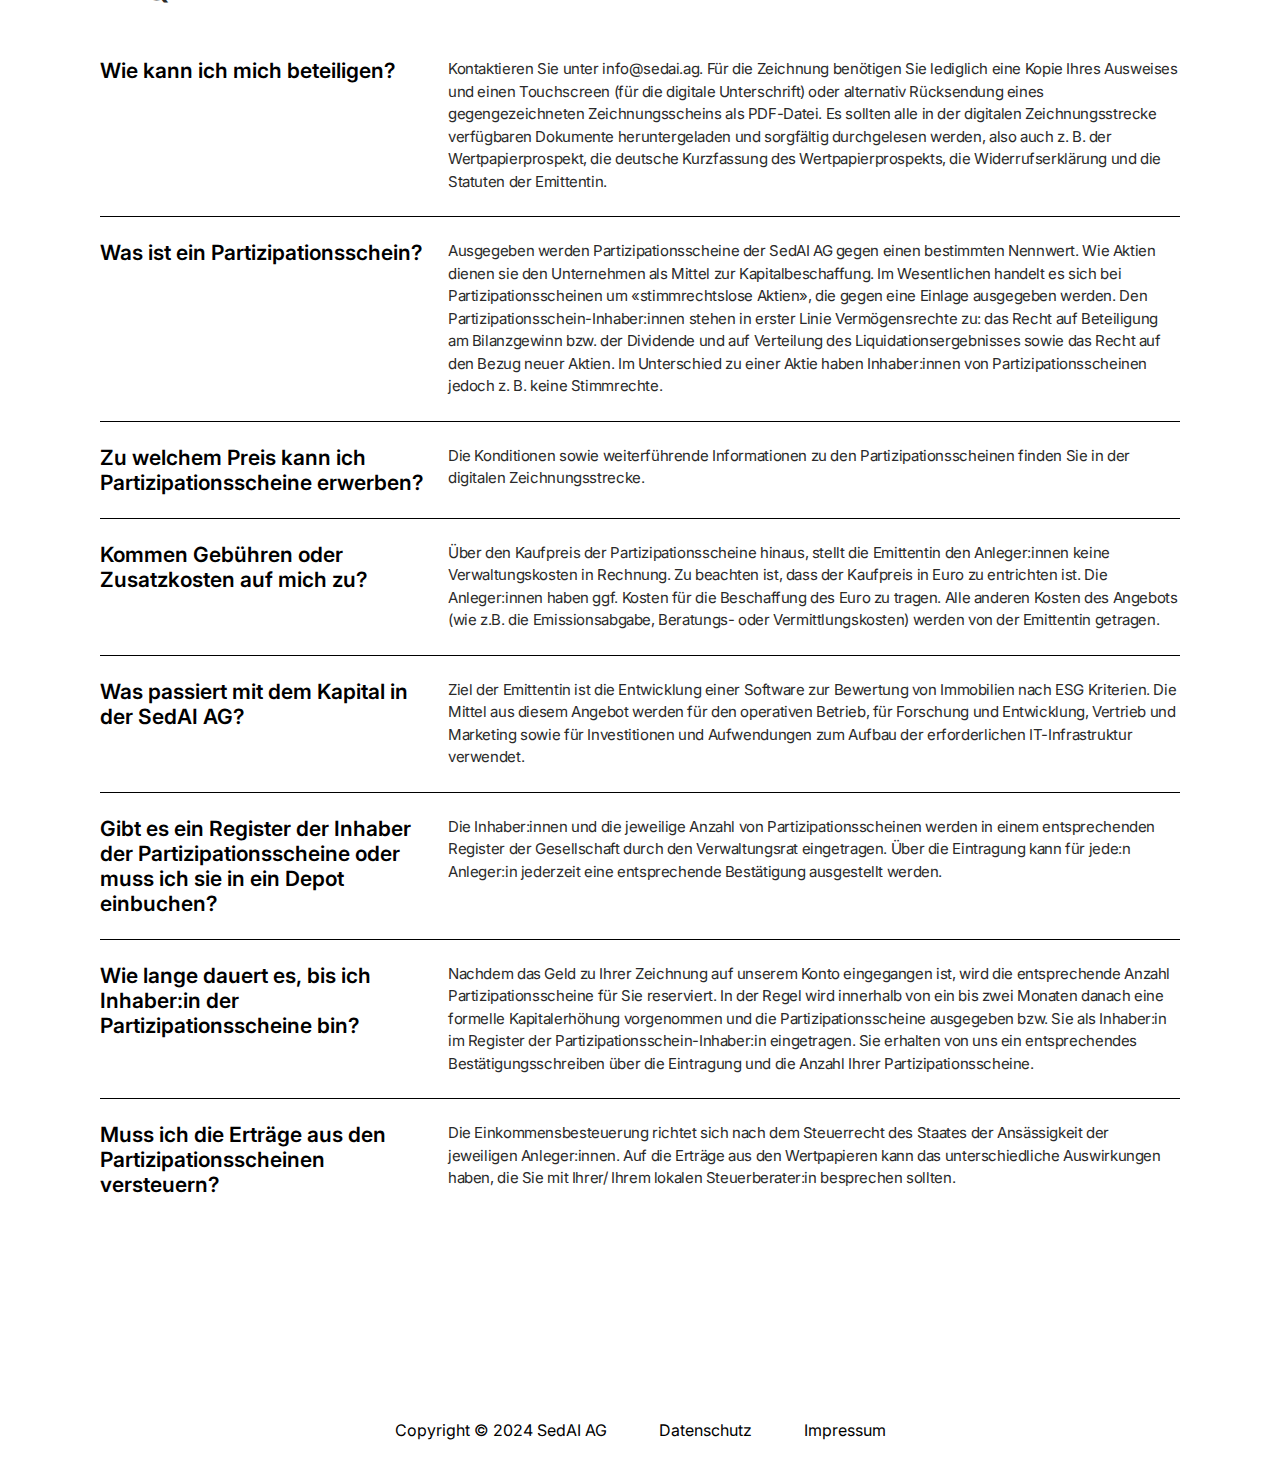
<file: website/invest/invest_de.html>
<!DOCTYPE html>
<html lang="de">
<head>
    <meta name='copyright' content='Copyright 2024. SedAI AG. All Rights Reserved.'>
    <meta charset="utf-8">
    <meta http-equiv="Cache-Control" content="no-cache, no-store, must-revalidate">
    <meta http-equiv="Pragma" content="no-cache">
    <meta http-equiv="Expires" content="0">
    <!--    <link rel="shortcut icon" href="favicon.ico">-->
    <title>SedAI AG</title>
    <link rel="stylesheet" href="../css/main.css">

</head>
<body>
<header>
    <div class="wrapper header__wrapper">
        <a class="header__logo" href="/index_de.html">SedAI AG</a>
        <div class="header__lang">
            <a class="header__lang-en" href="invest.html">EN</a>
            <a class="header__lang-de header--active" href="">DE</a>
        </div>
        <div class="header__navi">
            <a href="../index_de.html">Home</a>
            <a class="header--active" href="">Investieren Sie jetzt</a>
        </div>
    </div>
</header>
<div class="header-spacer"></div>

<section class="section-headline">
    <div class='wrapper'>
        <div class="h1-text"><h1>Seien Sie dabei, wenn die Zukunft der Immobilienindustrie neu geschrieben wird</h1>
        </div>
    </div>
</section>

<section class="section-x-box wrapper">
    <div class="section-x-box__box-wrapper section-x-box--two-boxes">
        <div class="section-x-box__box section-x-box__box--height-300">
            <h1 class="h2-text">Investieren Sie jetzt in unsere ESG-Software und werden Sie mit uns gemeinsam Vorreiter
                in der nachhaltigen Transformation der Immobilienbranche.</h1>
            <p class="text-standard">Das ist Ihre Chance, einen aktiven Anteil an der Erfolgsgeschichte mit
                exponentiellem Wachstum zu tragen und gleichzeitig Beitrag zu einer nachhaltigen Welt zu leisten.</p>
        </div>
        <div class="section-x-box__box section-x-box__box--grey section-x-box__box--height-300">
            <p class="h2-text">“Grüne Gebäude erzielten einen durchschnittlichen Kapitalwertaufschlag von mehr als 20
                %”</p>
            <p class="h3-text">JLL vom 17. Januar, 2023</p>
        </div>
    </div>
</section>


<section class="section-accordion wrapper">
    <button class="section-accordion__folder h3-text">Die ESG EU-Gesetzgebung überzieht die Immobilienindustrie mit
        einer beispiellosen Welle der Veränderung
    </button>
    <div class="section-accordion__panel">
        <p class="text-standard">Bei unseren europäischen Nachbarn dürfen energetisch ineffiziente Gebäude aufgrund
            neuer ESG-Gesetzgebung nicht mehr vermietet werden.</br></br>Um vor dem Hintergrund der komplexen ESG
            Gesetgebung und Regulatorik die richtigen strategischen Investitions- und Sanierungsentscheidungen zu
            treffen, fehlen der Immobilienbranche strukturell die Daten und Parameter.</p>
    </div>
    <button class="section-accordion__folder h3-text">Unsere ESG-Software ermöglicht es Immobilien-Unternehmen sich auch
        ohne fundiertes Wissen zu der ESG-Gesetzgebung in dem sich ständig verändernden Dschungel der Regularien und
        Berichts-Pflichten zurecht zu finden.
    </button>
    <div class="section-accordion__panel">
        <p class="text-standard">Die revolutionäre Software hilft einzelnen Immobilieneigentümern bis hin zu großen
            Immobilien-Portfolios und ganzen Städte dabei, trotz schlechter Datenlage bei ihren
            Nachhaltigkeits-Strategien zu entwickeln, visualisieren und umzusetzen.</p>
    </div>
    <button class="section-accordion__folder h3-text">ESG konforme Investitionen und Gebäude sind die zukünftigen
        Rendite-Gewinner
    </button>
    <div class="section-accordion__panel">
        <p class="text-standard">ESG hat den wahrscheinlich größten Einfluss auf die Wertentwicklung von
            Bestandsimmobilien.</p>
        <p class="text-standard">Allein im professionell gemanagten Bereich gibt es mehr als 60 Millionen dieser
            Bestandsgebäude in Europa. Jede Immobilie ist von der ESG-Gesetzgebung betroffen</p>
    </div>
    <button class="section-accordion__folder h3-text">Der für SedAI zu erschließende Markt hat ein
        Multimilliarden-Potential
    </button>
    <div class="section-accordion__panel section-accordion__panel--last-folder">
        <p class="text-standard">Um schnell zu wachsen, schließt SedAI strategische Allianzen mit Städten.</p>
        <p class="text-standard">Hierzu hat SedAI eine Partnerschaft mit UN-Habitat-Initiative “Shape City”
            abgeschlossen.</p>
        <p class="text-standard">SedAI hat den Anspruch, die führende ESG-Softwarelösung für die Immobilienwirtschaft zu
            werden. Werden Sie Teil davon und investieren Sie in die Markteinführung und das Wachstum der marktreifen
            SedAI ESG Software hat.</p>
    </div>
</section>

<section class="section-cta section-cta--black">
    <div class="wrapper">
        <h2 class="section-cta__headline section-cta__headline--narrow h1-text">Werden Sie Teil davon und investieren
            Sie in das Wachstum der <span class="color--blue">ESG-Software von SedAI</span></h2>
        <a class="section-cta__button" href="mailto:info@sedai.ag">Kontakt</a>
    </div>
</section>

<section class="section-three-boxes wrapper">
    <div class="section-three-boxes__head">
        <h2 class="h2-text margin-bottom--big">Skalierbarkeit garantiert unübertroffenen Zugang</h2>
    </div>
    <div class="section-three-boxes__text-wrapper">
        <div class="section-three-boxes__box">
            <h3 class="h2-text">Städte</h3>
            <p class="text-standard text--fett">Erfordernisse:</p>
            <p class="text-standard">Benchmarking und Modellierung von politischen Entscheidungen
                Analyse großer Mengen von Assets in Echtzeit</p>
            <p class="text-standard text--fett">Zugang:</p>
            <p class="text-standard">maximale Skalierbarkeit des Produkts Voraussetzung für Potenzial (Burggraben);
                direkter/persönlicher Zugang zu Städten; Partnerschaft mit Shape Cities ermöglicht operativen Rahmen und
                Plattformfunktion für Dekarbonisierung
            </p>
        </div>

        <div class="section-three-boxes__box">
            <h3 class="h2-text">Institutionelle Investoren</h3>
            <p class="text-standard text--fett">Erfordernisse:</p>
            <p class="text-standard">Strenge Berichtspflichten gegenüber Fonds und Banken;
                Aktives Risikomanagement
            </p>
            <p class="text-standard text--fett">Zugang:</p>
            <p class="text-standard">breites Netzwerk im Team und Board;
                lokales Netzwerk;
                Hebelwirkung von Shape Cities/ kommunaler Zusammenarbeit
            </p>
        </div>

        <div class="section-three-boxes__box">
            <h3 class="h2-text">Multiplikatoren</h3>
            <p class="text-standard text--fett">Wer</p>
            <p class="text-standard">Projektmanager, Immobilienmakler, Gutachter, Berater, Banken</p>
            <p class="text-standard text--fett">Erfordernisse:</p>
            <p class="text-standard">Unterstützung für individuelle Business Cases
                Analyseinstrument für Kundeneinblicke
            </p>
            <p class="text-standard text--fett">Zugang:</p>
            <p class="text-standard">Internes und externes Netzwerk
            </p>
        </div>

    </div>
</section>


<section class="section-x-box wrapper">
    <div class="section-x-box__head">
        <h2 class="h2-text margin-bottom--big">Starke Economics treiben das Geschäftsmodel</h2>
    </div>
    <div class="section-x-box__box-wrapper section-x-box--grey section-x-box--five-boxes">
        <div class="section-x-box__box">
            <h3 class="text-standard text--fett margin-bottom--big">Markt</h3>
            <p class="h1-text">62M</p>
            <p class="text-standard">Von ESG betroffene Bestands-Immobilien in Europa</p>
        </div>

        <div class="section-x-box__box">
            <h3 class="text-standard text--fett margin-bottom--big">ARPA</h3>
            <p class="h1-text">15K €</p>
            <p class="text-standard">Durchschnittlicher Software Umsatz pro Kunde / Jahr</p>
        </div>

        <div class="section-x-box__box">
            <h3 class="text-standard text--fett margin-bottom--big">CLV</h3>
            <p class="h1-text">10-15Y</p>
            <p class="text-standard">Lebensdauer in Jahre der Kunden</p>
        </div>
        <div class="section-x-box__box">
            <h3 class="text-standard text--fett margin-bottom--big">Umsatzpotential</h3>
            <p class="h1-text">2,2M €</p>
            <p class="text-standard">Umsatzpotential (CLV) aktuell in Pipeline befindliche / vorqualifizierte Kunden</p>
        </div>
        <div class="section-x-box__box">
            <h3 class="text-standard text--fett margin-bottom--big">Exit</h3>
            <p class="h1-text">50M €</p>
            <p class="text-standard">IPO Nasdaq Nordic Investmentbank Vator mandatiert</p>
        </div>

    </div>
</section>


<section class="section-team wrapper">
    <div class="section-team__head">
        <h2 class="h2-text">Founders | Management</h2>
        <h3 class="h3-text">Kluge Köpfe schaffen Zukunft</h3>
        <p class="text-standard">Die drei Gründer Julian Kriesel (CEO), Dr. Henning Pentzlin und Kaspar Neftel
            verzeichnen eine langjährige Erfolgsbilanz in Immobilie, Unternehmensaufbau- und Führung. Das Managementteam
            zählt zu den Führenden in der Immobilien- und ESG-Industrie.
            Für den Beirat konnte SedAI AG Meinungsführer und Experten aus der Immobilien-, Regulatorik- und
            Startup-Industrie gewinnen, die mit ihrem Wissen, ihrer Erfahrung und ihrem Netzwerk den Erfolg der
            Unternehmung maßgeblich mitgestalten.</p>
    </div>

    <div class="section-team__person-wrapper">
        <div class="section-team__person">
            <img src="../img/team/Kaspar_Neftel.png" alt="Kaspar Neftel at SedaiAG">
            <h4 class="h3-text">Kaspar Neftel</h4>
            <p class="text-standard">Founder</p>
            <p class="text-standard">Serial Entrepreneur Mit 20+ Jahren Erfahrung 2 Exits</p>
        </div>

        <div class="section-team__person">
            <img src="../img/team/Julian_Kriesel.png" alt="Julian Kriesel at SedaiAG">
            <h4 class="h3-text">Julian Kriesel</h4>
            <p class="text-standard">Founder & CEO</p>
            <p class="text-standard">Bauingenieur, Immobilien Investor & Ex-CSO mit 20 Jahren Erfahrung bei HochTief,
                Deutsche Bahn, Engel & Volkers</p>
        </div>

        <div class="section-team__person">
            <img src="../img/team/Klaus_Michael_Christensen.png" alt="Klaus-Michael Christensen at SedaiAG">
            <h4 class="h3-text">Klaus-Michael Christensen</h4>
            <p class="text-standard">Chief Impact Officer</p>
            <p class="text-standard">Co-Founder der Swiss Impact Investment Association; ESG-Vordenker, Experte “Blended
                Finance”, Rothschild, Coutts</p>
        </div>

        <div class="section-team__person">
            <img src="../img/team/Henning_Kurella.png" alt="Henning Kurella at SedaiAG">
            <h4 class="h3-text">Henning Kurella</h4>
            <p class="text-standard">Chief Product Officer</p>
            <p class="text-standard">Erfahrener Product Owner & Software Entwickler u.a. im Messdienst, Aufbau und
                Leitung von Team of Teams Strukturen</p>
        </div>
    </div>

    <div class="section-team__head">
        <h3 class="h2-text">Board</h3>
        <p class="text-standard">Im Vorstand von SedAI sitzen Meinungsführer und Experten aus der Immobilien-,
            Regulierungs- und Startup-Branche, die mit ihrem Wissen, ihrer Erfahrung und ihrem Netzwerk den Erfolg von
            SedAI maßgeblich mitgestalten..</p>
    </div>

    <div class="section-team__person-wrapper">
        <div class="section-team__person">
            <!--            <img src="./img/team/Sanjeev_Dhuna.png" alt="Sanjeev Dhuna at SedaiAG">-->
            <h4 class="h3-text section-team__person-name">Sanjeev Dhuna</h4>
            <p class="text-standard">Kapitalmarkt Anwalt; Partner Shearman & Sterling LLP, London</p>
        </div>

        <div class="section-team__person">
            <!--            <img src="./img/team/Rackham_Schroder.png" alt="Rackham Schroder at SedaiAG">-->
            <h4 class="h3-text">Rackham Schroder</h4>
            <p class="text-standard">GM Engel & Völkers Berlin</p>
        </div>

        <div class="section-team__person">
            <!--            <img src="./img/team/Katrin_Weber.png" alt="Katrin Weber at SedaiAG">-->
            <h4 class="h3-text">Katrin Weber</h4>
            <p class="text-standard">Immobilien Investor, Founder und Managing Director Bauconcept Group</p>
        </div>

        <div class="section-team__person">
            <!--            <img src="./img/team/Anna_Alex.png" alt="Anna Alex at SedaiAG">-->
            <h4 class="h3-text">Dr. Henning Pentzlin</h4>
            <p class="text-standard">Founder, Real Estate & Tech Investor</p>
        </div>
    </div>
</section>


<section class="section-cta">
    <div class='wrapper'>
        <div class="section-cta__headline"><h2 class="h2-text">Sie möchten am nächsten digitalen Event teilnehmen?</h2>
        </div>
        <div class="section-cta__text text-standard">Melden Sie sich jetzt an!</div>
        <a class="section-cta__button" href="mailto:info@sedai.ag">Kontakt</a>
    </div>
</section>


<section class="section-downloads">
    <h2 class="text-standard">More info</h2>
    <div class="section-downloads__wrapper">
        <a target="_blank"
           href="https://henningkurellasedainow.sharepoint.com/:b:/s/Standardverzeichnis/EZpxLAPqdJdPs3s6T7qRRjcBd6_cxYmRa-s1rVTX8rAaHQ?e=Ladg9G"
           class="section-downloads__button">Presentation DE <span class="color--blue">→</span></a>
        <a target="_blank"
           href="https://henningkurellasedainow.sharepoint.com/:b:/s/Standardverzeichnis/EZpxLAPqdJdPs3s6T7qRRjcBd6_cxYmRa-s1rVTX8rAaHQ?e=Ladg9G"
           class="section-downloads__button">Presentation EN <span class="color--blue">→</span></a>
    </div>
</section>

<section class="section-cta section-cta--black">
    <div class="wrapper">
        <h2 class="section-cta__headline h2-text">Überzeugt?</h2>
        <p class="section-cta__text text-standard">Super! Sprechen Sie uns an für Investitionsmöglichkeiten!</p>
        <a class="section-cta__button" href="mailto:info@sedai.ag">Kontakt</a>
    </div>
</section>

<section class="section-cta">
    <div class='wrapper'>
        <div class="section-cta__headline"><h2 class="h2-text">Convinced?</h2></div>
        <div class="section-cta__text text-standard">Great! Contact us for investment opportunities!</div>
        <a class="section-cta__button" href="mailto:info@sedai.ag">Contact</a>
    </div>
</section>


<section class="section-faq wrapper">
    <div class="section-faq__head">
        <h3 class="h2-text">FAQ</h3>
    </div>

    <ul class='section-faq__list'>
        <li class='section-faq__item'>
            <div class='section-faq__item-question'>Wie kann ich mich beteiligen?</div>
            <div class='section-faq__item-answer text-standard'>Kontaktieren Sie unter <a href=mailto:info@sedai.ag">info@sedai.ag</a>.
                Für die Zeichnung benötigen Sie lediglich eine Kopie Ihres Ausweises und einen Touchscreen (für die
                digitale Unterschrift) oder alternativ Rücksendung eines gegengezeichneten Zeichnungsscheins als
                PDF-Datei. Es sollten alle in der digitalen Zeichnungsstrecke verfügbaren Dokumente heruntergeladen und
                sorgfältig durchgelesen werden, also auch z. B. der Wertpapierprospekt, die deutsche Kurzfassung des
                Wertpapierprospekts, die Widerrufserklärung und die Statuten der Emittentin.
            </div>
        </li>
        <li class='section-faq__item'>
            <div class='section-faq__item-question'>Was ist ein Partizipationsschein?</div>
            <div class='section-faq__item-answer text-standard'>Ausgegeben werden Partizipationsscheine der SedAI AG
                gegen einen bestimmten Nennwert. Wie Aktien dienen sie den Unternehmen als Mittel zur
                Kapitalbeschaffung. Im Wesentlichen handelt es sich bei Partizipationsscheinen um «stimmrechtslose
                Aktien», die gegen eine Einlage ausgegeben werden. Den Partizipationsschein-Inhaber:innen stehen in
                erster Linie Vermögensrechte zu: das Recht auf Beteiligung am Bilanzgewinn bzw. der Dividende und auf
                Verteilung des Liquidationsergebnisses sowie das Recht auf den Bezug neuer Aktien. Im Unterschied zu
                einer Aktie haben Inhaber:innen von Partizipationsscheinen jedoch z. B. keine Stimmrechte.
            </div>
        </li>
        <li class='section-faq__item'>
            <div class='section-faq__item-question'>Zu welchem Preis kann ich Partizipationsscheine erwerben?</div>
            <div class='section-faq__item-answer text-standard'>Die Konditionen sowie weiterführende Informationen zu
                den Partizipationsscheinen finden Sie in der digitalen Zeichnungsstrecke.
            </div>
        </li>
        <li class='section-faq__item'>
            <div class='section-faq__item-question'>Kommen Gebühren oder Zusatzkosten auf mich zu?</div>
            <div class='section-faq__item-answer text-standard'>Über den Kaufpreis der Partizipationsscheine hinaus,
                stellt die Emittentin den Anleger:innen keine Verwaltungskosten in Rechnung. Zu beachten ist, dass der
                Kaufpreis in Euro zu entrichten ist. Die Anleger:innen haben ggf. Kosten für die Beschaffung des Euro zu
                tragen. Alle anderen Kosten des Angebots (wie z.B. die Emissionsabgabe, Beratungs- oder
                Vermittlungskosten) werden von der Emittentin getragen.
            </div>
        </li>
        <li class='section-faq__item'>
            <div class='section-faq__item-question'>Was passiert mit dem Kapital in der SedAI AG?</div>
            <div class='section-faq__item-answer text-standard'>Ziel der Emittentin ist die Entwicklung einer Software
                zur Bewertung von Immobilien nach ESG Kriterien. Die Mittel aus diesem Angebot werden für den operativen
                Betrieb, für Forschung und Entwicklung, Vertrieb und Marketing sowie für Investitionen und Aufwendungen
                zum Aufbau der erforderlichen IT-Infrastruktur verwendet.
            </div>
        </li>
        <li class='section-faq__item'>
            <div class='section-faq__item-question'>Gibt es ein Register der Inhaber der Partizipationsscheine oder muss
                ich sie in ein Depot einbuchen?
            </div>
            <div class='section-faq__item-answer text-standard'>Die Inhaber:innen und die jeweilige Anzahl von
                Partizipationsscheinen werden in einem entsprechenden Register der Gesellschaft durch den Verwaltungsrat
                eingetragen. Über die Eintragung kann für jede:n Anleger:in jederzeit eine entsprechende Bestätigung
                ausgestellt werden.
            </div>
        </li>
        <li class='section-faq__item'>
            <div class='section-faq__item-question'>Wie lange dauert es, bis ich Inhaber:in der Partizipationsscheine
                bin?
            </div>
            <div class='section-faq__item-answer text-standard'>Nachdem das Geld zu Ihrer Zeichnung auf unserem Konto
                eingegangen ist, wird die entsprechende Anzahl Partizipationsscheine für Sie reserviert. In der Regel
                wird innerhalb von ein bis zwei Monaten danach eine formelle Kapitalerhöhung vorgenommen und die
                Partizipationsscheine ausgegeben bzw. Sie als Inhaber:in im Register der Partizipationsschein-Inhaber:in
                eingetragen. Sie erhalten von uns ein entsprechendes Bestätigungsschreiben über die Eintragung und die
                Anzahl Ihrer Partizipationsscheine.
            </div>
        </li>
        <li class='section-faq__item'>
            <div class='section-faq__item-question'>Muss ich die Erträge aus den Partizipationsscheinen versteuern?
            </div>
            <div class='section-faq__item-answer text-standard'>Die Einkommensbesteuerung richtet sich nach dem
                Steuerrecht des Staates der Ansässigkeit der jeweiligen Anleger:innen. Auf die Erträge aus den
                Wertpapieren kann das unterschiedliche Auswirkungen haben, die Sie mit Ihrer/ Ihrem lokalen
                Steuerberater:in besprechen sollten.
            </div>
        </li>
    </ul>
</section>

<footer>
    <div class="wrapper footer__wrapper">
        <div class="footer__navi">
            <span class='footer__copyright'>Copyright © 2024 SedAI AG</span>
            <a class="footer--active" href="../datenschutz.html">Datenschutz</a>
            <a href="../impressum.html">Impressum</a>
        </div>
    </div>
</footer>
</body>

<script>
    var acc = document.getElementsByClassName("section-accordion__folder");
    var i;

    for (i = 0; i < acc.length; i++) {
        acc[i].addEventListener("click", function () {
            this.classList.toggle("section-accordion__folder--active");
            var panel = this.nextElementSibling;
            if (panel.style.maxHeight) {
                panel.style.maxHeight = null;
            } else {
                panel.style.maxHeight = panel.scrollHeight + "px";
            }
        });
    }
</script>

</html>
</file>
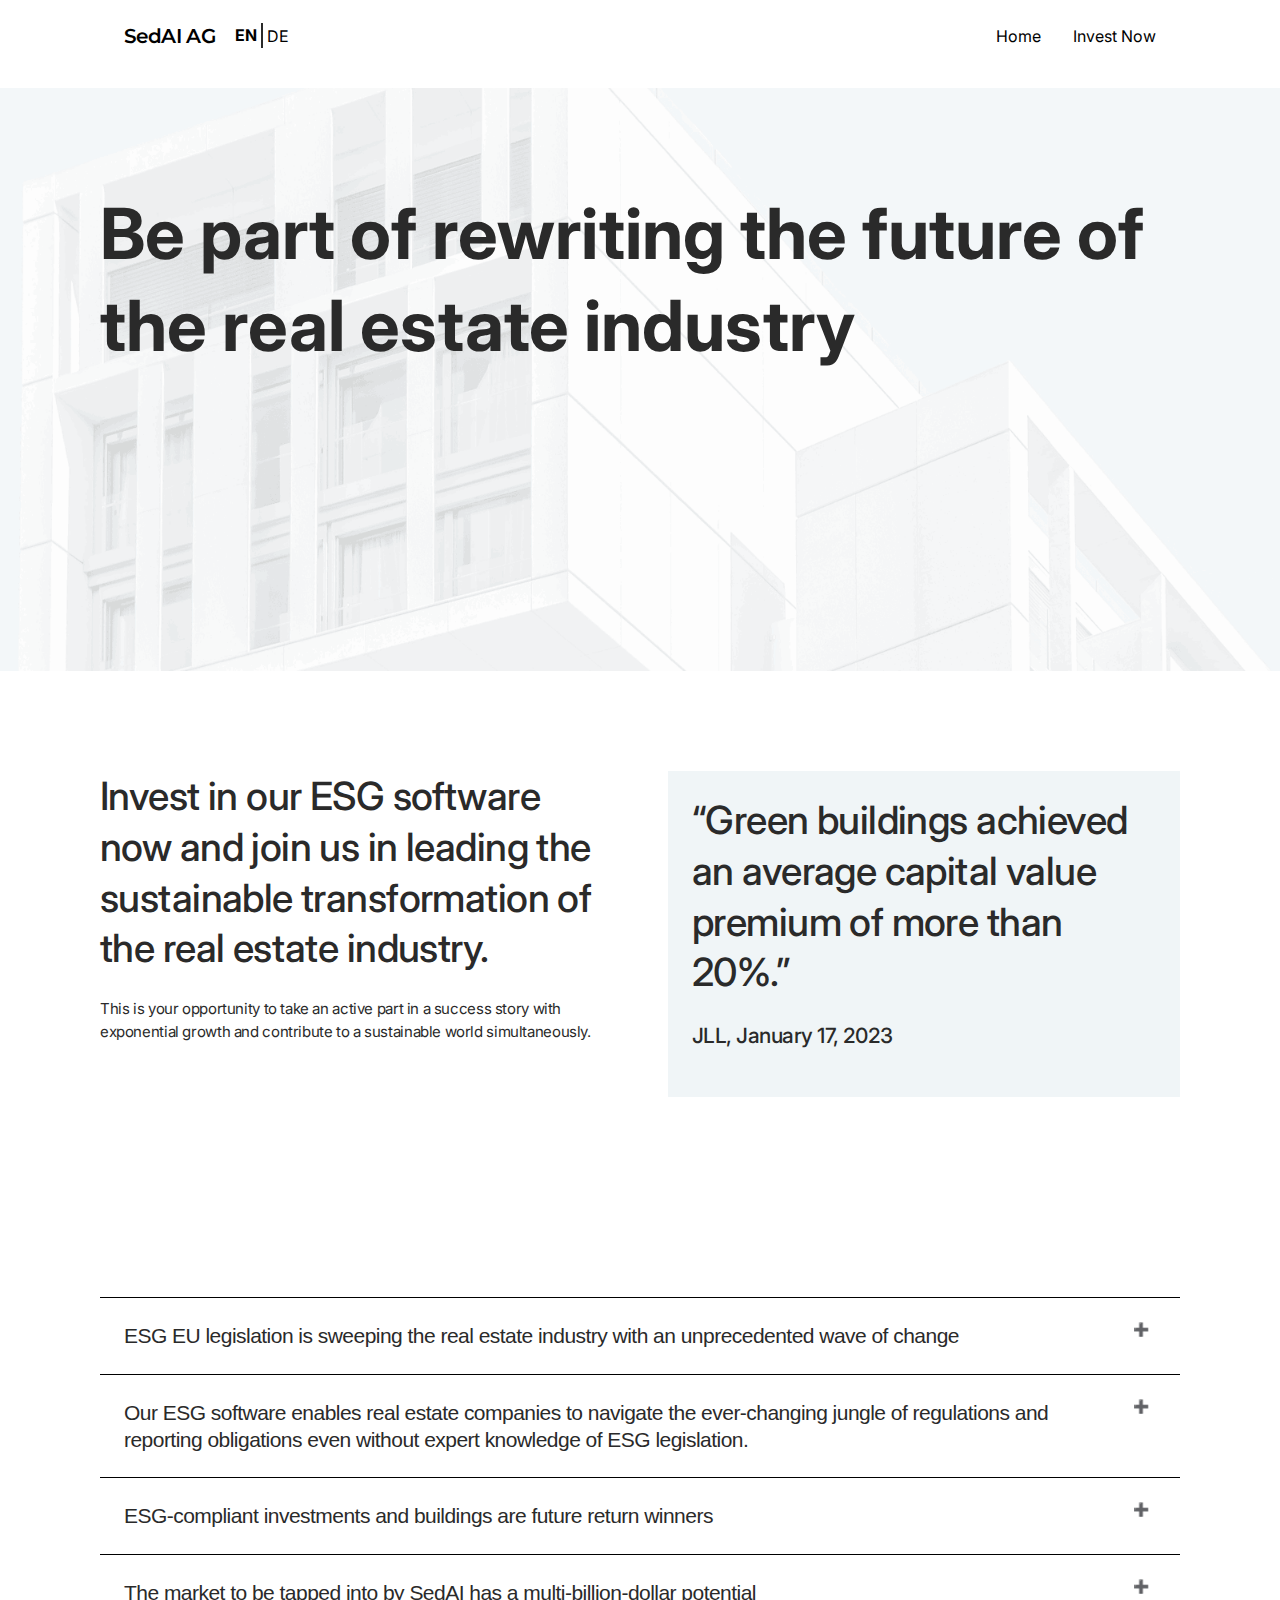
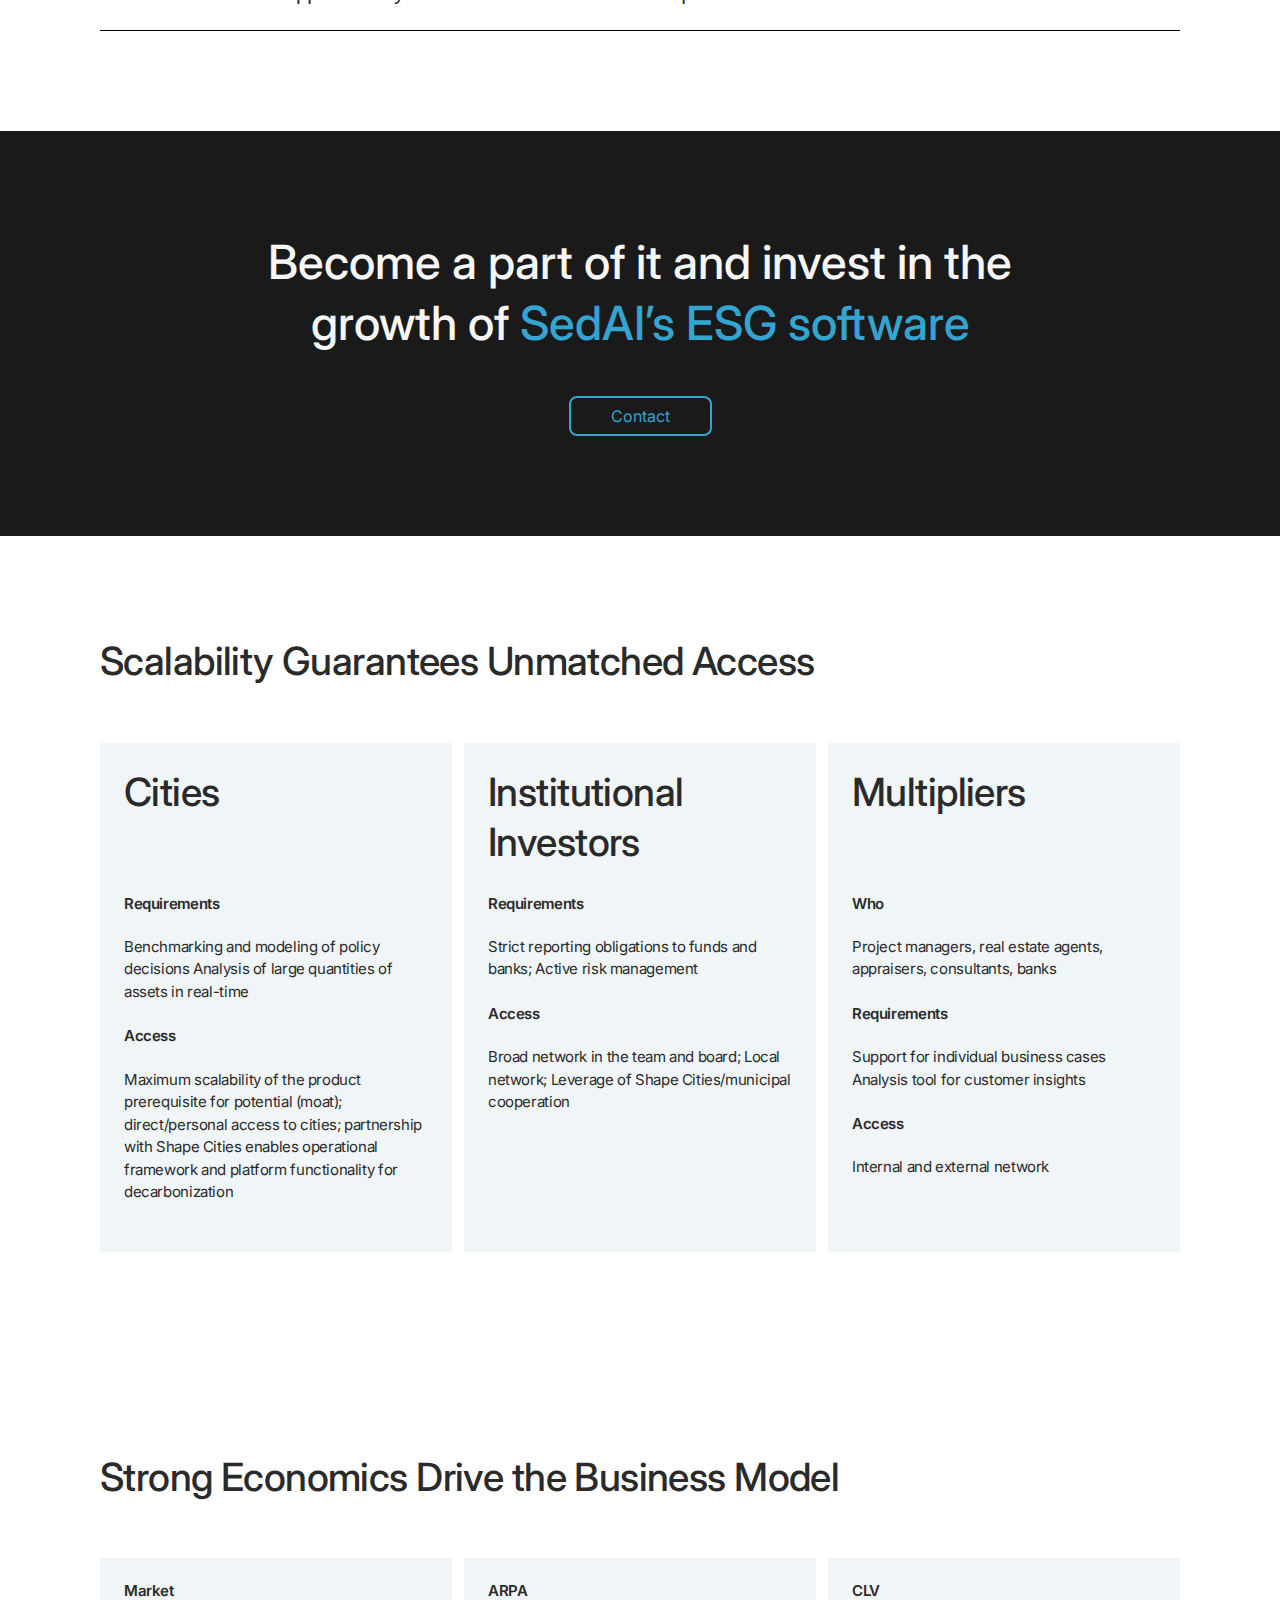
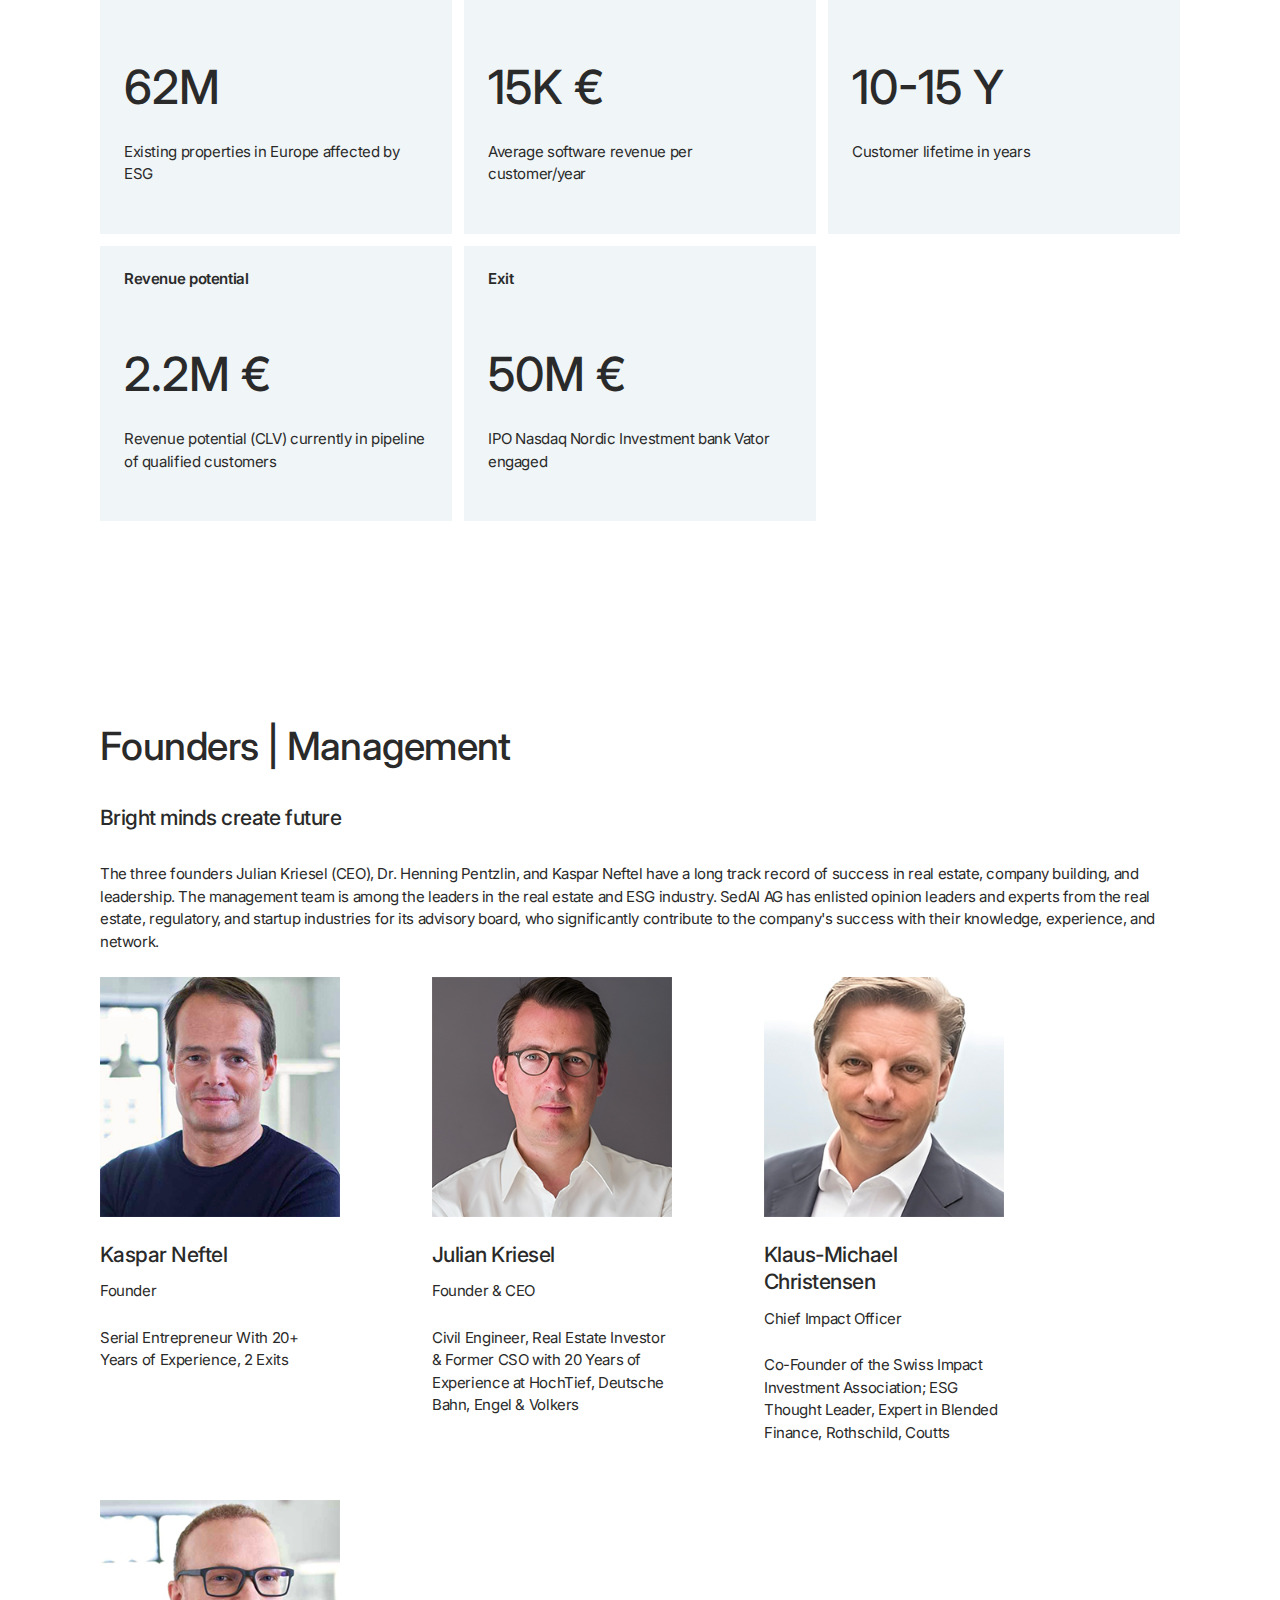
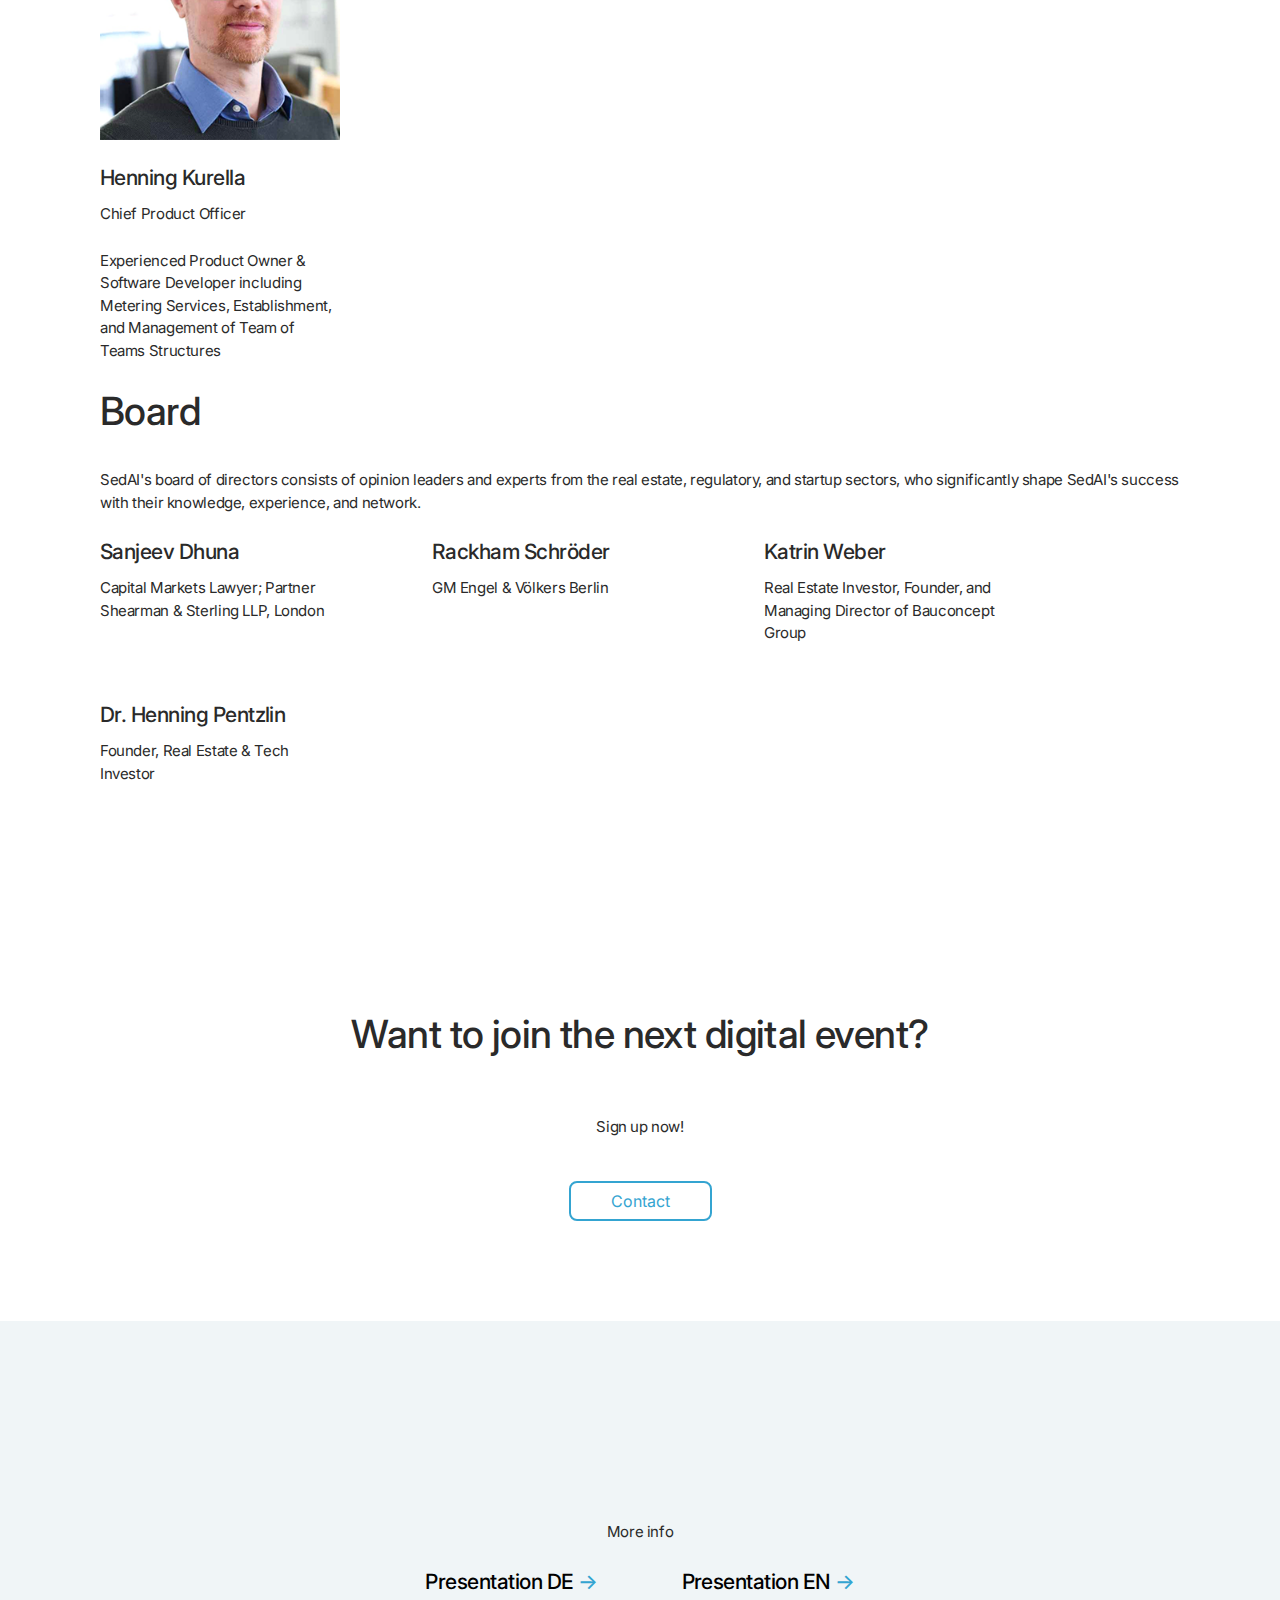
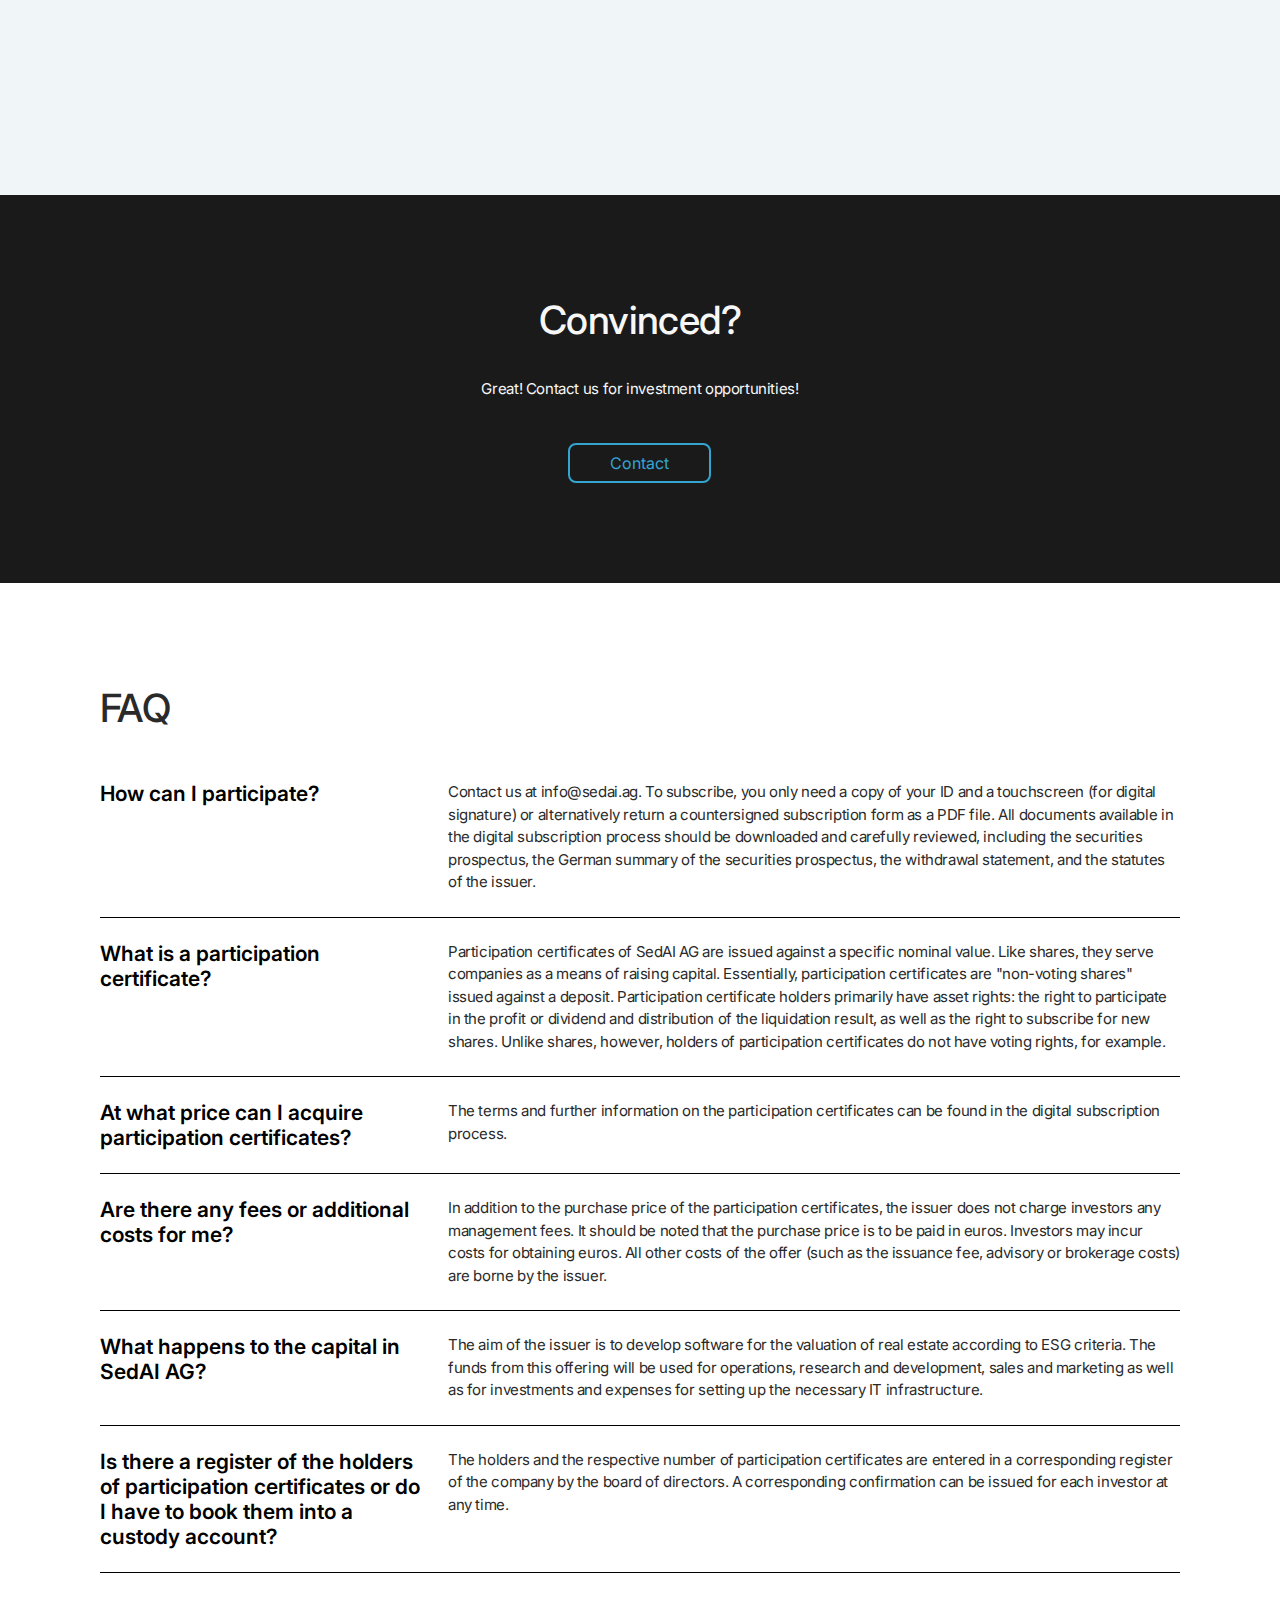
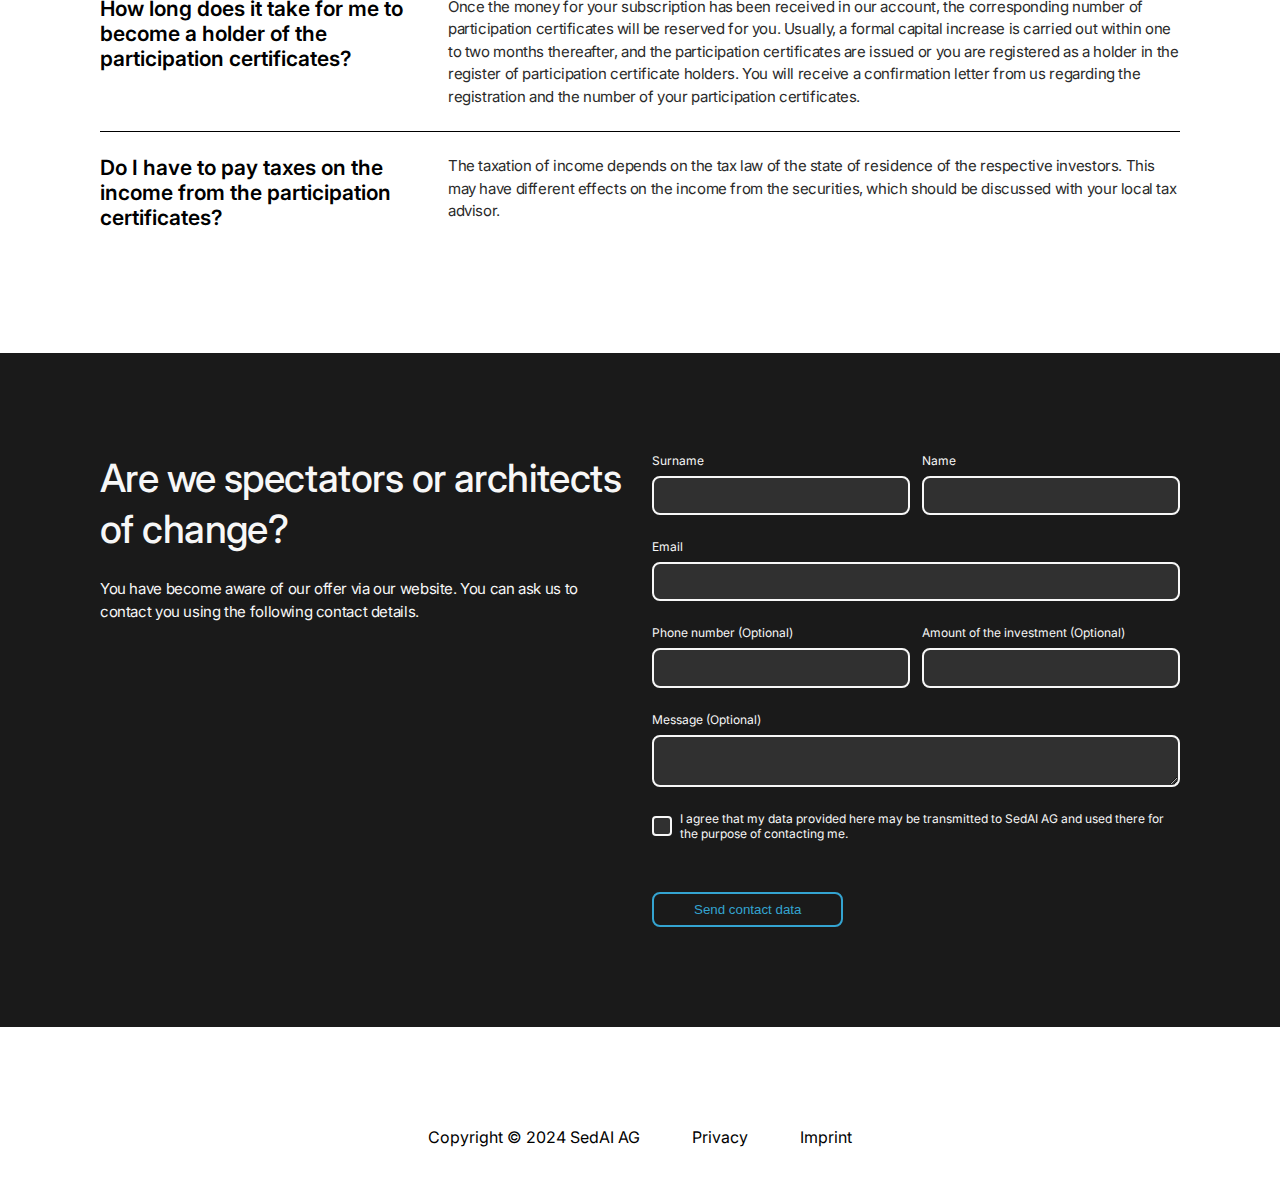
<file: website/ZWXBdvMfTx/invest.html>
<!DOCTYPE html>
<html lang="de">
<head>
    <meta name='copyright' content='Copyright 2024. SedAI AG. All Rights Reserved.'>
    <meta charset="utf-8">
    <meta http-equiv="Cache-Control" content="no-cache, no-store, must-revalidate">
    <meta http-equiv="Pragma" content="no-cache">
    <meta http-equiv="Expires" content="0">
    <!--    <link rel="shortcut icon" href="favicon.ico">-->
    <title>SedAI AG</title>
    <link rel="stylesheet" href="../css/main.css">

</head>
<body>
<header>
    <div class="wrapper header__wrapper">
        <a class="header__logo" href="/">SedAI AG</a>
        <div class="header__lang">
            <a class="header__lang-en header--active" href="invest.hmtl">EN</a>
            <a class="header__lang-de" href="invest_de.html">DE</a>
        </div>
        <div class="header__navi">
            <a href="/">Home</a>
            <a href="javascript:void(0)" data-scrollTo="#section-contact">Invest Now</a>
        </div>
    </div>
</header>
<div class="header-spacer"></div>

<section class="section-headline">
    <div class='wrapper'>
        <div class="h1-text"><h2>Be part of rewriting the future of the real estate industry</h2></div>
    </div>
</section>

<section class="section-x-box wrapper">
    <div class="section-x-box__box-wrapper section-x-box--two-boxes">
        <div class="section-x-box__box section-x-box__box--height-300">
            <h1 class="h2-text">Invest in our ESG software now and join us in leading the sustainable transformation of
                the real estate industry.</h1>
            <p class="text-standard">This is your opportunity to take an active part in a success story with exponential
                growth and contribute to a sustainable world simultaneously.</p>
        </div>
        <div class="section-x-box__box section-x-box__box--grey section-x-box__box--height-300">
            <p class="h2-text">“Green buildings achieved an average capital value premium of more than 20%.”</p>
            <p class="h3-text">JLL, January 17, 2023</p>
        </div>
    </div>
</section>

<section class="section-accordion wrapper">
    <button class="section-accordion__folder h3-text">ESG EU legislation is sweeping the real estate industry with an
        unprecedented wave of change
    </button>
    <div class="section-accordion__panel">
        <p class="text-standard">Across our European neighbors, energetically inefficient buildings are no longer
            allowed to be rented due to new ESG legislation.<br><br>In the face of complex ESG legislation and
            regulations, the real estate industry structurally lacks the data and parameters needed to make the right
            strategic investment and renovation decisions.</p>
    </div>
    <button class="section-accordion__folder h3-text">Our ESG software enables real estate companies to navigate the
        ever-changing jungle of regulations and reporting obligations even without expert knowledge of ESG legislation.
    </button>
    <div class="section-accordion__panel">
        <p class="text-standard">The revolutionary software helps individual property owners, large real estate
            portfolios, and entire cities to develop, visualize, and implement sustainability strategies despite poor
            data.</p>
    </div>
    <button class="section-accordion__folder h3-text">ESG-compliant investments and buildings are future return
        winners
    </button>
    <div class="section-accordion__panel">
        <p class="text-standard">ESG has the most significant impact on the performance of existing
            properties.<br><br>In the professionally managed sector alone, there are over 60 million of these existing
            buildings in Europe. Every property is affected by ESG legislation.</p>
    </div>
    <button class="section-accordion__folder h3-text">The market to be tapped into by SedAI has a multi-billion-dollar
        potential
    </button>
    <div class="section-accordion__panel section-accordion__panel--last-folder">
        <p class="text-standard">To grow rapidly, SedAI is forming strategic alliances with cities. To this end, SedAI
            has partnered with the UN-Habitat initiative "Shape City." SedAI aims to become the leading ESG software
            solution for the real estate industry. Be a part of it and invest in the market launch and growth of SedAI's
            market-ready ESG software.</p>
    </div>
</section>

<section class="section-cta section-cta--black">
    <div class="wrapper">
        <h2 class="section-cta__headline section-cta__headline--narrow h1-text">Become a part of it and invest in the
            growth of <span class="color--blue">SedAI’s ESG software</span></h2>
        <a class="section-cta__button" href="javascript:void(0)" data-scrollTo="#section-contact">Contact</a>
    </div>
</section>

<section class="section-three-boxes wrapper">
    <div class="section-three-boxes__head">
        <h2 class="h2-text margin-bottom--big">Scalability Guarantees Unmatched Access</h2>
    </div>
    <div class="section-three-boxes__text-wrapper">
        <div class="section-three-boxes__box">
            <h3 class="h2-text">Cities</h3>
            <p class="text-standard text--fett">Requirements</p>
            <p class="text-standard">Benchmarking and modeling of policy decisions
                Analysis of large quantities of assets in real-time</p>
            <p class="text-standard text--fett">Access</p>
            <p class="text-standard">Maximum scalability of the product prerequisite for potential (moat);
                direct/personal access to cities; partnership with Shape Cities enables operational framework and
                platform functionality for decarbonization
            </p>
        </div>

        <div class="section-three-boxes__box">
            <h3 class="h2-text">Institutional Investors</h3>
            <p class="text-standard text--fett">Requirements</p>
            <p class="text-standard">Strict reporting obligations to funds and banks;
                Active risk management
            </p>
            <p class="text-standard text--fett">Access</p>
            <p class="text-standard">Broad network in the team and board;
                Local network;
                Leverage of Shape Cities/municipal cooperation
            </p>
        </div>

        <div class="section-three-boxes__box">
            <h3 class="h2-text">Multipliers</h3>
            <p class="text-standard text--fett">Who</p>
            <p class="text-standard">Project managers, real estate agents, appraisers, consultants, banks</p>
            <p class="text-standard text--fett">Requirements</p>
            <p class="text-standard">Support for individual business cases
                Analysis tool for customer insights
            </p>
            <p class="text-standard text--fett">Access</p>
            <p class="text-standard">Internal and external network
            </p>
        </div>

    </div>
</section>

<section class="section-x-box wrapper">
    <div class="section-x-box__head">
        <h2 class="h2-text margin-bottom--big">Strong Economics Drive the Business Model</h2>
    </div>
    <div class="section-x-box__box-wrapper section-x-box--grey section-x-box--five-boxes">
        <div class="section-x-box__box">
            <h3 class="text-standard text--fett margin-bottom--big">Market</h3>
            <p class="h1-text">62M</p>
            <p class="text-standard">Existing properties in Europe affected by ESG</p>
        </div>

        <div class="section-x-box__box">
            <h3 class="text-standard text--fett margin-bottom--big">ARPA</h3>
            <p class="h1-text">15K €</p>
            <p class="text-standard">Average software revenue per customer/year</p>
        </div>

        <div class="section-x-box__box">
            <h3 class="text-standard text--fett margin-bottom--big">CLV</h3>
            <p class="h1-text">10-15 Y</p>
            <p class="text-standard">Customer lifetime in years</p>
        </div>
        <div class="section-x-box__box">
            <h3 class="text-standard text--fett margin-bottom--big">Revenue potential</h3>
            <p class="h1-text">2.2M €</p>
            <p class="text-standard">Revenue potential (CLV) currently in pipeline of qualified customers</p>
        </div>
        <div class="section-x-box__box">
            <h3 class="text-standard text--fett margin-bottom--big">Exit</h3>
            <p class="h1-text">50M €</p>
            <p class="text-standard">IPO Nasdaq Nordic Investment bank Vator engaged</p>
        </div>

    </div>
</section>


<section class="section-team wrapper">
    <div class="section-team__head">
        <h2 class="h2-text">Founders | Management</h2>
        <h3 class="h3-text">Bright minds create future</h3>
        <p class="text-standard">The three founders Julian Kriesel (CEO), Dr. Henning Pentzlin, and Kaspar Neftel have a
            long track record of success in real estate, company building, and leadership. The management team is among
            the leaders in the real estate and ESG industry.
            SedAI AG has enlisted opinion leaders and experts from the real estate, regulatory, and startup industries
            for its advisory board, who significantly contribute to the company's success with their knowledge,
            experience, and network.</p>
    </div>

    <div class="section-team__person-wrapper">
        <div class="section-team__person">
            <img src="../img/team/Kaspar_Neftel.png" alt="Kaspar Neftel at SedaiAG">
            <h4 class="h3-text">Kaspar Neftel</h4>
            <p class="text-standard text--bold">Founder</p>
            <p class="text-standard">Serial Entrepreneur With 20+ Years of Experience, 2 Exits</p>
        </div>

        <div class="section-team__person">
            <img src="../img/team/Julian_Kriesel.png" alt="Julian Kriesel at SedaiAG">
            <h4 class="h3-text">Julian Kriesel</h4>
            <p class="text-standard text--bold">Founder & CEO</p>
            <p class="text-standard">Civil Engineer, Real Estate Investor & Former CSO with 20 Years of Experience at
                HochTief, Deutsche Bahn, Engel & Volkers</p>
        </div>

        <div class="section-team__person">
            <img src="../img/team/Klaus_Michael_Christensen.png" alt="Klaus-Michael Christensen at SedaiAG">
            <h4 class="h3-text">Klaus-Michael Christensen</h4>
            <p class="text-standard text--bold">Chief Impact Officer</p>
            <p class="text-standard">Co-Founder of the Swiss Impact Investment Association; ESG Thought Leader, Expert
                in Blended Finance, Rothschild, Coutts</p>
        </div>

        <div class="section-team__person">
            <img src="../img/team/Henning_Kurella.png" alt="Henning Kurella at SedaiAG">
            <h4 class="h3-text">Henning Kurella</h4>
            <p class="text-standard text--bold">Chief Product Officer</p>
            <p class="text-standard">Experienced Product Owner & Software Developer including Metering Services,
                Establishment, and Management of Team of Teams Structures</p>
        </div>
    </div>


    <div class="section-team__head">
        <h3 class="h2-text">Board</h3>
        <div class="section-team__head">
            <p class="text-standard">SedAI's board of directors consists of opinion leaders and experts from the real
                estate, regulatory, and startup sectors, who significantly shape SedAI's success with their knowledge,
                experience, and network.</p>
        </div>
    </div>

    <div class="section-team__person-wrapper">
        <div class="section-team__person">
            <h4 class="h3-text section-team__person-name">Sanjeev Dhuna</h4>
            <p class="text-standard">Capital Markets Lawyer; Partner Shearman & Sterling LLP, London</p>
        </div>

        <div class="section-team__person">
            <h4 class="h3-text">Rackham Schröder</h4>
            <p class="text-standard">GM Engel & Völkers Berlin</p>
        </div>

        <div class="section-team__person">
            <h4 class="h3-text">Katrin Weber</h4>
            <p class="text-standard">Real Estate Investor, Founder, and Managing Director of Bauconcept Group</p>
        </div>

        <div class="section-team__person">
            <h4 class="h3-text">Dr. Henning Pentzlin</h4>
            <p class="text-standard">Founder, Real Estate & Tech Investor</p>
        </div>
    </div>


</section>

<section class="section-cta">
    <div class='wrapper'>
        <div class="section-cta__headline"><h2 class="h2-text">Want to join the next digital event?</h2></div>
        <div class="section-cta__text text-standard">Sign up now!</div>
        <a class="section-cta__button" href="javascript:void(0)" data-scrollTo="#section-contact">Contact</a>
    </div>
</section>


<section class="section-downloads">
    <h2 class="text-standard">More info</h2>
    <div class="section-downloads__wrapper">
        <a target="_blank"
           href="https://henningkurellasedainow.sharepoint.com/:b:/s/Standardverzeichnis/EZpxLAPqdJdPs3s6T7qRRjcBd6_cxYmRa-s1rVTX8rAaHQ?e=Ladg9G"
           class="section-downloads__button">Presentation DE <span class="color--blue">→</span></a>
        <a target="_blank"
           href="https://henningkurellasedainow.sharepoint.com/:b:/s/Standardverzeichnis/EZpxLAPqdJdPs3s6T7qRRjcBd6_cxYmRa-s1rVTX8rAaHQ?e=Ladg9G"
           class="section-downloads__button">Presentation EN <span class="color--blue">→</span></a>
    </div>
</section>

<section class="section-cta section-cta--black">
    <div class="wrapper">
        <h2 class="h2-text section-cta__headline">Convinced?</h2>
        <p class="section-cta__text text-standard">Great! Contact us for investment opportunities!</p>
        <a class="section-cta__button" href="javascript:void(0)" data-scrollTo="#section-contact">Contact</a>
    </div>
</section>


<section class="section-faq wrapper">
    <div class="section-faq__head">
        <h3 class="h2-text">FAQ</h3>
    </div>

    <ul class='section-faq__list'>
        <li class='section-faq__item'>
            <div class='section-faq__item-question'>How can I participate?</div>
            <div class='section-faq__item-answer text-standard'>Contact us at <a href="javascript:void(0)" data-scrollTo="#section-contact">info@sedai.ag</a>.
                To subscribe, you only need a copy of your ID and a touchscreen (for digital signature) or alternatively
                return a countersigned subscription form as a PDF file. All documents available in the digital
                subscription process should be downloaded and carefully reviewed, including the securities prospectus,
                the German summary of the securities prospectus, the withdrawal statement, and the statutes of the
                issuer.
            </div>
        </li>
        <li class='section-faq__item'>
            <div class='section-faq__item-question'>What is a participation certificate?</div>
            <div class='section-faq__item-answer text-standard'>Participation certificates of SedAI AG are issued
                against a specific nominal value. Like shares, they serve companies as a means of raising capital.
                Essentially, participation certificates are "non-voting shares" issued against a deposit. Participation
                certificate holders primarily have asset rights: the right to participate in the profit or dividend and
                distribution of the liquidation result, as well as the right to subscribe for new shares. Unlike shares,
                however, holders of participation certificates do not have voting rights, for example.
            </div>
        </li>
        <li class='section-faq__item'>
            <div class='section-faq__item-question'>At what price can I acquire participation certificates?</div>
            <div class='section-faq__item-answer text-standard'>The terms and further information on the participation
                certificates can be found in the digital subscription process.
            </div>
        </li>
        <li class='section-faq__item'>
            <div class='section-faq__item-question'>Are there any fees or additional costs for me?</div>
            <div class='section-faq__item-answer text-standard'>In addition to the purchase price of the participation
                certificates, the issuer does not charge investors any management fees. It should be noted that the
                purchase price is to be paid in euros. Investors may incur costs for obtaining euros. All other costs of
                the offer (such as the issuance fee, advisory or brokerage costs) are borne by the issuer.
            </div>
        </li>
        <li class='section-faq__item'>
            <div class='section-faq__item-question'>What happens to the capital in SedAI AG?</div>
            <div class='section-faq__item-answer text-standard'>The aim of the issuer is to develop software for the
                valuation of real estate according to ESG criteria. The funds from this offering will be used for
                operations, research and development, sales and marketing as well as for investments and expenses for
                setting up the necessary IT infrastructure.
            </div>
        </li>
        <li class='section-faq__item'>
            <div class='section-faq__item-question'>Is there a register of the holders of participation certificates or
                do I have to book them into a custody account?
            </div>
            <div class='section-faq__item-answer text-standard'>The holders and the respective number of participation
                certificates are entered in a corresponding register of the company by the board of directors. A
                corresponding confirmation can be issued for each investor at any time.
            </div>
        </li>
        <li class='section-faq__item'>
            <div class='section-faq__item-question'>How long does it take for me to become a holder of the participation
                certificates?
            </div>
            <div class='section-faq__item-answer text-standard'>Once the money for your subscription has been received
                in our account, the corresponding number of participation certificates will be reserved for you.
                Usually, a formal capital increase is carried out within one to two months thereafter, and the
                participation certificates are issued or you are registered as a holder in the register of participation
                certificate holders. You will receive a confirmation letter from us regarding the registration and the
                number of your participation certificates.
            </div>
        </li>
        <li class='section-faq__item'>
            <div class='section-faq__item-question'>Do I have to pay taxes on the income from the participation
                certificates?
            </div>
            <div class='section-faq__item-answer text-standard'>The taxation of income depends on the tax law of the
                state of residence of the respective investors. This may have different effects on the income from the
                securities, which should be discussed with your local tax advisor.
            </div>
        </li>
    </ul>
</section>

<section class="section-contact" id='section-contact'>
    <div class="wrapper">
        <div class='section-contact__headline'>
            <h2 class="h2-text">Are we spectators or architects of change?</h2>
            <p class="text-standard">You have become aware of our offer via our website. You can ask us to contact you using the following contact details.</p>
        </div>
        <form class='section-contact__form' id='contact-form'>
            <div class='form__row'>
                <label class='form__group'>
                    <span class='form__label'>Surname</span>
                    <input type='text' name='surname' class='form__input' required maxlength='100' />
                </label>
                <label class='form__group'>
                    <span class='form__label'>Name</span>
                    <input type='text' name='name' class='form__input' required maxlength='100' />
                </label>
            </div>
            <div class='form__row'>
                <label class='form__group'>
                    <span class='form__label'>Email</span>
                    <input type='email' name='email' class='form__input' required />
                </label>
            </div>
            <div class='form__row'>
                <label class='form__group'>
                    <span class='form__label'>Phone number (Optional)</span>
                    <input type='tel' name='phone' class='form__input' />
                </label>
                <label class='form__group'>
                    <span class='form__label'>Amount of the investment (Optional)</span>
                    <input type='number' name='investment_amount' class='form__input' />
                </label>
            </div>
            <div class='form__row'>
                <label class='form__group'>
                    <span class='form__label'>Message (Optional)</span>
                    <textarea name='message' class='form__input' rows='3'></textarea>
                </label>
            </div>
            <div class='form__row form__row_column'>
                <label class='form__group form__group--checkbox'>
                    <input type='checkbox' name='data_protection' class='form__input' id='input-data-protection' />
                    <span class='form__label'>I agree that my data provided here may be transmitted to SedAI AG and used there for the purpose of contacting me.</span>
                </label>
                <div class='form__error hide' id='data-protection-required'>Please opt-in data protection checkbox</div>
            </div>
            <div class='form-row form-row--buttons'>
                <button type='submit' class='form__button form__button--submit'>Send contact data</button>
            </div>
            <div class='form__overlay'
                 data-message-success='Contact form was sent!'
                 data-message-error='Something went wrong!'
            ></div>
        </form>
    </div>
</section>

<footer>
    <div class="wrapper footer__wrapper">
        <div class="footer__navi">
            <span class='footer__copyright'>Copyright © 2024 SedAI AG</span>
            <a href="../privacy.html">Privacy</a>
            <a href="../imprint.html">Imprint</a>
        </div>
    </div>
</footer>
</body>
<script src='../js/main.js'></script>
</html>
</file>
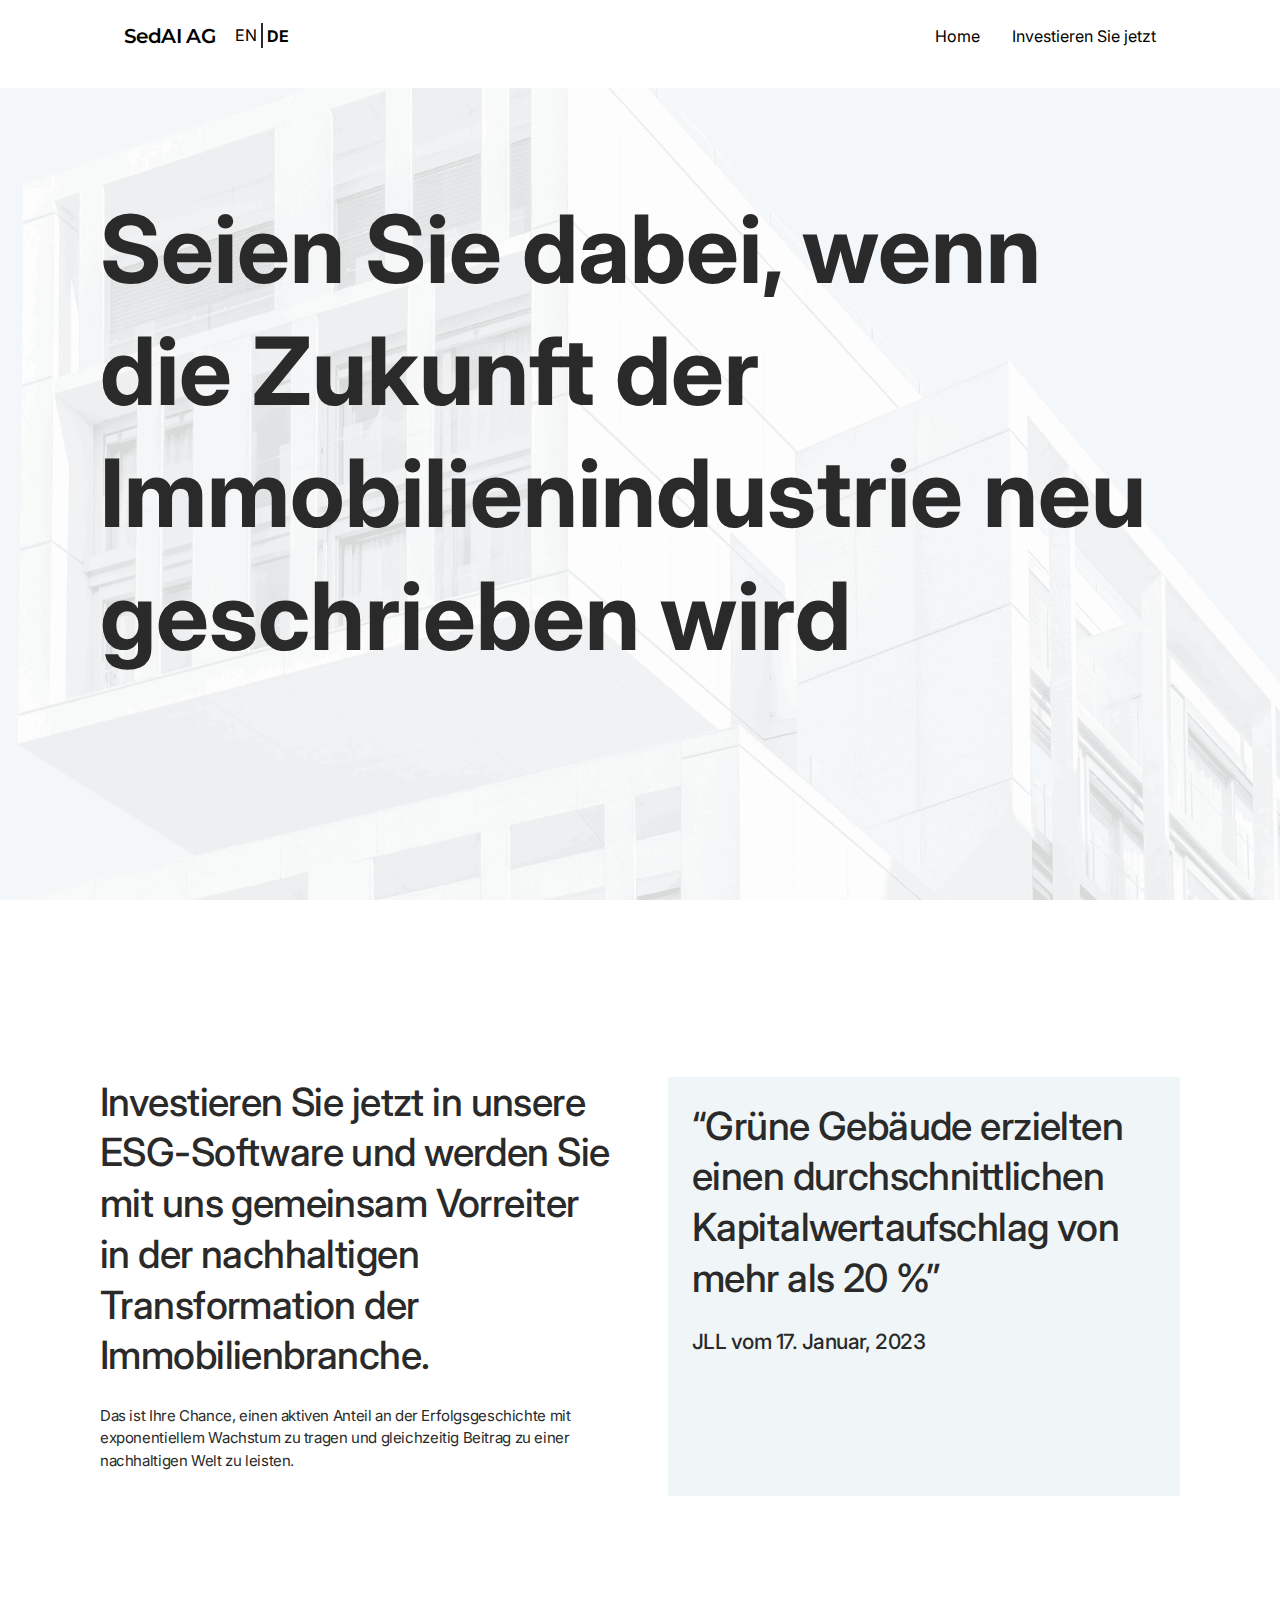
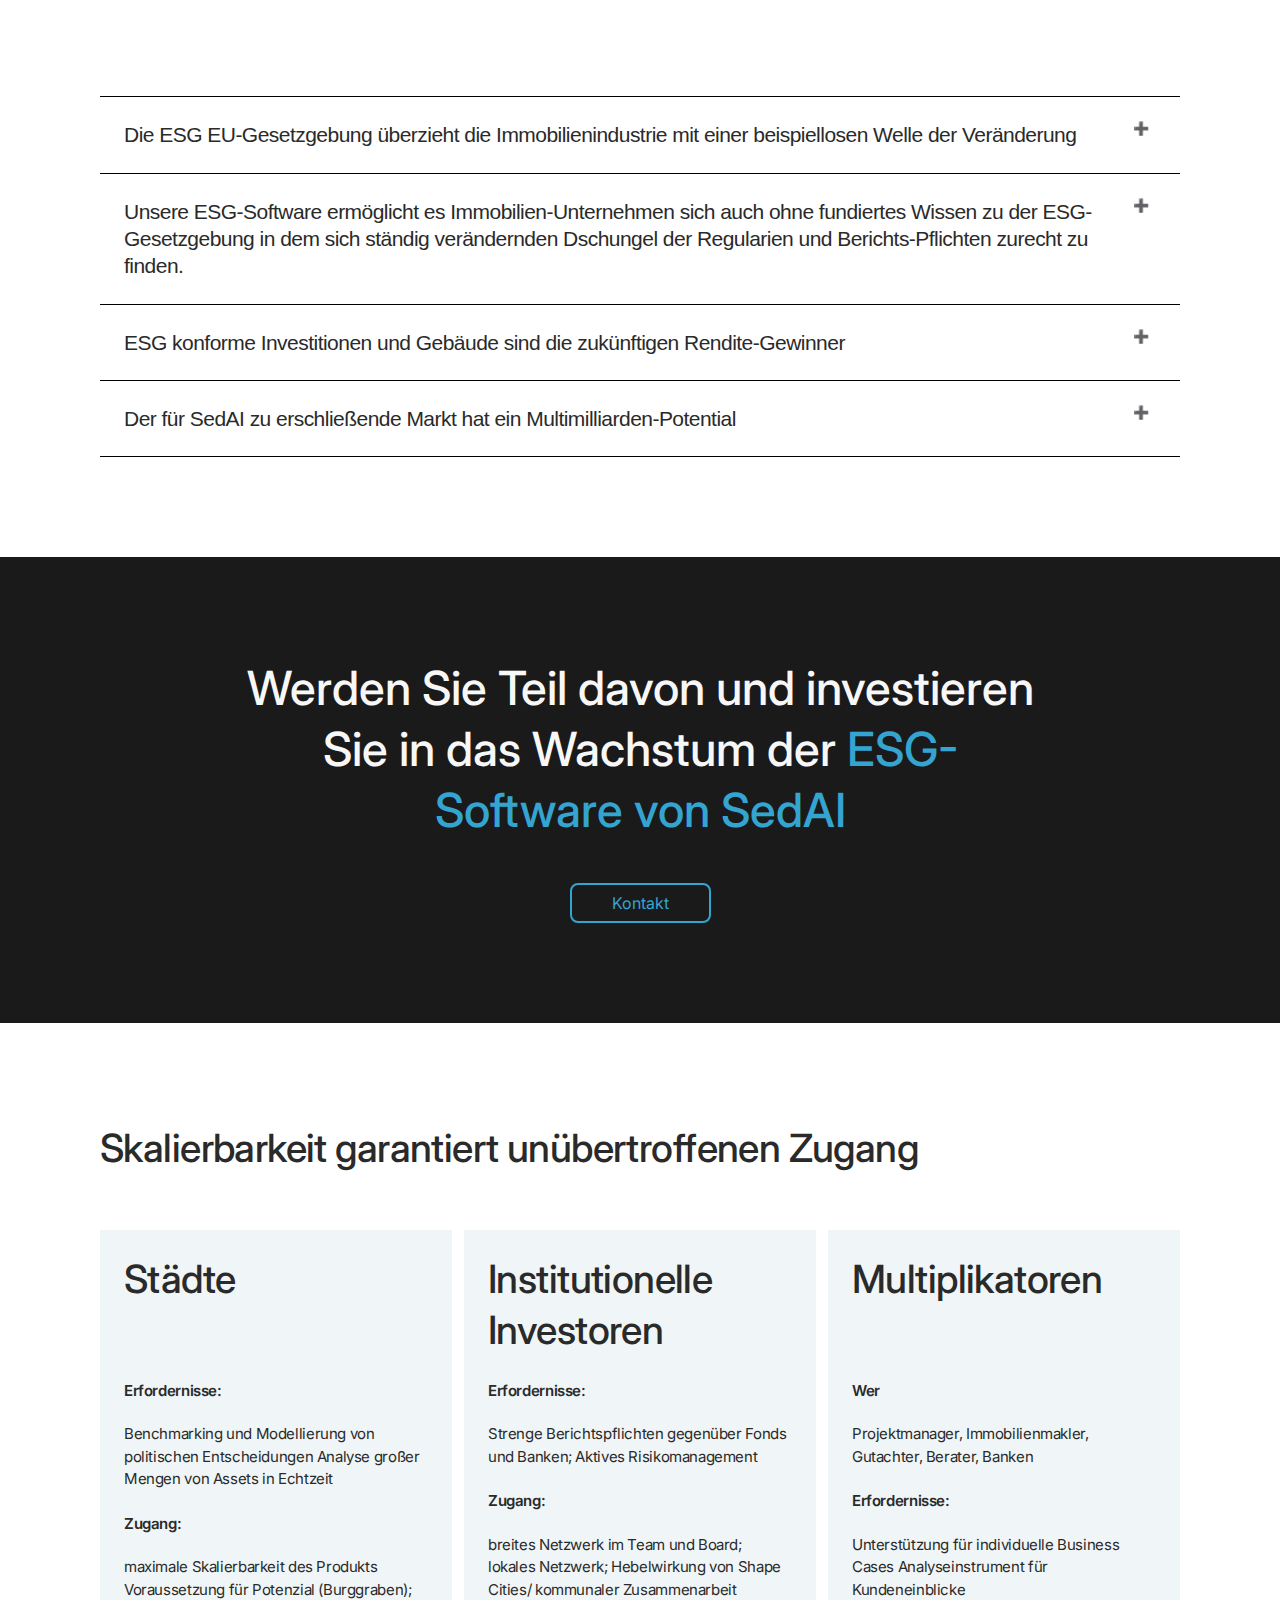
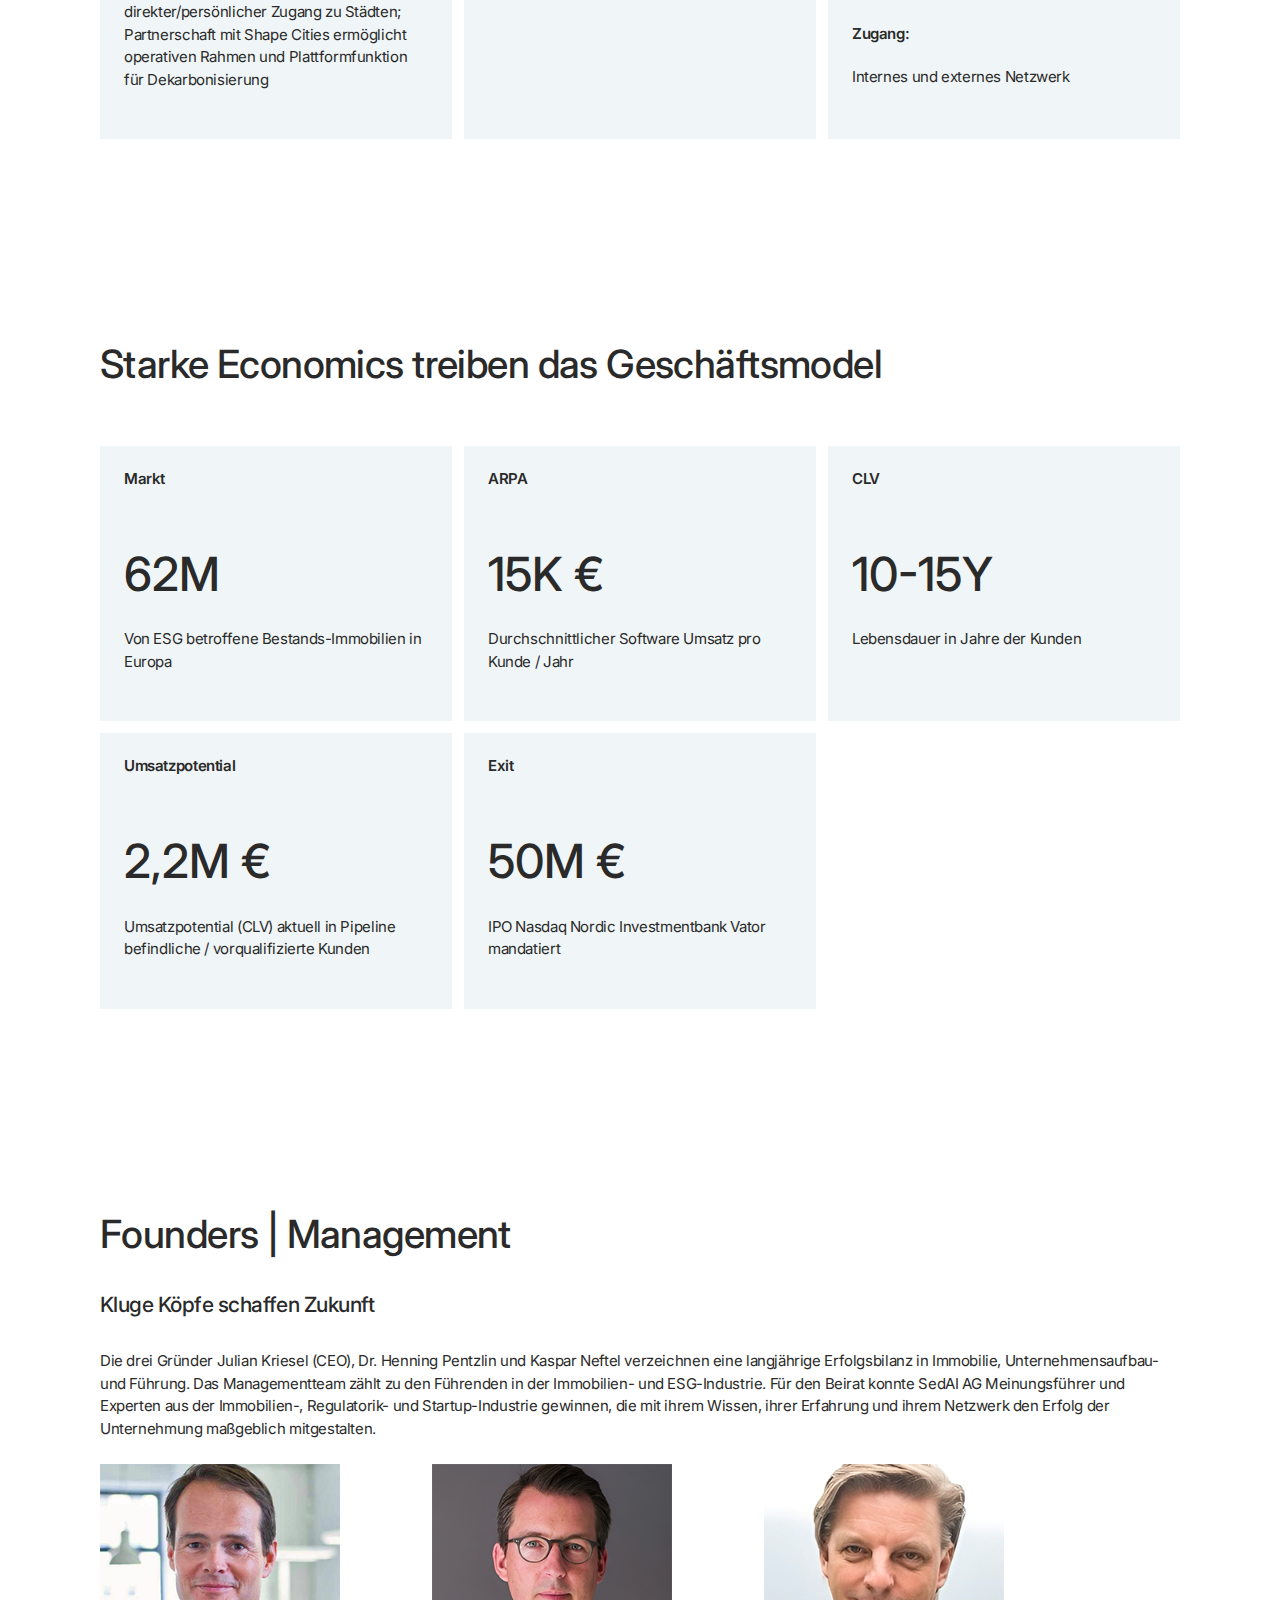
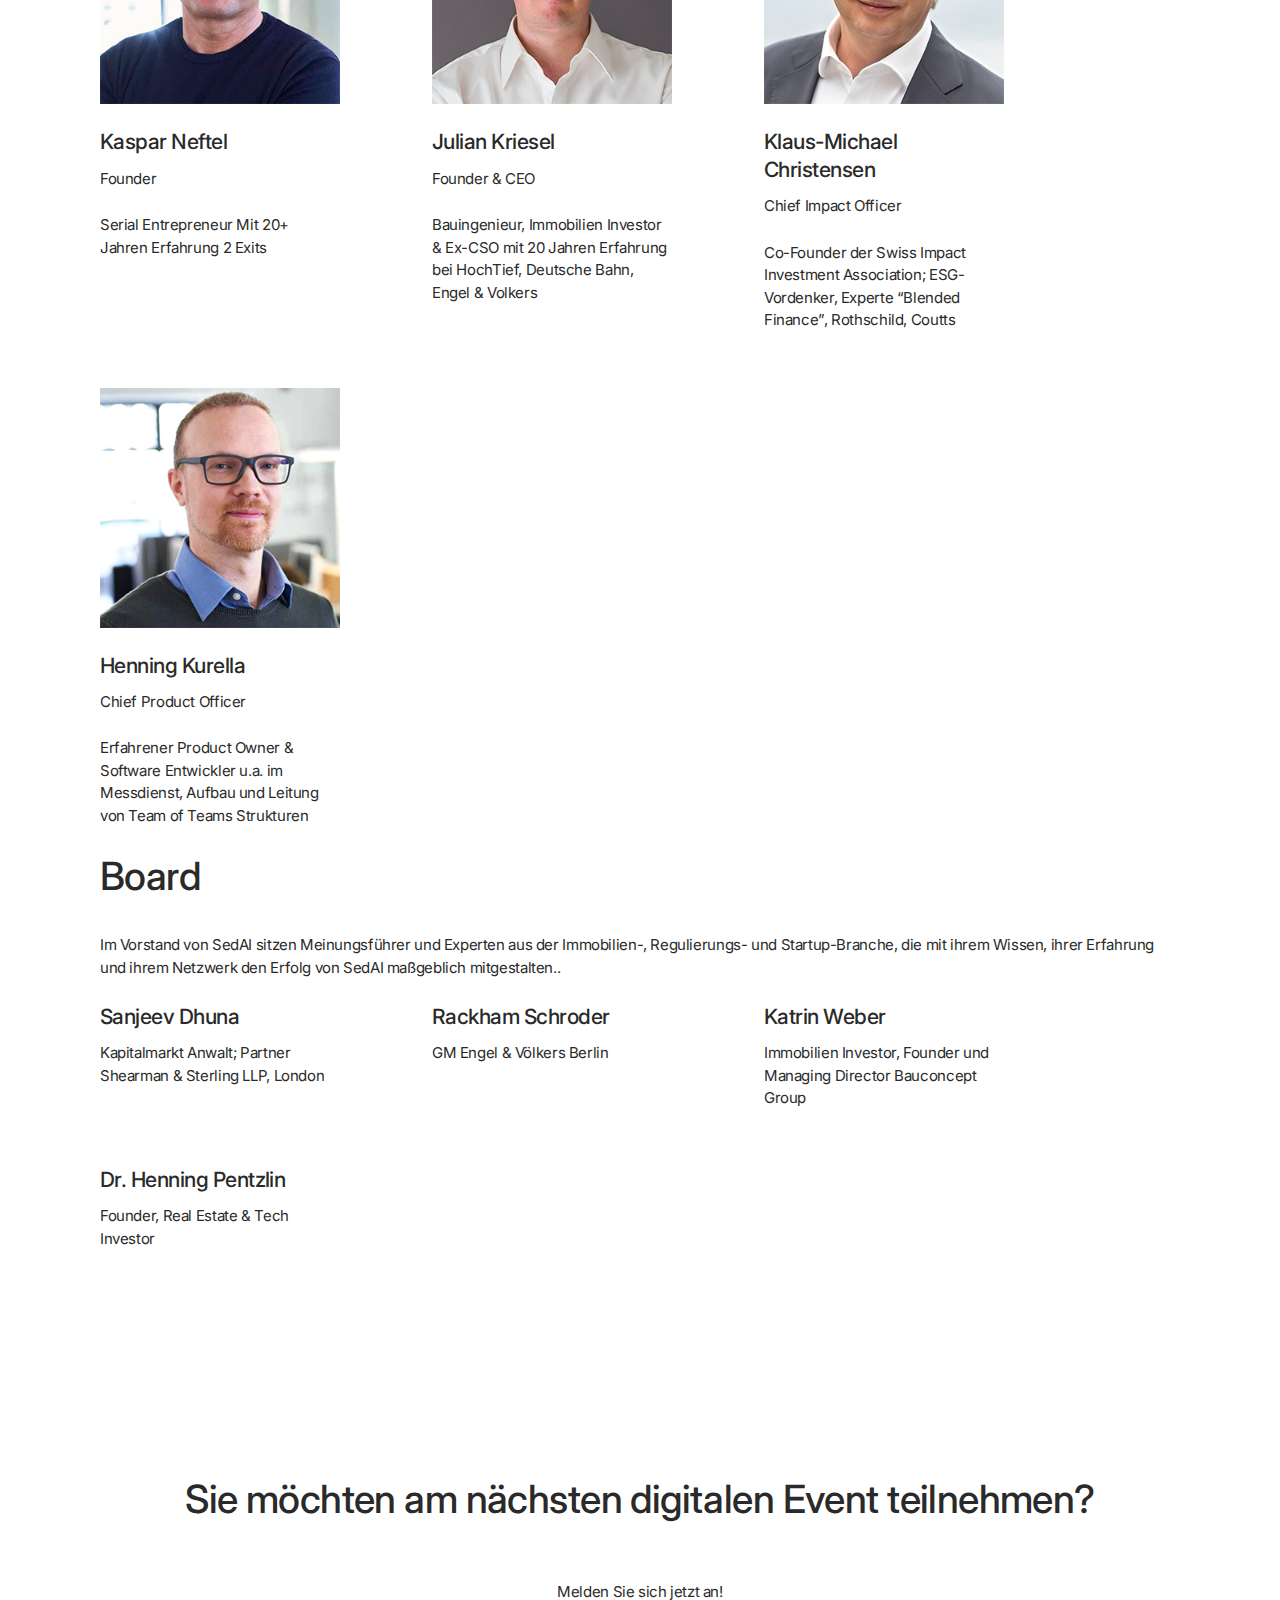
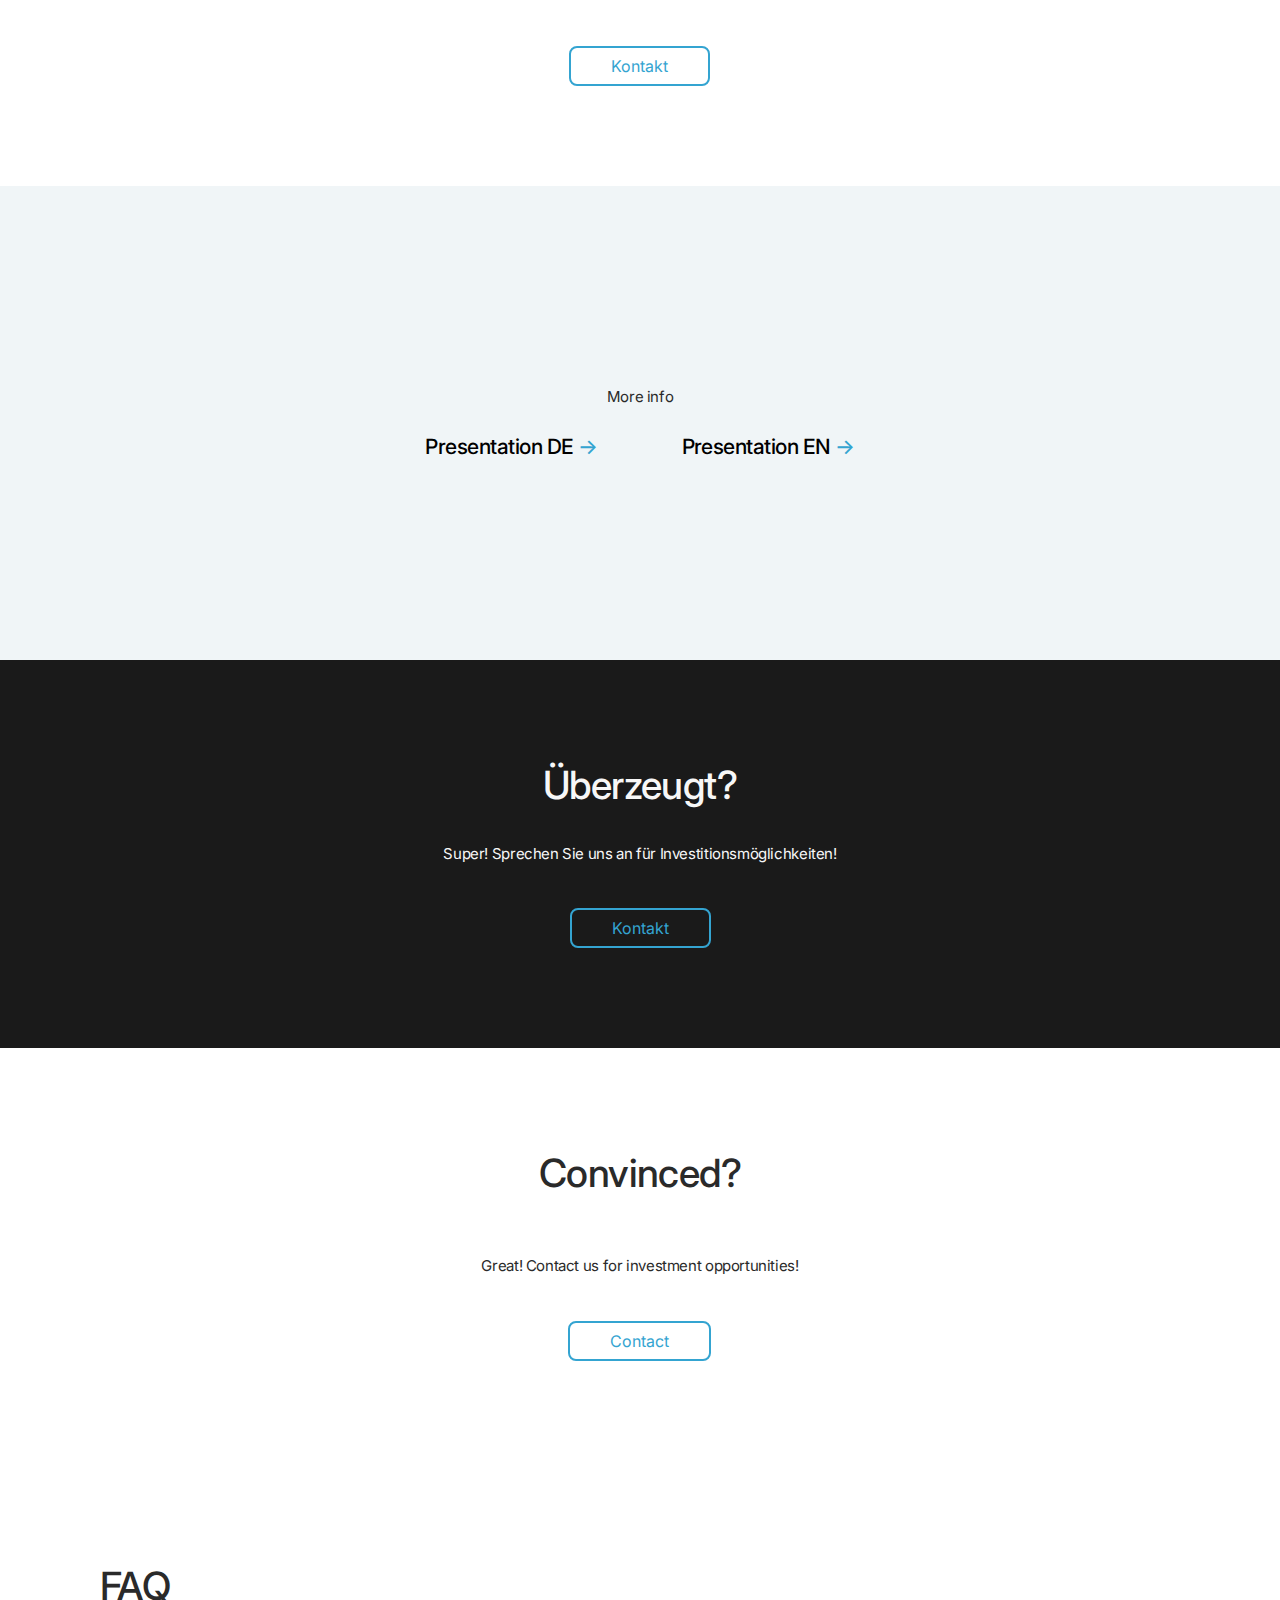
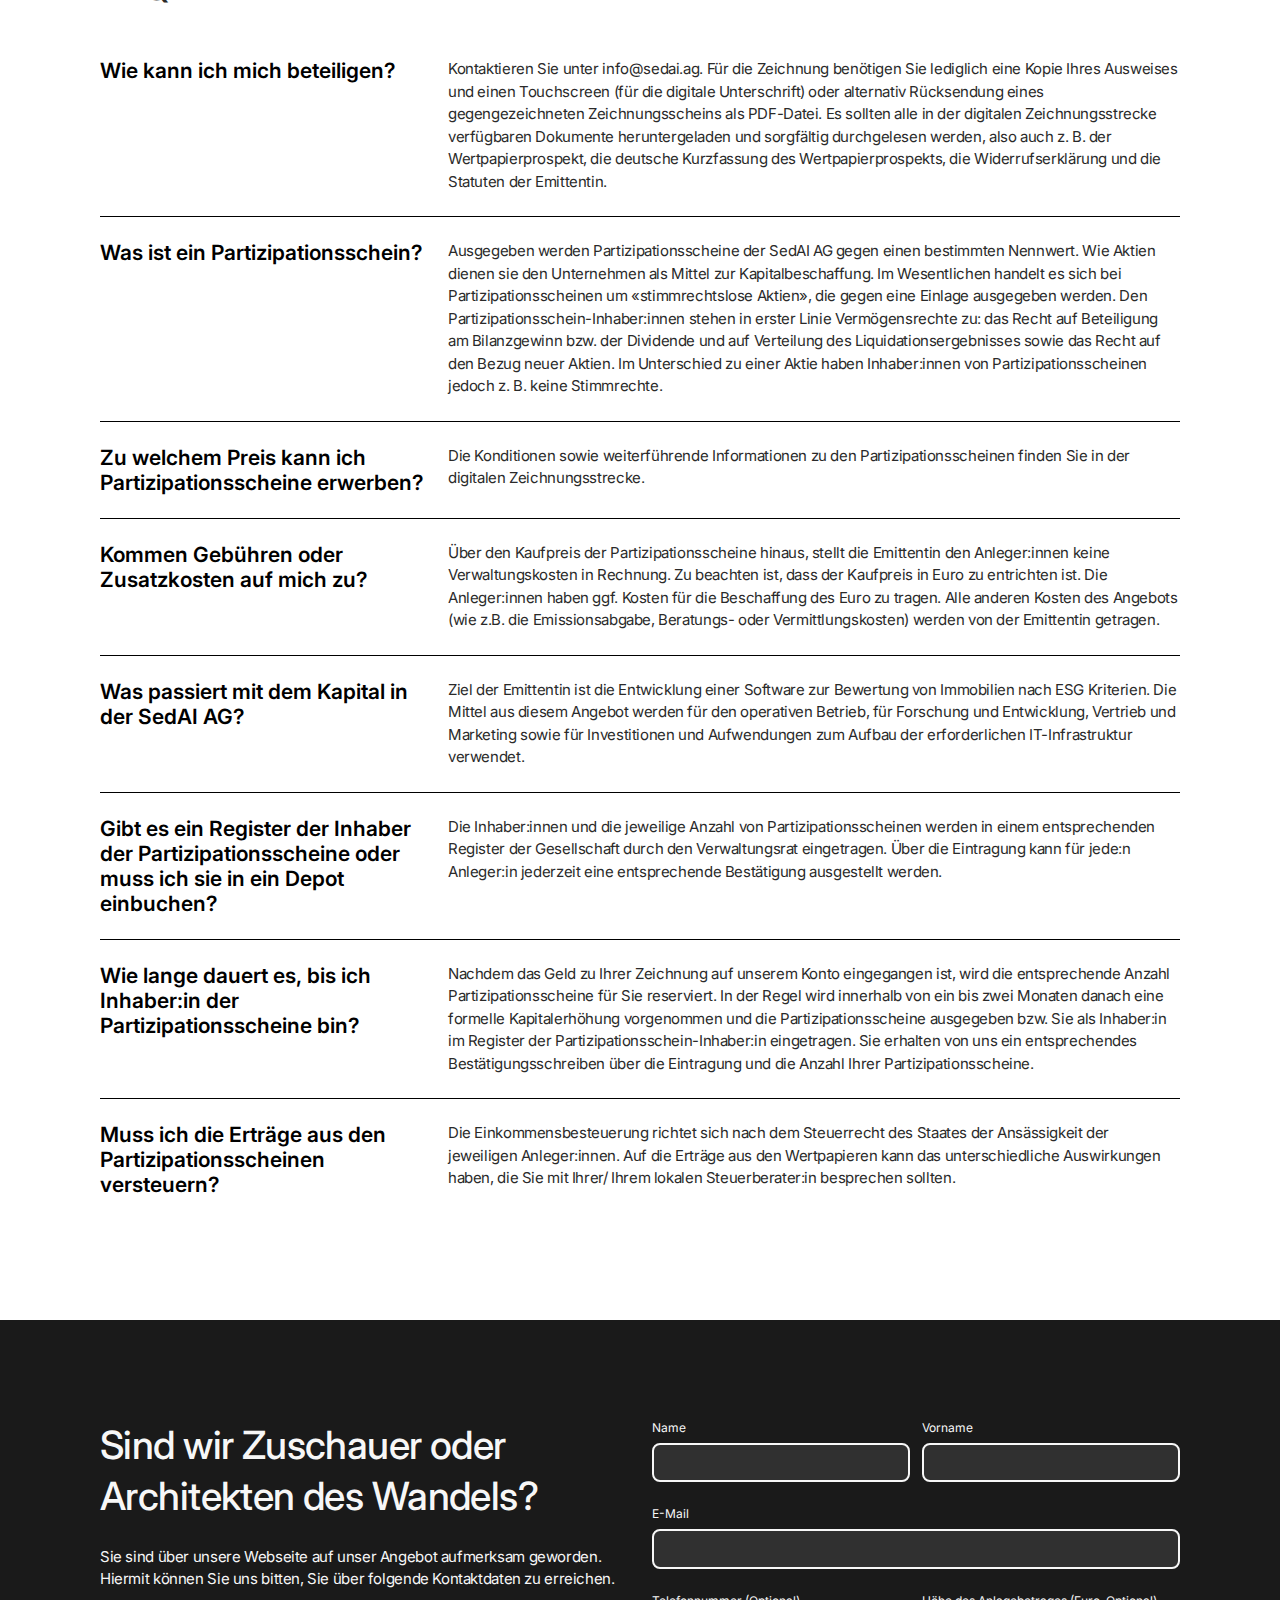
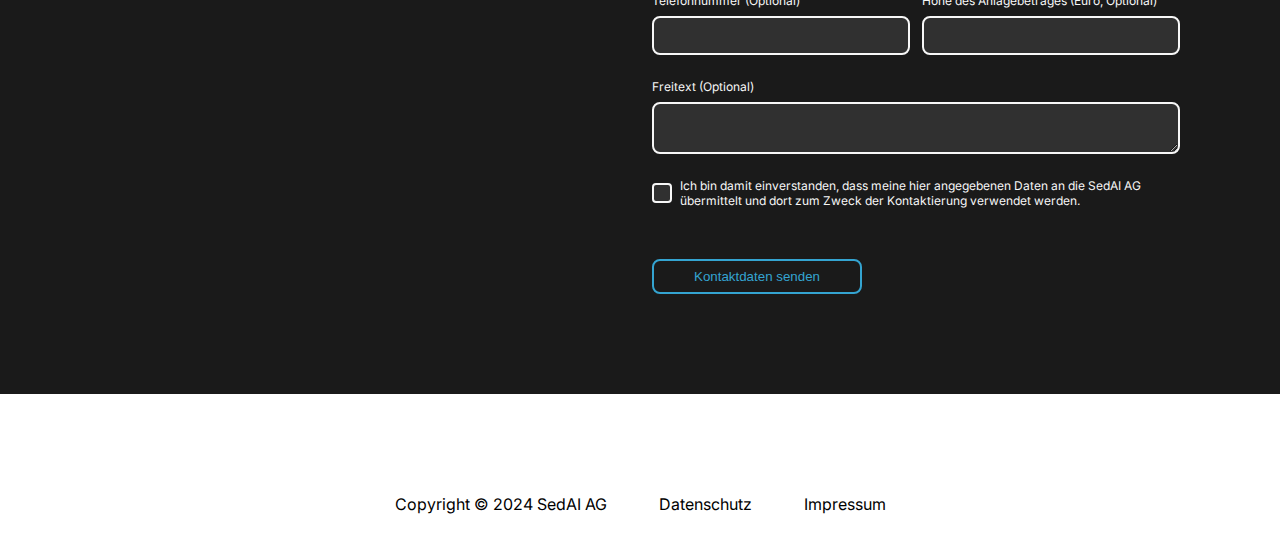
<file: website/ZWXBdvMfTx/invest_de.html>
<!DOCTYPE html>
<html lang="de">
<head>
    <meta name='copyright' content='Copyright 2024. SedAI AG. All Rights Reserved.'>
    <meta charset="utf-8">
    <meta http-equiv="Cache-Control" content="no-cache, no-store, must-revalidate">
    <meta http-equiv="Pragma" content="no-cache">
    <meta http-equiv="Expires" content="0">
    <!--    <link rel="shortcut icon" href="favicon.ico">-->
    <title>SedAI AG</title>
    <link rel="stylesheet" href="../css/main.css">

</head>
<body>
<header>
    <div class="wrapper header__wrapper">
        <a class="header__logo" href="/index_de.html">SedAI AG</a>
        <div class="header__lang">
            <a class="header__lang-en" href="invest.html">EN</a>
            <a class="header__lang-de header--active" href="">DE</a>
        </div>
        <div class="header__navi">
            <a href="../index_de.html">Home</a>
            <a href="javascript:void(0)" data-scrollTo="#section-contact">Investieren Sie jetzt</a>
        </div>
    </div>
</header>
<div class="header-spacer"></div>

<section class="section-headline">
    <div class='wrapper'>
        <div class="h1-text"><h1>Seien Sie dabei, wenn die Zukunft der Immobilienindustrie neu geschrieben wird</h1>
        </div>
    </div>
</section>

<section class="section-x-box wrapper">
    <div class="section-x-box__box-wrapper section-x-box--two-boxes">
        <div class="section-x-box__box section-x-box__box--height-300">
            <h1 class="h2-text">Investieren Sie jetzt in unsere ESG-Software und werden Sie mit uns gemeinsam Vorreiter
                in der nachhaltigen Transformation der Immobilienbranche.</h1>
            <p class="text-standard">Das ist Ihre Chance, einen aktiven Anteil an der Erfolgsgeschichte mit
                exponentiellem Wachstum zu tragen und gleichzeitig Beitrag zu einer nachhaltigen Welt zu leisten.</p>
        </div>
        <div class="section-x-box__box section-x-box__box--grey section-x-box__box--height-300">
            <p class="h2-text">“Grüne Gebäude erzielten einen durchschnittlichen Kapitalwertaufschlag von mehr als 20
                %”</p>
            <p class="h3-text">JLL vom 17. Januar, 2023</p>
        </div>
    </div>
</section>


<section class="section-accordion wrapper">
    <button class="section-accordion__folder h3-text">Die ESG EU-Gesetzgebung überzieht die Immobilienindustrie mit
        einer beispiellosen Welle der Veränderung
    </button>
    <div class="section-accordion__panel">
        <p class="text-standard">Bei unseren europäischen Nachbarn dürfen energetisch ineffiziente Gebäude aufgrund
            neuer ESG-Gesetzgebung nicht mehr vermietet werden.<br><br>Um vor dem Hintergrund der komplexen ESG
            Gesetgebung und Regulatorik die richtigen strategischen Investitions- und Sanierungsentscheidungen zu
            treffen, fehlen der Immobilienbranche strukturell die Daten und Parameter.</p>
    </div>
    <button class="section-accordion__folder h3-text">Unsere ESG-Software ermöglicht es Immobilien-Unternehmen sich auch
        ohne fundiertes Wissen zu der ESG-Gesetzgebung in dem sich ständig verändernden Dschungel der Regularien und
        Berichts-Pflichten zurecht zu finden.
    </button>
    <div class="section-accordion__panel">
        <p class="text-standard">Die revolutionäre Software hilft einzelnen Immobilieneigentümern bis hin zu großen
            Immobilien-Portfolios und ganzen Städte dabei, trotz schlechter Datenlage bei ihren
            Nachhaltigkeits-Strategien zu entwickeln, visualisieren und umzusetzen.</p>
    </div>
    <button class="section-accordion__folder h3-text">ESG konforme Investitionen und Gebäude sind die zukünftigen
        Rendite-Gewinner
    </button>
    <div class="section-accordion__panel">
        <p class="text-standard">ESG hat den wahrscheinlich größten Einfluss auf die Wertentwicklung von
            Bestandsimmobilien.</p>
        <p class="text-standard">Allein im professionell gemanagten Bereich gibt es mehr als 60 Millionen dieser
            Bestandsgebäude in Europa. Jede Immobilie ist von der ESG-Gesetzgebung betroffen</p>
    </div>
    <button class="section-accordion__folder h3-text">Der für SedAI zu erschließende Markt hat ein
        Multimilliarden-Potential
    </button>
    <div class="section-accordion__panel section-accordion__panel--last-folder">
        <p class="text-standard">Um schnell zu wachsen, schließt SedAI strategische Allianzen mit Städten.</p>
        <p class="text-standard">Hierzu hat SedAI eine Partnerschaft mit UN-Habitat-Initiative “Shape City”
            abgeschlossen.</p>
        <p class="text-standard">SedAI hat den Anspruch, die führende ESG-Softwarelösung für die Immobilienwirtschaft zu
            werden. Werden Sie Teil davon und investieren Sie in die Markteinführung und das Wachstum der marktreifen
            SedAI ESG Software hat.</p>
    </div>
</section>

<section class="section-cta section-cta--black">
    <div class="wrapper">
        <h2 class="section-cta__headline section-cta__headline--narrow h1-text">Werden Sie Teil davon und investieren
            Sie in das Wachstum der <span class="color--blue">ESG-Software von SedAI</span></h2>
        <a class="section-cta__button" href="javascript:void(0)" data-scrollTo="#section-contact">Kontakt</a>
    </div>
</section>

<section class="section-three-boxes wrapper">
    <div class="section-three-boxes__head">
        <h2 class="h2-text margin-bottom--big">Skalierbarkeit garantiert unübertroffenen Zugang</h2>
    </div>
    <div class="section-three-boxes__text-wrapper">
        <div class="section-three-boxes__box">
            <h3 class="h2-text">Städte</h3>
            <p class="text-standard text--fett">Erfordernisse:</p>
            <p class="text-standard">Benchmarking und Modellierung von politischen Entscheidungen
                Analyse großer Mengen von Assets in Echtzeit</p>
            <p class="text-standard text--fett">Zugang:</p>
            <p class="text-standard">maximale Skalierbarkeit des Produkts Voraussetzung für Potenzial (Burggraben);
                direkter/persönlicher Zugang zu Städten; Partnerschaft mit Shape Cities ermöglicht operativen Rahmen und
                Plattformfunktion für Dekarbonisierung
            </p>
        </div>

        <div class="section-three-boxes__box">
            <h3 class="h2-text">Institutionelle Investoren</h3>
            <p class="text-standard text--fett">Erfordernisse:</p>
            <p class="text-standard">Strenge Berichtspflichten gegenüber Fonds und Banken;
                Aktives Risikomanagement
            </p>
            <p class="text-standard text--fett">Zugang:</p>
            <p class="text-standard">breites Netzwerk im Team und Board;
                lokales Netzwerk;
                Hebelwirkung von Shape Cities/ kommunaler Zusammenarbeit
            </p>
        </div>

        <div class="section-three-boxes__box">
            <h3 class="h2-text">Multiplikatoren</h3>
            <p class="text-standard text--fett">Wer</p>
            <p class="text-standard">Projektmanager, Immobilienmakler, Gutachter, Berater, Banken</p>
            <p class="text-standard text--fett">Erfordernisse:</p>
            <p class="text-standard">Unterstützung für individuelle Business Cases
                Analyseinstrument für Kundeneinblicke
            </p>
            <p class="text-standard text--fett">Zugang:</p>
            <p class="text-standard">Internes und externes Netzwerk
            </p>
        </div>

    </div>
</section>


<section class="section-x-box wrapper">
    <div class="section-x-box__head">
        <h2 class="h2-text margin-bottom--big">Starke Economics treiben das Geschäftsmodel</h2>
    </div>
    <div class="section-x-box__box-wrapper section-x-box--grey section-x-box--five-boxes">
        <div class="section-x-box__box">
            <h3 class="text-standard text--fett margin-bottom--big">Markt</h3>
            <p class="h1-text">62M</p>
            <p class="text-standard">Von ESG betroffene Bestands-Immobilien in Europa</p>
        </div>

        <div class="section-x-box__box">
            <h3 class="text-standard text--fett margin-bottom--big">ARPA</h3>
            <p class="h1-text">15K €</p>
            <p class="text-standard">Durchschnittlicher Software Umsatz pro Kunde / Jahr</p>
        </div>

        <div class="section-x-box__box">
            <h3 class="text-standard text--fett margin-bottom--big">CLV</h3>
            <p class="h1-text">10-15Y</p>
            <p class="text-standard">Lebensdauer in Jahre der Kunden</p>
        </div>
        <div class="section-x-box__box">
            <h3 class="text-standard text--fett margin-bottom--big">Umsatzpotential</h3>
            <p class="h1-text">2,2M €</p>
            <p class="text-standard">Umsatzpotential (CLV) aktuell in Pipeline befindliche / vorqualifizierte Kunden</p>
        </div>
        <div class="section-x-box__box">
            <h3 class="text-standard text--fett margin-bottom--big">Exit</h3>
            <p class="h1-text">50M €</p>
            <p class="text-standard">IPO Nasdaq Nordic Investmentbank Vator mandatiert</p>
        </div>

    </div>
</section>


<section class="section-team wrapper">
    <div class="section-team__head">
        <h2 class="h2-text">Founders | Management</h2>
        <h3 class="h3-text">Kluge Köpfe schaffen Zukunft</h3>
        <p class="text-standard">Die drei Gründer Julian Kriesel (CEO), Dr. Henning Pentzlin und Kaspar Neftel
            verzeichnen eine langjährige Erfolgsbilanz in Immobilie, Unternehmensaufbau- und Führung. Das Managementteam
            zählt zu den Führenden in der Immobilien- und ESG-Industrie.
            Für den Beirat konnte SedAI AG Meinungsführer und Experten aus der Immobilien-, Regulatorik- und
            Startup-Industrie gewinnen, die mit ihrem Wissen, ihrer Erfahrung und ihrem Netzwerk den Erfolg der
            Unternehmung maßgeblich mitgestalten.</p>
    </div>

    <div class="section-team__person-wrapper">
        <div class="section-team__person">
            <img src="../img/team/Kaspar_Neftel.png" alt="Kaspar Neftel at SedaiAG">
            <h4 class="h3-text">Kaspar Neftel</h4>
            <p class="text-standard">Founder</p>
            <p class="text-standard">Serial Entrepreneur Mit 20+ Jahren Erfahrung 2 Exits</p>
        </div>

        <div class="section-team__person">
            <img src="../img/team/Julian_Kriesel.png" alt="Julian Kriesel at SedaiAG">
            <h4 class="h3-text">Julian Kriesel</h4>
            <p class="text-standard">Founder & CEO</p>
            <p class="text-standard">Bauingenieur, Immobilien Investor & Ex-CSO mit 20 Jahren Erfahrung bei HochTief,
                Deutsche Bahn, Engel & Volkers</p>
        </div>

        <div class="section-team__person">
            <img src="../img/team/Klaus_Michael_Christensen.png" alt="Klaus-Michael Christensen at SedaiAG">
            <h4 class="h3-text">Klaus-Michael Christensen</h4>
            <p class="text-standard">Chief Impact Officer</p>
            <p class="text-standard">Co-Founder der Swiss Impact Investment Association; ESG-Vordenker, Experte “Blended
                Finance”, Rothschild, Coutts</p>
        </div>

        <div class="section-team__person">
            <img src="../img/team/Henning_Kurella.png" alt="Henning Kurella at SedaiAG">
            <h4 class="h3-text">Henning Kurella</h4>
            <p class="text-standard">Chief Product Officer</p>
            <p class="text-standard">Erfahrener Product Owner & Software Entwickler u.a. im Messdienst, Aufbau und
                Leitung von Team of Teams Strukturen</p>
        </div>
    </div>

    <div class="section-team__head">
        <h3 class="h2-text">Board</h3>
        <p class="text-standard">Im Vorstand von SedAI sitzen Meinungsführer und Experten aus der Immobilien-,
            Regulierungs- und Startup-Branche, die mit ihrem Wissen, ihrer Erfahrung und ihrem Netzwerk den Erfolg von
            SedAI maßgeblich mitgestalten..</p>
    </div>

    <div class="section-team__person-wrapper">
        <div class="section-team__person">
            <!--            <img src="./img/team/Sanjeev_Dhuna.png" alt="Sanjeev Dhuna at SedaiAG">-->
            <h4 class="h3-text section-team__person-name">Sanjeev Dhuna</h4>
            <p class="text-standard">Kapitalmarkt Anwalt; Partner Shearman & Sterling LLP, London</p>
        </div>

        <div class="section-team__person">
            <!--            <img src="./img/team/Rackham_Schroder.png" alt="Rackham Schroder at SedaiAG">-->
            <h4 class="h3-text">Rackham Schroder</h4>
            <p class="text-standard">GM Engel & Völkers Berlin</p>
        </div>

        <div class="section-team__person">
            <!--            <img src="./img/team/Katrin_Weber.png" alt="Katrin Weber at SedaiAG">-->
            <h4 class="h3-text">Katrin Weber</h4>
            <p class="text-standard">Immobilien Investor, Founder und Managing Director Bauconcept Group</p>
        </div>

        <div class="section-team__person">
            <!--            <img src="./img/team/Anna_Alex.png" alt="Anna Alex at SedaiAG">-->
            <h4 class="h3-text">Dr. Henning Pentzlin</h4>
            <p class="text-standard">Founder, Real Estate & Tech Investor</p>
        </div>
    </div>
</section>


<section class="section-cta">
    <div class='wrapper'>
        <div class="section-cta__headline"><h2 class="h2-text">Sie möchten am nächsten digitalen Event teilnehmen?</h2>
        </div>
        <div class="section-cta__text text-standard">Melden Sie sich jetzt an!</div>
        <a class="section-cta__button" href="javascript:void(0)" data-scrollTo="#section-contact">Kontakt</a>
    </div>
</section>


<section class="section-downloads">
    <h2 class="text-standard">More info</h2>
    <div class="section-downloads__wrapper">
        <a target="_blank"
           href="https://henningkurellasedainow.sharepoint.com/:b:/s/Standardverzeichnis/EZpxLAPqdJdPs3s6T7qRRjcBd6_cxYmRa-s1rVTX8rAaHQ?e=Ladg9G"
           class="section-downloads__button">Presentation DE <span class="color--blue">→</span></a>
        <a target="_blank"
           href="https://henningkurellasedainow.sharepoint.com/:b:/s/Standardverzeichnis/EZpxLAPqdJdPs3s6T7qRRjcBd6_cxYmRa-s1rVTX8rAaHQ?e=Ladg9G"
           class="section-downloads__button">Presentation EN <span class="color--blue">→</span></a>
    </div>
</section>

<section class="section-cta section-cta--black">
    <div class="wrapper">
        <h2 class="section-cta__headline h2-text">Überzeugt?</h2>
        <p class="section-cta__text text-standard">Super! Sprechen Sie uns an für Investitionsmöglichkeiten!</p>
        <a class="section-cta__button" href="javascript:void(0)" data-scrollTo="#section-contact">Kontakt</a>
    </div>
</section>

<section class="section-cta">
    <div class='wrapper'>
        <div class="section-cta__headline"><h2 class="h2-text">Convinced?</h2></div>
        <div class="section-cta__text text-standard">Great! Contact us for investment opportunities!</div>
        <a class="section-cta__button" href="javascript:void(0)" data-scrollTo="#section-contact">Contact</a>
    </div>
</section>


<section class="section-faq wrapper">
    <div class="section-faq__head">
        <h3 class="h2-text">FAQ</h3>
    </div>

    <ul class='section-faq__list'>
        <li class='section-faq__item'>
            <div class='section-faq__item-question'>Wie kann ich mich beteiligen?</div>
            <div class='section-faq__item-answer text-standard'>Kontaktieren Sie unter <a href=mailto:info@sedai.ag">info@sedai.ag</a>.
                Für die Zeichnung benötigen Sie lediglich eine Kopie Ihres Ausweises und einen Touchscreen (für die
                digitale Unterschrift) oder alternativ Rücksendung eines gegengezeichneten Zeichnungsscheins als
                PDF-Datei. Es sollten alle in der digitalen Zeichnungsstrecke verfügbaren Dokumente heruntergeladen und
                sorgfältig durchgelesen werden, also auch z. B. der Wertpapierprospekt, die deutsche Kurzfassung des
                Wertpapierprospekts, die Widerrufserklärung und die Statuten der Emittentin.
            </div>
        </li>
        <li class='section-faq__item'>
            <div class='section-faq__item-question'>Was ist ein Partizipationsschein?</div>
            <div class='section-faq__item-answer text-standard'>Ausgegeben werden Partizipationsscheine der SedAI AG
                gegen einen bestimmten Nennwert. Wie Aktien dienen sie den Unternehmen als Mittel zur
                Kapitalbeschaffung. Im Wesentlichen handelt es sich bei Partizipationsscheinen um «stimmrechtslose
                Aktien», die gegen eine Einlage ausgegeben werden. Den Partizipationsschein-Inhaber:innen stehen in
                erster Linie Vermögensrechte zu: das Recht auf Beteiligung am Bilanzgewinn bzw. der Dividende und auf
                Verteilung des Liquidationsergebnisses sowie das Recht auf den Bezug neuer Aktien. Im Unterschied zu
                einer Aktie haben Inhaber:innen von Partizipationsscheinen jedoch z. B. keine Stimmrechte.
            </div>
        </li>
        <li class='section-faq__item'>
            <div class='section-faq__item-question'>Zu welchem Preis kann ich Partizipationsscheine erwerben?</div>
            <div class='section-faq__item-answer text-standard'>Die Konditionen sowie weiterführende Informationen zu
                den Partizipationsscheinen finden Sie in der digitalen Zeichnungsstrecke.
            </div>
        </li>
        <li class='section-faq__item'>
            <div class='section-faq__item-question'>Kommen Gebühren oder Zusatzkosten auf mich zu?</div>
            <div class='section-faq__item-answer text-standard'>Über den Kaufpreis der Partizipationsscheine hinaus,
                stellt die Emittentin den Anleger:innen keine Verwaltungskosten in Rechnung. Zu beachten ist, dass der
                Kaufpreis in Euro zu entrichten ist. Die Anleger:innen haben ggf. Kosten für die Beschaffung des Euro zu
                tragen. Alle anderen Kosten des Angebots (wie z.B. die Emissionsabgabe, Beratungs- oder
                Vermittlungskosten) werden von der Emittentin getragen.
            </div>
        </li>
        <li class='section-faq__item'>
            <div class='section-faq__item-question'>Was passiert mit dem Kapital in der SedAI AG?</div>
            <div class='section-faq__item-answer text-standard'>Ziel der Emittentin ist die Entwicklung einer Software
                zur Bewertung von Immobilien nach ESG Kriterien. Die Mittel aus diesem Angebot werden für den operativen
                Betrieb, für Forschung und Entwicklung, Vertrieb und Marketing sowie für Investitionen und Aufwendungen
                zum Aufbau der erforderlichen IT-Infrastruktur verwendet.
            </div>
        </li>
        <li class='section-faq__item'>
            <div class='section-faq__item-question'>Gibt es ein Register der Inhaber der Partizipationsscheine oder muss
                ich sie in ein Depot einbuchen?
            </div>
            <div class='section-faq__item-answer text-standard'>Die Inhaber:innen und die jeweilige Anzahl von
                Partizipationsscheinen werden in einem entsprechenden Register der Gesellschaft durch den Verwaltungsrat
                eingetragen. Über die Eintragung kann für jede:n Anleger:in jederzeit eine entsprechende Bestätigung
                ausgestellt werden.
            </div>
        </li>
        <li class='section-faq__item'>
            <div class='section-faq__item-question'>Wie lange dauert es, bis ich Inhaber:in der Partizipationsscheine
                bin?
            </div>
            <div class='section-faq__item-answer text-standard'>Nachdem das Geld zu Ihrer Zeichnung auf unserem Konto
                eingegangen ist, wird die entsprechende Anzahl Partizipationsscheine für Sie reserviert. In der Regel
                wird innerhalb von ein bis zwei Monaten danach eine formelle Kapitalerhöhung vorgenommen und die
                Partizipationsscheine ausgegeben bzw. Sie als Inhaber:in im Register der Partizipationsschein-Inhaber:in
                eingetragen. Sie erhalten von uns ein entsprechendes Bestätigungsschreiben über die Eintragung und die
                Anzahl Ihrer Partizipationsscheine.
            </div>
        </li>
        <li class='section-faq__item'>
            <div class='section-faq__item-question'>Muss ich die Erträge aus den Partizipationsscheinen versteuern?
            </div>
            <div class='section-faq__item-answer text-standard'>Die Einkommensbesteuerung richtet sich nach dem
                Steuerrecht des Staates der Ansässigkeit der jeweiligen Anleger:innen. Auf die Erträge aus den
                Wertpapieren kann das unterschiedliche Auswirkungen haben, die Sie mit Ihrer/ Ihrem lokalen
                Steuerberater:in besprechen sollten.
            </div>
        </li>
    </ul>
</section>

<section class="section-contact" id='section-contact'>
    <div class="wrapper">
        <div class='section-contact__headline'>
            <h2 class="h2-text">Sind wir Zuschauer oder Architekten des Wandels?</h2>
            <p class="text-standard">Sie sind über unsere Webseite auf unser Angebot aufmerksam geworden. Hiermit können Sie uns bitten, Sie über folgende Kontaktdaten zu erreichen.</p>
        </div>
        <form class='section-contact__form' id='contact-form'>
            <div class='form__row'>
                <label class='form__group'>
                    <span class='form__label'>Name</span>
                    <input type='text' name='surname' class='form__input' required maxlength='100' />
                </label>
                <label class='form__group'>
                    <span class='form__label'>Vorname</span>
                    <input type='text' name='name' class='form__input' required maxlength='100' />
                </label>
            </div>
            <div class='form__row'>
                <label class='form__group'>
                    <span class='form__label'>E-Mail</span>
                    <input type='email' name='email' class='form__input' required />
                </label>
            </div>
            <div class='form__row'>
                <label class='form__group'>
                    <span class='form__label'>Telefonnummer (Optional)</span>
                    <input type='tel' name='phone' class='form__input' />
                </label>
                <label class='form__group'>
                    <span class='form__label'>Höhe des Anlagebetrages (Euro, Optional)</span>
                    <input type='number' name='investment_amount' class='form__input' />
                </label>
            </div>
            <div class='form__row'>
                <label class='form__group'>
                    <span class='form__label'>Freitext (Optional)</span>
                    <textarea name='message' class='form__input' rows='3'></textarea>
                </label>
            </div>
            <div class='form__row form__row_column'>
                <label class='form__group form__group--checkbox'>
                    <input type='checkbox' name='data_protection' class='form__input' id='input-data-protection' />
                    <span class='form__label'>Ich bin damit einverstanden, dass meine hier angegebenen Daten an die SedAI AG übermittelt und dort zum Zweck der Kontaktierung verwendet werden.</span>
                </label>
                <div class='form__error hide' id='data-protection-required'>Bitte aktivieren Sie das Kontrollkästchen für den Datenschutz</div>
            </div>
            <div class='form-row form-row--buttons'>
                <button type='submit' class='form__button form__button--submit'>Kontaktdaten senden</button>
            </div>
            <div class='form__overlay'
                 data-message-success='Kontaktformular wurde abgeschickt!'
                 data-message-error='Etwas ist schief gelaufen!'
            ></div>
        </form>
    </div>
</section>

<footer>
    <div class="wrapper footer__wrapper">
        <div class="footer__navi">
            <span class='footer__copyright'>Copyright © 2024 SedAI AG</span>
            <a class="footer--active" href="../datenschutz.html">Datenschutz</a>
            <a href="../impressum.html">Impressum</a>
        </div>
    </div>
</footer>
</body>
<script src='../js/main.js'></script>
</html>
</file>
<file: website/css/main.css>
@charset "UTF-8";
@import url("https://fonts.googleapis.com/css2?family=Inter:wght@100..900&display=swap");
@import url("https://fonts.googleapis.com/css2?family=Montserrat:ital,wght@0,100..900;1,100..900&display=swap");
html, body, div, span, applet, object, iframe,
h1, h2, h3, h4, h5, h6, p, blockquote, pre,
a, abbr, acronym, address, big, cite, code,
del, dfn, em, img, ins, kbd, q, s, samp,
small, strike, strong, sub, sup, tt, var,
b, u, i, center,
dl, dt, dd, ol, ul, li,
fieldset, form, label, legend,
table, caption, tbody, tfoot, thead, tr, th, td,
article, aside, canvas, details, embed,
figure, figcaption, footer, header, hgroup,
menu, nav, output, ruby, section, summary,
time, mark, audio, video {
  margin: 0;
  padding: 0;
  border: 0;
  position: relative;
}

body a:-webkit-any-link {
  color: inherit;
  cursor: pointer;
  text-decoration: inherit;
}

ul {
  list-style: none;
  margin: 0;
}

input:not(input[type=checkbox]),
select,
textarea {
  border-radius: 0;
  -webkit-appearance: none;
}

input[type=button], input[type=submit], input[type=reset], input[type=file]::-webkit-file-upload-button, button {
  border: none;
}

select {
  border-radius: 0;
  -webkit-appearance: none;
}

html body section.wrapper {
  padding-top: 6.25rem;
  padding-bottom: 6.25rem;
}

html {
  font-size: 16px;
  min-width: 320px;
}

.wrapper {
  padding: 0 2rem;
}

section {
  display: flex;
}

@media only screen and (min-width: 768px) {
  .wrapper {
    padding: 0 6.25rem;
  }
}
@media only screen and (min-width: 1400px) {
  .wrapper {
    max-width: 75rem;
    margin: 0 auto;
  }
}
@media only screen and (min-width: 1920px) {
  html {
    font-size: 0.83333333vw;
  }
}
.inter, html {
  font-family: "Inter", sans-serif;
  font-optical-sizing: auto;
  font-style: normal;
  font-variation-settings: "slnt" 0;
}

.montserrat, .header__logo {
  font-family: "Montserrat", sans-serif;
  font-optical-sizing: auto;
  font-style: normal;
}

.text-standard {
  font-size: 0.9375rem;
  color: #2A2A2A;
  letter-spacing: -0.02375rem;
  line-height: 1.5;
  font-weight: 400;
  margin-bottom: 1.5rem;
}

.h1-text {
  font-size: 2.4375rem;
  color: #2A2A2A;
  font-weight: 500;
  margin-bottom: 1.5rem;
  line-height: 1.3;
}

.h2-text,
.h2-text > h2 {
  font-size: 1.6875rem;
  letter-spacing: -0.03625rem;
  font-weight: 500;
  color: #2A2A2A;
  margin-bottom: 1.5rem;
  line-height: 1.3;
}

.h3-text, .section-downloads__button {
  font-size: 1.1875rem;
  letter-spacing: -0.033125rem;
  color: #2A2A2A;
  font-weight: 500;
  margin-bottom: 1.5rem;
  line-height: 1.3;
}

.text--fett {
  font-weight: 600 !important;
  line-height: 1.15 !important;
}

.text--paragraph {
  padding-top: 1.5rem !important;
  padding-bottom: 0.75rem !important;
}

.text--italic {
  font-style: italic !important;
}

.text--uppercase {
  text-transform: uppercase !important;
}

.text--center {
  text-align: center !important;
}

.text--left {
  text-align: left !important;
}

.color--blue {
  color: #34A4D1 !important;
}

.spacer {
  height: 6.25rem;
}

.margin-bottom--normal {
  margin-bottom: 2rem !important;
}

.margin-bottom--big {
  margin-bottom: 3.5rem !important;
}

@media only screen and (min-width: 768px) {
  .h1-text {
    font-size: 2.9375rem;
  }
  .h2-text,
  .h2-text > h2 {
    font-size: 2.4375rem;
  }
  .h3-text, .section-downloads__button {
    font-size: 1.3125rem;
  }
}
.hide {
  visibility: hidden !important;
}

.footer__wrapper {
  display: flex;
  align-items: center;
}

.footer__navi {
  margin: 6.25rem auto 2rem auto;
}

.footer__navi > * {
  padding: 0 1.5rem;
}

@media screen and (max-width: 768px) {
  .footer__navi {
    display: flex;
    flex-direction: column-reverse;
    align-items: center;
    gap: 1.5rem;
    margin: 2rem auto;
  }
  .footer__copyright {
    margin-top: 2rem;
  }
}
header {
  position: sticky;
  top: 0;
  background-color: white;
  z-index: 1;
}

.header__wrapper {
  display: flex;
  height: 1.5625rem;
  padding-top: 1.4375rem;
  padding-bottom: 0.9375rem;
  margin: 0 1.5rem;
  align-items: center;
}

.header__lang {
  margin-right: auto;
}

.header-spacer {
  height: 1.5625rem;
}

.header__logo {
  font-size: 1.25rem;
  letter-spacing: -0.0375rem;
  font-weight: 600;
  color: #3D3D3D;
}

.header__navi a {
  padding: 0.25rem 0 0.25rem 1.75rem;
}

.header__lang .header__lang-en {
  padding: 0.15rem 0.25rem;
  border-right: #2A2A2A 2px solid;
  margin-left: 1rem;
}

.header--active {
  font-weight: 700 !important;
}

@media only screen and (max-width: 480px) {
  .header__wrapper {
    justify-content: space-between;
  }
  .header__lang {
    margin-right: initial;
  }
  .header__navi {
    display: none;
  }
}
section.section-accordion {
  display: block;
}

.section-accordion__folder {
  display: flex;
  justify-content: space-between;
  border-top: solid 1px black;
  background-color: unset;
  cursor: pointer;
  padding: 1.5rem 2rem 1.5rem 1.5rem;
  width: 100%;
  text-align: left;
  outline: none;
  transition: 0.4s;
  margin-bottom: 0;
}

.section-accordion__panel--last-folder {
  border-bottom: solid 1px black;
}

/* Style the accordion panel. Note: hidden by default */
.section-accordion__panel {
  padding: 0 1.5rem;
  overflow: hidden;
  transition: max-height 0.2s ease-out;
  max-height: 0;
}

/* Buttons after the headline
*/
.section-accordion__folder:after {
  content: "➕"; /* Unicode character for "plus" sign (+) */
  font-size: 13px;
  color: #777;
  margin-left: 1.5rem;
}

.section-accordion__folder--active:after {
  content: "➖"; /* Unicode character for "minus" sign (-) */
}

/** MANY BOX - split into to small ;-)
*/
.section-many-box {
  display: block;
}

.section-many-box__left {
  padding: 1.5rem 6.25rem 6.25rem 0;
}

.section-many-box__right {
  gap: 1.5rem;
  display: grid;
  grid-template-columns: repeat(1, 1fr);
}

.section-many-box__box {
  background-color: #f0f5f7;
  padding: 1.5rem;
}
.section-many-box__box h3 {
  height: 3.125rem;
}

@media only screen and (min-width: 768px) {
  .section-many-box__right {
    display: grid;
    grid-template-columns: repeat(2, 1fr);
  }
}
@media only screen and (min-width: 1024px) {
  .section-many-box {
    display: flex;
  }
  .section-many-box__left {
    width: 50%;
  }
  .section-many-box__right {
    width: 50%;
  }
}
/** X BOXES
*/
section.section-x-box {
  display: block;
}

.section-x-box__box-wrapper {
  display: grid;
  gap: 3.5rem;
  grid-template-columns: repeat(1, 1fr);
}

.section-x-box__box--grey {
  background-color: #f0f5f7;
  padding: 1.5rem;
}
.section-x-box__head {
  width: 100%;
}

.section-x-box--grey .section-x-box__box {
  background-color: #f0f5f7;
  padding: 1.5rem;
}

.section-x-box--five-boxes {
  gap: 0.75rem;
}

@media only screen and (min-width: 768px) {
  .section-x-box--five-boxes {
    grid-template-columns: repeat(3, 1fr);
  }
}
@media only screen and (min-width: 1024px) {
  .section-x-box--two-boxes {
    grid-template-columns: repeat(2, 1fr);
  }
}
@media only screen and (min-width: 1400px) {
  .section-x-box--five-boxes {
    grid-template-columns: repeat(5, 1fr);
  }
}
.section-two-boxes {
  flex-wrap: wrap;
}

.section-two-boxes__head {
  width: 100%;
}

.section-two-boxes__text-wrapper {
  display: flex;
}

.section-two-boxes__text {
  max-width: 40rem;
  margin-right: 6.25rem;
}

.section-two-boxes__box {
  background-color: #f0f5f7;
  padding: 1.5rem;
  min-width: 21rem;
}
.section-two-boxes__box:first-child {
  margin-bottom: 0.75rem;
}

@media screen and (max-width: 1024px) {
  .section-two-boxes__text-wrapper {
    flex-direction: column;
  }
  .section-two-boxes__text {
    max-width: initial;
    margin-right: initial;
  }
  .section-two-boxes__box {
    min-width: initial;
  }
}
/** THREE BOXES
*/
.section-three-boxes {
  flex-wrap: wrap;
}

.section-three-boxes__head {
  width: 100%;
}

.section-three-boxes__text-wrapper {
  display: flex;
  flex-wrap: wrap;
  gap: 0.75rem;
}

.section-three-boxes__box {
  background-color: #f0f5f7;
  padding: 1.5rem;
  min-width: 27%;
  flex: 1 1 0;
}

@media screen and (max-width: 768px) {
  .section-three-boxes__text-wrapper {
    display: flex;
    flex-direction: column;
    gap: 0.75rem;
  }
  .section-three-boxes__box {
    min-width: initial;
  }
}
@media screen and (min-width: 768px) {
  .section-three-boxes__box > h3 {
    height: 6.5rem;
  }
}
/** FOUR BOXES
*/
.section-four-boxes {
  flex-wrap: wrap;
  gap: 0.75rem;
}

.section-four-boxes__head {
  width: 100%;
}

.section-four-boxes__box {
  background-color: #f0f5f7;
  padding: 2rem;
  min-width: 40%;
  flex: 1 1 0;
}
.section-cta .wrapper {
  display: flex;
  flex-direction: column;
  margin: 0 auto;
  text-align: center;
}

.section-cta__headline {
  margin: 6.25rem auto 0;
}

.section-cta__text {
  margin: 2rem auto 0;
}

.section-cta a.section-cta__button {
  margin: 2.6875rem auto 6.25rem;
  padding: 0.5rem 2.5rem;
  color: #34A4D1;
  border: 0.125rem solid #34A4D1;
  border-radius: 0.5rem;
}
.section-cta a.section-cta__button:hover {
  color: white;
  background: #34A4D1;
}

.section-cta.section-cta--black {
  background-color: #1A1A1A;
}
.section-cta.section-cta--black .section-cta__text {
  color: #F7F7F7;
}
.section-cta.section-cta--black .section-cta__headline {
  color: #F7F7F7;
}

.section-cta__headline--narrow {
  max-width: 800px;
  text-align: center;
}

.section-downloads {
  padding: 12.5rem 0;
  background-color: #f0f5f7;
  flex-direction: column;
  text-align: center;
}

.section-downloads__wrapper {
  margin: 0 auto;
}

.section-downloads__button {
  margin: 2.6875rem auto 6.25rem;
  padding: 0.5rem 2.5rem;
}
.section-downloads__button:hover {
  color: #34A4D1;
}

.section-faq {
  display: flex;
  flex-direction: column;
}
.section-faq__list {
  display: flex;
  flex-direction: column;
}
.section-faq__item {
  display: flex;
  gap: 1.5rem;
  padding: 1.4375rem 0;
}
.section-faq__item:not(:first-child) {
  border-top: 1px solid #000;
}
.section-faq__item-question {
  width: 30%;
  min-width: 30%;
  font-size: 1.3125rem;
  font-weight: 600;
}
.section-faq__item-answer {
  margin-bottom: 0;
}

@media only screen and (max-width: 1024px) {
  .section-faq__item {
    flex-direction: column;
  }
  .section-faq__item-question {
    width: initial;
  }
}
.section-team {
  flex-wrap: wrap;
}

.section-team__head {
  width: 100%;
}
.section-team__head h2 {
  margin-bottom: 2rem;
}
.section-team__head h3 {
  margin-bottom: 2rem;
}

.section-team__person-wrapper {
  display: flex;
  flex-wrap: wrap;
  gap: 2rem;
}

.section-team__spacer {
  margin: 6.25rem auto;
}

.section-team__person {
  min-width: 16rem;
  max-width: 18.75rem;
  flex: 1 1 0;
}
.section-team__person img {
  display: block;
  max-width: 80%;
  width: auto;
  height: auto;
  margin-bottom: 1.5rem;
}
.section-team__person h4 {
  margin-bottom: 0.75rem;
}
.section-team__person * {
  max-width: 80%;
}

.section-team__subline {
  width: 100%;
  margin: 2rem 0 3.5rem;
}

@media screen and (max-width: 768px) {
  .section-team__person-wrapper {
    justify-content: center;
  }
}
.section-headline {
  background-image: url("../img/1600land_u300.png");
  background-position: center;
  background-size: cover;
  background-attachment: fixed;
}
.section-headline .h1-text {
  margin: 6.25rem auto 18.75rem;
}
@media screen and (max-width: 768px) {
  .section-headline .h1-text {
    font-size: 1.625rem;
  }
}

.section-text__text {
  max-width: 64rem;
  text-align: center;
  margin: 0 auto;
}

.section-text--black {
  background-color: #1A1A1A !important;
}
.section-text--black .text-standard,
.section-text--black .h1-text,
.section-text--black .h2-text,
.section-text--black .h3-text,
.section-text--black .section-downloads__button {
  color: #F7F7F7 !important;
}

.section-text--grey {
  background-color: #f0f5f7 !important;
  padding-top: 2rem !important;
  padding-bottom: 0 !important;
  margin-top: 2rem !important;
  margin-bottom: 2rem !important;
}

.section-text--narrow-800 {
  max-width: 50rem !important;
  margin: 0 auto !important;
}

.section-text--narrow {
  max-width: 31.25rem !important;
  margin: 0 auto !important;
}

.section-privacy.wrapper {
  background-color: #F7F7F7;
  display: block;
  padding: 6.25rem;
}

.section-contact {
  background-color: #1A1A1A;
  color: #F7F7F7;
  font-size: 0.75rem;
}
.section-contact .wrapper {
  width: 100%;
  display: grid;
  grid-template-columns: 1fr 1fr;
  gap: 1.5rem;
  margin: 6.25rem auto;
}
.section-contact .h2-text, .section-contact .text-standard {
  color: #F7F7F7;
}
.section-contact__form {
  position: relative;
  display: flex;
  flex-direction: column;
  gap: 1.5rem;
}
.section-contact .form__row {
  display: grid;
  grid-template-columns: repeat(auto-fit, minmax(100px, 1fr));
  gap: 0.75rem;
}
.section-contact .form__row_column {
  display: flex;
  flex-direction: column;
}
.section-contact .form__group {
  display: flex;
  flex-direction: column;
  gap: 0.5rem;
}
.section-contact .form__group--inline, .section-contact .form__group--checkbox {
  align-items: center;
  flex-direction: row;
}
.section-contact .form__group--checkbox {
  flex-grow: initial;
}
.section-contact .form__group--checkbox:hover {
  cursor: pointer;
}
.section-contact .form__group--checkbox .form__label {
  display: flex;
  align-items: center;
  gap: 0.5rem;
}
.section-contact .form__group--checkbox .form__label:before {
  content: "";
  display: flex;
  align-items: center;
  justify-content: center;
  width: 1rem;
  min-width: 1rem;
  height: 1rem;
  border: 2px solid #F7F7F7;
  border-radius: 0.25rem;
  background-color: rgba(247, 247, 247, 0.1);
}
.section-contact .form__group--checkbox .form__input[type=checkbox] {
  width: 1px;
  height: 1px;
  position: absolute;
  left: -9999px;
}
.section-contact .form__group--checkbox .form__input[type=checkbox]:checked ~ .form__label {
  display: flex;
  gap: 0.5rem;
}
.section-contact .form__group--checkbox .form__input[type=checkbox]:checked ~ .form__label:before {
  content: "✔";
}
.section-contact .form__label:hover {
  cursor: pointer;
}
.section-contact .form__input {
  height: 2rem;
  border: 2px solid #F7F7F7;
  border-radius: 0.5rem;
  background-color: rgba(247, 247, 247, 0.1);
  color: #F7F7F7;
  padding: 0.1rem 0.5rem;
}
.section-contact .form__input[type=checkbox] {
  width: 1rem;
  height: 1rem;
  background-color: transparent;
}
.section-contact .form__button {
  padding: 0.5rem 2.5rem;
  border-radius: 0.5rem;
}
.section-contact .form__button--submit {
  background-color: transparent;
  color: #34A4D1;
  border: 0.125rem solid #34A4D1;
}
.section-contact .form__button--submit:hover {
  cursor: pointer;
  color: white;
  background: #34A4D1;
}
.section-contact .form__button:disabled {
  background-color: #ccc;
  color: #777;
  border-color: #777;
  cursor: not-allowed;
}
.section-contact .form__overlay {
  display: none;
  position: absolute;
  top: 50%;
  left: 50%;
  transform: translate(-50%, -50%);
  padding: 0.75rem 2rem;
  border-radius: 0.25rem;
  font-size: 1rem;
  white-space: nowrap;
}
.section-contact .form__overlay.fadeIn {
  display: block;
  animation: fadeInUp 0.5s forwards;
}
.section-contact .form__overlay.fadeOut {
  display: block;
  animation: fadeOutDown 0.5s forwards;
}
.section-contact .form__overlay.show {
  display: block;
  animation: showMessage 2s forwards;
}
.section-contact .form__overlay--success {
  border: 1px solid green;
  background-color: lightgreen;
  color: green;
}
.section-contact .form__overlay--error {
  border: 2px solid #fcc2c3;
  background-color: #cc0033;
  color: #fce4e4;
  text-shadow: 1px 1px rgba(250, 250, 250, 0.3);
}
.section-contact .form__error {
  color: #cc0033;
}
.section-contact textarea.form__input {
  height: auto;
  max-height: 6.25rem;
  min-height: 2rem;
  resize: vertical;
}

@media screen and (max-width: 992px) {
  .section-contact .wrapper {
    grid-template-columns: 1fr;
  }
  .section-contact .form__row {
    flex-direction: column;
  }
}
@keyframes showMessage {
  0% {
    top: 60%;
    opacity: 0;
  }
  20% {
    top: 50%;
    opacity: 1;
  }
  80% {
    top: 50%;
    opacity: 1;
  }
  99% {
    top: 60%;
    opacity: 0;
  }
  100% {
    top: 60%;
    opacity: 0;
    display: none;
  }
}

/*# sourceMappingURL=main.css.map */
</file>
